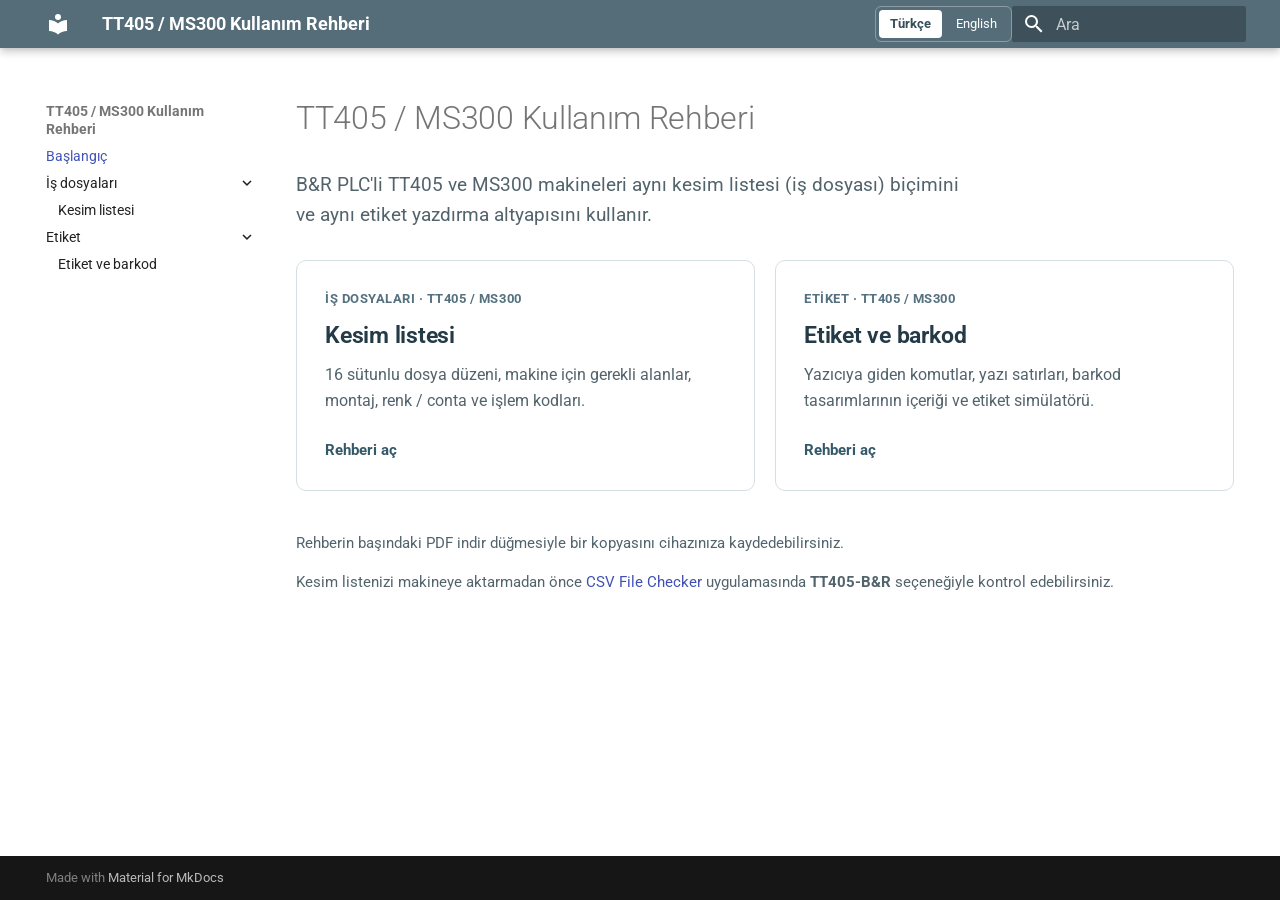
<file: index.html>
<!doctype html>
<html lang="tr" class="no-js">
  <head>
    
      <meta charset="utf-8">
      <meta name="viewport" content="width=device-width,initial-scale=1">
      
        <meta name="description" content="B&R PLC'li TT405 ve MS300 makineleri için kesim listesi (iş dosyası) ve etiket rehberi">
      
      
      
        <link rel="canonical" href="https://hm-info.github.io/br-cutlist/index.html">
      
      
      
        <link rel="next" href="cut_list_tr.html">
      
      
        
          <link rel="alternate" href="index.html" hreflang="tr">
        
          <link rel="alternate" href="home-en.html" hreflang="en">
        
      
      
      <link rel="icon" href="assets/images/favicon.png">
      <meta name="generator" content="mkdocs-1.6.1, mkdocs-material-9.7.6">
    
    
      
        <title>Başlangıç - TT405 / MS300 Kullanım Rehberi</title>
      
    
    
      <link rel="stylesheet" href="assets/stylesheets/main.484c7ddc.min.css">
      
        
        <link rel="stylesheet" href="assets/stylesheets/palette.ab4e12ef.min.css">
      
      


    
    
      
    
    
      
        
        
        <link rel="preconnect" href="https://fonts.gstatic.com" crossorigin>
        <link rel="stylesheet" href="https://fonts.googleapis.com/css?family=Roboto:300,300i,400,400i,700,700i%7CRoboto+Mono:400,400i,700,700i&display=fallback">
        <style>:root{--md-text-font:"Roboto";--md-code-font:"Roboto Mono"}</style>
      
    
    
      <link rel="stylesheet" href="stylesheets/guide.css">
    
      <link rel="stylesheet" href="stylesheets/downloads.css">
    
      <link rel="stylesheet" href="stylesheets/label.css">
    
    <script>__md_scope=new URL(".",location),__md_hash=e=>[...e].reduce(((e,_)=>(e<<5)-e+_.charCodeAt(0)),0),__md_get=(e,_=localStorage,t=__md_scope)=>JSON.parse(_.getItem(t.pathname+"."+e)),__md_set=(e,_,t=localStorage,a=__md_scope)=>{try{t.setItem(a.pathname+"."+e,JSON.stringify(_))}catch(e){}}</script>
    
      

    
    
  </head>
  
  
    
    
      
    
    
    
    
    <body dir="ltr" data-md-color-scheme="default" data-md-color-primary="blue-grey" data-md-color-accent="blue-grey">
  
    
    <input class="md-toggle" data-md-toggle="drawer" type="checkbox" id="__drawer" autocomplete="off">
    <input class="md-toggle" data-md-toggle="search" type="checkbox" id="__search" autocomplete="off">
    <label class="md-overlay" for="__drawer"></label>
    <div data-md-component="skip">
      
        
        <a href="#tt405-ms300-kullanm-rehberi" class="md-skip">
          Ana içeriğe geç
        </a>
      
    </div>
    <div data-md-component="announce">
      
    </div>
    
    
      

  

<header class="md-header md-header--shadow" data-md-component="header">
  <nav class="md-header__inner md-grid" aria-label="Başlık">
    <a href="index.html" title="TT405 / MS300 Kullanım Rehberi" class="md-header__button md-logo" aria-label="TT405 / MS300 Kullanım Rehberi" data-md-component="logo">
      
  
  <svg xmlns="http://www.w3.org/2000/svg" viewBox="0 0 24 24"><path d="M12 8a3 3 0 0 0 3-3 3 3 0 0 0-3-3 3 3 0 0 0-3 3 3 3 0 0 0 3 3m0 3.54C9.64 9.35 6.5 8 3 8v11c3.5 0 6.64 1.35 9 3.54 2.36-2.19 5.5-3.54 9-3.54V8c-3.5 0-6.64 1.35-9 3.54"/></svg>

    </a>
    <label class="md-header__button md-icon" for="__drawer">
      
      <svg xmlns="http://www.w3.org/2000/svg" viewBox="0 0 24 24"><path d="M3 6h18v2H3zm0 5h18v2H3zm0 5h18v2H3z"/></svg>
    </label>
    <div class="md-header__title" data-md-component="header-title">
      <div class="md-header__ellipsis">
        <div class="md-header__topic">
          <span class="md-ellipsis">
            TT405 / MS300 Kullanım Rehberi
          </span>
        </div>
        <div class="md-header__topic" data-md-component="header-topic">
          <span class="md-ellipsis">
            
              Başlangıç
            
          </span>
        </div>
      </div>
    </div>
    
      
        <form class="md-header__option" data-md-component="palette">
  
    
    
    
    <input class="md-option" data-md-color-media="" data-md-color-scheme="default" data-md-color-primary="blue-grey" data-md-color-accent="blue-grey"  aria-hidden="true"  type="radio" name="__palette" id="__palette_0">
    
  
</form>
      
    
    
      <script>var palette=__md_get("__palette");if(palette&&palette.color){if("(prefers-color-scheme)"===palette.color.media){var media=matchMedia("(prefers-color-scheme: light)"),input=document.querySelector(media.matches?"[data-md-color-media='(prefers-color-scheme: light)']":"[data-md-color-media='(prefers-color-scheme: dark)']");palette.color.media=input.getAttribute("data-md-color-media"),palette.color.scheme=input.getAttribute("data-md-color-scheme"),palette.color.primary=input.getAttribute("data-md-color-primary"),palette.color.accent=input.getAttribute("data-md-color-accent")}for(var[key,value]of Object.entries(palette.color))document.body.setAttribute("data-md-color-"+key,value)}</script>
    
    
      <nav class="guide-language" aria-label="Dil seçimi">
  
    <a href="index.html" lang="tr" hreflang="tr" aria-current="page">Türkçe</a>
  
    <a href="home-en.html" lang="en" hreflang="en">English</a>
  
</nav>
    
    
      
      
        <label class="md-header__button md-icon" for="__search">
          
          <svg xmlns="http://www.w3.org/2000/svg" viewBox="0 0 24 24"><path d="M9.5 3A6.5 6.5 0 0 1 16 9.5c0 1.61-.59 3.09-1.56 4.23l.27.27h.79l5 5-1.5 1.5-5-5v-.79l-.27-.27A6.52 6.52 0 0 1 9.5 16 6.5 6.5 0 0 1 3 9.5 6.5 6.5 0 0 1 9.5 3m0 2C7 5 5 7 5 9.5S7 14 9.5 14 14 12 14 9.5 12 5 9.5 5"/></svg>
        </label>
        <div class="md-search" data-md-component="search" role="dialog">
  <label class="md-search__overlay" for="__search"></label>
  <div class="md-search__inner" role="search">
    <form class="md-search__form" name="search">
      <input type="text" class="md-search__input" name="query" aria-label="Ara" placeholder="Ara" autocapitalize="off" autocorrect="off" autocomplete="off" spellcheck="false" data-md-component="search-query" required>
      <label class="md-search__icon md-icon" for="__search">
        
        <svg xmlns="http://www.w3.org/2000/svg" viewBox="0 0 24 24"><path d="M9.5 3A6.5 6.5 0 0 1 16 9.5c0 1.61-.59 3.09-1.56 4.23l.27.27h.79l5 5-1.5 1.5-5-5v-.79l-.27-.27A6.52 6.52 0 0 1 9.5 16 6.5 6.5 0 0 1 3 9.5 6.5 6.5 0 0 1 9.5 3m0 2C7 5 5 7 5 9.5S7 14 9.5 14 14 12 14 9.5 12 5 9.5 5"/></svg>
        
        <svg xmlns="http://www.w3.org/2000/svg" viewBox="0 0 24 24"><path d="M20 11v2H8l5.5 5.5-1.42 1.42L4.16 12l7.92-7.92L13.5 5.5 8 11z"/></svg>
      </label>
      <nav class="md-search__options" aria-label="Ara">
        
        <button type="reset" class="md-search__icon md-icon" title="Temizle" aria-label="Temizle" tabindex="-1">
          
          <svg xmlns="http://www.w3.org/2000/svg" viewBox="0 0 24 24"><path d="M19 6.41 17.59 5 12 10.59 6.41 5 5 6.41 10.59 12 5 17.59 6.41 19 12 13.41 17.59 19 19 17.59 13.41 12z"/></svg>
        </button>
      </nav>
      
    </form>
    <div class="md-search__output">
      <div class="md-search__scrollwrap" tabindex="0" data-md-scrollfix>
        <div class="md-search-result" data-md-component="search-result">
          <div class="md-search-result__meta">
            Arama başlatılıyor
          </div>
          <ol class="md-search-result__list" role="presentation"></ol>
        </div>
      </div>
    </div>
  </div>
</div>
      
    
    
  </nav>
  
</header>
    
    <div class="md-container" data-md-component="container">
      
      
        
          
        
      
      <main class="md-main" data-md-component="main">
        <div class="md-main__inner md-grid">
          
            
              
                
              
              <div class="md-sidebar md-sidebar--primary" data-md-component="sidebar" data-md-type="navigation" >
                <div class="md-sidebar__scrollwrap">
                  <div class="md-sidebar__inner">
                    



<nav class="md-nav md-nav--primary" aria-label="Navigasyon" data-md-level="0">
  <label class="md-nav__title" for="__drawer">
    <a href="index.html" title="TT405 / MS300 Kullanım Rehberi" class="md-nav__button md-logo" aria-label="TT405 / MS300 Kullanım Rehberi" data-md-component="logo">
      
  
  <svg xmlns="http://www.w3.org/2000/svg" viewBox="0 0 24 24"><path d="M12 8a3 3 0 0 0 3-3 3 3 0 0 0-3-3 3 3 0 0 0-3 3 3 3 0 0 0 3 3m0 3.54C9.64 9.35 6.5 8 3 8v11c3.5 0 6.64 1.35 9 3.54 2.36-2.19 5.5-3.54 9-3.54V8c-3.5 0-6.64 1.35-9 3.54"/></svg>

    </a>
    TT405 / MS300 Kullanım Rehberi
  </label>
  
  <ul class="md-nav__list" data-md-scrollfix>
    
      
      
  
  
    
  
  
  
    <li class="md-nav__item md-nav__item--active">
      
      <input class="md-nav__toggle md-toggle" type="checkbox" id="__toc">
      
      
        
      
      
      <a href="index.html" class="md-nav__link md-nav__link--active">
        
  
  
  <span class="md-ellipsis">
    
  
    Başlangıç
  

    
  </span>
  
  

      </a>
      
    </li>
  

    
      
      
  
  
  
  
    
    
    
    
    
    <li class="md-nav__item md-nav__item--nested">
      
        
        
          
        
        <input class="md-nav__toggle md-toggle md-toggle--indeterminate" type="checkbox" id="__nav_2" >
        
          
          <label class="md-nav__link" for="__nav_2" id="__nav_2_label" tabindex="0">
            
  
  
  <span class="md-ellipsis">
    
  
    İş dosyaları
  

    
  </span>
  
  

            <span class="md-nav__icon md-icon"></span>
          </label>
        
        <nav class="md-nav" data-md-level="1" aria-labelledby="__nav_2_label" aria-expanded="false">
          <label class="md-nav__title" for="__nav_2">
            <span class="md-nav__icon md-icon"></span>
            
  
    İş dosyaları
  

          </label>
          <ul class="md-nav__list" data-md-scrollfix>
            
              
                
  
  
  
  
    <li class="md-nav__item">
      <a href="cut_list_tr.html" class="md-nav__link">
        
  
  
  <span class="md-ellipsis">
    
  
    Kesim listesi
  

    
  </span>
  
  

      </a>
    </li>
  

              
            
          </ul>
        </nav>
      
    </li>
  

    
      
      
  
  
  
  
    
    
    
    
    
    <li class="md-nav__item md-nav__item--nested">
      
        
        
          
        
        <input class="md-nav__toggle md-toggle md-toggle--indeterminate" type="checkbox" id="__nav_3" >
        
          
          <label class="md-nav__link" for="__nav_3" id="__nav_3_label" tabindex="0">
            
  
  
  <span class="md-ellipsis">
    
  
    Etiket
  

    
  </span>
  
  

            <span class="md-nav__icon md-icon"></span>
          </label>
        
        <nav class="md-nav" data-md-level="1" aria-labelledby="__nav_3_label" aria-expanded="false">
          <label class="md-nav__title" for="__nav_3">
            <span class="md-nav__icon md-icon"></span>
            
  
    Etiket
  

          </label>
          <ul class="md-nav__list" data-md-scrollfix>
            
              
                
  
  
  
  
    <li class="md-nav__item">
      <a href="label_tr.html" class="md-nav__link">
        
  
  
  <span class="md-ellipsis">
    
  
    Etiket ve barkod
  

    
  </span>
  
  

      </a>
    </li>
  

              
            
          </ul>
        </nav>
      
    </li>
  

    
  </ul>
</nav>
                  </div>
                </div>
              </div>
            
            
              
                
              
              <div class="md-sidebar md-sidebar--secondary" data-md-component="sidebar" data-md-type="toc" hidden>
                <div class="md-sidebar__scrollwrap">
                  <div class="md-sidebar__inner">
                    

<nav class="md-nav md-nav--secondary" aria-label="İçindekiler">
  
  
  
    
  
  
</nav>
                  </div>
                </div>
              </div>
            
          
          
            <div class="md-content" data-md-component="content">
              
              <article class="md-content__inner md-typeset">
                
                  
  




<h1 id="tt405-ms300-kullanm-rehberi">TT405 / MS300 Kullanım Rehberi</h1>
<p class="guide-intro">B&amp;R PLC'li TT405 ve MS300 makineleri aynı kesim listesi (iş dosyası) biçimini ve aynı etiket yazdırma altyapısını kullanır.</p>

<div class="guide-grid">
  <a class="guide-card" href="cut_list_tr.html">
    <span class="guide-card__label">İş dosyaları · TT405 / MS300</span>
    <h2>Kesim listesi</h2>
    <p>16 sütunlu dosya düzeni, makine için gerekli alanlar, montaj, renk / conta ve işlem kodları.</p>
    <span class="guide-card__action">Rehberi aç</span>
  </a>
  <a class="guide-card" href="label_tr.html">
    <span class="guide-card__label">Etiket · TT405 / MS300</span>
    <h2>Etiket ve barkod</h2>
    <p>Yazıcıya giden komutlar, yazı satırları, barkod tasarımlarının içeriği ve etiket simülatörü.</p>
    <span class="guide-card__action">Rehberi aç</span>
  </a>
</div>

<p class="guide-note">Rehberin başındaki PDF indir düğmesiyle bir kopyasını cihazınıza kaydedebilirsiniz.</p>

<p class="guide-note">Kesim listenizi makineye aktarmadan önce <a href="https://hm-info.github.io/csv_file_checker_haffner/">CSV File Checker</a> uygulamasında <strong>TT405-B&amp;R</strong> seçeneğiyle kontrol edebilirsiniz.</p>







  
  




  



                
              </article>
            </div>
          
          
<script>var target=document.getElementById(location.hash.slice(1));target&&target.name&&(target.checked=target.name.startsWith("__tabbed_"))</script>
        </div>
        
          <button type="button" class="md-top md-icon" data-md-component="top" hidden>
  
  <svg xmlns="http://www.w3.org/2000/svg" viewBox="0 0 24 24"><path d="M13 20h-2V8l-5.5 5.5-1.42-1.42L12 4.16l7.92 7.92-1.42 1.42L13 8z"/></svg>
  Başa dön
</button>
        
      </main>
      
        <footer class="md-footer">
  
  <div class="md-footer-meta md-typeset">
    <div class="md-footer-meta__inner md-grid">
      <div class="md-copyright">
  
  
    Made with
    <a href="https://squidfunk.github.io/mkdocs-material/" target="_blank" rel="noopener">
      Material for MkDocs
    </a>
  
</div>
      
    </div>
  </div>
</footer>
      
    </div>
    <div class="md-dialog" data-md-component="dialog">
      <div class="md-dialog__inner md-typeset"></div>
    </div>
    
    
    
      
      
      <script id="__config" type="application/json">{"annotate": null, "base": ".", "features": ["navigation.expand", "navigation.top", "search.highlight"], "search": "assets/javascripts/workers/search.2c215733.min.js", "tags": null, "translations": {"clipboard.copied": "Kopyaland\u0131", "clipboard.copy": "Kopyala", "search.result.more.one": "Bu sayfada 1 tane daha", "search.result.more.other": "Bu sayfada # tane daha", "search.result.none": "E\u015fle\u015fen dok\u00fcman bulunamad\u0131", "search.result.one": "1 dok\u00fcman bulundu", "search.result.other": "# dok\u00fcman bulundu", "search.result.placeholder": "Aramaya ba\u015flamak i\u00e7in yaz\u0131n", "search.result.term.missing": "Eksik", "select.version": "Versiyon se\u00e7"}, "version": null}</script>
    
    
      <script src="assets/javascripts/bundle.79ae519e.min.js"></script>
      
        <script src="javascripts/label.js"></script>
      
    
  </body>
</html>
</file>
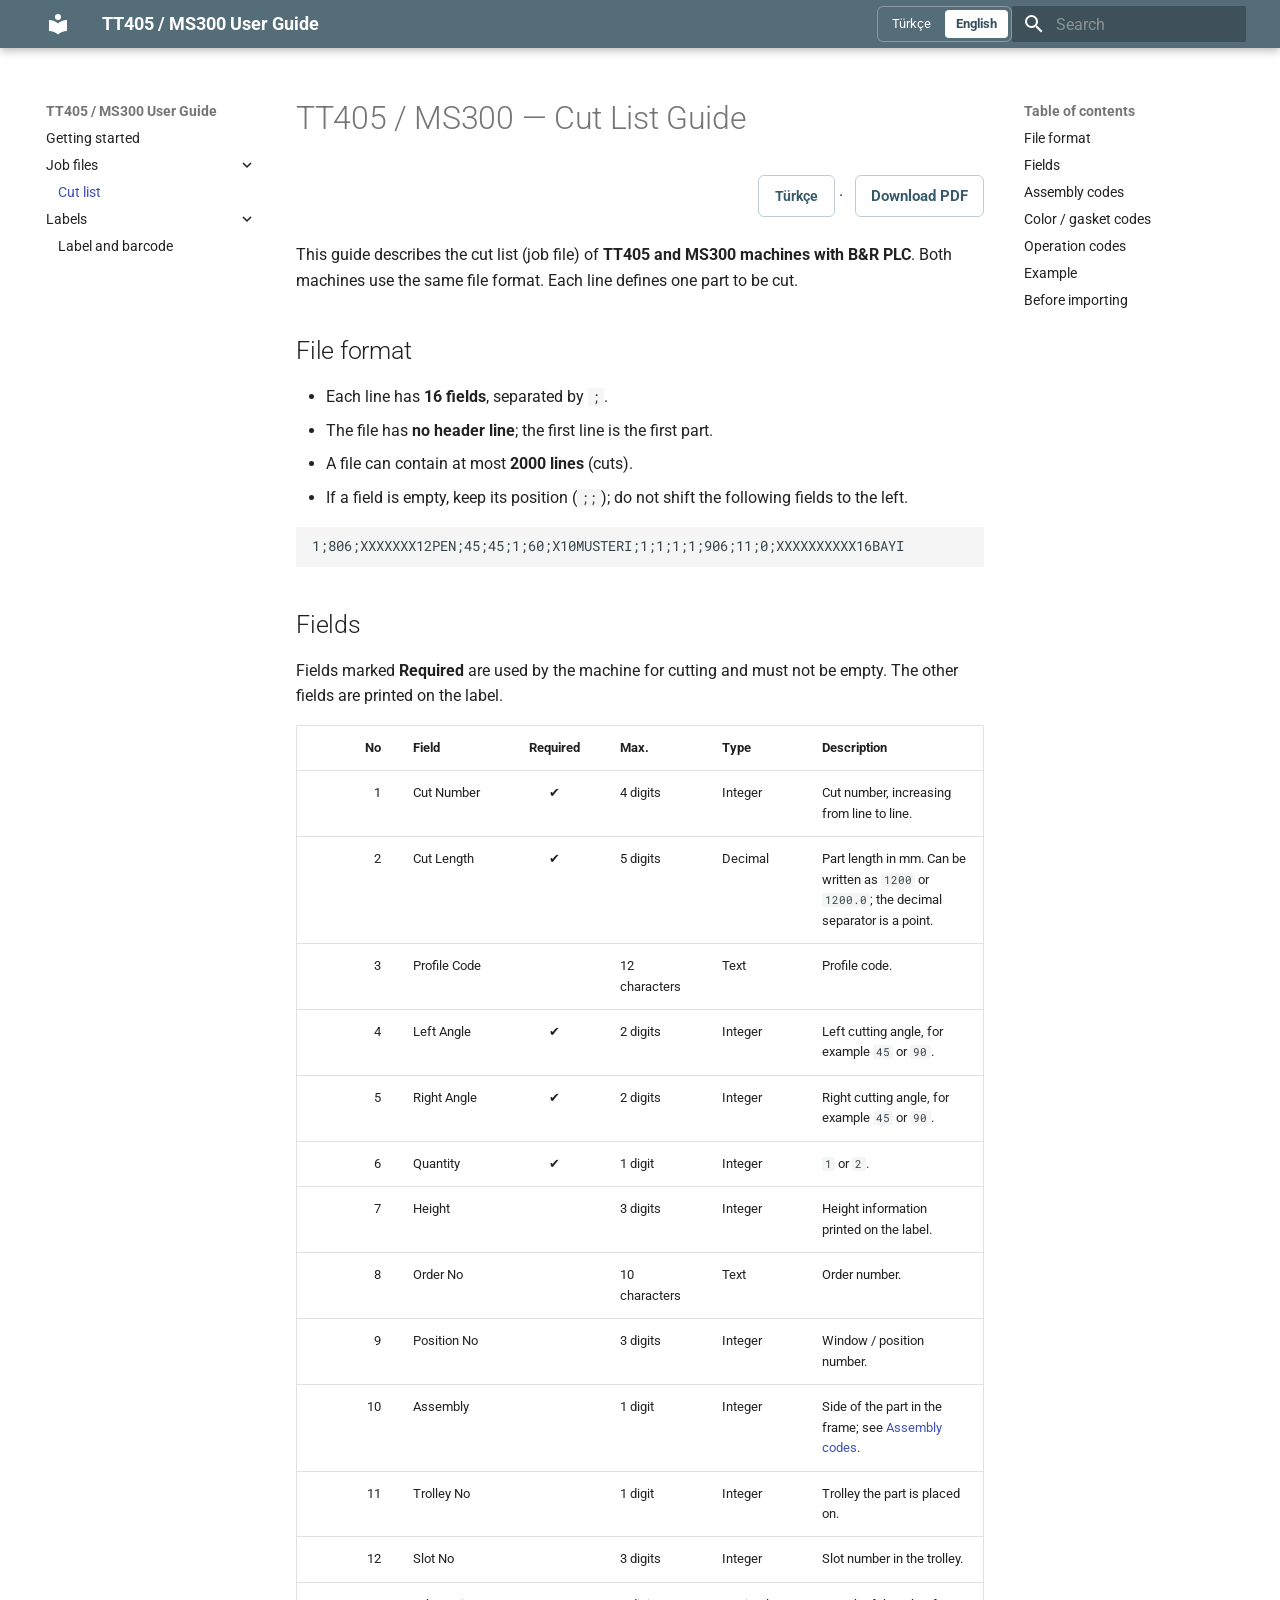
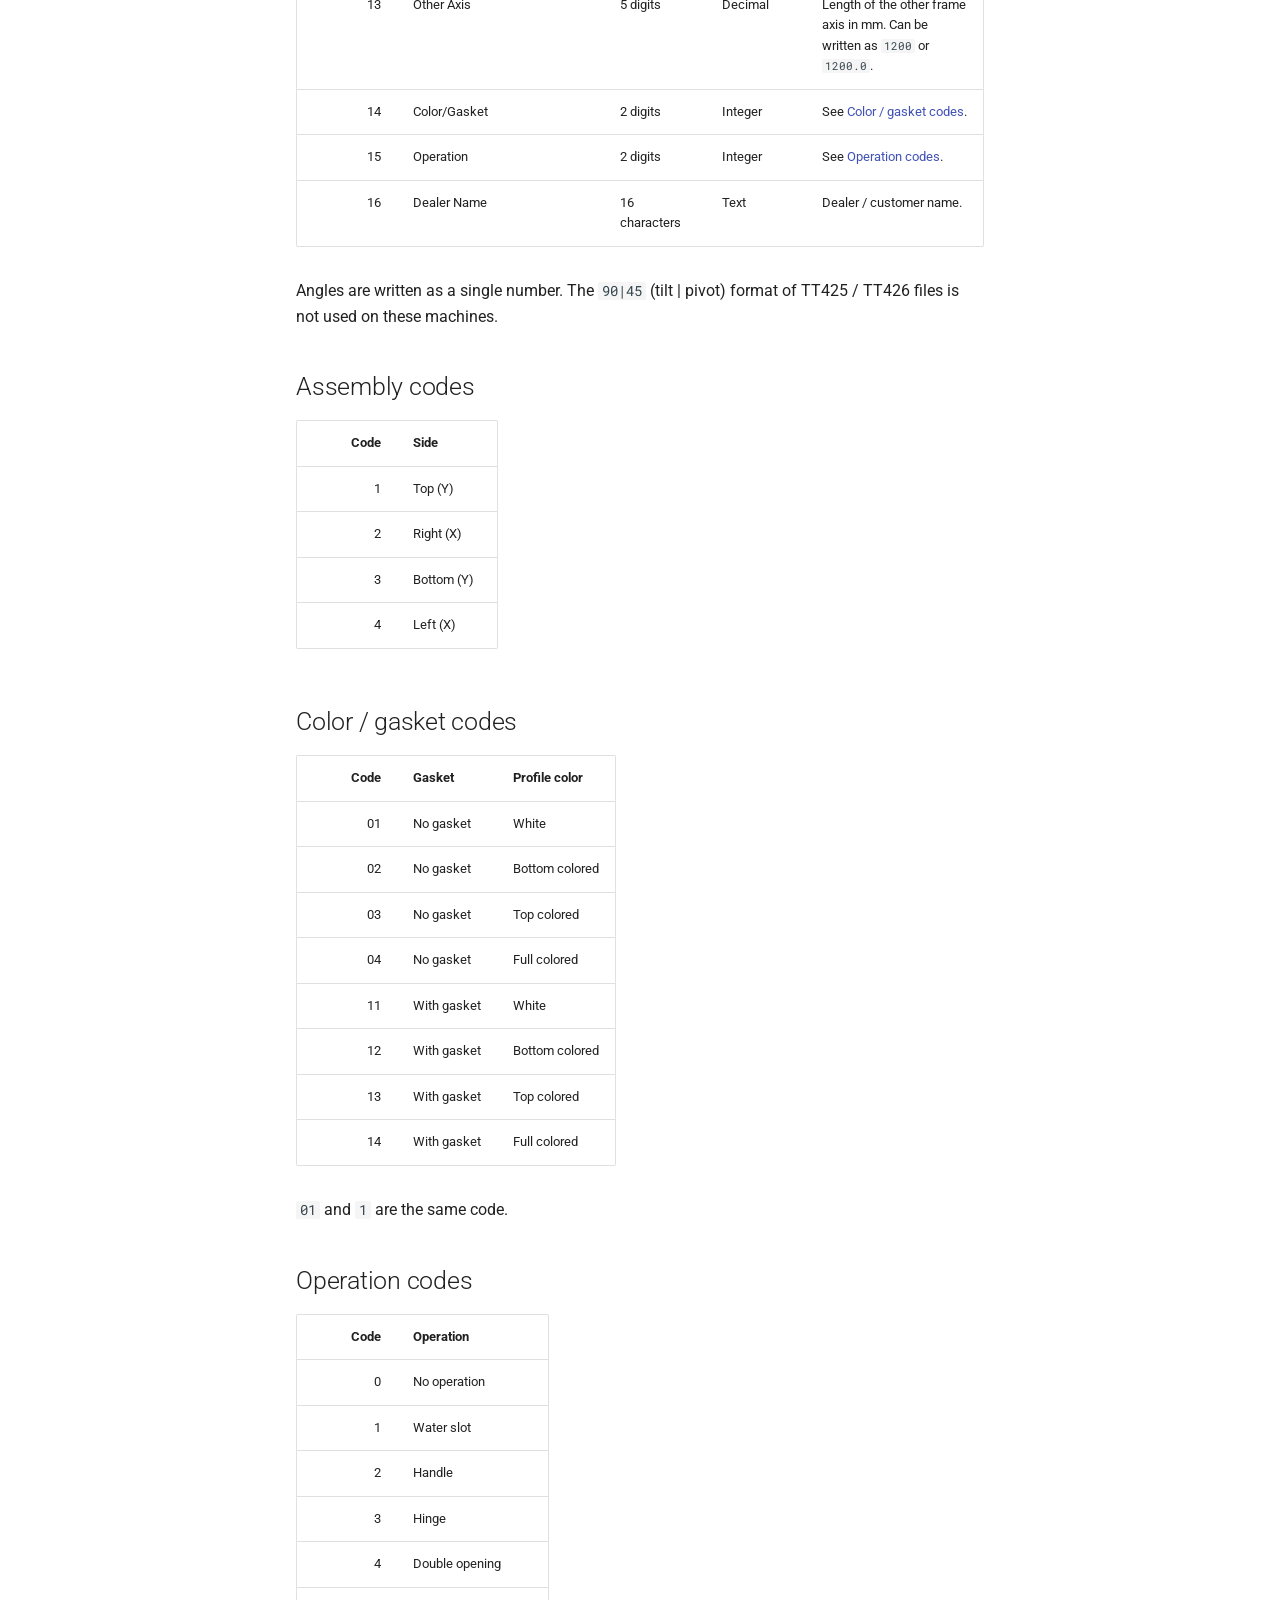
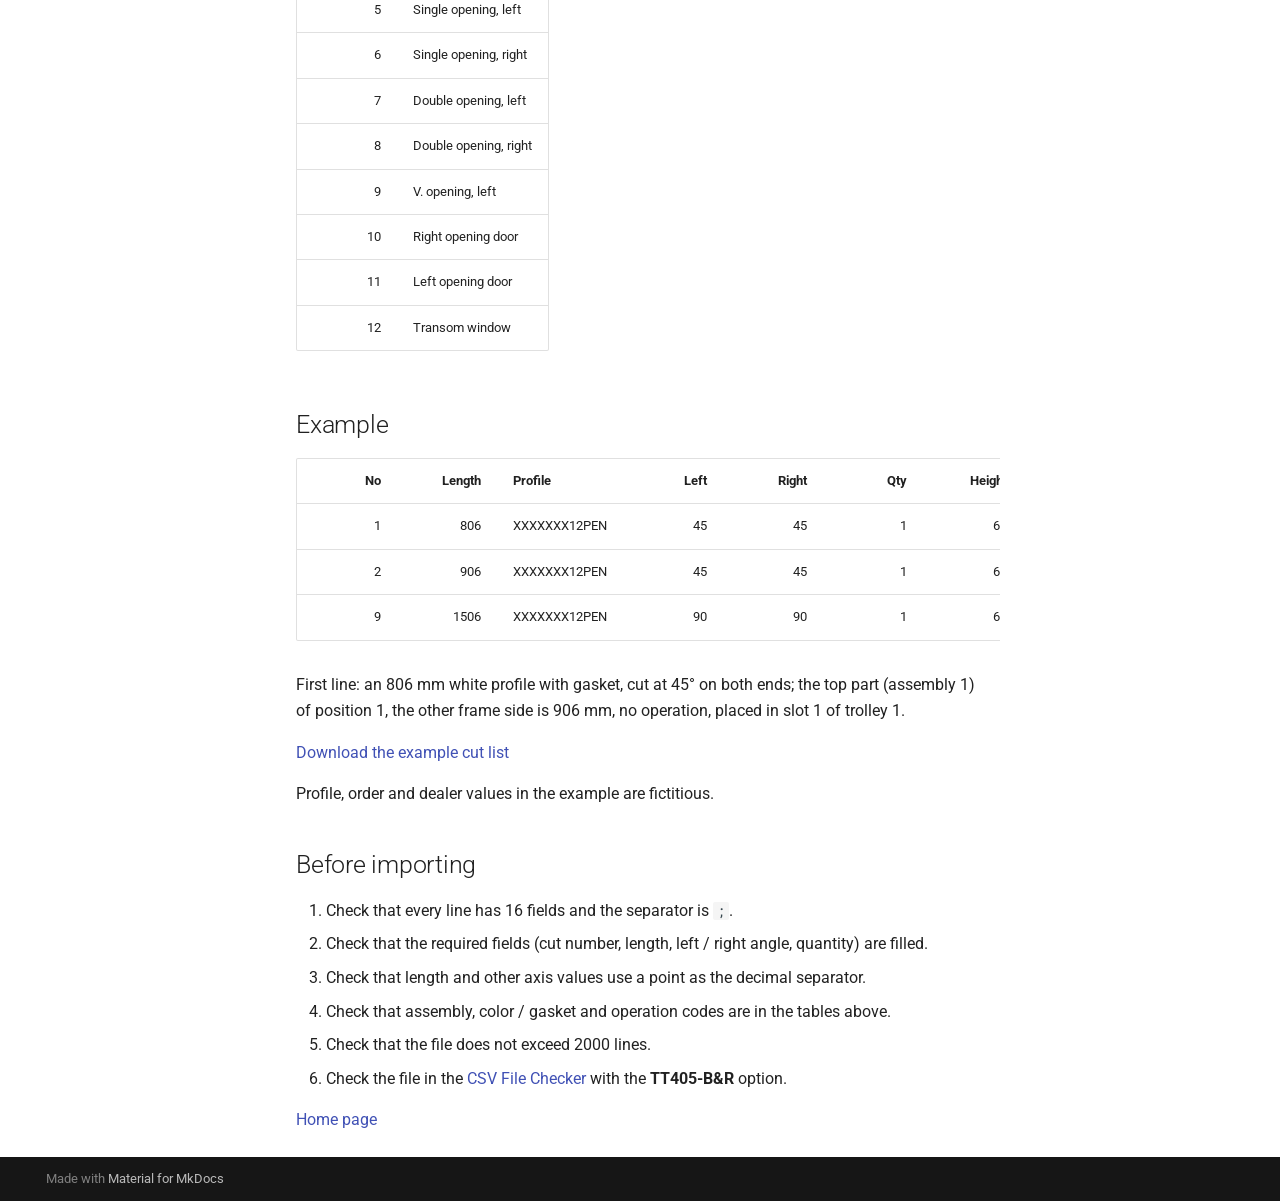
<file: cut_list_en.html>
<!doctype html>
<html lang="en" class="no-js">
  <head>
    
      <meta charset="utf-8">
      <meta name="viewport" content="width=device-width,initial-scale=1">
      
        <meta name="description" content="Cut list (job file) and label guide for TT405 and MS300 machines with B&R PLC.">
      
      
      
        <link rel="canonical" href="https://hm-info.github.io/br-cutlist/cut_list_en.html">
      
      
        <link rel="prev" href="home-en.html">
      
      
        <link rel="next" href="label_en.html">
      
      
        
          <link rel="alternate" href="cut_list_tr.html" hreflang="tr">
        
          <link rel="alternate" href="cut_list_en.html" hreflang="en">
        
      
      
      <link rel="icon" href="assets/images/favicon.png">
      <meta name="generator" content="mkdocs-1.6.1, mkdocs-material-9.7.6">
    
    
      
        <title>TT405 / MS300 — Cut List Guide - TT405 / MS300 User Guide</title>
      
    
    
      <link rel="stylesheet" href="assets/stylesheets/main.484c7ddc.min.css">
      
        
        <link rel="stylesheet" href="assets/stylesheets/palette.ab4e12ef.min.css">
      
      


    
    
      
    
    
      
        
        
        <link rel="preconnect" href="https://fonts.gstatic.com" crossorigin>
        <link rel="stylesheet" href="https://fonts.googleapis.com/css?family=Roboto:300,300i,400,400i,700,700i%7CRoboto+Mono:400,400i,700,700i&display=fallback">
        <style>:root{--md-text-font:"Roboto";--md-code-font:"Roboto Mono"}</style>
      
    
    
      <link rel="stylesheet" href="stylesheets/guide.css">
    
      <link rel="stylesheet" href="stylesheets/downloads.css">
    
      <link rel="stylesheet" href="stylesheets/label.css">
    
    <script>__md_scope=new URL(".",location),__md_hash=e=>[...e].reduce(((e,_)=>(e<<5)-e+_.charCodeAt(0)),0),__md_get=(e,_=localStorage,t=__md_scope)=>JSON.parse(_.getItem(t.pathname+"."+e)),__md_set=(e,_,t=localStorage,a=__md_scope)=>{try{t.setItem(a.pathname+"."+e,JSON.stringify(_))}catch(e){}}</script>
    
      

    
    
  </head>
  
  
    
    
      
    
    
    
    
    <body dir="ltr" data-md-color-scheme="default" data-md-color-primary="blue-grey" data-md-color-accent="blue-grey">
  
    
    <input class="md-toggle" data-md-toggle="drawer" type="checkbox" id="__drawer" autocomplete="off">
    <input class="md-toggle" data-md-toggle="search" type="checkbox" id="__search" autocomplete="off">
    <label class="md-overlay" for="__drawer"></label>
    <div data-md-component="skip">
      
        
        <a href="#tt405-ms300-cut-list-guide" class="md-skip">
          Skip to content
        </a>
      
    </div>
    <div data-md-component="announce">
      
    </div>
    
    
      

  

<header class="md-header md-header--shadow" data-md-component="header">
  <nav class="md-header__inner md-grid" aria-label="Header">
    <a href="home-en.html" title="TT405 / MS300 User Guide" class="md-header__button md-logo" aria-label="TT405 / MS300 User Guide" data-md-component="logo">
      
  
  <svg xmlns="http://www.w3.org/2000/svg" viewBox="0 0 24 24"><path d="M12 8a3 3 0 0 0 3-3 3 3 0 0 0-3-3 3 3 0 0 0-3 3 3 3 0 0 0 3 3m0 3.54C9.64 9.35 6.5 8 3 8v11c3.5 0 6.64 1.35 9 3.54 2.36-2.19 5.5-3.54 9-3.54V8c-3.5 0-6.64 1.35-9 3.54"/></svg>

    </a>
    <label class="md-header__button md-icon" for="__drawer">
      
      <svg xmlns="http://www.w3.org/2000/svg" viewBox="0 0 24 24"><path d="M3 6h18v2H3zm0 5h18v2H3zm0 5h18v2H3z"/></svg>
    </label>
    <div class="md-header__title" data-md-component="header-title">
      <div class="md-header__ellipsis">
        <div class="md-header__topic">
          <span class="md-ellipsis">
            TT405 / MS300 User Guide
          </span>
        </div>
        <div class="md-header__topic" data-md-component="header-topic">
          <span class="md-ellipsis">
            
              TT405 / MS300 — Cut List Guide
            
          </span>
        </div>
      </div>
    </div>
    
      
        <form class="md-header__option" data-md-component="palette">
  
    
    
    
    <input class="md-option" data-md-color-media="" data-md-color-scheme="default" data-md-color-primary="blue-grey" data-md-color-accent="blue-grey"  aria-hidden="true"  type="radio" name="__palette" id="__palette_0">
    
  
</form>
      
    
    
      <script>var palette=__md_get("__palette");if(palette&&palette.color){if("(prefers-color-scheme)"===palette.color.media){var media=matchMedia("(prefers-color-scheme: light)"),input=document.querySelector(media.matches?"[data-md-color-media='(prefers-color-scheme: light)']":"[data-md-color-media='(prefers-color-scheme: dark)']");palette.color.media=input.getAttribute("data-md-color-media"),palette.color.scheme=input.getAttribute("data-md-color-scheme"),palette.color.primary=input.getAttribute("data-md-color-primary"),palette.color.accent=input.getAttribute("data-md-color-accent")}for(var[key,value]of Object.entries(palette.color))document.body.setAttribute("data-md-color-"+key,value)}</script>
    
    
      <nav class="guide-language" aria-label="Language">
  
    <a href="cut_list_tr.html" lang="tr" hreflang="tr">Türkçe</a>
  
    <a href="cut_list_en.html" lang="en" hreflang="en" aria-current="page">English</a>
  
</nav>
    
    
      
      
        <label class="md-header__button md-icon" for="__search">
          
          <svg xmlns="http://www.w3.org/2000/svg" viewBox="0 0 24 24"><path d="M9.5 3A6.5 6.5 0 0 1 16 9.5c0 1.61-.59 3.09-1.56 4.23l.27.27h.79l5 5-1.5 1.5-5-5v-.79l-.27-.27A6.52 6.52 0 0 1 9.5 16 6.5 6.5 0 0 1 3 9.5 6.5 6.5 0 0 1 9.5 3m0 2C7 5 5 7 5 9.5S7 14 9.5 14 14 12 14 9.5 12 5 9.5 5"/></svg>
        </label>
        <div class="md-search" data-md-component="search" role="dialog">
  <label class="md-search__overlay" for="__search"></label>
  <div class="md-search__inner" role="search">
    <form class="md-search__form" name="search">
      <input type="text" class="md-search__input" name="query" aria-label="Search" placeholder="Search" autocapitalize="off" autocorrect="off" autocomplete="off" spellcheck="false" data-md-component="search-query" required>
      <label class="md-search__icon md-icon" for="__search">
        
        <svg xmlns="http://www.w3.org/2000/svg" viewBox="0 0 24 24"><path d="M9.5 3A6.5 6.5 0 0 1 16 9.5c0 1.61-.59 3.09-1.56 4.23l.27.27h.79l5 5-1.5 1.5-5-5v-.79l-.27-.27A6.52 6.52 0 0 1 9.5 16 6.5 6.5 0 0 1 3 9.5 6.5 6.5 0 0 1 9.5 3m0 2C7 5 5 7 5 9.5S7 14 9.5 14 14 12 14 9.5 12 5 9.5 5"/></svg>
        
        <svg xmlns="http://www.w3.org/2000/svg" viewBox="0 0 24 24"><path d="M20 11v2H8l5.5 5.5-1.42 1.42L4.16 12l7.92-7.92L13.5 5.5 8 11z"/></svg>
      </label>
      <nav class="md-search__options" aria-label="Search">
        
        <button type="reset" class="md-search__icon md-icon" title="Clear" aria-label="Clear" tabindex="-1">
          
          <svg xmlns="http://www.w3.org/2000/svg" viewBox="0 0 24 24"><path d="M19 6.41 17.59 5 12 10.59 6.41 5 5 6.41 10.59 12 5 17.59 6.41 19 12 13.41 17.59 19 19 17.59 13.41 12z"/></svg>
        </button>
      </nav>
      
    </form>
    <div class="md-search__output">
      <div class="md-search__scrollwrap" tabindex="0" data-md-scrollfix>
        <div class="md-search-result" data-md-component="search-result">
          <div class="md-search-result__meta">
            Initializing search
          </div>
          <ol class="md-search-result__list" role="presentation"></ol>
        </div>
      </div>
    </div>
  </div>
</div>
      
    
    
  </nav>
  
</header>
    
    <div class="md-container" data-md-component="container">
      
      
        
          
        
      
      <main class="md-main" data-md-component="main">
        <div class="md-main__inner md-grid">
          
            
              
              <div class="md-sidebar md-sidebar--primary" data-md-component="sidebar" data-md-type="navigation" >
                <div class="md-sidebar__scrollwrap">
                  <div class="md-sidebar__inner">
                    



<nav class="md-nav md-nav--primary" aria-label="Navigation" data-md-level="0">
  <label class="md-nav__title" for="__drawer">
    <a href="home-en.html" title="TT405 / MS300 User Guide" class="md-nav__button md-logo" aria-label="TT405 / MS300 User Guide" data-md-component="logo">
      
  
  <svg xmlns="http://www.w3.org/2000/svg" viewBox="0 0 24 24"><path d="M12 8a3 3 0 0 0 3-3 3 3 0 0 0-3-3 3 3 0 0 0-3 3 3 3 0 0 0 3 3m0 3.54C9.64 9.35 6.5 8 3 8v11c3.5 0 6.64 1.35 9 3.54 2.36-2.19 5.5-3.54 9-3.54V8c-3.5 0-6.64 1.35-9 3.54"/></svg>

    </a>
    TT405 / MS300 User Guide
  </label>
  
  <ul class="md-nav__list" data-md-scrollfix>
    
      
      
  
  
  
  
    <li class="md-nav__item">
      <a href="home-en.html" class="md-nav__link">
        
  
  
  <span class="md-ellipsis">
    
  
    Getting started
  

    
  </span>
  
  

      </a>
    </li>
  

    
      
      
  
  
    
  
  
  
    
    
    
    
    
    <li class="md-nav__item md-nav__item--active md-nav__item--nested">
      
        
        
        <input class="md-nav__toggle md-toggle " type="checkbox" id="__nav_2" checked>
        
          
          <label class="md-nav__link" for="__nav_2" id="__nav_2_label" tabindex="0">
            
  
  
  <span class="md-ellipsis">
    
  
    Job files
  

    
  </span>
  
  

            <span class="md-nav__icon md-icon"></span>
          </label>
        
        <nav class="md-nav" data-md-level="1" aria-labelledby="__nav_2_label" aria-expanded="true">
          <label class="md-nav__title" for="__nav_2">
            <span class="md-nav__icon md-icon"></span>
            
  
    Job files
  

          </label>
          <ul class="md-nav__list" data-md-scrollfix>
            
              
                
  
  
    
  
  
  
    <li class="md-nav__item md-nav__item--active">
      
      <input class="md-nav__toggle md-toggle" type="checkbox" id="__toc">
      
      
        
      
      
        <label class="md-nav__link md-nav__link--active" for="__toc">
          
  
  
  <span class="md-ellipsis">
    
  
    Cut list
  

    
  </span>
  
  

          <span class="md-nav__icon md-icon"></span>
        </label>
      
      <a href="cut_list_en.html" class="md-nav__link md-nav__link--active">
        
  
  
  <span class="md-ellipsis">
    
  
    Cut list
  

    
  </span>
  
  

      </a>
      
        

<nav class="md-nav md-nav--secondary" aria-label="Table of contents">
  
  
  
    
  
  
    <label class="md-nav__title" for="__toc">
      <span class="md-nav__icon md-icon"></span>
      Table of contents
    </label>
    <ul class="md-nav__list" data-md-component="toc" data-md-scrollfix>
      
        <li class="md-nav__item">
  <a href="#file-format" class="md-nav__link">
    <span class="md-ellipsis">
      
        File format
      
    </span>
  </a>
  
</li>
      
        <li class="md-nav__item">
  <a href="#fields" class="md-nav__link">
    <span class="md-ellipsis">
      
        Fields
      
    </span>
  </a>
  
</li>
      
        <li class="md-nav__item">
  <a href="#assembly-codes" class="md-nav__link">
    <span class="md-ellipsis">
      
        Assembly codes
      
    </span>
  </a>
  
</li>
      
        <li class="md-nav__item">
  <a href="#color-gasket-codes" class="md-nav__link">
    <span class="md-ellipsis">
      
        Color / gasket codes
      
    </span>
  </a>
  
</li>
      
        <li class="md-nav__item">
  <a href="#operation-codes" class="md-nav__link">
    <span class="md-ellipsis">
      
        Operation codes
      
    </span>
  </a>
  
</li>
      
        <li class="md-nav__item">
  <a href="#example" class="md-nav__link">
    <span class="md-ellipsis">
      
        Example
      
    </span>
  </a>
  
</li>
      
        <li class="md-nav__item">
  <a href="#before-importing" class="md-nav__link">
    <span class="md-ellipsis">
      
        Before importing
      
    </span>
  </a>
  
</li>
      
    </ul>
  
</nav>
      
    </li>
  

              
            
          </ul>
        </nav>
      
    </li>
  

    
      
      
  
  
  
  
    
    
    
    
    
    <li class="md-nav__item md-nav__item--nested">
      
        
        
          
        
        <input class="md-nav__toggle md-toggle md-toggle--indeterminate" type="checkbox" id="__nav_3" >
        
          
          <label class="md-nav__link" for="__nav_3" id="__nav_3_label" tabindex="0">
            
  
  
  <span class="md-ellipsis">
    
  
    Labels
  

    
  </span>
  
  

            <span class="md-nav__icon md-icon"></span>
          </label>
        
        <nav class="md-nav" data-md-level="1" aria-labelledby="__nav_3_label" aria-expanded="false">
          <label class="md-nav__title" for="__nav_3">
            <span class="md-nav__icon md-icon"></span>
            
  
    Labels
  

          </label>
          <ul class="md-nav__list" data-md-scrollfix>
            
              
                
  
  
  
  
    <li class="md-nav__item">
      <a href="label_en.html" class="md-nav__link">
        
  
  
  <span class="md-ellipsis">
    
  
    Label and barcode
  

    
  </span>
  
  

      </a>
    </li>
  

              
            
          </ul>
        </nav>
      
    </li>
  

    
  </ul>
</nav>
                  </div>
                </div>
              </div>
            
            
              
              <div class="md-sidebar md-sidebar--secondary" data-md-component="sidebar" data-md-type="toc" >
                <div class="md-sidebar__scrollwrap">
                  <div class="md-sidebar__inner">
                    

<nav class="md-nav md-nav--secondary" aria-label="Table of contents">
  
  
  
    
  
  
    <label class="md-nav__title" for="__toc">
      <span class="md-nav__icon md-icon"></span>
      Table of contents
    </label>
    <ul class="md-nav__list" data-md-component="toc" data-md-scrollfix>
      
        <li class="md-nav__item">
  <a href="#file-format" class="md-nav__link">
    <span class="md-ellipsis">
      
        File format
      
    </span>
  </a>
  
</li>
      
        <li class="md-nav__item">
  <a href="#fields" class="md-nav__link">
    <span class="md-ellipsis">
      
        Fields
      
    </span>
  </a>
  
</li>
      
        <li class="md-nav__item">
  <a href="#assembly-codes" class="md-nav__link">
    <span class="md-ellipsis">
      
        Assembly codes
      
    </span>
  </a>
  
</li>
      
        <li class="md-nav__item">
  <a href="#color-gasket-codes" class="md-nav__link">
    <span class="md-ellipsis">
      
        Color / gasket codes
      
    </span>
  </a>
  
</li>
      
        <li class="md-nav__item">
  <a href="#operation-codes" class="md-nav__link">
    <span class="md-ellipsis">
      
        Operation codes
      
    </span>
  </a>
  
</li>
      
        <li class="md-nav__item">
  <a href="#example" class="md-nav__link">
    <span class="md-ellipsis">
      
        Example
      
    </span>
  </a>
  
</li>
      
        <li class="md-nav__item">
  <a href="#before-importing" class="md-nav__link">
    <span class="md-ellipsis">
      
        Before importing
      
    </span>
  </a>
  
</li>
      
    </ul>
  
</nav>
                  </div>
                </div>
              </div>
            
          
          
            <div class="md-content" data-md-component="content">
              
              <article class="md-content__inner md-typeset">
                
                  



<h1 id="tt405-ms300-cut-list-guide">TT405 / MS300 — Cut List Guide</h1>
<div class="document-tools">
<p><a href="cut_list_tr.html">Türkçe</a> · <strong><a href="downloads/tt405-ms300-cut-list-en.pdf">Download PDF</a></strong></p>
</div>
<p>This guide describes the cut list (job file) of <strong>TT405 and MS300 machines with B&amp;R PLC</strong>. Both machines use the same file format. Each line defines one part to be cut.</p>
<h2 id="file-format">File format</h2>
<ul>
<li>Each line has <strong>16 fields</strong>, separated by <code>;</code>.</li>
<li>The file has <strong>no header line</strong>; the first line is the first part.</li>
<li>A file can contain at most <strong>2000 lines</strong> (cuts).</li>
<li>If a field is empty, keep its position (<code>;;</code>); do not shift the following fields to the left.</li>
</ul>
<pre><code class="language-text">1;806;XXXXXXX12PEN;45;45;1;60;X10MUSTERI;1;1;1;1;906;11;0;XXXXXXXXXX16BAYI
</code></pre>
<h2 id="fields">Fields</h2>
<p>Fields marked <strong>Required</strong> are used by the machine for cutting and must not be empty. The other fields are printed on the label.</p>
<table>
<thead>
<tr>
<th style="text-align: right;">No</th>
<th>Field</th>
<th style="text-align: center;">Required</th>
<th>Max.</th>
<th>Type</th>
<th>Description</th>
</tr>
</thead>
<tbody>
<tr>
<td style="text-align: right;">1</td>
<td>Cut Number</td>
<td style="text-align: center;">✔</td>
<td>4 digits</td>
<td>Integer</td>
<td>Cut number, increasing from line to line.</td>
</tr>
<tr>
<td style="text-align: right;">2</td>
<td>Cut Length</td>
<td style="text-align: center;">✔</td>
<td>5 digits</td>
<td>Decimal</td>
<td>Part length in mm. Can be written as <code>1200</code> or <code>1200.0</code>; the decimal separator is a point.</td>
</tr>
<tr>
<td style="text-align: right;">3</td>
<td>Profile Code</td>
<td style="text-align: center;"></td>
<td>12 characters</td>
<td>Text</td>
<td>Profile code.</td>
</tr>
<tr>
<td style="text-align: right;">4</td>
<td>Left Angle</td>
<td style="text-align: center;">✔</td>
<td>2 digits</td>
<td>Integer</td>
<td>Left cutting angle, for example <code>45</code> or <code>90</code>.</td>
</tr>
<tr>
<td style="text-align: right;">5</td>
<td>Right Angle</td>
<td style="text-align: center;">✔</td>
<td>2 digits</td>
<td>Integer</td>
<td>Right cutting angle, for example <code>45</code> or <code>90</code>.</td>
</tr>
<tr>
<td style="text-align: right;">6</td>
<td>Quantity</td>
<td style="text-align: center;">✔</td>
<td>1 digit</td>
<td>Integer</td>
<td><code>1</code> or <code>2</code>.</td>
</tr>
<tr>
<td style="text-align: right;">7</td>
<td>Height</td>
<td style="text-align: center;"></td>
<td>3 digits</td>
<td>Integer</td>
<td>Height information printed on the label.</td>
</tr>
<tr>
<td style="text-align: right;">8</td>
<td>Order No</td>
<td style="text-align: center;"></td>
<td>10 characters</td>
<td>Text</td>
<td>Order number.</td>
</tr>
<tr>
<td style="text-align: right;">9</td>
<td>Position No</td>
<td style="text-align: center;"></td>
<td>3 digits</td>
<td>Integer</td>
<td>Window / position number.</td>
</tr>
<tr>
<td style="text-align: right;">10</td>
<td>Assembly</td>
<td style="text-align: center;"></td>
<td>1 digit</td>
<td>Integer</td>
<td>Side of the part in the frame; see <a href="#assembly-codes">Assembly codes</a>.</td>
</tr>
<tr>
<td style="text-align: right;">11</td>
<td>Trolley No</td>
<td style="text-align: center;"></td>
<td>1 digit</td>
<td>Integer</td>
<td>Trolley the part is placed on.</td>
</tr>
<tr>
<td style="text-align: right;">12</td>
<td>Slot No</td>
<td style="text-align: center;"></td>
<td>3 digits</td>
<td>Integer</td>
<td>Slot number in the trolley.</td>
</tr>
<tr>
<td style="text-align: right;">13</td>
<td>Other Axis</td>
<td style="text-align: center;"></td>
<td>5 digits</td>
<td>Decimal</td>
<td>Length of the other frame axis in mm. Can be written as <code>1200</code> or <code>1200.0</code>.</td>
</tr>
<tr>
<td style="text-align: right;">14</td>
<td>Color/Gasket</td>
<td style="text-align: center;"></td>
<td>2 digits</td>
<td>Integer</td>
<td>See <a href="#color-gasket-codes">Color / gasket codes</a>.</td>
</tr>
<tr>
<td style="text-align: right;">15</td>
<td>Operation</td>
<td style="text-align: center;"></td>
<td>2 digits</td>
<td>Integer</td>
<td>See <a href="#operation-codes">Operation codes</a>.</td>
</tr>
<tr>
<td style="text-align: right;">16</td>
<td>Dealer Name</td>
<td style="text-align: center;"></td>
<td>16 characters</td>
<td>Text</td>
<td>Dealer / customer name.</td>
</tr>
</tbody>
</table>
<p>Angles are written as a single number. The <code>90|45</code> (tilt | pivot) format of TT425 / TT426 files is not used on these machines.</p>
<h2 id="assembly-codes">Assembly codes</h2>
<table>
<thead>
<tr>
<th style="text-align: right;">Code</th>
<th>Side</th>
</tr>
</thead>
<tbody>
<tr>
<td style="text-align: right;">1</td>
<td>Top (Y)</td>
</tr>
<tr>
<td style="text-align: right;">2</td>
<td>Right (X)</td>
</tr>
<tr>
<td style="text-align: right;">3</td>
<td>Bottom (Y)</td>
</tr>
<tr>
<td style="text-align: right;">4</td>
<td>Left (X)</td>
</tr>
</tbody>
</table>
<h2 id="color-gasket-codes">Color / gasket codes</h2>
<table>
<thead>
<tr>
<th style="text-align: right;">Code</th>
<th>Gasket</th>
<th>Profile color</th>
</tr>
</thead>
<tbody>
<tr>
<td style="text-align: right;">01</td>
<td>No gasket</td>
<td>White</td>
</tr>
<tr>
<td style="text-align: right;">02</td>
<td>No gasket</td>
<td>Bottom colored</td>
</tr>
<tr>
<td style="text-align: right;">03</td>
<td>No gasket</td>
<td>Top colored</td>
</tr>
<tr>
<td style="text-align: right;">04</td>
<td>No gasket</td>
<td>Full colored</td>
</tr>
<tr>
<td style="text-align: right;">11</td>
<td>With gasket</td>
<td>White</td>
</tr>
<tr>
<td style="text-align: right;">12</td>
<td>With gasket</td>
<td>Bottom colored</td>
</tr>
<tr>
<td style="text-align: right;">13</td>
<td>With gasket</td>
<td>Top colored</td>
</tr>
<tr>
<td style="text-align: right;">14</td>
<td>With gasket</td>
<td>Full colored</td>
</tr>
</tbody>
</table>
<p><code>01</code> and <code>1</code> are the same code.</p>
<h2 id="operation-codes">Operation codes</h2>
<table>
<thead>
<tr>
<th style="text-align: right;">Code</th>
<th>Operation</th>
</tr>
</thead>
<tbody>
<tr>
<td style="text-align: right;">0</td>
<td>No operation</td>
</tr>
<tr>
<td style="text-align: right;">1</td>
<td>Water slot</td>
</tr>
<tr>
<td style="text-align: right;">2</td>
<td>Handle</td>
</tr>
<tr>
<td style="text-align: right;">3</td>
<td>Hinge</td>
</tr>
<tr>
<td style="text-align: right;">4</td>
<td>Double opening</td>
</tr>
<tr>
<td style="text-align: right;">5</td>
<td>Single opening, left</td>
</tr>
<tr>
<td style="text-align: right;">6</td>
<td>Single opening, right</td>
</tr>
<tr>
<td style="text-align: right;">7</td>
<td>Double opening, left</td>
</tr>
<tr>
<td style="text-align: right;">8</td>
<td>Double opening, right</td>
</tr>
<tr>
<td style="text-align: right;">9</td>
<td>V. opening, left</td>
</tr>
<tr>
<td style="text-align: right;">10</td>
<td>Right opening door</td>
</tr>
<tr>
<td style="text-align: right;">11</td>
<td>Left opening door</td>
</tr>
<tr>
<td style="text-align: right;">12</td>
<td>Transom window</td>
</tr>
</tbody>
</table>
<h2 id="example">Example</h2>
<table>
<thead>
<tr>
<th style="text-align: right;">No</th>
<th style="text-align: right;">Length</th>
<th>Profile</th>
<th style="text-align: right;">Left</th>
<th style="text-align: right;">Right</th>
<th style="text-align: right;">Qty</th>
<th style="text-align: right;">Height</th>
<th>Order</th>
<th style="text-align: right;">Pos.</th>
<th style="text-align: right;">Assembly</th>
<th style="text-align: right;">Trolley</th>
<th style="text-align: right;">Slot</th>
<th style="text-align: right;">Other axis</th>
<th style="text-align: right;">Color/Gasket</th>
<th style="text-align: right;">Operation</th>
<th>Dealer</th>
</tr>
</thead>
<tbody>
<tr>
<td style="text-align: right;">1</td>
<td style="text-align: right;">806</td>
<td>XXXXXXX12PEN</td>
<td style="text-align: right;">45</td>
<td style="text-align: right;">45</td>
<td style="text-align: right;">1</td>
<td style="text-align: right;">60</td>
<td>X10MUSTERI</td>
<td style="text-align: right;">1</td>
<td style="text-align: right;">1</td>
<td style="text-align: right;">1</td>
<td style="text-align: right;">1</td>
<td style="text-align: right;">906</td>
<td style="text-align: right;">11</td>
<td style="text-align: right;">0</td>
<td>XXXXXXXXXX16BAYI</td>
</tr>
<tr>
<td style="text-align: right;">2</td>
<td style="text-align: right;">906</td>
<td>XXXXXXX12PEN</td>
<td style="text-align: right;">45</td>
<td style="text-align: right;">45</td>
<td style="text-align: right;">1</td>
<td style="text-align: right;">60</td>
<td>X10MUSTERI</td>
<td style="text-align: right;">1</td>
<td style="text-align: right;">2</td>
<td style="text-align: right;">1</td>
<td style="text-align: right;">2</td>
<td style="text-align: right;">806</td>
<td style="text-align: right;">11</td>
<td style="text-align: right;">1</td>
<td>XXXXXXXXXX16BAYI</td>
</tr>
<tr>
<td style="text-align: right;">9</td>
<td style="text-align: right;">1506</td>
<td>XXXXXXX12PEN</td>
<td style="text-align: right;">90</td>
<td style="text-align: right;">90</td>
<td style="text-align: right;">1</td>
<td style="text-align: right;">60</td>
<td>X10MUSTERI</td>
<td style="text-align: right;">200</td>
<td style="text-align: right;">1</td>
<td style="text-align: right;">2</td>
<td style="text-align: right;">10</td>
<td style="text-align: right;">1806</td>
<td style="text-align: right;">1</td>
<td style="text-align: right;">8</td>
<td>XXXXXXXXXX16BAYI</td>
</tr>
</tbody>
</table>
<p>First line: an 806 mm white profile with gasket, cut at 45° on both ends; the top part (assembly 1) of position 1, the other frame side is 906 mm, no operation, placed in slot 1 of trolley 1.</p>
<p><a href="downloads/TT405_MS300_Cut_List_Example.csv">Download the example cut list</a></p>
<p>Profile, order and dealer values in the example are fictitious.</p>
<h2 id="before-importing">Before importing</h2>
<ol>
<li>Check that every line has 16 fields and the separator is <code>;</code>.</li>
<li>Check that the required fields (cut number, length, left / right angle, quantity) are filled.</li>
<li>Check that length and other axis values use a point as the decimal separator.</li>
<li>Check that assembly, color / gasket and operation codes are in the tables above.</li>
<li>Check that the file does not exceed 2000 lines.</li>
<li>Check the file in the <a href="https://hm-info.github.io/csv_file_checker_haffner/">CSV File Checker</a> with the <strong>TT405-B&amp;R</strong> option.</li>
</ol>
<p><a href="home-en.html">Home page</a></p>







  
  






                
              </article>
            </div>
          
          
<script>var target=document.getElementById(location.hash.slice(1));target&&target.name&&(target.checked=target.name.startsWith("__tabbed_"))</script>
        </div>
        
          <button type="button" class="md-top md-icon" data-md-component="top" hidden>
  
  <svg xmlns="http://www.w3.org/2000/svg" viewBox="0 0 24 24"><path d="M13 20h-2V8l-5.5 5.5-1.42-1.42L12 4.16l7.92 7.92-1.42 1.42L13 8z"/></svg>
  Back to top
</button>
        
      </main>
      
        <footer class="md-footer">
  
  <div class="md-footer-meta md-typeset">
    <div class="md-footer-meta__inner md-grid">
      <div class="md-copyright">
  
  
    Made with
    <a href="https://squidfunk.github.io/mkdocs-material/" target="_blank" rel="noopener">
      Material for MkDocs
    </a>
  
</div>
      
    </div>
  </div>
</footer>
      
    </div>
    <div class="md-dialog" data-md-component="dialog">
      <div class="md-dialog__inner md-typeset"></div>
    </div>
    
    
    
      
      
      <script id="__config" type="application/json">{"annotate": null, "base": ".", "features": ["navigation.expand", "navigation.top", "search.highlight"], "search": "assets/javascripts/workers/search.2c215733.min.js", "tags": null, "translations": {"clipboard.copied": "Copied to clipboard", "clipboard.copy": "Copy to clipboard", "search.result.more.one": "1 more on this page", "search.result.more.other": "# more on this page", "search.result.none": "No matching documents", "search.result.one": "1 matching document", "search.result.other": "# matching documents", "search.result.placeholder": "Type to start searching", "search.result.term.missing": "Missing", "select.version": "Select version"}, "version": null}</script>
    
    
      <script src="assets/javascripts/bundle.79ae519e.min.js"></script>
      
        <script src="javascripts/label.js"></script>
      
    
  </body>
</html>
</file>
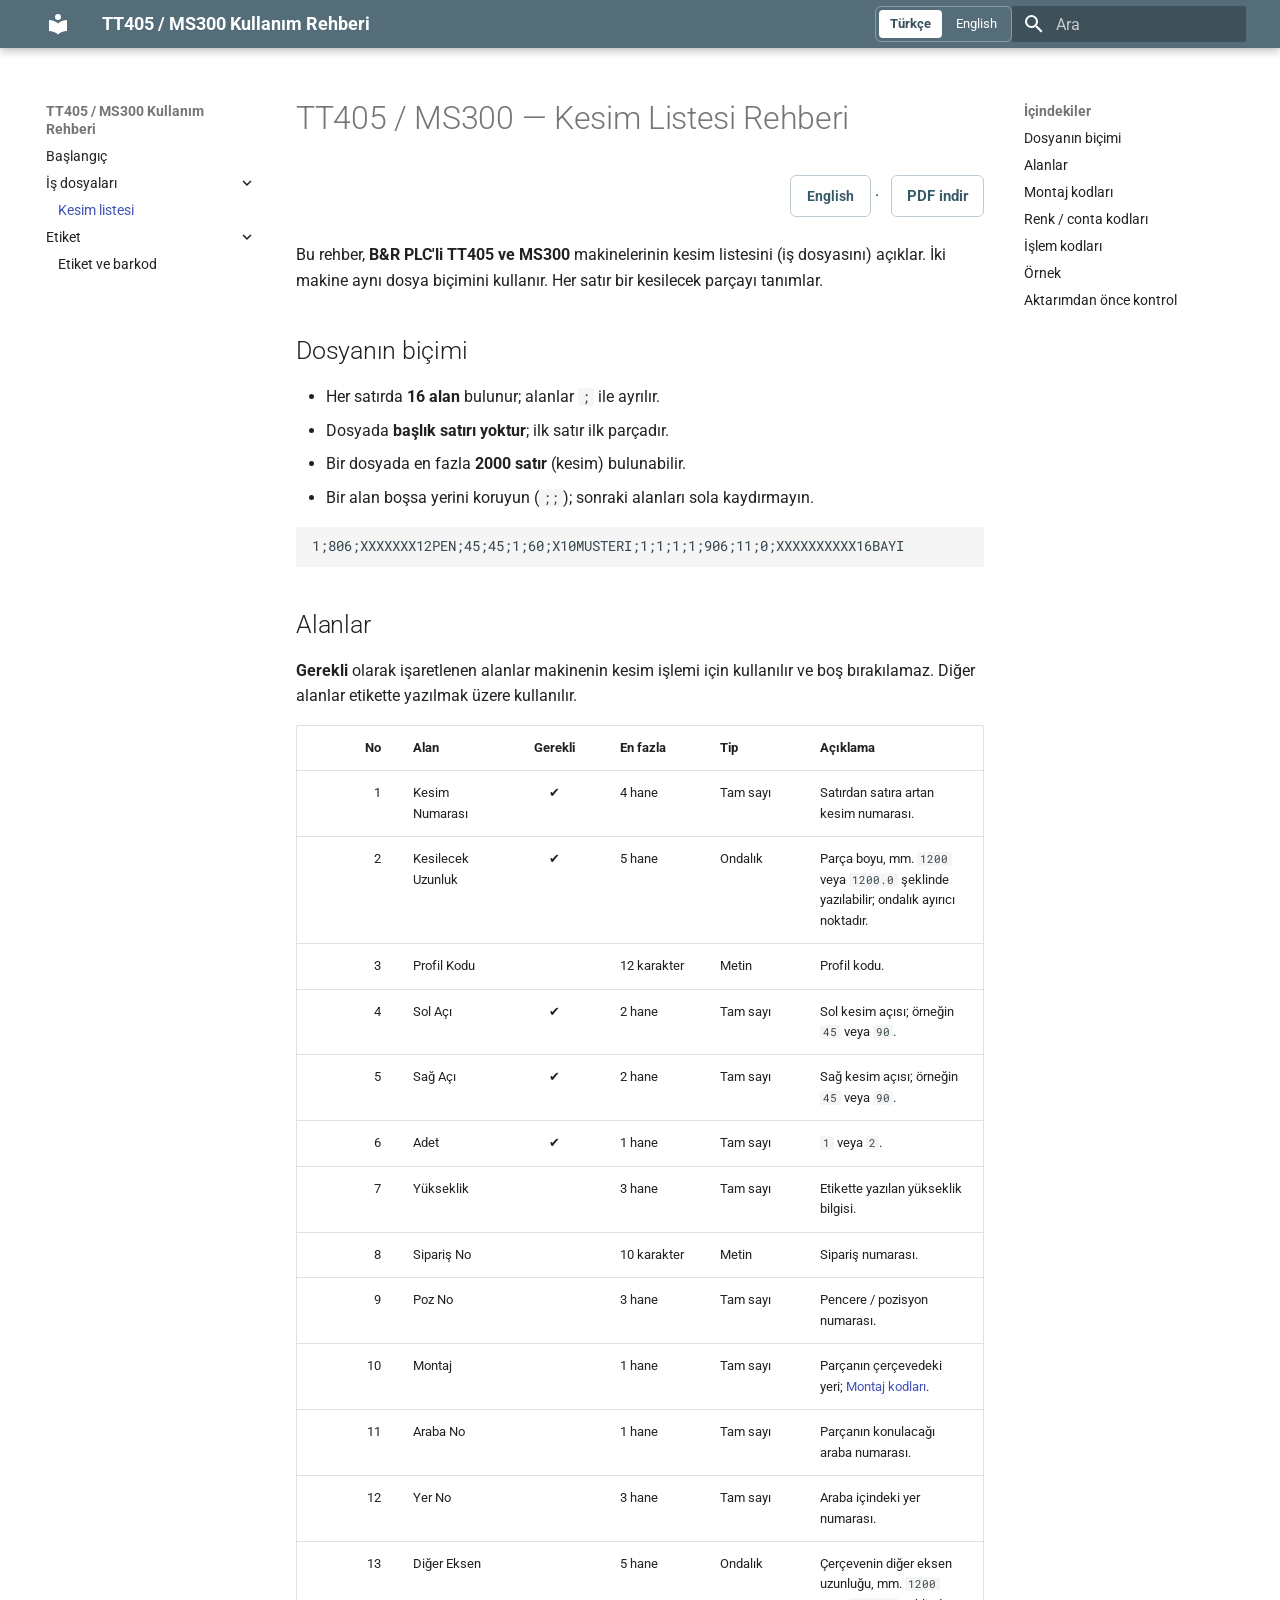
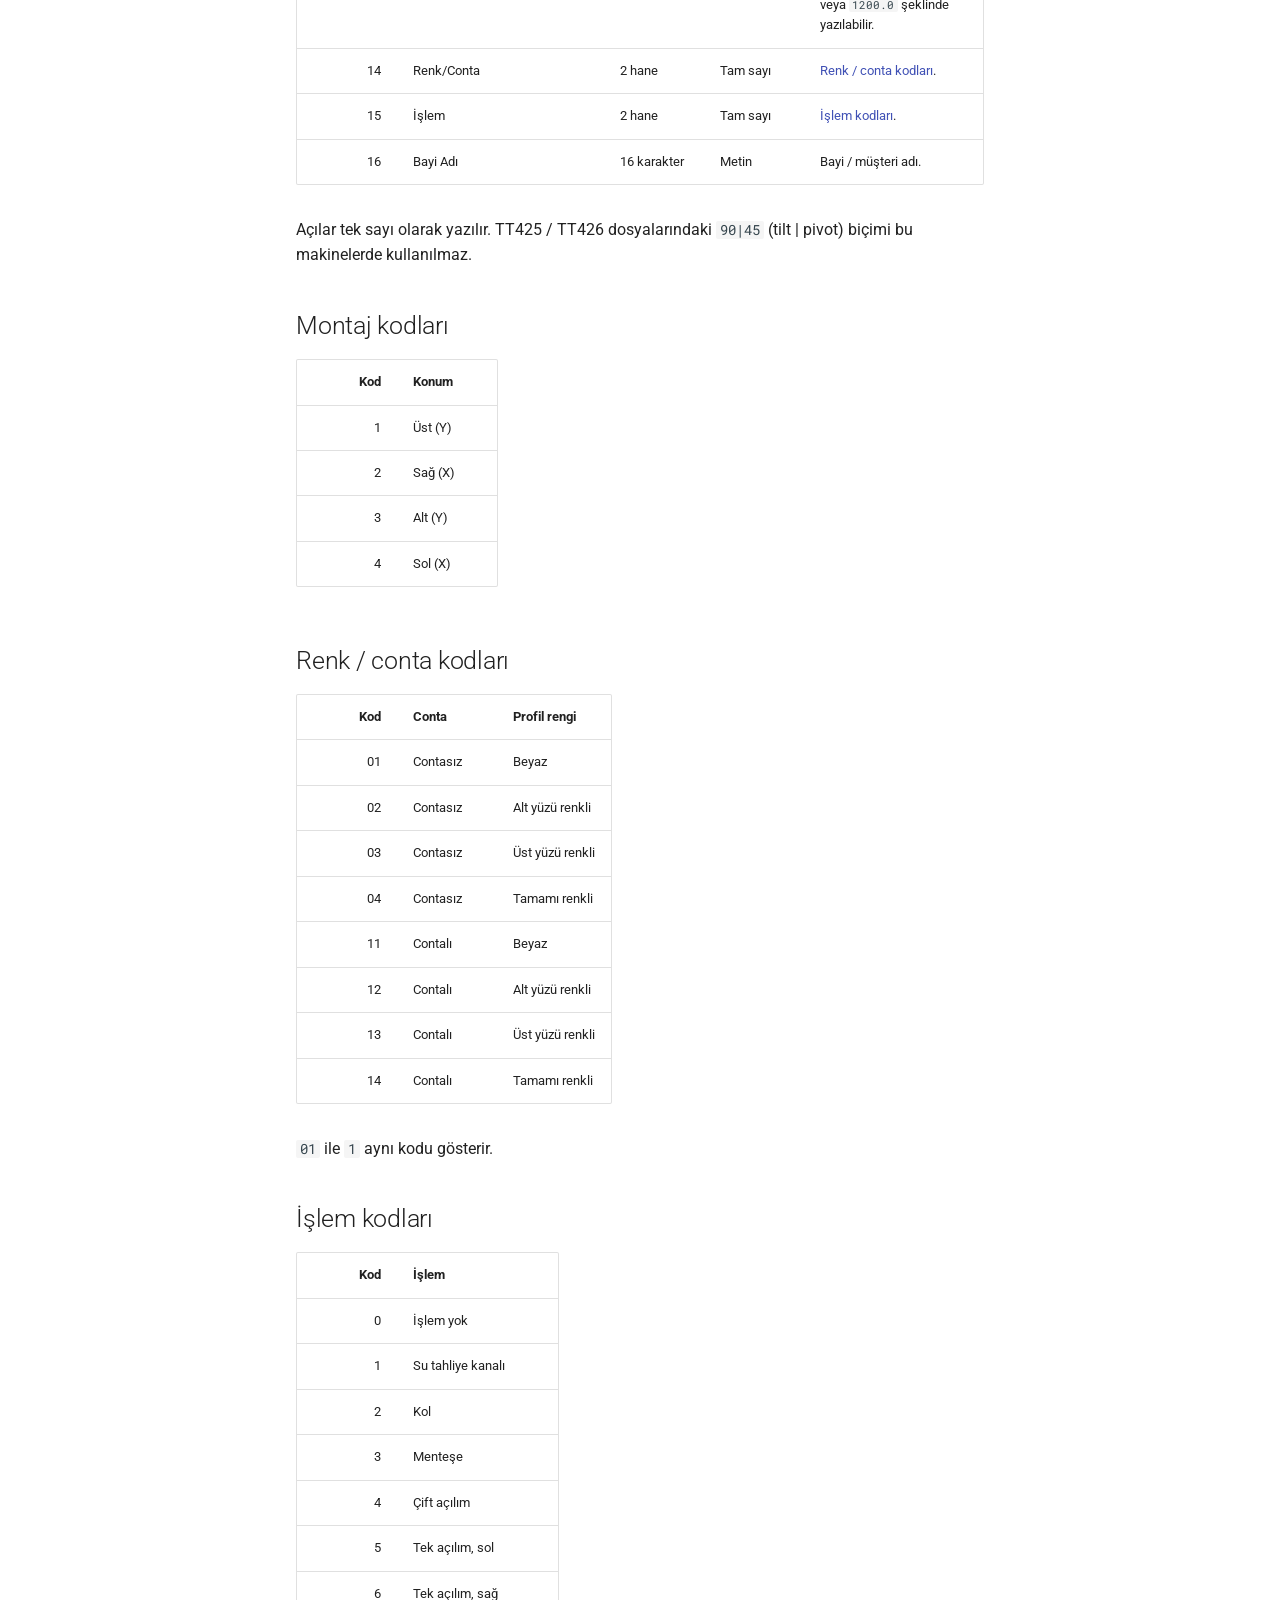
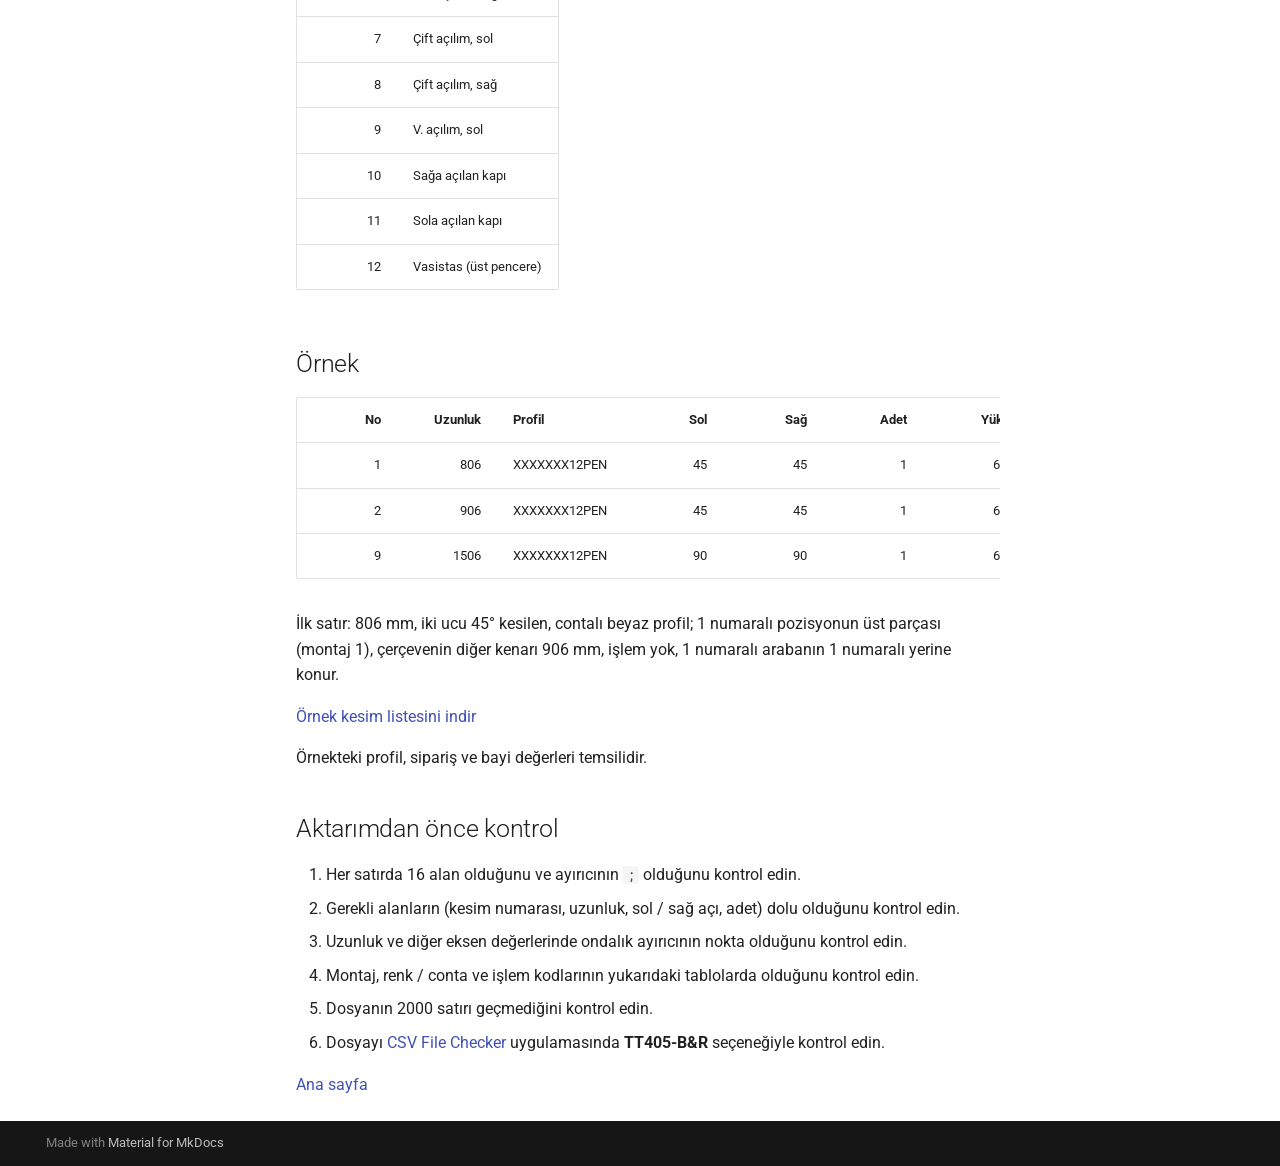
<file: cut_list_tr.html>
<!doctype html>
<html lang="tr" class="no-js">
  <head>
    
      <meta charset="utf-8">
      <meta name="viewport" content="width=device-width,initial-scale=1">
      
        <meta name="description" content="B&R PLC'li TT405 ve MS300 makineleri için kesim listesi (iş dosyası) ve etiket rehberi">
      
      
      
        <link rel="canonical" href="https://hm-info.github.io/br-cutlist/cut_list_tr.html">
      
      
        <link rel="prev" href="index.html">
      
      
        <link rel="next" href="label_tr.html">
      
      
        
          <link rel="alternate" href="cut_list_tr.html" hreflang="tr">
        
          <link rel="alternate" href="cut_list_en.html" hreflang="en">
        
      
      
      <link rel="icon" href="assets/images/favicon.png">
      <meta name="generator" content="mkdocs-1.6.1, mkdocs-material-9.7.6">
    
    
      
        <title>TT405 / MS300 — Kesim Listesi Rehberi - TT405 / MS300 Kullanım Rehberi</title>
      
    
    
      <link rel="stylesheet" href="assets/stylesheets/main.484c7ddc.min.css">
      
        
        <link rel="stylesheet" href="assets/stylesheets/palette.ab4e12ef.min.css">
      
      


    
    
      
    
    
      
        
        
        <link rel="preconnect" href="https://fonts.gstatic.com" crossorigin>
        <link rel="stylesheet" href="https://fonts.googleapis.com/css?family=Roboto:300,300i,400,400i,700,700i%7CRoboto+Mono:400,400i,700,700i&display=fallback">
        <style>:root{--md-text-font:"Roboto";--md-code-font:"Roboto Mono"}</style>
      
    
    
      <link rel="stylesheet" href="stylesheets/guide.css">
    
      <link rel="stylesheet" href="stylesheets/downloads.css">
    
      <link rel="stylesheet" href="stylesheets/label.css">
    
    <script>__md_scope=new URL(".",location),__md_hash=e=>[...e].reduce(((e,_)=>(e<<5)-e+_.charCodeAt(0)),0),__md_get=(e,_=localStorage,t=__md_scope)=>JSON.parse(_.getItem(t.pathname+"."+e)),__md_set=(e,_,t=localStorage,a=__md_scope)=>{try{t.setItem(a.pathname+"."+e,JSON.stringify(_))}catch(e){}}</script>
    
      

    
    
  </head>
  
  
    
    
      
    
    
    
    
    <body dir="ltr" data-md-color-scheme="default" data-md-color-primary="blue-grey" data-md-color-accent="blue-grey">
  
    
    <input class="md-toggle" data-md-toggle="drawer" type="checkbox" id="__drawer" autocomplete="off">
    <input class="md-toggle" data-md-toggle="search" type="checkbox" id="__search" autocomplete="off">
    <label class="md-overlay" for="__drawer"></label>
    <div data-md-component="skip">
      
        
        <a href="#tt405-ms300-kesim-listesi-rehberi" class="md-skip">
          Ana içeriğe geç
        </a>
      
    </div>
    <div data-md-component="announce">
      
    </div>
    
    
      

  

<header class="md-header md-header--shadow" data-md-component="header">
  <nav class="md-header__inner md-grid" aria-label="Başlık">
    <a href="index.html" title="TT405 / MS300 Kullanım Rehberi" class="md-header__button md-logo" aria-label="TT405 / MS300 Kullanım Rehberi" data-md-component="logo">
      
  
  <svg xmlns="http://www.w3.org/2000/svg" viewBox="0 0 24 24"><path d="M12 8a3 3 0 0 0 3-3 3 3 0 0 0-3-3 3 3 0 0 0-3 3 3 3 0 0 0 3 3m0 3.54C9.64 9.35 6.5 8 3 8v11c3.5 0 6.64 1.35 9 3.54 2.36-2.19 5.5-3.54 9-3.54V8c-3.5 0-6.64 1.35-9 3.54"/></svg>

    </a>
    <label class="md-header__button md-icon" for="__drawer">
      
      <svg xmlns="http://www.w3.org/2000/svg" viewBox="0 0 24 24"><path d="M3 6h18v2H3zm0 5h18v2H3zm0 5h18v2H3z"/></svg>
    </label>
    <div class="md-header__title" data-md-component="header-title">
      <div class="md-header__ellipsis">
        <div class="md-header__topic">
          <span class="md-ellipsis">
            TT405 / MS300 Kullanım Rehberi
          </span>
        </div>
        <div class="md-header__topic" data-md-component="header-topic">
          <span class="md-ellipsis">
            
              TT405 / MS300 — Kesim Listesi Rehberi
            
          </span>
        </div>
      </div>
    </div>
    
      
        <form class="md-header__option" data-md-component="palette">
  
    
    
    
    <input class="md-option" data-md-color-media="" data-md-color-scheme="default" data-md-color-primary="blue-grey" data-md-color-accent="blue-grey"  aria-hidden="true"  type="radio" name="__palette" id="__palette_0">
    
  
</form>
      
    
    
      <script>var palette=__md_get("__palette");if(palette&&palette.color){if("(prefers-color-scheme)"===palette.color.media){var media=matchMedia("(prefers-color-scheme: light)"),input=document.querySelector(media.matches?"[data-md-color-media='(prefers-color-scheme: light)']":"[data-md-color-media='(prefers-color-scheme: dark)']");palette.color.media=input.getAttribute("data-md-color-media"),palette.color.scheme=input.getAttribute("data-md-color-scheme"),palette.color.primary=input.getAttribute("data-md-color-primary"),palette.color.accent=input.getAttribute("data-md-color-accent")}for(var[key,value]of Object.entries(palette.color))document.body.setAttribute("data-md-color-"+key,value)}</script>
    
    
      <nav class="guide-language" aria-label="Dil seçimi">
  
    <a href="cut_list_tr.html" lang="tr" hreflang="tr" aria-current="page">Türkçe</a>
  
    <a href="cut_list_en.html" lang="en" hreflang="en">English</a>
  
</nav>
    
    
      
      
        <label class="md-header__button md-icon" for="__search">
          
          <svg xmlns="http://www.w3.org/2000/svg" viewBox="0 0 24 24"><path d="M9.5 3A6.5 6.5 0 0 1 16 9.5c0 1.61-.59 3.09-1.56 4.23l.27.27h.79l5 5-1.5 1.5-5-5v-.79l-.27-.27A6.52 6.52 0 0 1 9.5 16 6.5 6.5 0 0 1 3 9.5 6.5 6.5 0 0 1 9.5 3m0 2C7 5 5 7 5 9.5S7 14 9.5 14 14 12 14 9.5 12 5 9.5 5"/></svg>
        </label>
        <div class="md-search" data-md-component="search" role="dialog">
  <label class="md-search__overlay" for="__search"></label>
  <div class="md-search__inner" role="search">
    <form class="md-search__form" name="search">
      <input type="text" class="md-search__input" name="query" aria-label="Ara" placeholder="Ara" autocapitalize="off" autocorrect="off" autocomplete="off" spellcheck="false" data-md-component="search-query" required>
      <label class="md-search__icon md-icon" for="__search">
        
        <svg xmlns="http://www.w3.org/2000/svg" viewBox="0 0 24 24"><path d="M9.5 3A6.5 6.5 0 0 1 16 9.5c0 1.61-.59 3.09-1.56 4.23l.27.27h.79l5 5-1.5 1.5-5-5v-.79l-.27-.27A6.52 6.52 0 0 1 9.5 16 6.5 6.5 0 0 1 3 9.5 6.5 6.5 0 0 1 9.5 3m0 2C7 5 5 7 5 9.5S7 14 9.5 14 14 12 14 9.5 12 5 9.5 5"/></svg>
        
        <svg xmlns="http://www.w3.org/2000/svg" viewBox="0 0 24 24"><path d="M20 11v2H8l5.5 5.5-1.42 1.42L4.16 12l7.92-7.92L13.5 5.5 8 11z"/></svg>
      </label>
      <nav class="md-search__options" aria-label="Ara">
        
        <button type="reset" class="md-search__icon md-icon" title="Temizle" aria-label="Temizle" tabindex="-1">
          
          <svg xmlns="http://www.w3.org/2000/svg" viewBox="0 0 24 24"><path d="M19 6.41 17.59 5 12 10.59 6.41 5 5 6.41 10.59 12 5 17.59 6.41 19 12 13.41 17.59 19 19 17.59 13.41 12z"/></svg>
        </button>
      </nav>
      
    </form>
    <div class="md-search__output">
      <div class="md-search__scrollwrap" tabindex="0" data-md-scrollfix>
        <div class="md-search-result" data-md-component="search-result">
          <div class="md-search-result__meta">
            Arama başlatılıyor
          </div>
          <ol class="md-search-result__list" role="presentation"></ol>
        </div>
      </div>
    </div>
  </div>
</div>
      
    
    
  </nav>
  
</header>
    
    <div class="md-container" data-md-component="container">
      
      
        
          
        
      
      <main class="md-main" data-md-component="main">
        <div class="md-main__inner md-grid">
          
            
              
              <div class="md-sidebar md-sidebar--primary" data-md-component="sidebar" data-md-type="navigation" >
                <div class="md-sidebar__scrollwrap">
                  <div class="md-sidebar__inner">
                    



<nav class="md-nav md-nav--primary" aria-label="Navigasyon" data-md-level="0">
  <label class="md-nav__title" for="__drawer">
    <a href="index.html" title="TT405 / MS300 Kullanım Rehberi" class="md-nav__button md-logo" aria-label="TT405 / MS300 Kullanım Rehberi" data-md-component="logo">
      
  
  <svg xmlns="http://www.w3.org/2000/svg" viewBox="0 0 24 24"><path d="M12 8a3 3 0 0 0 3-3 3 3 0 0 0-3-3 3 3 0 0 0-3 3 3 3 0 0 0 3 3m0 3.54C9.64 9.35 6.5 8 3 8v11c3.5 0 6.64 1.35 9 3.54 2.36-2.19 5.5-3.54 9-3.54V8c-3.5 0-6.64 1.35-9 3.54"/></svg>

    </a>
    TT405 / MS300 Kullanım Rehberi
  </label>
  
  <ul class="md-nav__list" data-md-scrollfix>
    
      
      
  
  
  
  
    <li class="md-nav__item">
      <a href="index.html" class="md-nav__link">
        
  
  
  <span class="md-ellipsis">
    
  
    Başlangıç
  

    
  </span>
  
  

      </a>
    </li>
  

    
      
      
  
  
    
  
  
  
    
    
    
    
    
    <li class="md-nav__item md-nav__item--active md-nav__item--nested">
      
        
        
        <input class="md-nav__toggle md-toggle " type="checkbox" id="__nav_2" checked>
        
          
          <label class="md-nav__link" for="__nav_2" id="__nav_2_label" tabindex="0">
            
  
  
  <span class="md-ellipsis">
    
  
    İş dosyaları
  

    
  </span>
  
  

            <span class="md-nav__icon md-icon"></span>
          </label>
        
        <nav class="md-nav" data-md-level="1" aria-labelledby="__nav_2_label" aria-expanded="true">
          <label class="md-nav__title" for="__nav_2">
            <span class="md-nav__icon md-icon"></span>
            
  
    İş dosyaları
  

          </label>
          <ul class="md-nav__list" data-md-scrollfix>
            
              
                
  
  
    
  
  
  
    <li class="md-nav__item md-nav__item--active">
      
      <input class="md-nav__toggle md-toggle" type="checkbox" id="__toc">
      
      
        
      
      
        <label class="md-nav__link md-nav__link--active" for="__toc">
          
  
  
  <span class="md-ellipsis">
    
  
    Kesim listesi
  

    
  </span>
  
  

          <span class="md-nav__icon md-icon"></span>
        </label>
      
      <a href="cut_list_tr.html" class="md-nav__link md-nav__link--active">
        
  
  
  <span class="md-ellipsis">
    
  
    Kesim listesi
  

    
  </span>
  
  

      </a>
      
        

<nav class="md-nav md-nav--secondary" aria-label="İçindekiler">
  
  
  
    
  
  
    <label class="md-nav__title" for="__toc">
      <span class="md-nav__icon md-icon"></span>
      İçindekiler
    </label>
    <ul class="md-nav__list" data-md-component="toc" data-md-scrollfix>
      
        <li class="md-nav__item">
  <a href="#dosyann-bicimi" class="md-nav__link">
    <span class="md-ellipsis">
      
        Dosyanın biçimi
      
    </span>
  </a>
  
</li>
      
        <li class="md-nav__item">
  <a href="#alanlar" class="md-nav__link">
    <span class="md-ellipsis">
      
        Alanlar
      
    </span>
  </a>
  
</li>
      
        <li class="md-nav__item">
  <a href="#montaj-kodlari" class="md-nav__link">
    <span class="md-ellipsis">
      
        Montaj kodları
      
    </span>
  </a>
  
</li>
      
        <li class="md-nav__item">
  <a href="#renk-conta-kodlari" class="md-nav__link">
    <span class="md-ellipsis">
      
        Renk / conta kodları
      
    </span>
  </a>
  
</li>
      
        <li class="md-nav__item">
  <a href="#islem-kodlari" class="md-nav__link">
    <span class="md-ellipsis">
      
        İşlem kodları
      
    </span>
  </a>
  
</li>
      
        <li class="md-nav__item">
  <a href="#ornek" class="md-nav__link">
    <span class="md-ellipsis">
      
        Örnek
      
    </span>
  </a>
  
</li>
      
        <li class="md-nav__item">
  <a href="#aktarmdan-once-kontrol" class="md-nav__link">
    <span class="md-ellipsis">
      
        Aktarımdan önce kontrol
      
    </span>
  </a>
  
</li>
      
    </ul>
  
</nav>
      
    </li>
  

              
            
          </ul>
        </nav>
      
    </li>
  

    
      
      
  
  
  
  
    
    
    
    
    
    <li class="md-nav__item md-nav__item--nested">
      
        
        
          
        
        <input class="md-nav__toggle md-toggle md-toggle--indeterminate" type="checkbox" id="__nav_3" >
        
          
          <label class="md-nav__link" for="__nav_3" id="__nav_3_label" tabindex="0">
            
  
  
  <span class="md-ellipsis">
    
  
    Etiket
  

    
  </span>
  
  

            <span class="md-nav__icon md-icon"></span>
          </label>
        
        <nav class="md-nav" data-md-level="1" aria-labelledby="__nav_3_label" aria-expanded="false">
          <label class="md-nav__title" for="__nav_3">
            <span class="md-nav__icon md-icon"></span>
            
  
    Etiket
  

          </label>
          <ul class="md-nav__list" data-md-scrollfix>
            
              
                
  
  
  
  
    <li class="md-nav__item">
      <a href="label_tr.html" class="md-nav__link">
        
  
  
  <span class="md-ellipsis">
    
  
    Etiket ve barkod
  

    
  </span>
  
  

      </a>
    </li>
  

              
            
          </ul>
        </nav>
      
    </li>
  

    
  </ul>
</nav>
                  </div>
                </div>
              </div>
            
            
              
              <div class="md-sidebar md-sidebar--secondary" data-md-component="sidebar" data-md-type="toc" >
                <div class="md-sidebar__scrollwrap">
                  <div class="md-sidebar__inner">
                    

<nav class="md-nav md-nav--secondary" aria-label="İçindekiler">
  
  
  
    
  
  
    <label class="md-nav__title" for="__toc">
      <span class="md-nav__icon md-icon"></span>
      İçindekiler
    </label>
    <ul class="md-nav__list" data-md-component="toc" data-md-scrollfix>
      
        <li class="md-nav__item">
  <a href="#dosyann-bicimi" class="md-nav__link">
    <span class="md-ellipsis">
      
        Dosyanın biçimi
      
    </span>
  </a>
  
</li>
      
        <li class="md-nav__item">
  <a href="#alanlar" class="md-nav__link">
    <span class="md-ellipsis">
      
        Alanlar
      
    </span>
  </a>
  
</li>
      
        <li class="md-nav__item">
  <a href="#montaj-kodlari" class="md-nav__link">
    <span class="md-ellipsis">
      
        Montaj kodları
      
    </span>
  </a>
  
</li>
      
        <li class="md-nav__item">
  <a href="#renk-conta-kodlari" class="md-nav__link">
    <span class="md-ellipsis">
      
        Renk / conta kodları
      
    </span>
  </a>
  
</li>
      
        <li class="md-nav__item">
  <a href="#islem-kodlari" class="md-nav__link">
    <span class="md-ellipsis">
      
        İşlem kodları
      
    </span>
  </a>
  
</li>
      
        <li class="md-nav__item">
  <a href="#ornek" class="md-nav__link">
    <span class="md-ellipsis">
      
        Örnek
      
    </span>
  </a>
  
</li>
      
        <li class="md-nav__item">
  <a href="#aktarmdan-once-kontrol" class="md-nav__link">
    <span class="md-ellipsis">
      
        Aktarımdan önce kontrol
      
    </span>
  </a>
  
</li>
      
    </ul>
  
</nav>
                  </div>
                </div>
              </div>
            
          
          
            <div class="md-content" data-md-component="content">
              
              <article class="md-content__inner md-typeset">
                
                  



<h1 id="tt405-ms300-kesim-listesi-rehberi">TT405 / MS300 — Kesim Listesi Rehberi</h1>
<div class="document-tools">
<p><a href="cut_list_en.html">English</a> · <strong><a href="downloads/tt405-ms300-cut-list-tr.pdf">PDF indir</a></strong></p>
</div>
<p>Bu rehber, <strong>B&amp;R PLC'li TT405 ve MS300</strong> makinelerinin kesim listesini (iş dosyasını) açıklar. İki makine aynı dosya biçimini kullanır. Her satır bir kesilecek parçayı tanımlar.</p>
<h2 id="dosyann-bicimi">Dosyanın biçimi</h2>
<ul>
<li>Her satırda <strong>16 alan</strong> bulunur; alanlar <code>;</code> ile ayrılır.</li>
<li>Dosyada <strong>başlık satırı yoktur</strong>; ilk satır ilk parçadır.</li>
<li>Bir dosyada en fazla <strong>2000 satır</strong> (kesim) bulunabilir.</li>
<li>Bir alan boşsa yerini koruyun (<code>;;</code>); sonraki alanları sola kaydırmayın.</li>
</ul>
<pre><code class="language-text">1;806;XXXXXXX12PEN;45;45;1;60;X10MUSTERI;1;1;1;1;906;11;0;XXXXXXXXXX16BAYI
</code></pre>
<h2 id="alanlar">Alanlar</h2>
<p><strong>Gerekli</strong> olarak işaretlenen alanlar makinenin kesim işlemi için kullanılır ve boş bırakılamaz. Diğer alanlar etikette yazılmak üzere kullanılır.</p>
<table>
<thead>
<tr>
<th style="text-align: right;">No</th>
<th>Alan</th>
<th style="text-align: center;">Gerekli</th>
<th>En fazla</th>
<th>Tip</th>
<th>Açıklama</th>
</tr>
</thead>
<tbody>
<tr>
<td style="text-align: right;">1</td>
<td>Kesim Numarası</td>
<td style="text-align: center;">✔</td>
<td>4 hane</td>
<td>Tam sayı</td>
<td>Satırdan satıra artan kesim numarası.</td>
</tr>
<tr>
<td style="text-align: right;">2</td>
<td>Kesilecek Uzunluk</td>
<td style="text-align: center;">✔</td>
<td>5 hane</td>
<td>Ondalık</td>
<td>Parça boyu, mm. <code>1200</code> veya <code>1200.0</code> şeklinde yazılabilir; ondalık ayırıcı noktadır.</td>
</tr>
<tr>
<td style="text-align: right;">3</td>
<td>Profil Kodu</td>
<td style="text-align: center;"></td>
<td>12 karakter</td>
<td>Metin</td>
<td>Profil kodu.</td>
</tr>
<tr>
<td style="text-align: right;">4</td>
<td>Sol Açı</td>
<td style="text-align: center;">✔</td>
<td>2 hane</td>
<td>Tam sayı</td>
<td>Sol kesim açısı; örneğin <code>45</code> veya <code>90</code>.</td>
</tr>
<tr>
<td style="text-align: right;">5</td>
<td>Sağ Açı</td>
<td style="text-align: center;">✔</td>
<td>2 hane</td>
<td>Tam sayı</td>
<td>Sağ kesim açısı; örneğin <code>45</code> veya <code>90</code>.</td>
</tr>
<tr>
<td style="text-align: right;">6</td>
<td>Adet</td>
<td style="text-align: center;">✔</td>
<td>1 hane</td>
<td>Tam sayı</td>
<td><code>1</code> veya <code>2</code>.</td>
</tr>
<tr>
<td style="text-align: right;">7</td>
<td>Yükseklik</td>
<td style="text-align: center;"></td>
<td>3 hane</td>
<td>Tam sayı</td>
<td>Etikette yazılan yükseklik bilgisi.</td>
</tr>
<tr>
<td style="text-align: right;">8</td>
<td>Sipariş No</td>
<td style="text-align: center;"></td>
<td>10 karakter</td>
<td>Metin</td>
<td>Sipariş numarası.</td>
</tr>
<tr>
<td style="text-align: right;">9</td>
<td>Poz No</td>
<td style="text-align: center;"></td>
<td>3 hane</td>
<td>Tam sayı</td>
<td>Pencere / pozisyon numarası.</td>
</tr>
<tr>
<td style="text-align: right;">10</td>
<td>Montaj</td>
<td style="text-align: center;"></td>
<td>1 hane</td>
<td>Tam sayı</td>
<td>Parçanın çerçevedeki yeri; <a href="#montaj-kodlari">Montaj kodları</a>.</td>
</tr>
<tr>
<td style="text-align: right;">11</td>
<td>Araba No</td>
<td style="text-align: center;"></td>
<td>1 hane</td>
<td>Tam sayı</td>
<td>Parçanın konulacağı araba numarası.</td>
</tr>
<tr>
<td style="text-align: right;">12</td>
<td>Yer No</td>
<td style="text-align: center;"></td>
<td>3 hane</td>
<td>Tam sayı</td>
<td>Araba içindeki yer numarası.</td>
</tr>
<tr>
<td style="text-align: right;">13</td>
<td>Diğer Eksen</td>
<td style="text-align: center;"></td>
<td>5 hane</td>
<td>Ondalık</td>
<td>Çerçevenin diğer eksen uzunluğu, mm. <code>1200</code> veya <code>1200.0</code> şeklinde yazılabilir.</td>
</tr>
<tr>
<td style="text-align: right;">14</td>
<td>Renk/Conta</td>
<td style="text-align: center;"></td>
<td>2 hane</td>
<td>Tam sayı</td>
<td><a href="#renk-conta-kodlari">Renk / conta kodları</a>.</td>
</tr>
<tr>
<td style="text-align: right;">15</td>
<td>İşlem</td>
<td style="text-align: center;"></td>
<td>2 hane</td>
<td>Tam sayı</td>
<td><a href="#islem-kodlari">İşlem kodları</a>.</td>
</tr>
<tr>
<td style="text-align: right;">16</td>
<td>Bayi Adı</td>
<td style="text-align: center;"></td>
<td>16 karakter</td>
<td>Metin</td>
<td>Bayi / müşteri adı.</td>
</tr>
</tbody>
</table>
<p>Açılar tek sayı olarak yazılır. TT425 / TT426 dosyalarındaki <code>90|45</code> (tilt | pivot) biçimi bu makinelerde kullanılmaz.</p>
<h2 id="montaj-kodlari">Montaj kodları</h2>
<table>
<thead>
<tr>
<th style="text-align: right;">Kod</th>
<th>Konum</th>
</tr>
</thead>
<tbody>
<tr>
<td style="text-align: right;">1</td>
<td>Üst (Y)</td>
</tr>
<tr>
<td style="text-align: right;">2</td>
<td>Sağ (X)</td>
</tr>
<tr>
<td style="text-align: right;">3</td>
<td>Alt (Y)</td>
</tr>
<tr>
<td style="text-align: right;">4</td>
<td>Sol (X)</td>
</tr>
</tbody>
</table>
<h2 id="renk-conta-kodlari">Renk / conta kodları</h2>
<table>
<thead>
<tr>
<th style="text-align: right;">Kod</th>
<th>Conta</th>
<th>Profil rengi</th>
</tr>
</thead>
<tbody>
<tr>
<td style="text-align: right;">01</td>
<td>Contasız</td>
<td>Beyaz</td>
</tr>
<tr>
<td style="text-align: right;">02</td>
<td>Contasız</td>
<td>Alt yüzü renkli</td>
</tr>
<tr>
<td style="text-align: right;">03</td>
<td>Contasız</td>
<td>Üst yüzü renkli</td>
</tr>
<tr>
<td style="text-align: right;">04</td>
<td>Contasız</td>
<td>Tamamı renkli</td>
</tr>
<tr>
<td style="text-align: right;">11</td>
<td>Contalı</td>
<td>Beyaz</td>
</tr>
<tr>
<td style="text-align: right;">12</td>
<td>Contalı</td>
<td>Alt yüzü renkli</td>
</tr>
<tr>
<td style="text-align: right;">13</td>
<td>Contalı</td>
<td>Üst yüzü renkli</td>
</tr>
<tr>
<td style="text-align: right;">14</td>
<td>Contalı</td>
<td>Tamamı renkli</td>
</tr>
</tbody>
</table>
<p><code>01</code> ile <code>1</code> aynı kodu gösterir.</p>
<h2 id="islem-kodlari">İşlem kodları</h2>
<table>
<thead>
<tr>
<th style="text-align: right;">Kod</th>
<th>İşlem</th>
</tr>
</thead>
<tbody>
<tr>
<td style="text-align: right;">0</td>
<td>İşlem yok</td>
</tr>
<tr>
<td style="text-align: right;">1</td>
<td>Su tahliye kanalı</td>
</tr>
<tr>
<td style="text-align: right;">2</td>
<td>Kol</td>
</tr>
<tr>
<td style="text-align: right;">3</td>
<td>Menteşe</td>
</tr>
<tr>
<td style="text-align: right;">4</td>
<td>Çift açılım</td>
</tr>
<tr>
<td style="text-align: right;">5</td>
<td>Tek açılım, sol</td>
</tr>
<tr>
<td style="text-align: right;">6</td>
<td>Tek açılım, sağ</td>
</tr>
<tr>
<td style="text-align: right;">7</td>
<td>Çift açılım, sol</td>
</tr>
<tr>
<td style="text-align: right;">8</td>
<td>Çift açılım, sağ</td>
</tr>
<tr>
<td style="text-align: right;">9</td>
<td>V. açılım, sol</td>
</tr>
<tr>
<td style="text-align: right;">10</td>
<td>Sağa açılan kapı</td>
</tr>
<tr>
<td style="text-align: right;">11</td>
<td>Sola açılan kapı</td>
</tr>
<tr>
<td style="text-align: right;">12</td>
<td>Vasistas (üst pencere)</td>
</tr>
</tbody>
</table>
<h2 id="ornek">Örnek</h2>
<table>
<thead>
<tr>
<th style="text-align: right;">No</th>
<th style="text-align: right;">Uzunluk</th>
<th>Profil</th>
<th style="text-align: right;">Sol</th>
<th style="text-align: right;">Sağ</th>
<th style="text-align: right;">Adet</th>
<th style="text-align: right;">Yük.</th>
<th>Sipariş</th>
<th style="text-align: right;">Poz</th>
<th style="text-align: right;">Montaj</th>
<th style="text-align: right;">Araba</th>
<th style="text-align: right;">Yer</th>
<th style="text-align: right;">Diğer eksen</th>
<th style="text-align: right;">Renk/Conta</th>
<th style="text-align: right;">İşlem</th>
<th>Bayi</th>
</tr>
</thead>
<tbody>
<tr>
<td style="text-align: right;">1</td>
<td style="text-align: right;">806</td>
<td>XXXXXXX12PEN</td>
<td style="text-align: right;">45</td>
<td style="text-align: right;">45</td>
<td style="text-align: right;">1</td>
<td style="text-align: right;">60</td>
<td>X10MUSTERI</td>
<td style="text-align: right;">1</td>
<td style="text-align: right;">1</td>
<td style="text-align: right;">1</td>
<td style="text-align: right;">1</td>
<td style="text-align: right;">906</td>
<td style="text-align: right;">11</td>
<td style="text-align: right;">0</td>
<td>XXXXXXXXXX16BAYI</td>
</tr>
<tr>
<td style="text-align: right;">2</td>
<td style="text-align: right;">906</td>
<td>XXXXXXX12PEN</td>
<td style="text-align: right;">45</td>
<td style="text-align: right;">45</td>
<td style="text-align: right;">1</td>
<td style="text-align: right;">60</td>
<td>X10MUSTERI</td>
<td style="text-align: right;">1</td>
<td style="text-align: right;">2</td>
<td style="text-align: right;">1</td>
<td style="text-align: right;">2</td>
<td style="text-align: right;">806</td>
<td style="text-align: right;">11</td>
<td style="text-align: right;">1</td>
<td>XXXXXXXXXX16BAYI</td>
</tr>
<tr>
<td style="text-align: right;">9</td>
<td style="text-align: right;">1506</td>
<td>XXXXXXX12PEN</td>
<td style="text-align: right;">90</td>
<td style="text-align: right;">90</td>
<td style="text-align: right;">1</td>
<td style="text-align: right;">60</td>
<td>X10MUSTERI</td>
<td style="text-align: right;">200</td>
<td style="text-align: right;">1</td>
<td style="text-align: right;">2</td>
<td style="text-align: right;">10</td>
<td style="text-align: right;">1806</td>
<td style="text-align: right;">1</td>
<td style="text-align: right;">8</td>
<td>XXXXXXXXXX16BAYI</td>
</tr>
</tbody>
</table>
<p>İlk satır: 806 mm, iki ucu 45° kesilen, contalı beyaz profil; 1 numaralı pozisyonun üst parçası (montaj 1), çerçevenin diğer kenarı 906 mm, işlem yok, 1 numaralı arabanın 1 numaralı yerine konur.</p>
<p><a href="downloads/TT405_MS300_Cut_List_Example.csv">Örnek kesim listesini indir</a></p>
<p>Örnekteki profil, sipariş ve bayi değerleri temsilidir.</p>
<h2 id="aktarmdan-once-kontrol">Aktarımdan önce kontrol</h2>
<ol>
<li>Her satırda 16 alan olduğunu ve ayırıcının <code>;</code> olduğunu kontrol edin.</li>
<li>Gerekli alanların (kesim numarası, uzunluk, sol / sağ açı, adet) dolu olduğunu kontrol edin.</li>
<li>Uzunluk ve diğer eksen değerlerinde ondalık ayırıcının nokta olduğunu kontrol edin.</li>
<li>Montaj, renk / conta ve işlem kodlarının yukarıdaki tablolarda olduğunu kontrol edin.</li>
<li>Dosyanın 2000 satırı geçmediğini kontrol edin.</li>
<li>Dosyayı <a href="https://hm-info.github.io/csv_file_checker_haffner/">CSV File Checker</a> uygulamasında <strong>TT405-B&amp;R</strong> seçeneğiyle kontrol edin.</li>
</ol>
<p><a href="index.html">Ana sayfa</a></p>







  
  






                
              </article>
            </div>
          
          
<script>var target=document.getElementById(location.hash.slice(1));target&&target.name&&(target.checked=target.name.startsWith("__tabbed_"))</script>
        </div>
        
          <button type="button" class="md-top md-icon" data-md-component="top" hidden>
  
  <svg xmlns="http://www.w3.org/2000/svg" viewBox="0 0 24 24"><path d="M13 20h-2V8l-5.5 5.5-1.42-1.42L12 4.16l7.92 7.92-1.42 1.42L13 8z"/></svg>
  Başa dön
</button>
        
      </main>
      
        <footer class="md-footer">
  
  <div class="md-footer-meta md-typeset">
    <div class="md-footer-meta__inner md-grid">
      <div class="md-copyright">
  
  
    Made with
    <a href="https://squidfunk.github.io/mkdocs-material/" target="_blank" rel="noopener">
      Material for MkDocs
    </a>
  
</div>
      
    </div>
  </div>
</footer>
      
    </div>
    <div class="md-dialog" data-md-component="dialog">
      <div class="md-dialog__inner md-typeset"></div>
    </div>
    
    
    
      
      
      <script id="__config" type="application/json">{"annotate": null, "base": ".", "features": ["navigation.expand", "navigation.top", "search.highlight"], "search": "assets/javascripts/workers/search.2c215733.min.js", "tags": null, "translations": {"clipboard.copied": "Kopyaland\u0131", "clipboard.copy": "Kopyala", "search.result.more.one": "Bu sayfada 1 tane daha", "search.result.more.other": "Bu sayfada # tane daha", "search.result.none": "E\u015fle\u015fen dok\u00fcman bulunamad\u0131", "search.result.one": "1 dok\u00fcman bulundu", "search.result.other": "# dok\u00fcman bulundu", "search.result.placeholder": "Aramaya ba\u015flamak i\u00e7in yaz\u0131n", "search.result.term.missing": "Eksik", "select.version": "Versiyon se\u00e7"}, "version": null}</script>
    
    
      <script src="assets/javascripts/bundle.79ae519e.min.js"></script>
      
        <script src="javascripts/label.js"></script>
      
    
  </body>
</html>
</file>
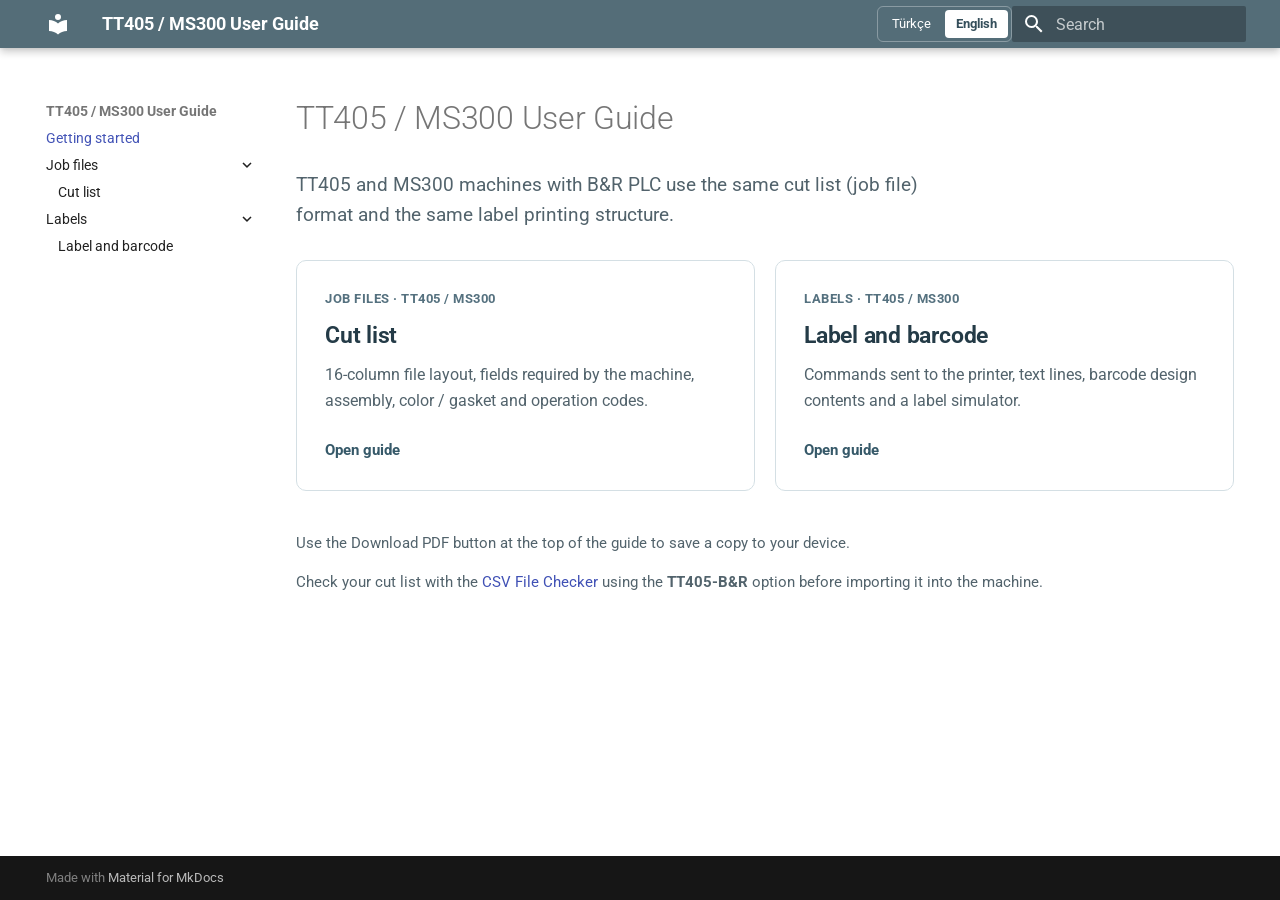
<file: home-en.html>
<!doctype html>
<html lang="en" class="no-js">
  <head>
    
      <meta charset="utf-8">
      <meta name="viewport" content="width=device-width,initial-scale=1">
      
        <meta name="description" content="Cut list (job file) and label guide for TT405 and MS300 machines with B&R PLC.">
      
      
      
        <link rel="canonical" href="https://hm-info.github.io/br-cutlist/home-en.html">
      
      
      
        <link rel="next" href="cut_list_en.html">
      
      
        
          <link rel="alternate" href="index.html" hreflang="tr">
        
          <link rel="alternate" href="home-en.html" hreflang="en">
        
      
      
      <link rel="icon" href="assets/images/favicon.png">
      <meta name="generator" content="mkdocs-1.6.1, mkdocs-material-9.7.6">
    
    
      
        <title>Getting started - TT405 / MS300 User Guide</title>
      
    
    
      <link rel="stylesheet" href="assets/stylesheets/main.484c7ddc.min.css">
      
        
        <link rel="stylesheet" href="assets/stylesheets/palette.ab4e12ef.min.css">
      
      


    
    
      
    
    
      
        
        
        <link rel="preconnect" href="https://fonts.gstatic.com" crossorigin>
        <link rel="stylesheet" href="https://fonts.googleapis.com/css?family=Roboto:300,300i,400,400i,700,700i%7CRoboto+Mono:400,400i,700,700i&display=fallback">
        <style>:root{--md-text-font:"Roboto";--md-code-font:"Roboto Mono"}</style>
      
    
    
      <link rel="stylesheet" href="stylesheets/guide.css">
    
      <link rel="stylesheet" href="stylesheets/downloads.css">
    
      <link rel="stylesheet" href="stylesheets/label.css">
    
    <script>__md_scope=new URL(".",location),__md_hash=e=>[...e].reduce(((e,_)=>(e<<5)-e+_.charCodeAt(0)),0),__md_get=(e,_=localStorage,t=__md_scope)=>JSON.parse(_.getItem(t.pathname+"."+e)),__md_set=(e,_,t=localStorage,a=__md_scope)=>{try{t.setItem(a.pathname+"."+e,JSON.stringify(_))}catch(e){}}</script>
    
      

    
    
  </head>
  
  
    
    
      
    
    
    
    
    <body dir="ltr" data-md-color-scheme="default" data-md-color-primary="blue-grey" data-md-color-accent="blue-grey">
  
    
    <input class="md-toggle" data-md-toggle="drawer" type="checkbox" id="__drawer" autocomplete="off">
    <input class="md-toggle" data-md-toggle="search" type="checkbox" id="__search" autocomplete="off">
    <label class="md-overlay" for="__drawer"></label>
    <div data-md-component="skip">
      
        
        <a href="#tt405-ms300-user-guide" class="md-skip">
          Skip to content
        </a>
      
    </div>
    <div data-md-component="announce">
      
    </div>
    
    
      

  

<header class="md-header md-header--shadow" data-md-component="header">
  <nav class="md-header__inner md-grid" aria-label="Header">
    <a href="home-en.html" title="TT405 / MS300 User Guide" class="md-header__button md-logo" aria-label="TT405 / MS300 User Guide" data-md-component="logo">
      
  
  <svg xmlns="http://www.w3.org/2000/svg" viewBox="0 0 24 24"><path d="M12 8a3 3 0 0 0 3-3 3 3 0 0 0-3-3 3 3 0 0 0-3 3 3 3 0 0 0 3 3m0 3.54C9.64 9.35 6.5 8 3 8v11c3.5 0 6.64 1.35 9 3.54 2.36-2.19 5.5-3.54 9-3.54V8c-3.5 0-6.64 1.35-9 3.54"/></svg>

    </a>
    <label class="md-header__button md-icon" for="__drawer">
      
      <svg xmlns="http://www.w3.org/2000/svg" viewBox="0 0 24 24"><path d="M3 6h18v2H3zm0 5h18v2H3zm0 5h18v2H3z"/></svg>
    </label>
    <div class="md-header__title" data-md-component="header-title">
      <div class="md-header__ellipsis">
        <div class="md-header__topic">
          <span class="md-ellipsis">
            TT405 / MS300 User Guide
          </span>
        </div>
        <div class="md-header__topic" data-md-component="header-topic">
          <span class="md-ellipsis">
            
              Getting started
            
          </span>
        </div>
      </div>
    </div>
    
      
        <form class="md-header__option" data-md-component="palette">
  
    
    
    
    <input class="md-option" data-md-color-media="" data-md-color-scheme="default" data-md-color-primary="blue-grey" data-md-color-accent="blue-grey"  aria-hidden="true"  type="radio" name="__palette" id="__palette_0">
    
  
</form>
      
    
    
      <script>var palette=__md_get("__palette");if(palette&&palette.color){if("(prefers-color-scheme)"===palette.color.media){var media=matchMedia("(prefers-color-scheme: light)"),input=document.querySelector(media.matches?"[data-md-color-media='(prefers-color-scheme: light)']":"[data-md-color-media='(prefers-color-scheme: dark)']");palette.color.media=input.getAttribute("data-md-color-media"),palette.color.scheme=input.getAttribute("data-md-color-scheme"),palette.color.primary=input.getAttribute("data-md-color-primary"),palette.color.accent=input.getAttribute("data-md-color-accent")}for(var[key,value]of Object.entries(palette.color))document.body.setAttribute("data-md-color-"+key,value)}</script>
    
    
      <nav class="guide-language" aria-label="Language">
  
    <a href="index.html" lang="tr" hreflang="tr">Türkçe</a>
  
    <a href="home-en.html" lang="en" hreflang="en" aria-current="page">English</a>
  
</nav>
    
    
      
      
        <label class="md-header__button md-icon" for="__search">
          
          <svg xmlns="http://www.w3.org/2000/svg" viewBox="0 0 24 24"><path d="M9.5 3A6.5 6.5 0 0 1 16 9.5c0 1.61-.59 3.09-1.56 4.23l.27.27h.79l5 5-1.5 1.5-5-5v-.79l-.27-.27A6.52 6.52 0 0 1 9.5 16 6.5 6.5 0 0 1 3 9.5 6.5 6.5 0 0 1 9.5 3m0 2C7 5 5 7 5 9.5S7 14 9.5 14 14 12 14 9.5 12 5 9.5 5"/></svg>
        </label>
        <div class="md-search" data-md-component="search" role="dialog">
  <label class="md-search__overlay" for="__search"></label>
  <div class="md-search__inner" role="search">
    <form class="md-search__form" name="search">
      <input type="text" class="md-search__input" name="query" aria-label="Search" placeholder="Search" autocapitalize="off" autocorrect="off" autocomplete="off" spellcheck="false" data-md-component="search-query" required>
      <label class="md-search__icon md-icon" for="__search">
        
        <svg xmlns="http://www.w3.org/2000/svg" viewBox="0 0 24 24"><path d="M9.5 3A6.5 6.5 0 0 1 16 9.5c0 1.61-.59 3.09-1.56 4.23l.27.27h.79l5 5-1.5 1.5-5-5v-.79l-.27-.27A6.52 6.52 0 0 1 9.5 16 6.5 6.5 0 0 1 3 9.5 6.5 6.5 0 0 1 9.5 3m0 2C7 5 5 7 5 9.5S7 14 9.5 14 14 12 14 9.5 12 5 9.5 5"/></svg>
        
        <svg xmlns="http://www.w3.org/2000/svg" viewBox="0 0 24 24"><path d="M20 11v2H8l5.5 5.5-1.42 1.42L4.16 12l7.92-7.92L13.5 5.5 8 11z"/></svg>
      </label>
      <nav class="md-search__options" aria-label="Search">
        
        <button type="reset" class="md-search__icon md-icon" title="Clear" aria-label="Clear" tabindex="-1">
          
          <svg xmlns="http://www.w3.org/2000/svg" viewBox="0 0 24 24"><path d="M19 6.41 17.59 5 12 10.59 6.41 5 5 6.41 10.59 12 5 17.59 6.41 19 12 13.41 17.59 19 19 17.59 13.41 12z"/></svg>
        </button>
      </nav>
      
    </form>
    <div class="md-search__output">
      <div class="md-search__scrollwrap" tabindex="0" data-md-scrollfix>
        <div class="md-search-result" data-md-component="search-result">
          <div class="md-search-result__meta">
            Initializing search
          </div>
          <ol class="md-search-result__list" role="presentation"></ol>
        </div>
      </div>
    </div>
  </div>
</div>
      
    
    
  </nav>
  
</header>
    
    <div class="md-container" data-md-component="container">
      
      
        
          
        
      
      <main class="md-main" data-md-component="main">
        <div class="md-main__inner md-grid">
          
            
              
                
              
              <div class="md-sidebar md-sidebar--primary" data-md-component="sidebar" data-md-type="navigation" >
                <div class="md-sidebar__scrollwrap">
                  <div class="md-sidebar__inner">
                    



<nav class="md-nav md-nav--primary" aria-label="Navigation" data-md-level="0">
  <label class="md-nav__title" for="__drawer">
    <a href="home-en.html" title="TT405 / MS300 User Guide" class="md-nav__button md-logo" aria-label="TT405 / MS300 User Guide" data-md-component="logo">
      
  
  <svg xmlns="http://www.w3.org/2000/svg" viewBox="0 0 24 24"><path d="M12 8a3 3 0 0 0 3-3 3 3 0 0 0-3-3 3 3 0 0 0-3 3 3 3 0 0 0 3 3m0 3.54C9.64 9.35 6.5 8 3 8v11c3.5 0 6.64 1.35 9 3.54 2.36-2.19 5.5-3.54 9-3.54V8c-3.5 0-6.64 1.35-9 3.54"/></svg>

    </a>
    TT405 / MS300 User Guide
  </label>
  
  <ul class="md-nav__list" data-md-scrollfix>
    
      
      
  
  
    
  
  
  
    <li class="md-nav__item md-nav__item--active">
      
      <input class="md-nav__toggle md-toggle" type="checkbox" id="__toc">
      
      
        
      
      
      <a href="home-en.html" class="md-nav__link md-nav__link--active">
        
  
  
  <span class="md-ellipsis">
    
  
    Getting started
  

    
  </span>
  
  

      </a>
      
    </li>
  

    
      
      
  
  
  
  
    
    
    
    
    
    <li class="md-nav__item md-nav__item--nested">
      
        
        
          
        
        <input class="md-nav__toggle md-toggle md-toggle--indeterminate" type="checkbox" id="__nav_2" >
        
          
          <label class="md-nav__link" for="__nav_2" id="__nav_2_label" tabindex="0">
            
  
  
  <span class="md-ellipsis">
    
  
    Job files
  

    
  </span>
  
  

            <span class="md-nav__icon md-icon"></span>
          </label>
        
        <nav class="md-nav" data-md-level="1" aria-labelledby="__nav_2_label" aria-expanded="false">
          <label class="md-nav__title" for="__nav_2">
            <span class="md-nav__icon md-icon"></span>
            
  
    Job files
  

          </label>
          <ul class="md-nav__list" data-md-scrollfix>
            
              
                
  
  
  
  
    <li class="md-nav__item">
      <a href="cut_list_en.html" class="md-nav__link">
        
  
  
  <span class="md-ellipsis">
    
  
    Cut list
  

    
  </span>
  
  

      </a>
    </li>
  

              
            
          </ul>
        </nav>
      
    </li>
  

    
      
      
  
  
  
  
    
    
    
    
    
    <li class="md-nav__item md-nav__item--nested">
      
        
        
          
        
        <input class="md-nav__toggle md-toggle md-toggle--indeterminate" type="checkbox" id="__nav_3" >
        
          
          <label class="md-nav__link" for="__nav_3" id="__nav_3_label" tabindex="0">
            
  
  
  <span class="md-ellipsis">
    
  
    Labels
  

    
  </span>
  
  

            <span class="md-nav__icon md-icon"></span>
          </label>
        
        <nav class="md-nav" data-md-level="1" aria-labelledby="__nav_3_label" aria-expanded="false">
          <label class="md-nav__title" for="__nav_3">
            <span class="md-nav__icon md-icon"></span>
            
  
    Labels
  

          </label>
          <ul class="md-nav__list" data-md-scrollfix>
            
              
                
  
  
  
  
    <li class="md-nav__item">
      <a href="label_en.html" class="md-nav__link">
        
  
  
  <span class="md-ellipsis">
    
  
    Label and barcode
  

    
  </span>
  
  

      </a>
    </li>
  

              
            
          </ul>
        </nav>
      
    </li>
  

    
  </ul>
</nav>
                  </div>
                </div>
              </div>
            
            
              
                
              
              <div class="md-sidebar md-sidebar--secondary" data-md-component="sidebar" data-md-type="toc" hidden>
                <div class="md-sidebar__scrollwrap">
                  <div class="md-sidebar__inner">
                    

<nav class="md-nav md-nav--secondary" aria-label="Table of contents">
  
  
  
    
  
  
</nav>
                  </div>
                </div>
              </div>
            
          
          
            <div class="md-content" data-md-component="content">
              
              <article class="md-content__inner md-typeset">
                
                  
  




<h1 id="tt405-ms300-user-guide">TT405 / MS300 User Guide</h1>
<p class="guide-intro">TT405 and MS300 machines with B&amp;R PLC use the same cut list (job file) format and the same label printing structure.</p>

<div class="guide-grid">
  <a class="guide-card" href="cut_list_en.html">
    <span class="guide-card__label">Job files · TT405 / MS300</span>
    <h2>Cut list</h2>
    <p>16-column file layout, fields required by the machine, assembly, color / gasket and operation codes.</p>
    <span class="guide-card__action">Open guide</span>
  </a>
  <a class="guide-card" href="label_en.html">
    <span class="guide-card__label">Labels · TT405 / MS300</span>
    <h2>Label and barcode</h2>
    <p>Commands sent to the printer, text lines, barcode design contents and a label simulator.</p>
    <span class="guide-card__action">Open guide</span>
  </a>
</div>

<p class="guide-note">Use the Download PDF button at the top of the guide to save a copy to your device.</p>

<p class="guide-note">Check your cut list with the <a href="https://hm-info.github.io/csv_file_checker_haffner/">CSV File Checker</a> using the <strong>TT405-B&amp;R</strong> option before importing it into the machine.</p>







  
  




  



                
              </article>
            </div>
          
          
<script>var target=document.getElementById(location.hash.slice(1));target&&target.name&&(target.checked=target.name.startsWith("__tabbed_"))</script>
        </div>
        
          <button type="button" class="md-top md-icon" data-md-component="top" hidden>
  
  <svg xmlns="http://www.w3.org/2000/svg" viewBox="0 0 24 24"><path d="M13 20h-2V8l-5.5 5.5-1.42-1.42L12 4.16l7.92 7.92-1.42 1.42L13 8z"/></svg>
  Back to top
</button>
        
      </main>
      
        <footer class="md-footer">
  
  <div class="md-footer-meta md-typeset">
    <div class="md-footer-meta__inner md-grid">
      <div class="md-copyright">
  
  
    Made with
    <a href="https://squidfunk.github.io/mkdocs-material/" target="_blank" rel="noopener">
      Material for MkDocs
    </a>
  
</div>
      
    </div>
  </div>
</footer>
      
    </div>
    <div class="md-dialog" data-md-component="dialog">
      <div class="md-dialog__inner md-typeset"></div>
    </div>
    
    
    
      
      
      <script id="__config" type="application/json">{"annotate": null, "base": ".", "features": ["navigation.expand", "navigation.top", "search.highlight"], "search": "assets/javascripts/workers/search.2c215733.min.js", "tags": null, "translations": {"clipboard.copied": "Copied to clipboard", "clipboard.copy": "Copy to clipboard", "search.result.more.one": "1 more on this page", "search.result.more.other": "# more on this page", "search.result.none": "No matching documents", "search.result.one": "1 matching document", "search.result.other": "# matching documents", "search.result.placeholder": "Type to start searching", "search.result.term.missing": "Missing", "select.version": "Select version"}, "version": null}</script>
    
    
      <script src="assets/javascripts/bundle.79ae519e.min.js"></script>
      
        <script src="javascripts/label.js"></script>
      
    
  </body>
</html>
</file>
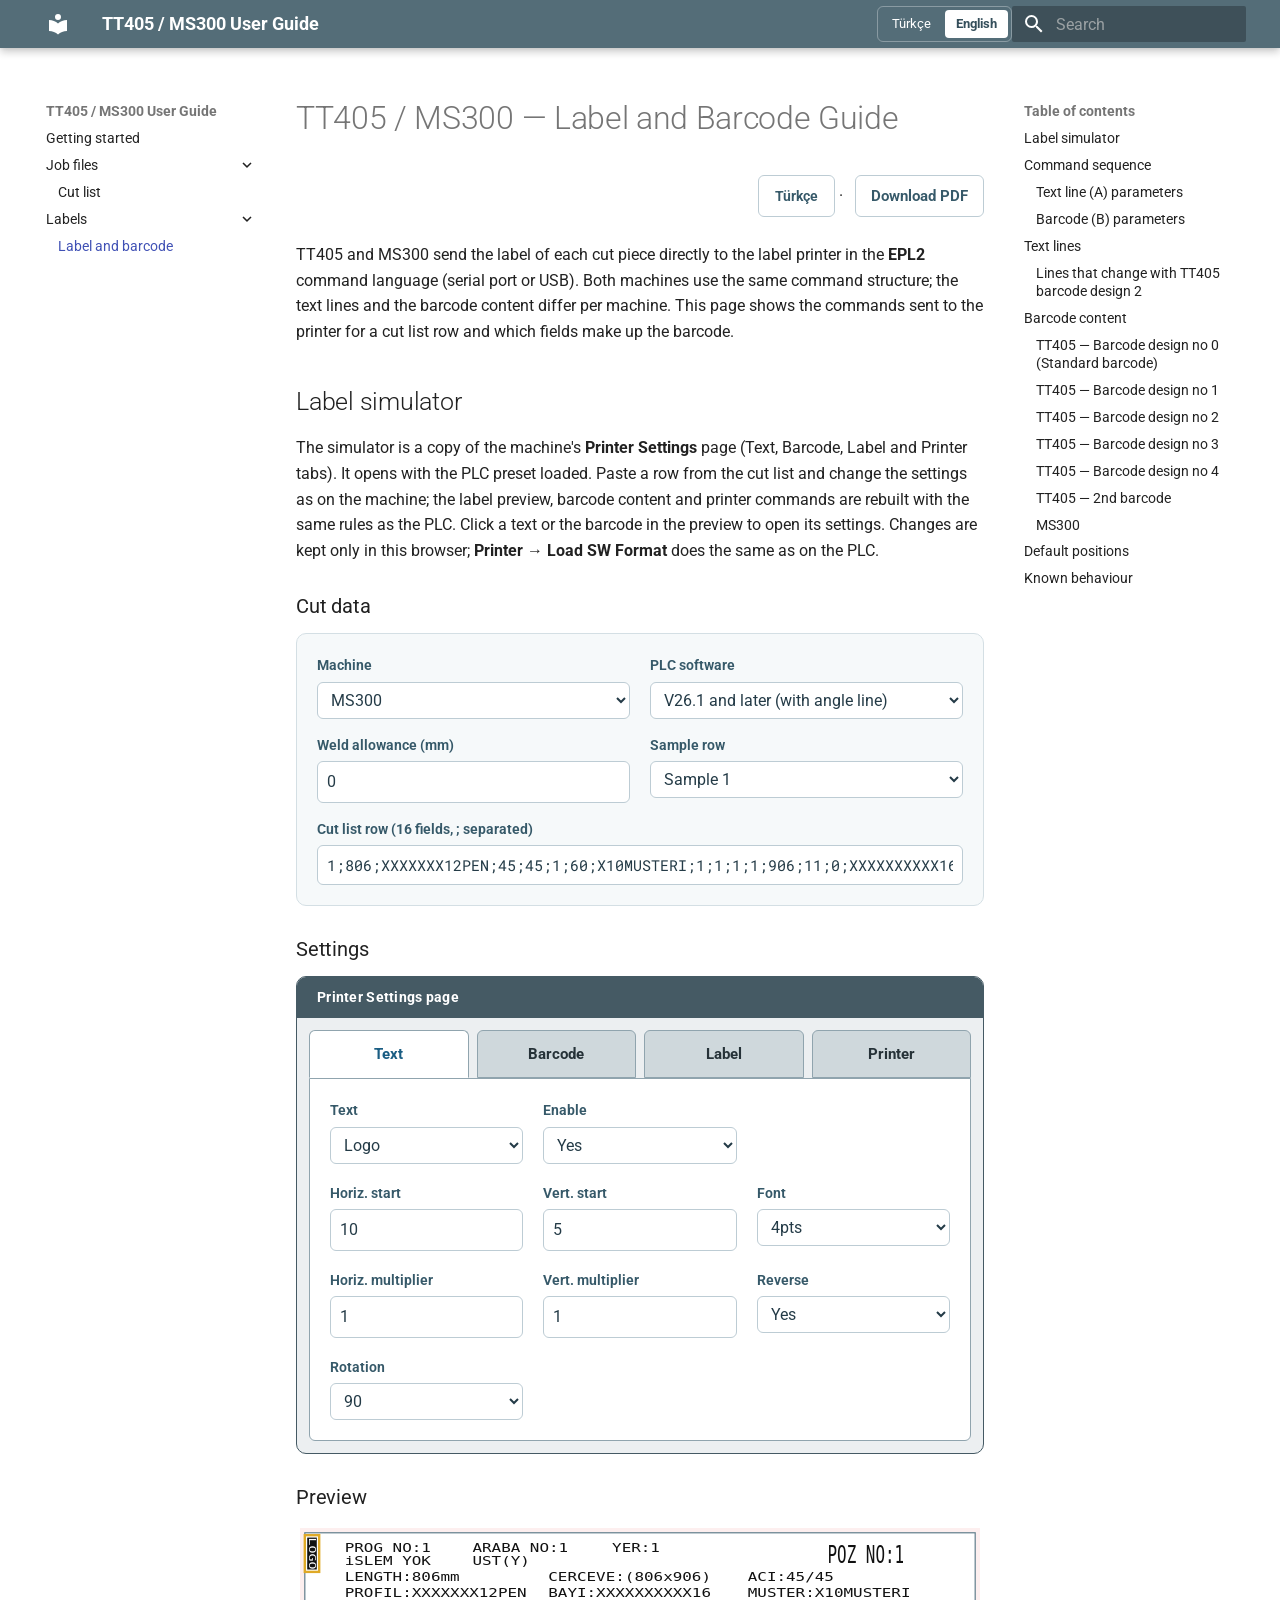
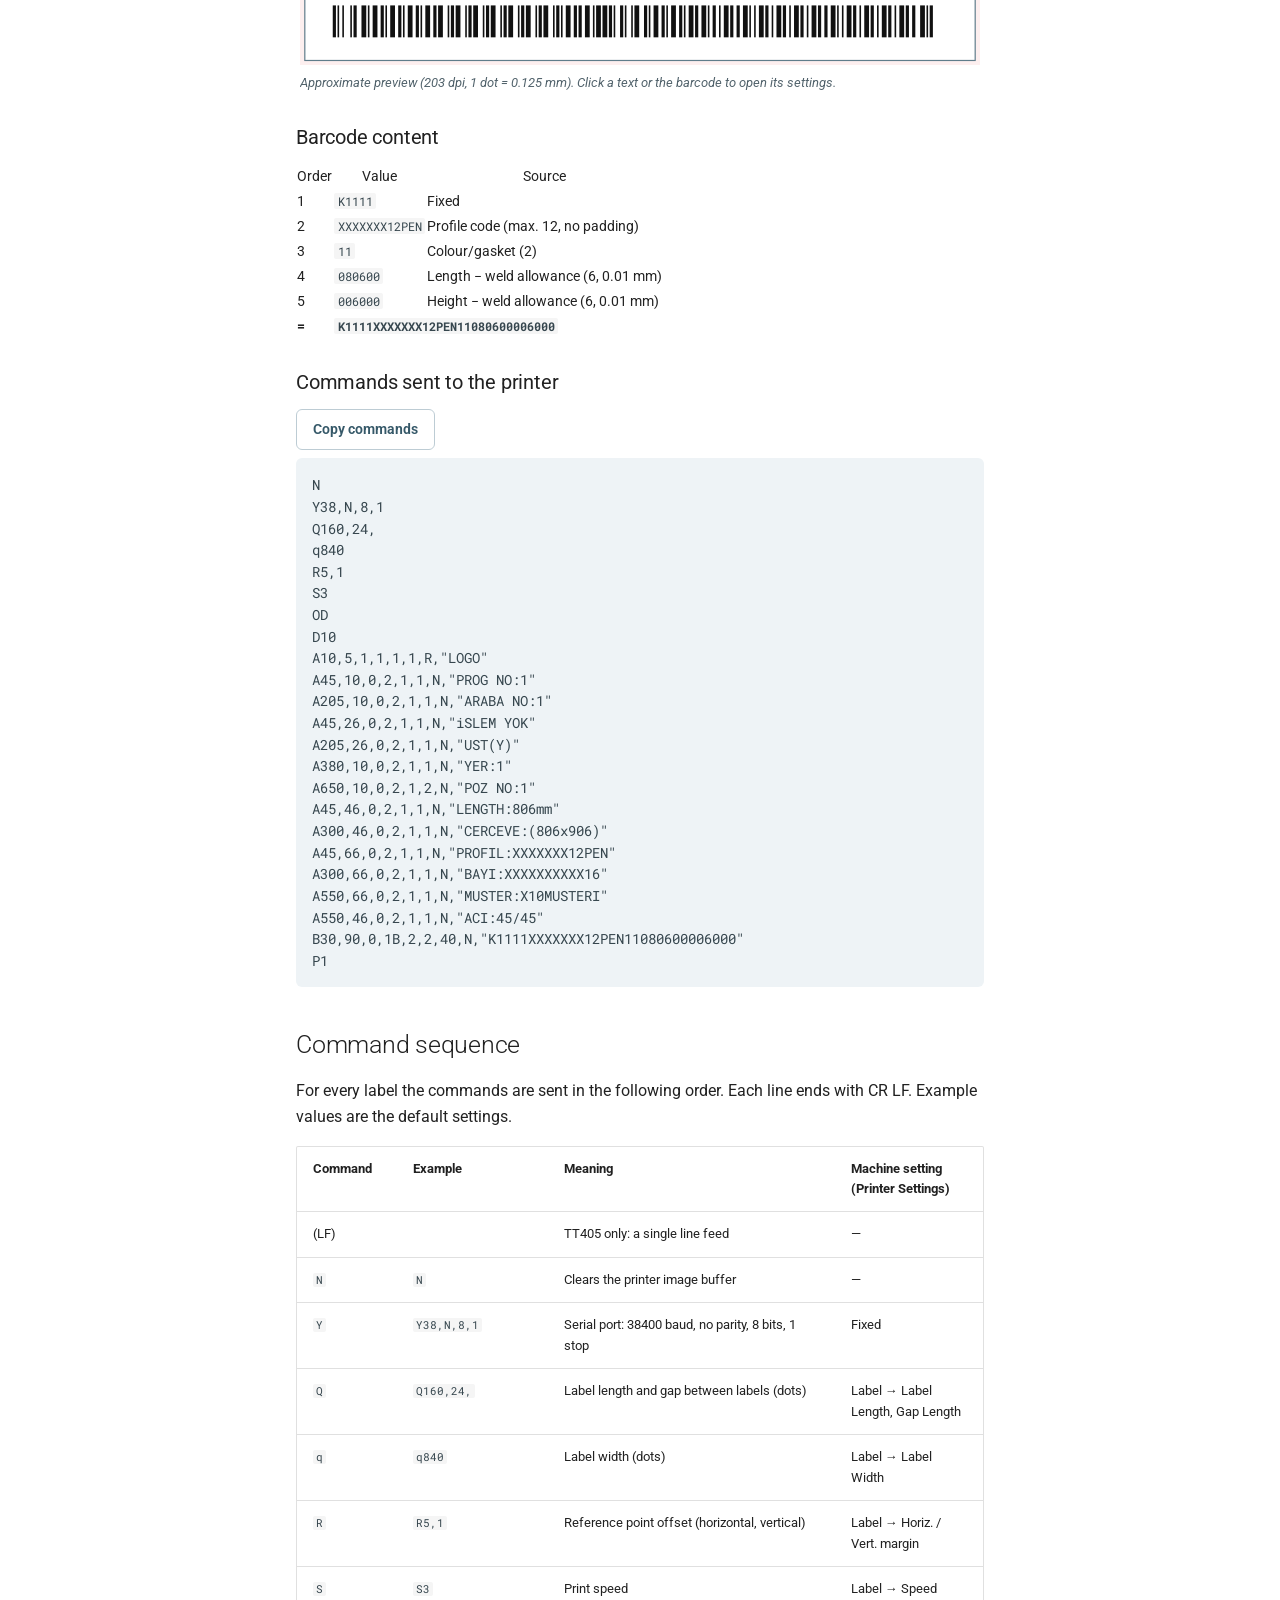
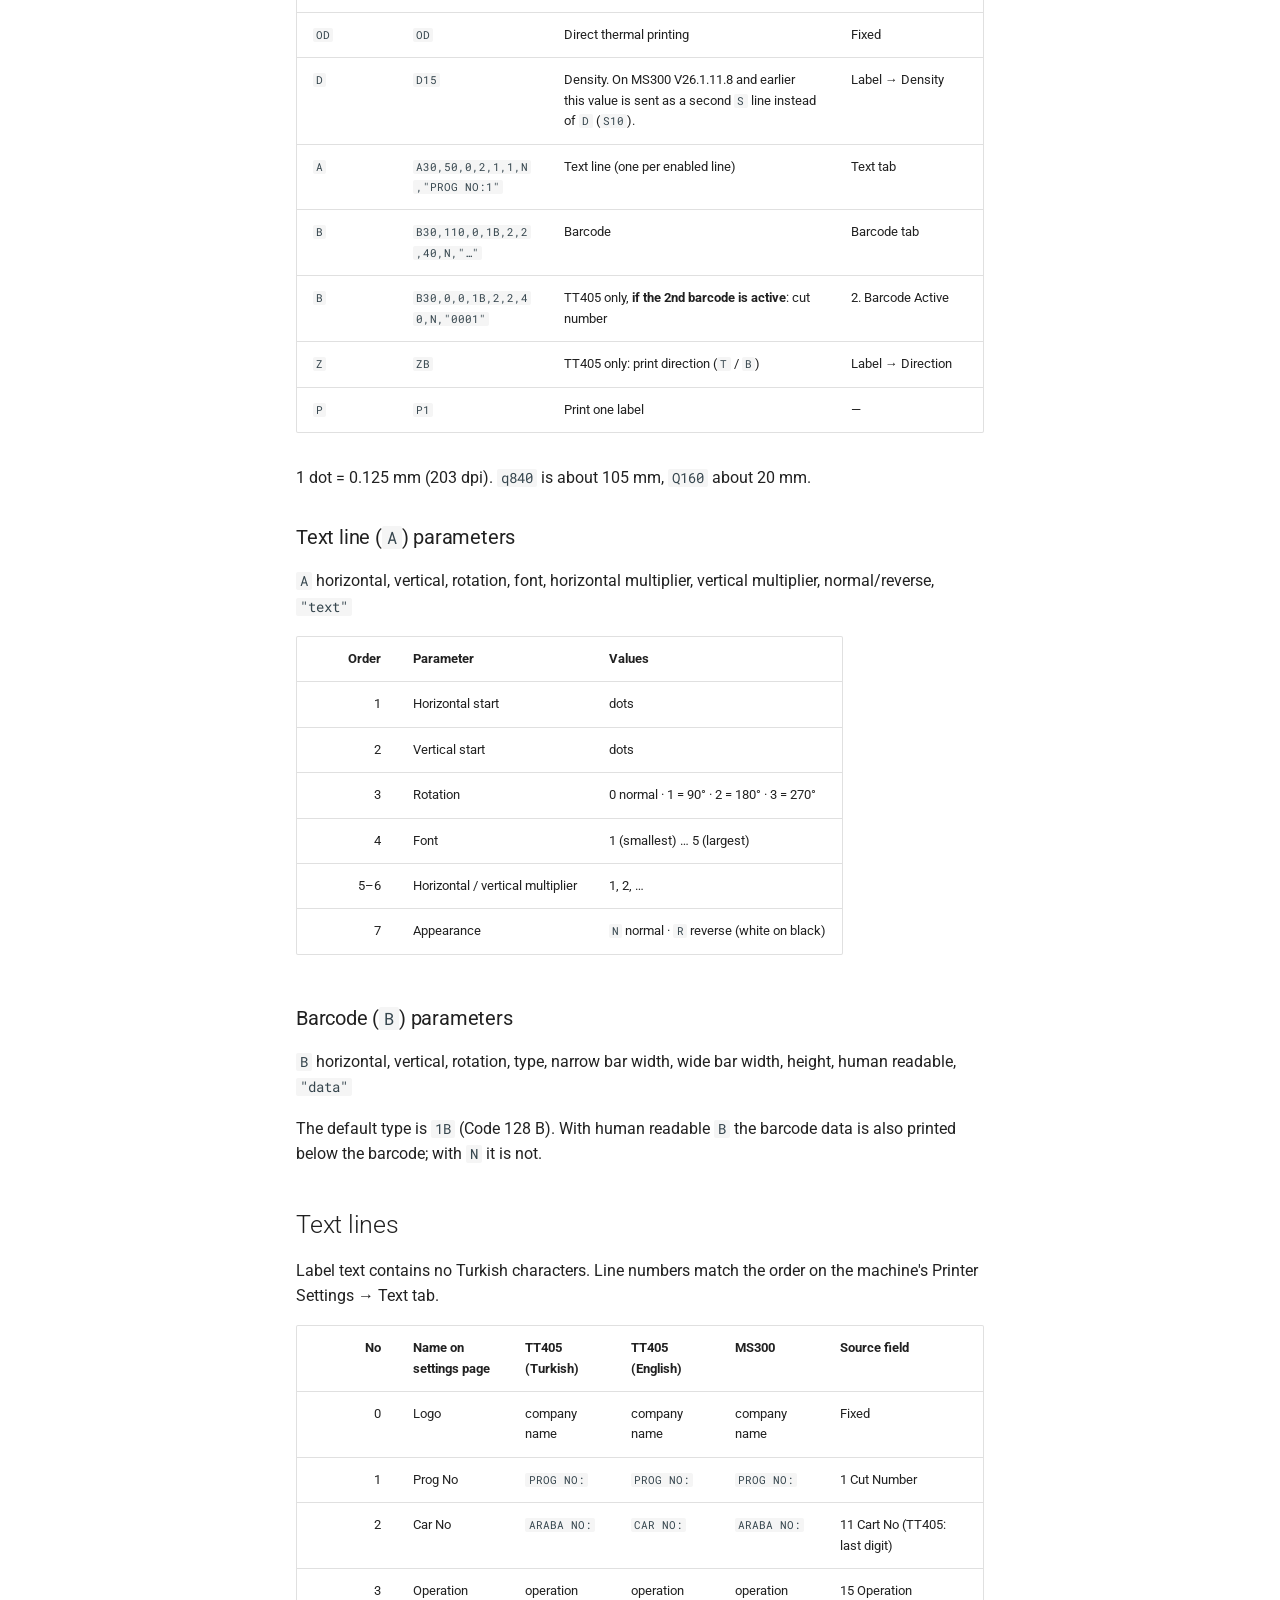
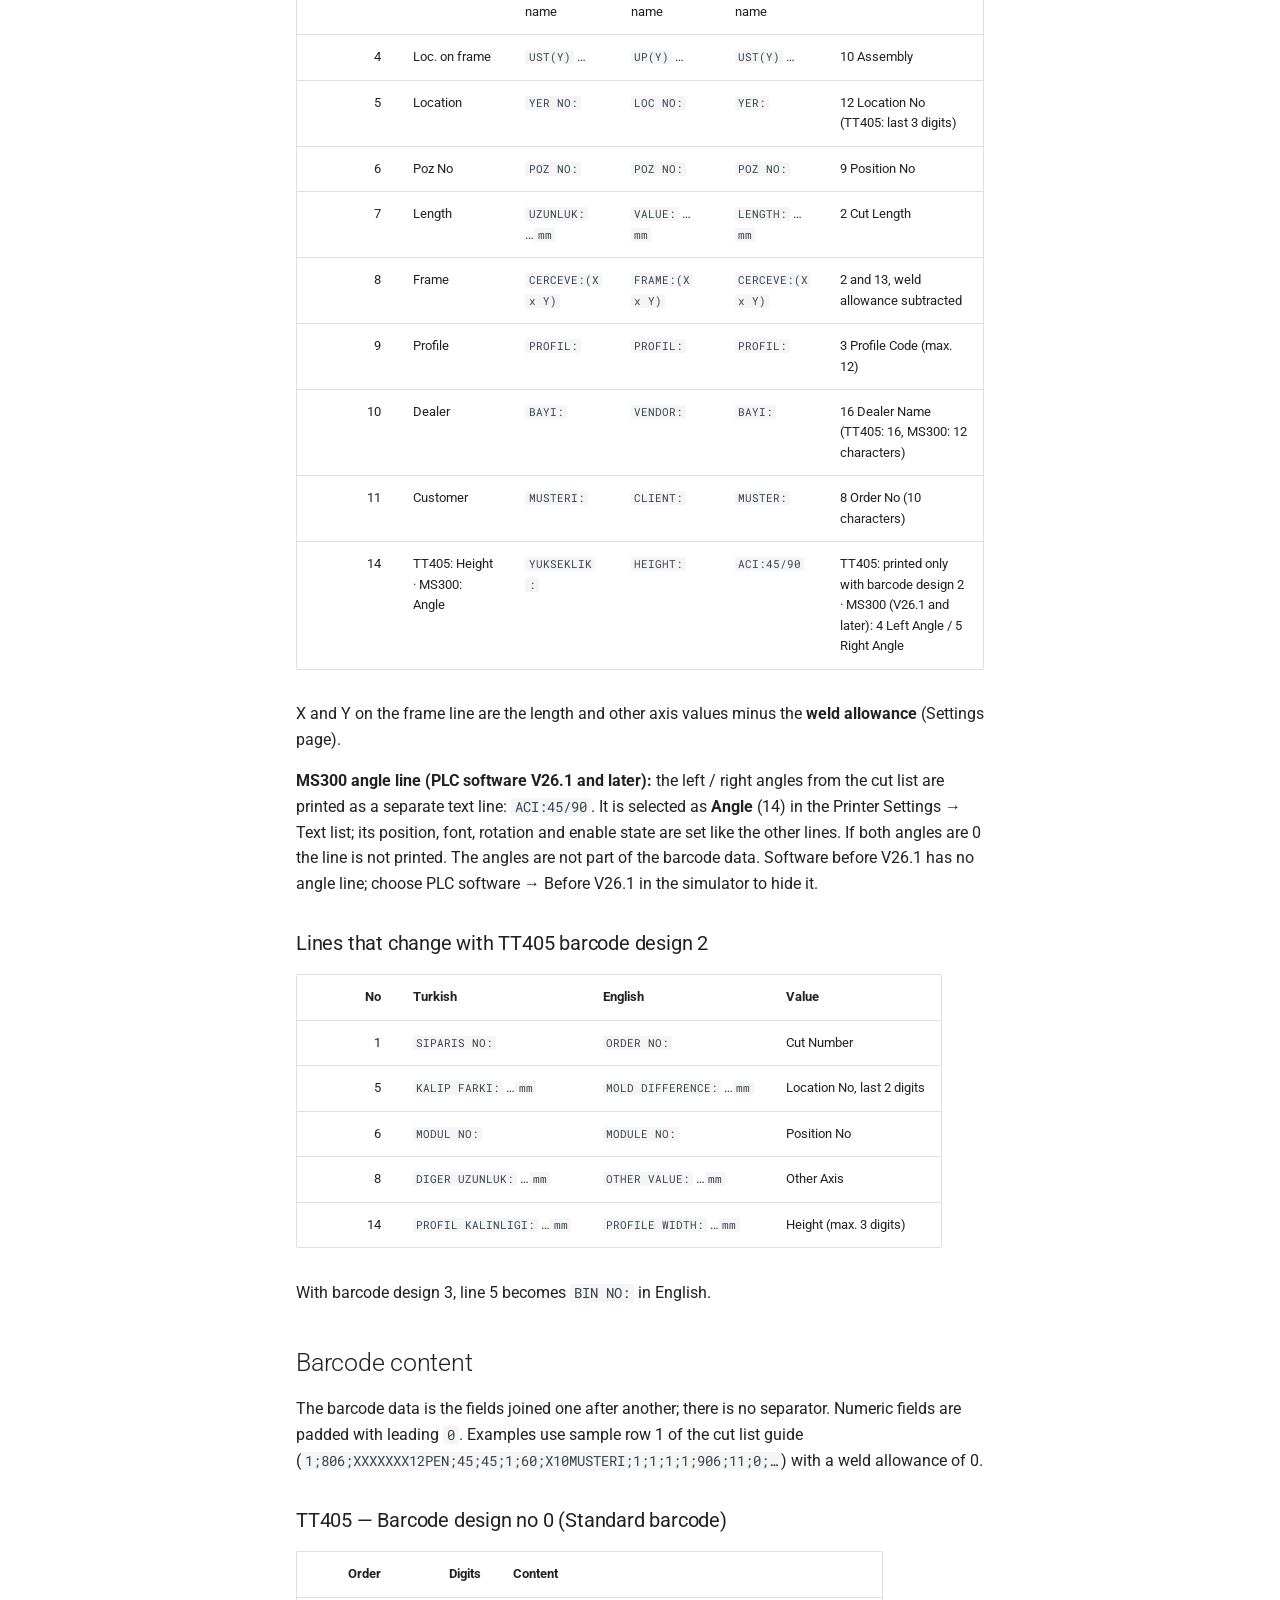
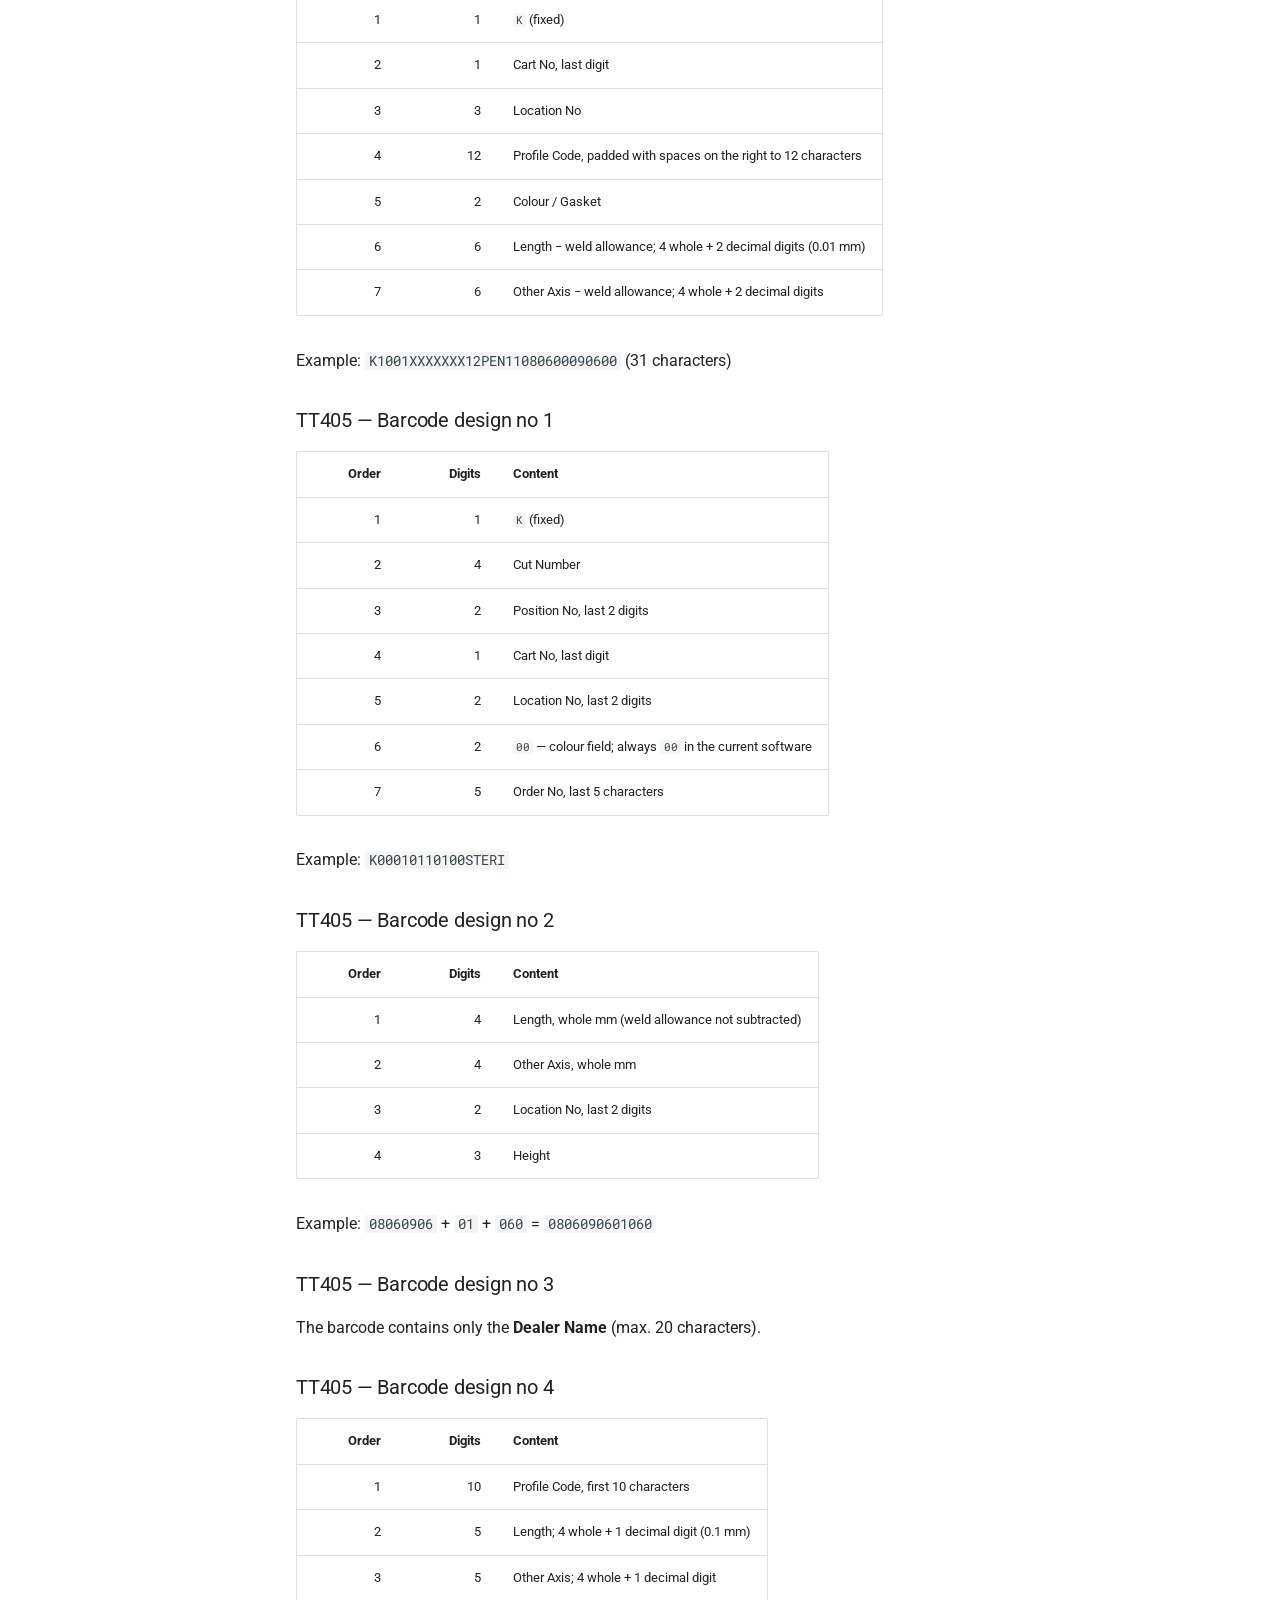
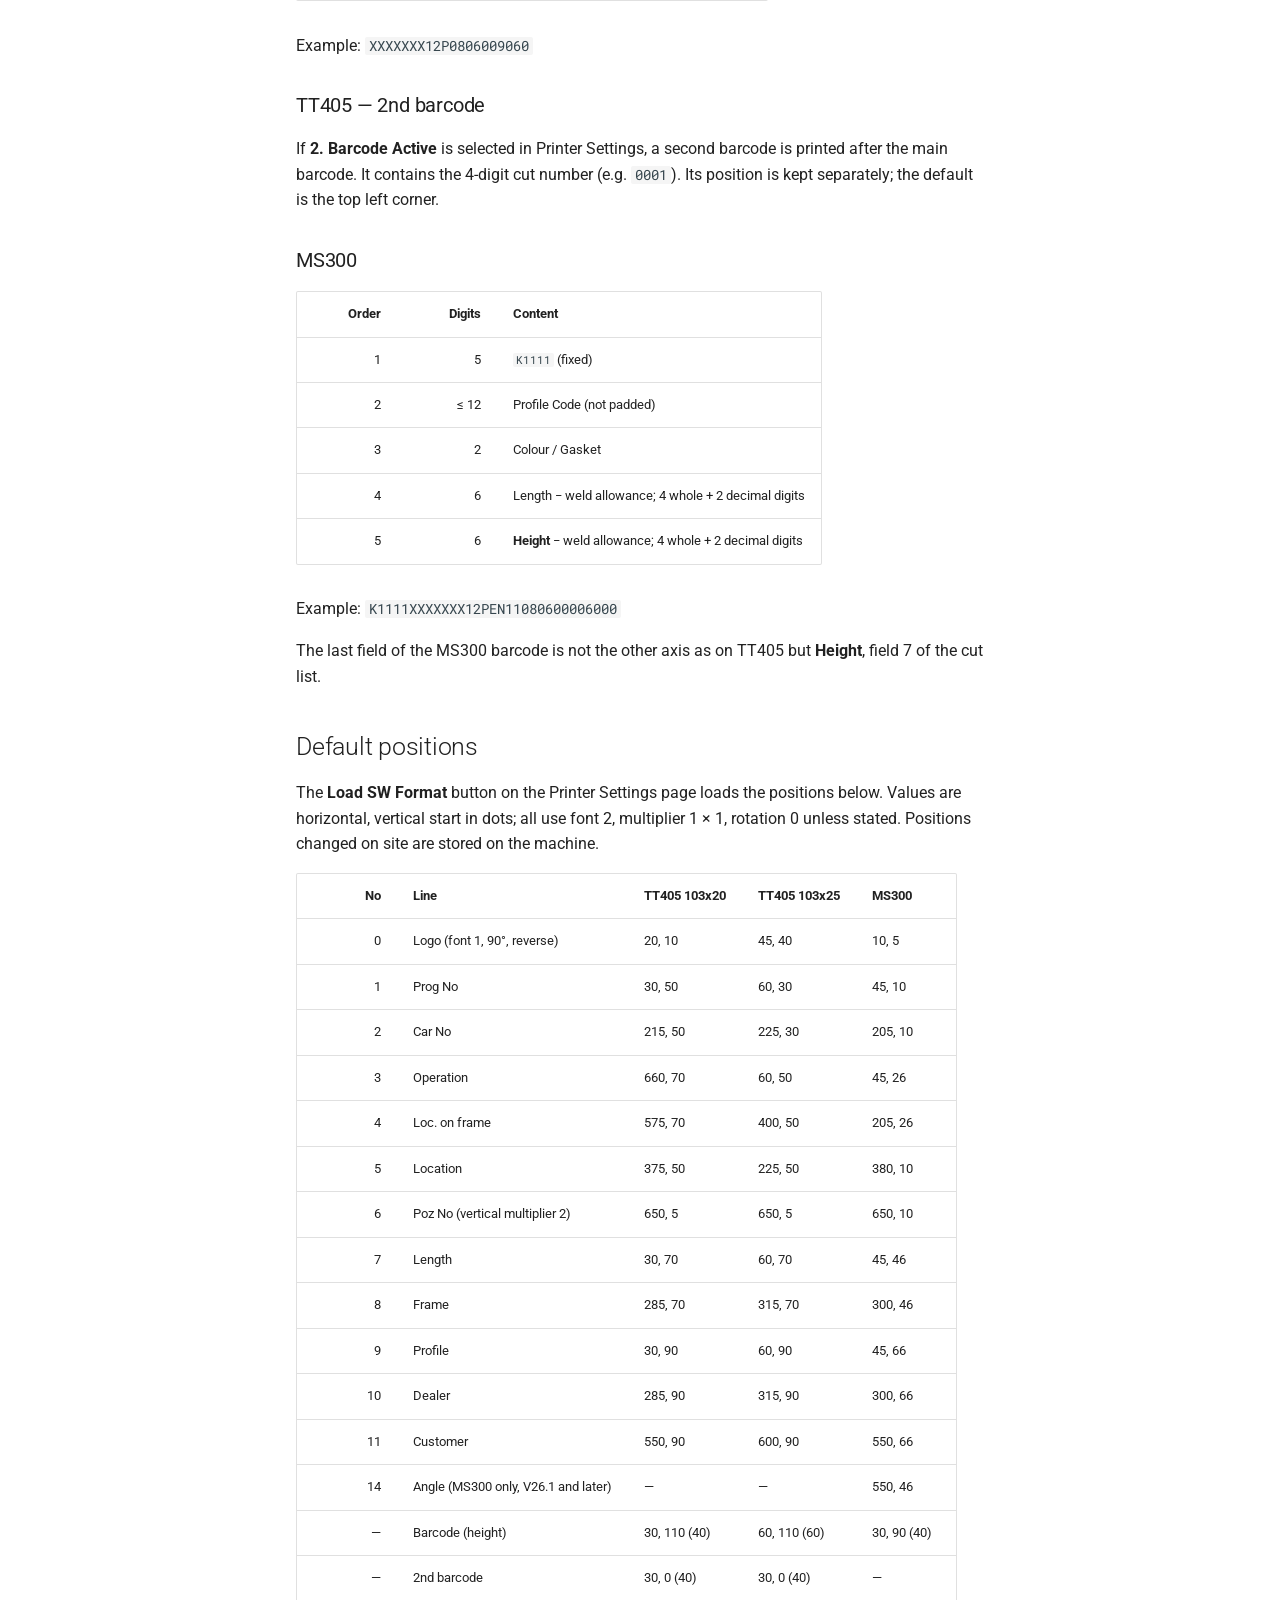
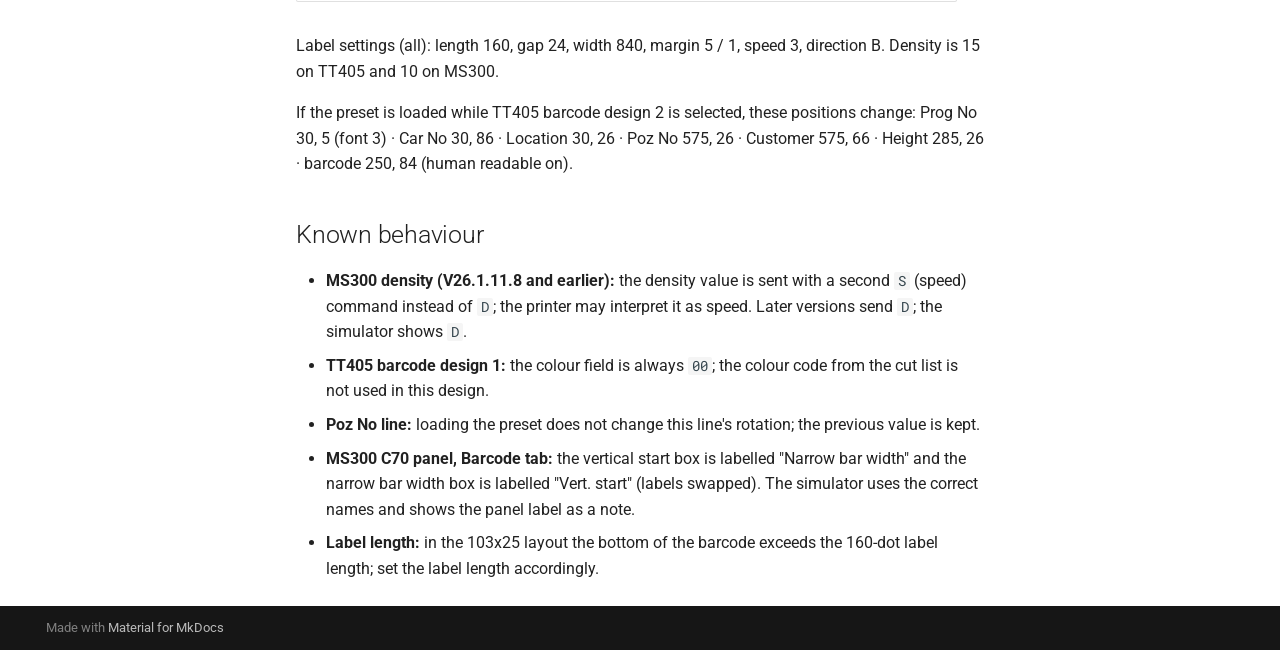
<file: label_en.html>
<!doctype html>
<html lang="en" class="no-js">
  <head>
    
      <meta charset="utf-8">
      <meta name="viewport" content="width=device-width,initial-scale=1">
      
        <meta name="description" content="Cut list (job file) and label guide for TT405 and MS300 machines with B&R PLC.">
      
      
      
        <link rel="canonical" href="https://hm-info.github.io/br-cutlist/label_en.html">
      
      
        <link rel="prev" href="cut_list_en.html">
      
      
      
        
          <link rel="alternate" href="label_tr.html" hreflang="tr">
        
          <link rel="alternate" href="label_en.html" hreflang="en">
        
      
      
      <link rel="icon" href="assets/images/favicon.png">
      <meta name="generator" content="mkdocs-1.6.1, mkdocs-material-9.7.6">
    
    
      
        <title>TT405 / MS300 — Label and Barcode Guide - TT405 / MS300 User Guide</title>
      
    
    
      <link rel="stylesheet" href="assets/stylesheets/main.484c7ddc.min.css">
      
        
        <link rel="stylesheet" href="assets/stylesheets/palette.ab4e12ef.min.css">
      
      


    
    
      
    
    
      
        
        
        <link rel="preconnect" href="https://fonts.gstatic.com" crossorigin>
        <link rel="stylesheet" href="https://fonts.googleapis.com/css?family=Roboto:300,300i,400,400i,700,700i%7CRoboto+Mono:400,400i,700,700i&display=fallback">
        <style>:root{--md-text-font:"Roboto";--md-code-font:"Roboto Mono"}</style>
      
    
    
      <link rel="stylesheet" href="stylesheets/guide.css">
    
      <link rel="stylesheet" href="stylesheets/downloads.css">
    
      <link rel="stylesheet" href="stylesheets/label.css">
    
    <script>__md_scope=new URL(".",location),__md_hash=e=>[...e].reduce(((e,_)=>(e<<5)-e+_.charCodeAt(0)),0),__md_get=(e,_=localStorage,t=__md_scope)=>JSON.parse(_.getItem(t.pathname+"."+e)),__md_set=(e,_,t=localStorage,a=__md_scope)=>{try{t.setItem(a.pathname+"."+e,JSON.stringify(_))}catch(e){}}</script>
    
      

    
    
  </head>
  
  
    
    
      
    
    
    
    
    <body dir="ltr" data-md-color-scheme="default" data-md-color-primary="blue-grey" data-md-color-accent="blue-grey">
  
    
    <input class="md-toggle" data-md-toggle="drawer" type="checkbox" id="__drawer" autocomplete="off">
    <input class="md-toggle" data-md-toggle="search" type="checkbox" id="__search" autocomplete="off">
    <label class="md-overlay" for="__drawer"></label>
    <div data-md-component="skip">
      
        
        <a href="#tt405-ms300-label-and-barcode-guide" class="md-skip">
          Skip to content
        </a>
      
    </div>
    <div data-md-component="announce">
      
    </div>
    
    
      

  

<header class="md-header md-header--shadow" data-md-component="header">
  <nav class="md-header__inner md-grid" aria-label="Header">
    <a href="home-en.html" title="TT405 / MS300 User Guide" class="md-header__button md-logo" aria-label="TT405 / MS300 User Guide" data-md-component="logo">
      
  
  <svg xmlns="http://www.w3.org/2000/svg" viewBox="0 0 24 24"><path d="M12 8a3 3 0 0 0 3-3 3 3 0 0 0-3-3 3 3 0 0 0-3 3 3 3 0 0 0 3 3m0 3.54C9.64 9.35 6.5 8 3 8v11c3.5 0 6.64 1.35 9 3.54 2.36-2.19 5.5-3.54 9-3.54V8c-3.5 0-6.64 1.35-9 3.54"/></svg>

    </a>
    <label class="md-header__button md-icon" for="__drawer">
      
      <svg xmlns="http://www.w3.org/2000/svg" viewBox="0 0 24 24"><path d="M3 6h18v2H3zm0 5h18v2H3zm0 5h18v2H3z"/></svg>
    </label>
    <div class="md-header__title" data-md-component="header-title">
      <div class="md-header__ellipsis">
        <div class="md-header__topic">
          <span class="md-ellipsis">
            TT405 / MS300 User Guide
          </span>
        </div>
        <div class="md-header__topic" data-md-component="header-topic">
          <span class="md-ellipsis">
            
              TT405 / MS300 — Label and Barcode Guide
            
          </span>
        </div>
      </div>
    </div>
    
      
        <form class="md-header__option" data-md-component="palette">
  
    
    
    
    <input class="md-option" data-md-color-media="" data-md-color-scheme="default" data-md-color-primary="blue-grey" data-md-color-accent="blue-grey"  aria-hidden="true"  type="radio" name="__palette" id="__palette_0">
    
  
</form>
      
    
    
      <script>var palette=__md_get("__palette");if(palette&&palette.color){if("(prefers-color-scheme)"===palette.color.media){var media=matchMedia("(prefers-color-scheme: light)"),input=document.querySelector(media.matches?"[data-md-color-media='(prefers-color-scheme: light)']":"[data-md-color-media='(prefers-color-scheme: dark)']");palette.color.media=input.getAttribute("data-md-color-media"),palette.color.scheme=input.getAttribute("data-md-color-scheme"),palette.color.primary=input.getAttribute("data-md-color-primary"),palette.color.accent=input.getAttribute("data-md-color-accent")}for(var[key,value]of Object.entries(palette.color))document.body.setAttribute("data-md-color-"+key,value)}</script>
    
    
      <nav class="guide-language" aria-label="Language">
  
    <a href="label_tr.html" lang="tr" hreflang="tr">Türkçe</a>
  
    <a href="label_en.html" lang="en" hreflang="en" aria-current="page">English</a>
  
</nav>
    
    
      
      
        <label class="md-header__button md-icon" for="__search">
          
          <svg xmlns="http://www.w3.org/2000/svg" viewBox="0 0 24 24"><path d="M9.5 3A6.5 6.5 0 0 1 16 9.5c0 1.61-.59 3.09-1.56 4.23l.27.27h.79l5 5-1.5 1.5-5-5v-.79l-.27-.27A6.52 6.52 0 0 1 9.5 16 6.5 6.5 0 0 1 3 9.5 6.5 6.5 0 0 1 9.5 3m0 2C7 5 5 7 5 9.5S7 14 9.5 14 14 12 14 9.5 12 5 9.5 5"/></svg>
        </label>
        <div class="md-search" data-md-component="search" role="dialog">
  <label class="md-search__overlay" for="__search"></label>
  <div class="md-search__inner" role="search">
    <form class="md-search__form" name="search">
      <input type="text" class="md-search__input" name="query" aria-label="Search" placeholder="Search" autocapitalize="off" autocorrect="off" autocomplete="off" spellcheck="false" data-md-component="search-query" required>
      <label class="md-search__icon md-icon" for="__search">
        
        <svg xmlns="http://www.w3.org/2000/svg" viewBox="0 0 24 24"><path d="M9.5 3A6.5 6.5 0 0 1 16 9.5c0 1.61-.59 3.09-1.56 4.23l.27.27h.79l5 5-1.5 1.5-5-5v-.79l-.27-.27A6.52 6.52 0 0 1 9.5 16 6.5 6.5 0 0 1 3 9.5 6.5 6.5 0 0 1 9.5 3m0 2C7 5 5 7 5 9.5S7 14 9.5 14 14 12 14 9.5 12 5 9.5 5"/></svg>
        
        <svg xmlns="http://www.w3.org/2000/svg" viewBox="0 0 24 24"><path d="M20 11v2H8l5.5 5.5-1.42 1.42L4.16 12l7.92-7.92L13.5 5.5 8 11z"/></svg>
      </label>
      <nav class="md-search__options" aria-label="Search">
        
        <button type="reset" class="md-search__icon md-icon" title="Clear" aria-label="Clear" tabindex="-1">
          
          <svg xmlns="http://www.w3.org/2000/svg" viewBox="0 0 24 24"><path d="M19 6.41 17.59 5 12 10.59 6.41 5 5 6.41 10.59 12 5 17.59 6.41 19 12 13.41 17.59 19 19 17.59 13.41 12z"/></svg>
        </button>
      </nav>
      
    </form>
    <div class="md-search__output">
      <div class="md-search__scrollwrap" tabindex="0" data-md-scrollfix>
        <div class="md-search-result" data-md-component="search-result">
          <div class="md-search-result__meta">
            Initializing search
          </div>
          <ol class="md-search-result__list" role="presentation"></ol>
        </div>
      </div>
    </div>
  </div>
</div>
      
    
    
  </nav>
  
</header>
    
    <div class="md-container" data-md-component="container">
      
      
        
          
        
      
      <main class="md-main" data-md-component="main">
        <div class="md-main__inner md-grid">
          
            
              
              <div class="md-sidebar md-sidebar--primary" data-md-component="sidebar" data-md-type="navigation" >
                <div class="md-sidebar__scrollwrap">
                  <div class="md-sidebar__inner">
                    



<nav class="md-nav md-nav--primary" aria-label="Navigation" data-md-level="0">
  <label class="md-nav__title" for="__drawer">
    <a href="home-en.html" title="TT405 / MS300 User Guide" class="md-nav__button md-logo" aria-label="TT405 / MS300 User Guide" data-md-component="logo">
      
  
  <svg xmlns="http://www.w3.org/2000/svg" viewBox="0 0 24 24"><path d="M12 8a3 3 0 0 0 3-3 3 3 0 0 0-3-3 3 3 0 0 0-3 3 3 3 0 0 0 3 3m0 3.54C9.64 9.35 6.5 8 3 8v11c3.5 0 6.64 1.35 9 3.54 2.36-2.19 5.5-3.54 9-3.54V8c-3.5 0-6.64 1.35-9 3.54"/></svg>

    </a>
    TT405 / MS300 User Guide
  </label>
  
  <ul class="md-nav__list" data-md-scrollfix>
    
      
      
  
  
  
  
    <li class="md-nav__item">
      <a href="home-en.html" class="md-nav__link">
        
  
  
  <span class="md-ellipsis">
    
  
    Getting started
  

    
  </span>
  
  

      </a>
    </li>
  

    
      
      
  
  
  
  
    
    
    
    
    
    <li class="md-nav__item md-nav__item--nested">
      
        
        
          
        
        <input class="md-nav__toggle md-toggle md-toggle--indeterminate" type="checkbox" id="__nav_2" >
        
          
          <label class="md-nav__link" for="__nav_2" id="__nav_2_label" tabindex="0">
            
  
  
  <span class="md-ellipsis">
    
  
    Job files
  

    
  </span>
  
  

            <span class="md-nav__icon md-icon"></span>
          </label>
        
        <nav class="md-nav" data-md-level="1" aria-labelledby="__nav_2_label" aria-expanded="false">
          <label class="md-nav__title" for="__nav_2">
            <span class="md-nav__icon md-icon"></span>
            
  
    Job files
  

          </label>
          <ul class="md-nav__list" data-md-scrollfix>
            
              
                
  
  
  
  
    <li class="md-nav__item">
      <a href="cut_list_en.html" class="md-nav__link">
        
  
  
  <span class="md-ellipsis">
    
  
    Cut list
  

    
  </span>
  
  

      </a>
    </li>
  

              
            
          </ul>
        </nav>
      
    </li>
  

    
      
      
  
  
    
  
  
  
    
    
    
    
    
    <li class="md-nav__item md-nav__item--active md-nav__item--nested">
      
        
        
        <input class="md-nav__toggle md-toggle " type="checkbox" id="__nav_3" checked>
        
          
          <label class="md-nav__link" for="__nav_3" id="__nav_3_label" tabindex="0">
            
  
  
  <span class="md-ellipsis">
    
  
    Labels
  

    
  </span>
  
  

            <span class="md-nav__icon md-icon"></span>
          </label>
        
        <nav class="md-nav" data-md-level="1" aria-labelledby="__nav_3_label" aria-expanded="true">
          <label class="md-nav__title" for="__nav_3">
            <span class="md-nav__icon md-icon"></span>
            
  
    Labels
  

          </label>
          <ul class="md-nav__list" data-md-scrollfix>
            
              
                
  
  
    
  
  
  
    <li class="md-nav__item md-nav__item--active">
      
      <input class="md-nav__toggle md-toggle" type="checkbox" id="__toc">
      
      
        
      
      
        <label class="md-nav__link md-nav__link--active" for="__toc">
          
  
  
  <span class="md-ellipsis">
    
  
    Label and barcode
  

    
  </span>
  
  

          <span class="md-nav__icon md-icon"></span>
        </label>
      
      <a href="label_en.html" class="md-nav__link md-nav__link--active">
        
  
  
  <span class="md-ellipsis">
    
  
    Label and barcode
  

    
  </span>
  
  

      </a>
      
        

<nav class="md-nav md-nav--secondary" aria-label="Table of contents">
  
  
  
    
  
  
    <label class="md-nav__title" for="__toc">
      <span class="md-nav__icon md-icon"></span>
      Table of contents
    </label>
    <ul class="md-nav__list" data-md-component="toc" data-md-scrollfix>
      
        <li class="md-nav__item">
  <a href="#label-simulator" class="md-nav__link">
    <span class="md-ellipsis">
      
        Label simulator
      
    </span>
  </a>
  
</li>
      
        <li class="md-nav__item">
  <a href="#command-sequence" class="md-nav__link">
    <span class="md-ellipsis">
      
        Command sequence
      
    </span>
  </a>
  
    <nav class="md-nav" aria-label="Command sequence">
      <ul class="md-nav__list">
        
          <li class="md-nav__item">
  <a href="#text-line-a-parameters" class="md-nav__link">
    <span class="md-ellipsis">
      
        Text line (A) parameters
      
    </span>
  </a>
  
</li>
        
          <li class="md-nav__item">
  <a href="#barcode-b-parameters" class="md-nav__link">
    <span class="md-ellipsis">
      
        Barcode (B) parameters
      
    </span>
  </a>
  
</li>
        
      </ul>
    </nav>
  
</li>
      
        <li class="md-nav__item">
  <a href="#text-lines" class="md-nav__link">
    <span class="md-ellipsis">
      
        Text lines
      
    </span>
  </a>
  
    <nav class="md-nav" aria-label="Text lines">
      <ul class="md-nav__list">
        
          <li class="md-nav__item">
  <a href="#lines-that-change-with-tt405-barcode-design-2" class="md-nav__link">
    <span class="md-ellipsis">
      
        Lines that change with TT405 barcode design 2
      
    </span>
  </a>
  
</li>
        
      </ul>
    </nav>
  
</li>
      
        <li class="md-nav__item">
  <a href="#barcode-content" class="md-nav__link">
    <span class="md-ellipsis">
      
        Barcode content
      
    </span>
  </a>
  
    <nav class="md-nav" aria-label="Barcode content">
      <ul class="md-nav__list">
        
          <li class="md-nav__item">
  <a href="#tt405-barcode-design-no-0-standard-barcode" class="md-nav__link">
    <span class="md-ellipsis">
      
        TT405 — Barcode design no 0 (Standard barcode)
      
    </span>
  </a>
  
</li>
        
          <li class="md-nav__item">
  <a href="#tt405-barcode-design-no-1" class="md-nav__link">
    <span class="md-ellipsis">
      
        TT405 — Barcode design no 1
      
    </span>
  </a>
  
</li>
        
          <li class="md-nav__item">
  <a href="#tt405-barcode-design-no-2" class="md-nav__link">
    <span class="md-ellipsis">
      
        TT405 — Barcode design no 2
      
    </span>
  </a>
  
</li>
        
          <li class="md-nav__item">
  <a href="#tt405-barcode-design-no-3" class="md-nav__link">
    <span class="md-ellipsis">
      
        TT405 — Barcode design no 3
      
    </span>
  </a>
  
</li>
        
          <li class="md-nav__item">
  <a href="#tt405-barcode-design-no-4" class="md-nav__link">
    <span class="md-ellipsis">
      
        TT405 — Barcode design no 4
      
    </span>
  </a>
  
</li>
        
          <li class="md-nav__item">
  <a href="#tt405-2nd-barcode" class="md-nav__link">
    <span class="md-ellipsis">
      
        TT405 — 2nd barcode
      
    </span>
  </a>
  
</li>
        
          <li class="md-nav__item">
  <a href="#ms300" class="md-nav__link">
    <span class="md-ellipsis">
      
        MS300
      
    </span>
  </a>
  
</li>
        
      </ul>
    </nav>
  
</li>
      
        <li class="md-nav__item">
  <a href="#default-positions" class="md-nav__link">
    <span class="md-ellipsis">
      
        Default positions
      
    </span>
  </a>
  
</li>
      
        <li class="md-nav__item">
  <a href="#known-behaviour" class="md-nav__link">
    <span class="md-ellipsis">
      
        Known behaviour
      
    </span>
  </a>
  
</li>
      
    </ul>
  
</nav>
      
    </li>
  

              
            
          </ul>
        </nav>
      
    </li>
  

    
  </ul>
</nav>
                  </div>
                </div>
              </div>
            
            
              
              <div class="md-sidebar md-sidebar--secondary" data-md-component="sidebar" data-md-type="toc" >
                <div class="md-sidebar__scrollwrap">
                  <div class="md-sidebar__inner">
                    

<nav class="md-nav md-nav--secondary" aria-label="Table of contents">
  
  
  
    
  
  
    <label class="md-nav__title" for="__toc">
      <span class="md-nav__icon md-icon"></span>
      Table of contents
    </label>
    <ul class="md-nav__list" data-md-component="toc" data-md-scrollfix>
      
        <li class="md-nav__item">
  <a href="#label-simulator" class="md-nav__link">
    <span class="md-ellipsis">
      
        Label simulator
      
    </span>
  </a>
  
</li>
      
        <li class="md-nav__item">
  <a href="#command-sequence" class="md-nav__link">
    <span class="md-ellipsis">
      
        Command sequence
      
    </span>
  </a>
  
    <nav class="md-nav" aria-label="Command sequence">
      <ul class="md-nav__list">
        
          <li class="md-nav__item">
  <a href="#text-line-a-parameters" class="md-nav__link">
    <span class="md-ellipsis">
      
        Text line (A) parameters
      
    </span>
  </a>
  
</li>
        
          <li class="md-nav__item">
  <a href="#barcode-b-parameters" class="md-nav__link">
    <span class="md-ellipsis">
      
        Barcode (B) parameters
      
    </span>
  </a>
  
</li>
        
      </ul>
    </nav>
  
</li>
      
        <li class="md-nav__item">
  <a href="#text-lines" class="md-nav__link">
    <span class="md-ellipsis">
      
        Text lines
      
    </span>
  </a>
  
    <nav class="md-nav" aria-label="Text lines">
      <ul class="md-nav__list">
        
          <li class="md-nav__item">
  <a href="#lines-that-change-with-tt405-barcode-design-2" class="md-nav__link">
    <span class="md-ellipsis">
      
        Lines that change with TT405 barcode design 2
      
    </span>
  </a>
  
</li>
        
      </ul>
    </nav>
  
</li>
      
        <li class="md-nav__item">
  <a href="#barcode-content" class="md-nav__link">
    <span class="md-ellipsis">
      
        Barcode content
      
    </span>
  </a>
  
    <nav class="md-nav" aria-label="Barcode content">
      <ul class="md-nav__list">
        
          <li class="md-nav__item">
  <a href="#tt405-barcode-design-no-0-standard-barcode" class="md-nav__link">
    <span class="md-ellipsis">
      
        TT405 — Barcode design no 0 (Standard barcode)
      
    </span>
  </a>
  
</li>
        
          <li class="md-nav__item">
  <a href="#tt405-barcode-design-no-1" class="md-nav__link">
    <span class="md-ellipsis">
      
        TT405 — Barcode design no 1
      
    </span>
  </a>
  
</li>
        
          <li class="md-nav__item">
  <a href="#tt405-barcode-design-no-2" class="md-nav__link">
    <span class="md-ellipsis">
      
        TT405 — Barcode design no 2
      
    </span>
  </a>
  
</li>
        
          <li class="md-nav__item">
  <a href="#tt405-barcode-design-no-3" class="md-nav__link">
    <span class="md-ellipsis">
      
        TT405 — Barcode design no 3
      
    </span>
  </a>
  
</li>
        
          <li class="md-nav__item">
  <a href="#tt405-barcode-design-no-4" class="md-nav__link">
    <span class="md-ellipsis">
      
        TT405 — Barcode design no 4
      
    </span>
  </a>
  
</li>
        
          <li class="md-nav__item">
  <a href="#tt405-2nd-barcode" class="md-nav__link">
    <span class="md-ellipsis">
      
        TT405 — 2nd barcode
      
    </span>
  </a>
  
</li>
        
          <li class="md-nav__item">
  <a href="#ms300" class="md-nav__link">
    <span class="md-ellipsis">
      
        MS300
      
    </span>
  </a>
  
</li>
        
      </ul>
    </nav>
  
</li>
      
        <li class="md-nav__item">
  <a href="#default-positions" class="md-nav__link">
    <span class="md-ellipsis">
      
        Default positions
      
    </span>
  </a>
  
</li>
      
        <li class="md-nav__item">
  <a href="#known-behaviour" class="md-nav__link">
    <span class="md-ellipsis">
      
        Known behaviour
      
    </span>
  </a>
  
</li>
      
    </ul>
  
</nav>
                  </div>
                </div>
              </div>
            
          
          
            <div class="md-content" data-md-component="content">
              
              <article class="md-content__inner md-typeset">
                
                  



<h1 id="tt405-ms300-label-and-barcode-guide">TT405 / MS300 — Label and Barcode Guide</h1>
<div class="document-tools">
<p><a href="label_tr.html">Türkçe</a> · <strong><a href="downloads/tt405-ms300-label-en.pdf">Download PDF</a></strong></p>
</div>
<p>TT405 and MS300 send the label of each cut piece directly to the label printer in the <strong>EPL2</strong> command language (serial port or USB). Both machines use the same command structure; the text lines and the barcode content differ per machine. This page shows the commands sent to the printer for a cut list row and which fields make up the barcode.</p>
<!-- web-only -->
<h2 id="label-simulator">Label simulator</h2>
<p>The simulator is a copy of the machine's <strong>Printer Settings</strong> page (Text, Barcode, Label and Printer tabs). It opens with the PLC preset loaded. Paste a row from the cut list and change the settings as on the machine; the label preview, barcode content and printer commands are rebuilt with the same rules as the PLC. Click a text or the barcode in the preview to open its settings. Changes are kept only in this browser; <strong>Printer → Load SW Format</strong> does the same as on the PLC.</p>
<div id="label-tool" class="label-tool" data-lang="en"></div>
<!-- /web-only -->

<h2 id="command-sequence">Command sequence</h2>
<p>For every label the commands are sent in the following order. Each line ends with CR LF. Example values are the default settings.</p>
<table>
<thead>
<tr>
<th>Command</th>
<th>Example</th>
<th>Meaning</th>
<th>Machine setting (Printer Settings)</th>
</tr>
</thead>
<tbody>
<tr>
<td>(LF)</td>
<td></td>
<td>TT405 only: a single line feed</td>
<td>—</td>
</tr>
<tr>
<td><code>N</code></td>
<td><code>N</code></td>
<td>Clears the printer image buffer</td>
<td>—</td>
</tr>
<tr>
<td><code>Y</code></td>
<td><code>Y38,N,8,1</code></td>
<td>Serial port: 38400 baud, no parity, 8 bits, 1 stop</td>
<td>Fixed</td>
</tr>
<tr>
<td><code>Q</code></td>
<td><code>Q160,24,</code></td>
<td>Label length and gap between labels (dots)</td>
<td>Label → Label Length, Gap Length</td>
</tr>
<tr>
<td><code>q</code></td>
<td><code>q840</code></td>
<td>Label width (dots)</td>
<td>Label → Label Width</td>
</tr>
<tr>
<td><code>R</code></td>
<td><code>R5,1</code></td>
<td>Reference point offset (horizontal, vertical)</td>
<td>Label → Horiz. / Vert. margin</td>
</tr>
<tr>
<td><code>S</code></td>
<td><code>S3</code></td>
<td>Print speed</td>
<td>Label → Speed</td>
</tr>
<tr>
<td><code>OD</code></td>
<td><code>OD</code></td>
<td>Direct thermal printing</td>
<td>Fixed</td>
</tr>
<tr>
<td><code>D</code></td>
<td><code>D15</code></td>
<td>Density. On MS300 V26.1.11.8 and earlier this value is sent as a second <code>S</code> line instead of <code>D</code> (<code>S10</code>).</td>
<td>Label → Density</td>
</tr>
<tr>
<td><code>A</code></td>
<td><code>A30,50,0,2,1,1,N,"PROG NO:1"</code></td>
<td>Text line (one per enabled line)</td>
<td>Text tab</td>
</tr>
<tr>
<td><code>B</code></td>
<td><code>B30,110,0,1B,2,2,40,N,"…"</code></td>
<td>Barcode</td>
<td>Barcode tab</td>
</tr>
<tr>
<td><code>B</code></td>
<td><code>B30,0,0,1B,2,2,40,N,"0001"</code></td>
<td>TT405 only, <strong>if the 2nd barcode is active</strong>: cut number</td>
<td>2. Barcode Active</td>
</tr>
<tr>
<td><code>Z</code></td>
<td><code>ZB</code></td>
<td>TT405 only: print direction (<code>T</code> / <code>B</code>)</td>
<td>Label → Direction</td>
</tr>
<tr>
<td><code>P</code></td>
<td><code>P1</code></td>
<td>Print one label</td>
<td>—</td>
</tr>
</tbody>
</table>
<p>1 dot = 0.125 mm (203 dpi). <code>q840</code> is about 105 mm, <code>Q160</code> about 20 mm.</p>
<h3 id="text-line-a-parameters">Text line (<code>A</code>) parameters</h3>
<p><code>A</code> horizontal, vertical, rotation, font, horizontal multiplier, vertical multiplier, normal/reverse, <code>"text"</code></p>
<table>
<thead>
<tr>
<th style="text-align: right;">Order</th>
<th>Parameter</th>
<th>Values</th>
</tr>
</thead>
<tbody>
<tr>
<td style="text-align: right;">1</td>
<td>Horizontal start</td>
<td>dots</td>
</tr>
<tr>
<td style="text-align: right;">2</td>
<td>Vertical start</td>
<td>dots</td>
</tr>
<tr>
<td style="text-align: right;">3</td>
<td>Rotation</td>
<td>0 normal · 1 = 90° · 2 = 180° · 3 = 270°</td>
</tr>
<tr>
<td style="text-align: right;">4</td>
<td>Font</td>
<td>1 (smallest) … 5 (largest)</td>
</tr>
<tr>
<td style="text-align: right;">5–6</td>
<td>Horizontal / vertical multiplier</td>
<td>1, 2, …</td>
</tr>
<tr>
<td style="text-align: right;">7</td>
<td>Appearance</td>
<td><code>N</code> normal · <code>R</code> reverse (white on black)</td>
</tr>
</tbody>
</table>
<h3 id="barcode-b-parameters">Barcode (<code>B</code>) parameters</h3>
<p><code>B</code> horizontal, vertical, rotation, type, narrow bar width, wide bar width, height, human readable, <code>"data"</code></p>
<p>The default type is <code>1B</code> (Code 128 B). With human readable <code>B</code> the barcode data is also printed below the barcode; with <code>N</code> it is not.</p>
<h2 id="text-lines">Text lines</h2>
<p>Label text contains no Turkish characters. Line numbers match the order on the machine's Printer Settings → Text tab.</p>
<table>
<thead>
<tr>
<th style="text-align: right;">No</th>
<th>Name on settings page</th>
<th>TT405 (Turkish)</th>
<th>TT405 (English)</th>
<th>MS300</th>
<th>Source field</th>
</tr>
</thead>
<tbody>
<tr>
<td style="text-align: right;">0</td>
<td>Logo</td>
<td>company name</td>
<td>company name</td>
<td>company name</td>
<td>Fixed</td>
</tr>
<tr>
<td style="text-align: right;">1</td>
<td>Prog No</td>
<td><code>PROG NO:</code></td>
<td><code>PROG NO:</code></td>
<td><code>PROG NO:</code></td>
<td>1 Cut Number</td>
</tr>
<tr>
<td style="text-align: right;">2</td>
<td>Car No</td>
<td><code>ARABA NO:</code></td>
<td><code>CAR NO:</code></td>
<td><code>ARABA NO:</code></td>
<td>11 Cart No (TT405: last digit)</td>
</tr>
<tr>
<td style="text-align: right;">3</td>
<td>Operation</td>
<td>operation name</td>
<td>operation name</td>
<td>operation name</td>
<td>15 Operation</td>
</tr>
<tr>
<td style="text-align: right;">4</td>
<td>Loc. on frame</td>
<td><code>UST(Y)</code> …</td>
<td><code>UP(Y)</code> …</td>
<td><code>UST(Y)</code> …</td>
<td>10 Assembly</td>
</tr>
<tr>
<td style="text-align: right;">5</td>
<td>Location</td>
<td><code>YER NO:</code></td>
<td><code>LOC NO:</code></td>
<td><code>YER:</code></td>
<td>12 Location No (TT405: last 3 digits)</td>
</tr>
<tr>
<td style="text-align: right;">6</td>
<td>Poz No</td>
<td><code>POZ NO:</code></td>
<td><code>POZ NO:</code></td>
<td><code>POZ NO:</code></td>
<td>9 Position No</td>
</tr>
<tr>
<td style="text-align: right;">7</td>
<td>Length</td>
<td><code>UZUNLUK:</code> …<code>mm</code></td>
<td><code>VALUE:</code> …<code>mm</code></td>
<td><code>LENGTH:</code> …<code>mm</code></td>
<td>2 Cut Length</td>
</tr>
<tr>
<td style="text-align: right;">8</td>
<td>Frame</td>
<td><code>CERCEVE:(X x Y)</code></td>
<td><code>FRAME:(X x Y)</code></td>
<td><code>CERCEVE:(X x Y)</code></td>
<td>2 and 13, weld allowance subtracted</td>
</tr>
<tr>
<td style="text-align: right;">9</td>
<td>Profile</td>
<td><code>PROFIL:</code></td>
<td><code>PROFIL:</code></td>
<td><code>PROFIL:</code></td>
<td>3 Profile Code (max. 12)</td>
</tr>
<tr>
<td style="text-align: right;">10</td>
<td>Dealer</td>
<td><code>BAYI:</code></td>
<td><code>VENDOR:</code></td>
<td><code>BAYI:</code></td>
<td>16 Dealer Name (TT405: 16, MS300: 12 characters)</td>
</tr>
<tr>
<td style="text-align: right;">11</td>
<td>Customer</td>
<td><code>MUSTERI:</code></td>
<td><code>CLIENT:</code></td>
<td><code>MUSTER:</code></td>
<td>8 Order No (10 characters)</td>
</tr>
<tr>
<td style="text-align: right;">14</td>
<td>TT405: Height · MS300: Angle</td>
<td><code>YUKSEKLIK:</code></td>
<td><code>HEIGHT:</code></td>
<td><code>ACI:45/90</code></td>
<td>TT405: printed only with barcode design 2 · MS300 (V26.1 and later): 4 Left Angle / 5 Right Angle</td>
</tr>
</tbody>
</table>
<p>X and Y on the frame line are the length and other axis values minus the <strong>weld allowance</strong> (Settings page).</p>
<p><strong>MS300 angle line (PLC software V26.1 and later):</strong> the left / right angles from the cut list are printed as a separate text line: <code>ACI:45/90</code>. It is selected as <strong>Angle</strong> (14) in the Printer Settings → Text list; its position, font, rotation and enable state are set like the other lines. If both angles are 0 the line is not printed. The angles are not part of the barcode data. Software before V26.1 has no angle line; choose PLC software → Before V26.1 in the simulator to hide it.</p>
<h3 id="lines-that-change-with-tt405-barcode-design-2">Lines that change with TT405 barcode design 2</h3>
<table>
<thead>
<tr>
<th style="text-align: right;">No</th>
<th>Turkish</th>
<th>English</th>
<th>Value</th>
</tr>
</thead>
<tbody>
<tr>
<td style="text-align: right;">1</td>
<td><code>SIPARIS NO:</code></td>
<td><code>ORDER NO:</code></td>
<td>Cut Number</td>
</tr>
<tr>
<td style="text-align: right;">5</td>
<td><code>KALIP FARKI:</code> …<code>mm</code></td>
<td><code>MOLD DIFFERENCE:</code> …<code>mm</code></td>
<td>Location No, last 2 digits</td>
</tr>
<tr>
<td style="text-align: right;">6</td>
<td><code>MODUL NO:</code></td>
<td><code>MODULE NO:</code></td>
<td>Position No</td>
</tr>
<tr>
<td style="text-align: right;">8</td>
<td><code>DIGER UZUNLUK:</code> …<code>mm</code></td>
<td><code>OTHER VALUE:</code> …<code>mm</code></td>
<td>Other Axis</td>
</tr>
<tr>
<td style="text-align: right;">14</td>
<td><code>PROFIL KALINLIGI:</code> …<code>mm</code></td>
<td><code>PROFILE WIDTH:</code> …<code>mm</code></td>
<td>Height (max. 3 digits)</td>
</tr>
</tbody>
</table>
<p>With barcode design 3, line 5 becomes <code>BIN NO:</code> in English.</p>
<h2 id="barcode-content">Barcode content</h2>
<p>The barcode data is the fields joined one after another; there is no separator. Numeric fields are padded with leading <code>0</code>. Examples use sample row 1 of the cut list guide (<code>1;806;XXXXXXX12PEN;45;45;1;60;X10MUSTERI;1;1;1;1;906;11;0;…</code>) with a weld allowance of 0.</p>
<h3 id="tt405-barcode-design-no-0-standard-barcode">TT405 — Barcode design no 0 (Standard barcode)</h3>
<table>
<thead>
<tr>
<th style="text-align: right;">Order</th>
<th style="text-align: right;">Digits</th>
<th>Content</th>
</tr>
</thead>
<tbody>
<tr>
<td style="text-align: right;">1</td>
<td style="text-align: right;">1</td>
<td><code>K</code> (fixed)</td>
</tr>
<tr>
<td style="text-align: right;">2</td>
<td style="text-align: right;">1</td>
<td>Cart No, last digit</td>
</tr>
<tr>
<td style="text-align: right;">3</td>
<td style="text-align: right;">3</td>
<td>Location No</td>
</tr>
<tr>
<td style="text-align: right;">4</td>
<td style="text-align: right;">12</td>
<td>Profile Code, padded with spaces on the right to 12 characters</td>
</tr>
<tr>
<td style="text-align: right;">5</td>
<td style="text-align: right;">2</td>
<td>Colour / Gasket</td>
</tr>
<tr>
<td style="text-align: right;">6</td>
<td style="text-align: right;">6</td>
<td>Length − weld allowance; 4 whole + 2 decimal digits (0.01 mm)</td>
</tr>
<tr>
<td style="text-align: right;">7</td>
<td style="text-align: right;">6</td>
<td>Other Axis − weld allowance; 4 whole + 2 decimal digits</td>
</tr>
</tbody>
</table>
<p>Example: <code>K1001XXXXXXX12PEN11080600090600</code> (31 characters)</p>
<h3 id="tt405-barcode-design-no-1">TT405 — Barcode design no 1</h3>
<table>
<thead>
<tr>
<th style="text-align: right;">Order</th>
<th style="text-align: right;">Digits</th>
<th>Content</th>
</tr>
</thead>
<tbody>
<tr>
<td style="text-align: right;">1</td>
<td style="text-align: right;">1</td>
<td><code>K</code> (fixed)</td>
</tr>
<tr>
<td style="text-align: right;">2</td>
<td style="text-align: right;">4</td>
<td>Cut Number</td>
</tr>
<tr>
<td style="text-align: right;">3</td>
<td style="text-align: right;">2</td>
<td>Position No, last 2 digits</td>
</tr>
<tr>
<td style="text-align: right;">4</td>
<td style="text-align: right;">1</td>
<td>Cart No, last digit</td>
</tr>
<tr>
<td style="text-align: right;">5</td>
<td style="text-align: right;">2</td>
<td>Location No, last 2 digits</td>
</tr>
<tr>
<td style="text-align: right;">6</td>
<td style="text-align: right;">2</td>
<td><code>00</code> — colour field; always <code>00</code> in the current software</td>
</tr>
<tr>
<td style="text-align: right;">7</td>
<td style="text-align: right;">5</td>
<td>Order No, last 5 characters</td>
</tr>
</tbody>
</table>
<p>Example: <code>K00010110100STERI</code></p>
<h3 id="tt405-barcode-design-no-2">TT405 — Barcode design no 2</h3>
<table>
<thead>
<tr>
<th style="text-align: right;">Order</th>
<th style="text-align: right;">Digits</th>
<th>Content</th>
</tr>
</thead>
<tbody>
<tr>
<td style="text-align: right;">1</td>
<td style="text-align: right;">4</td>
<td>Length, whole mm (weld allowance not subtracted)</td>
</tr>
<tr>
<td style="text-align: right;">2</td>
<td style="text-align: right;">4</td>
<td>Other Axis, whole mm</td>
</tr>
<tr>
<td style="text-align: right;">3</td>
<td style="text-align: right;">2</td>
<td>Location No, last 2 digits</td>
</tr>
<tr>
<td style="text-align: right;">4</td>
<td style="text-align: right;">3</td>
<td>Height</td>
</tr>
</tbody>
</table>
<p>Example: <code>08060906</code> + <code>01</code> + <code>060</code> = <code>0806090601060</code></p>
<h3 id="tt405-barcode-design-no-3">TT405 — Barcode design no 3</h3>
<p>The barcode contains only the <strong>Dealer Name</strong> (max. 20 characters).</p>
<h3 id="tt405-barcode-design-no-4">TT405 — Barcode design no 4</h3>
<table>
<thead>
<tr>
<th style="text-align: right;">Order</th>
<th style="text-align: right;">Digits</th>
<th>Content</th>
</tr>
</thead>
<tbody>
<tr>
<td style="text-align: right;">1</td>
<td style="text-align: right;">10</td>
<td>Profile Code, first 10 characters</td>
</tr>
<tr>
<td style="text-align: right;">2</td>
<td style="text-align: right;">5</td>
<td>Length; 4 whole + 1 decimal digit (0.1 mm)</td>
</tr>
<tr>
<td style="text-align: right;">3</td>
<td style="text-align: right;">5</td>
<td>Other Axis; 4 whole + 1 decimal digit</td>
</tr>
</tbody>
</table>
<p>Example: <code>XXXXXXX12P0806009060</code></p>
<h3 id="tt405-2nd-barcode">TT405 — 2nd barcode</h3>
<p>If <strong>2. Barcode Active</strong> is selected in Printer Settings, a second barcode is printed after the main barcode. It contains the 4-digit cut number (e.g. <code>0001</code>). Its position is kept separately; the default is the top left corner.</p>
<h3 id="ms300">MS300</h3>
<table>
<thead>
<tr>
<th style="text-align: right;">Order</th>
<th style="text-align: right;">Digits</th>
<th>Content</th>
</tr>
</thead>
<tbody>
<tr>
<td style="text-align: right;">1</td>
<td style="text-align: right;">5</td>
<td><code>K1111</code> (fixed)</td>
</tr>
<tr>
<td style="text-align: right;">2</td>
<td style="text-align: right;">≤ 12</td>
<td>Profile Code (not padded)</td>
</tr>
<tr>
<td style="text-align: right;">3</td>
<td style="text-align: right;">2</td>
<td>Colour / Gasket</td>
</tr>
<tr>
<td style="text-align: right;">4</td>
<td style="text-align: right;">6</td>
<td>Length − weld allowance; 4 whole + 2 decimal digits</td>
</tr>
<tr>
<td style="text-align: right;">5</td>
<td style="text-align: right;">6</td>
<td><strong>Height</strong> − weld allowance; 4 whole + 2 decimal digits</td>
</tr>
</tbody>
</table>
<p>Example: <code>K1111XXXXXXX12PEN11080600006000</code></p>
<p>The last field of the MS300 barcode is not the other axis as on TT405 but <strong>Height</strong>, field 7 of the cut list.</p>
<h2 id="default-positions">Default positions</h2>
<p>The <strong>Load SW Format</strong> button on the Printer Settings page loads the positions below. Values are horizontal, vertical start in dots; all use font 2, multiplier 1 × 1, rotation 0 unless stated. Positions changed on site are stored on the machine.</p>
<table>
<thead>
<tr>
<th style="text-align: right;">No</th>
<th>Line</th>
<th>TT405 103x20</th>
<th>TT405 103x25</th>
<th>MS300</th>
</tr>
</thead>
<tbody>
<tr>
<td style="text-align: right;">0</td>
<td>Logo (font 1, 90°, reverse)</td>
<td>20, 10</td>
<td>45, 40</td>
<td>10, 5</td>
</tr>
<tr>
<td style="text-align: right;">1</td>
<td>Prog No</td>
<td>30, 50</td>
<td>60, 30</td>
<td>45, 10</td>
</tr>
<tr>
<td style="text-align: right;">2</td>
<td>Car No</td>
<td>215, 50</td>
<td>225, 30</td>
<td>205, 10</td>
</tr>
<tr>
<td style="text-align: right;">3</td>
<td>Operation</td>
<td>660, 70</td>
<td>60, 50</td>
<td>45, 26</td>
</tr>
<tr>
<td style="text-align: right;">4</td>
<td>Loc. on frame</td>
<td>575, 70</td>
<td>400, 50</td>
<td>205, 26</td>
</tr>
<tr>
<td style="text-align: right;">5</td>
<td>Location</td>
<td>375, 50</td>
<td>225, 50</td>
<td>380, 10</td>
</tr>
<tr>
<td style="text-align: right;">6</td>
<td>Poz No (vertical multiplier 2)</td>
<td>650, 5</td>
<td>650, 5</td>
<td>650, 10</td>
</tr>
<tr>
<td style="text-align: right;">7</td>
<td>Length</td>
<td>30, 70</td>
<td>60, 70</td>
<td>45, 46</td>
</tr>
<tr>
<td style="text-align: right;">8</td>
<td>Frame</td>
<td>285, 70</td>
<td>315, 70</td>
<td>300, 46</td>
</tr>
<tr>
<td style="text-align: right;">9</td>
<td>Profile</td>
<td>30, 90</td>
<td>60, 90</td>
<td>45, 66</td>
</tr>
<tr>
<td style="text-align: right;">10</td>
<td>Dealer</td>
<td>285, 90</td>
<td>315, 90</td>
<td>300, 66</td>
</tr>
<tr>
<td style="text-align: right;">11</td>
<td>Customer</td>
<td>550, 90</td>
<td>600, 90</td>
<td>550, 66</td>
</tr>
<tr>
<td style="text-align: right;">14</td>
<td>Angle (MS300 only, V26.1 and later)</td>
<td>—</td>
<td>—</td>
<td>550, 46</td>
</tr>
<tr>
<td style="text-align: right;">—</td>
<td>Barcode (height)</td>
<td>30, 110 (40)</td>
<td>60, 110 (60)</td>
<td>30, 90 (40)</td>
</tr>
<tr>
<td style="text-align: right;">—</td>
<td>2nd barcode</td>
<td>30, 0 (40)</td>
<td>30, 0 (40)</td>
<td>—</td>
</tr>
</tbody>
</table>
<p>Label settings (all): length 160, gap 24, width 840, margin 5 / 1, speed 3, direction B. Density is 15 on TT405 and 10 on MS300.</p>
<p>If the preset is loaded while TT405 barcode design 2 is selected, these positions change: Prog No 30, 5 (font 3) · Car No 30, 86 · Location 30, 26 · Poz No 575, 26 · Customer 575, 66 · Height 285, 26 · barcode 250, 84 (human readable on).</p>
<h2 id="known-behaviour">Known behaviour</h2>
<ul>
<li><strong>MS300 density (V26.1.11.8 and earlier):</strong> the density value is sent with a second <code>S</code> (speed) command instead of <code>D</code>; the printer may interpret it as speed. Later versions send <code>D</code>; the simulator shows <code>D</code>.</li>
<li><strong>TT405 barcode design 1:</strong> the colour field is always <code>00</code>; the colour code from the cut list is not used in this design.</li>
<li><strong>Poz No line:</strong> loading the preset does not change this line's rotation; the previous value is kept.</li>
<li><strong>MS300 C70 panel, Barcode tab:</strong> the vertical start box is labelled "Narrow bar width" and the narrow bar width box is labelled "Vert. start" (labels swapped). The simulator uses the correct names and shows the panel label as a note.</li>
<li><strong>Label length:</strong> in the 103x25 layout the bottom of the barcode exceeds the 160-dot label length; set the label length accordingly.</li>
</ul>







  
  






                
              </article>
            </div>
          
          
<script>var target=document.getElementById(location.hash.slice(1));target&&target.name&&(target.checked=target.name.startsWith("__tabbed_"))</script>
        </div>
        
          <button type="button" class="md-top md-icon" data-md-component="top" hidden>
  
  <svg xmlns="http://www.w3.org/2000/svg" viewBox="0 0 24 24"><path d="M13 20h-2V8l-5.5 5.5-1.42-1.42L12 4.16l7.92 7.92-1.42 1.42L13 8z"/></svg>
  Back to top
</button>
        
      </main>
      
        <footer class="md-footer">
  
  <div class="md-footer-meta md-typeset">
    <div class="md-footer-meta__inner md-grid">
      <div class="md-copyright">
  
  
    Made with
    <a href="https://squidfunk.github.io/mkdocs-material/" target="_blank" rel="noopener">
      Material for MkDocs
    </a>
  
</div>
      
    </div>
  </div>
</footer>
      
    </div>
    <div class="md-dialog" data-md-component="dialog">
      <div class="md-dialog__inner md-typeset"></div>
    </div>
    
    
    
      
      
      <script id="__config" type="application/json">{"annotate": null, "base": ".", "features": ["navigation.expand", "navigation.top", "search.highlight"], "search": "assets/javascripts/workers/search.2c215733.min.js", "tags": null, "translations": {"clipboard.copied": "Copied to clipboard", "clipboard.copy": "Copy to clipboard", "search.result.more.one": "1 more on this page", "search.result.more.other": "# more on this page", "search.result.none": "No matching documents", "search.result.one": "1 matching document", "search.result.other": "# matching documents", "search.result.placeholder": "Type to start searching", "search.result.term.missing": "Missing", "select.version": "Select version"}, "version": null}</script>
    
    
      <script src="assets/javascripts/bundle.79ae519e.min.js"></script>
      
        <script src="javascripts/label.js"></script>
      
    
  </body>
</html>
</file>
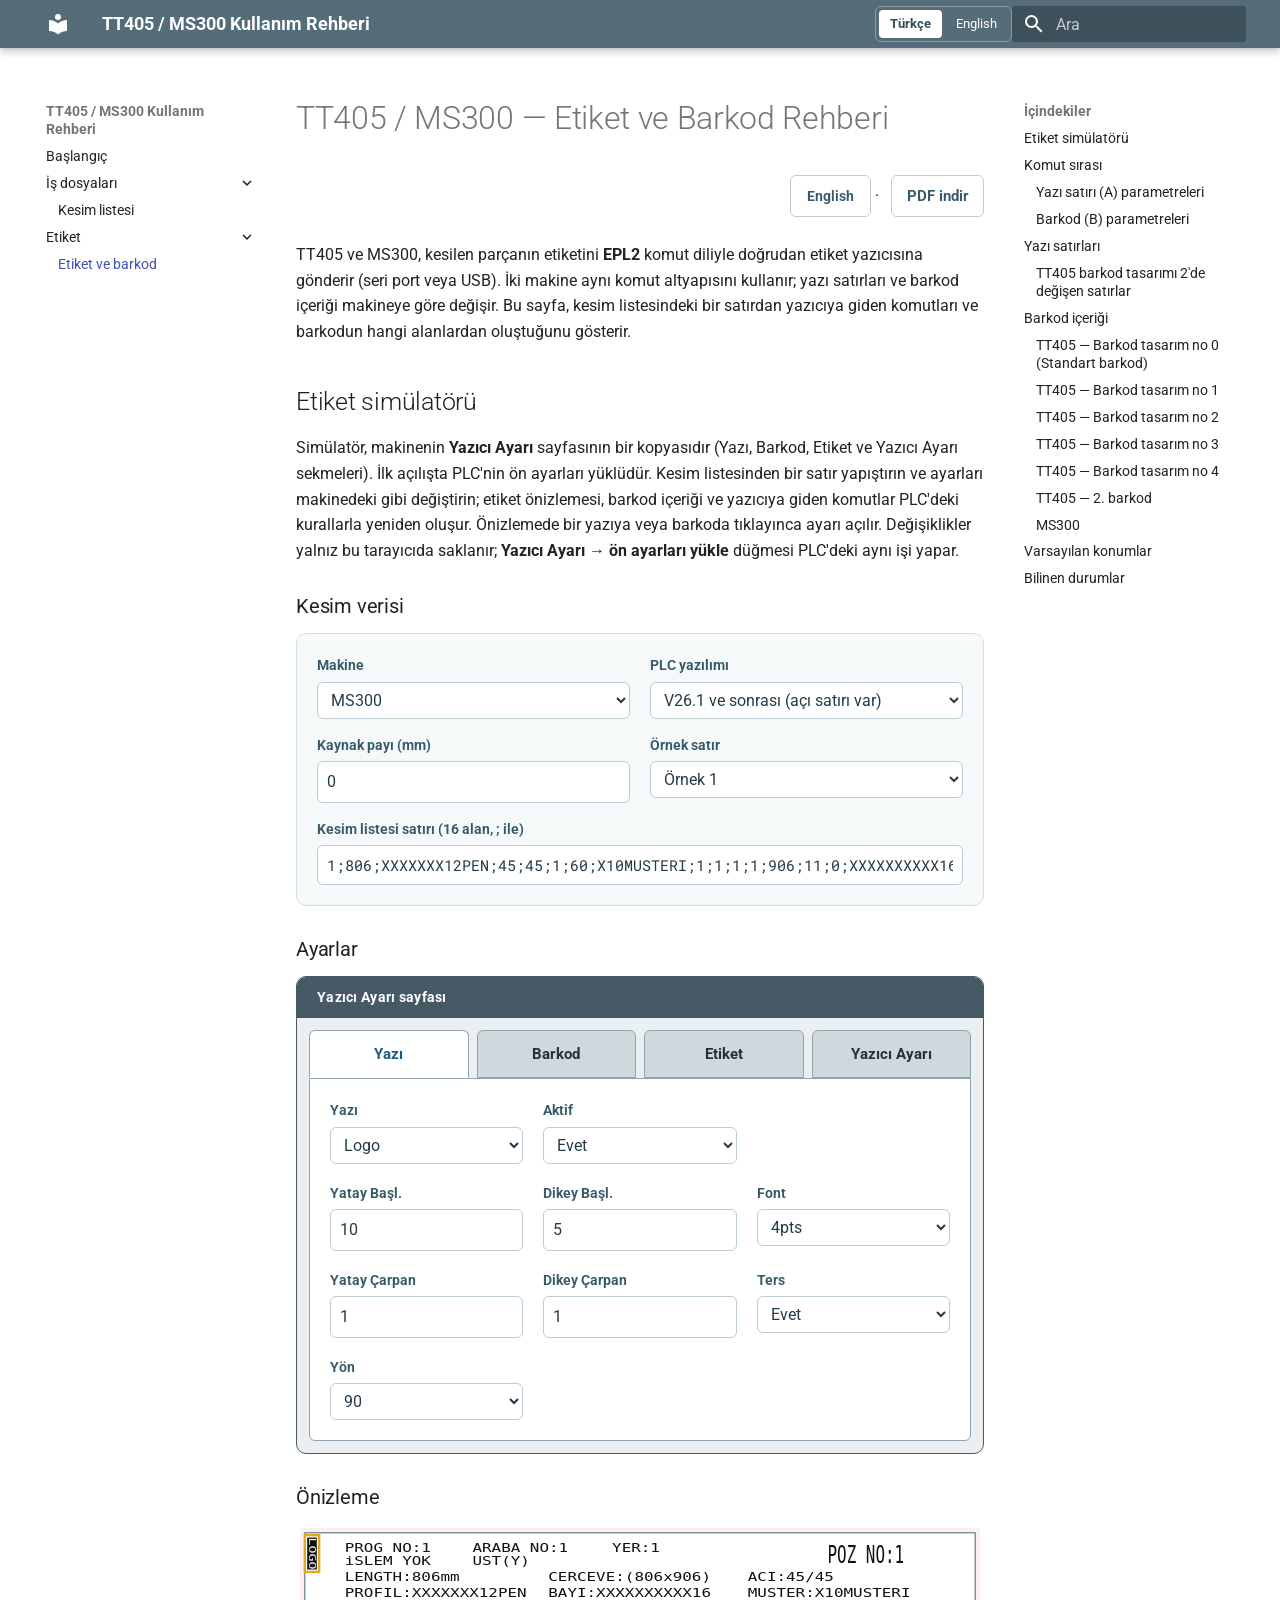
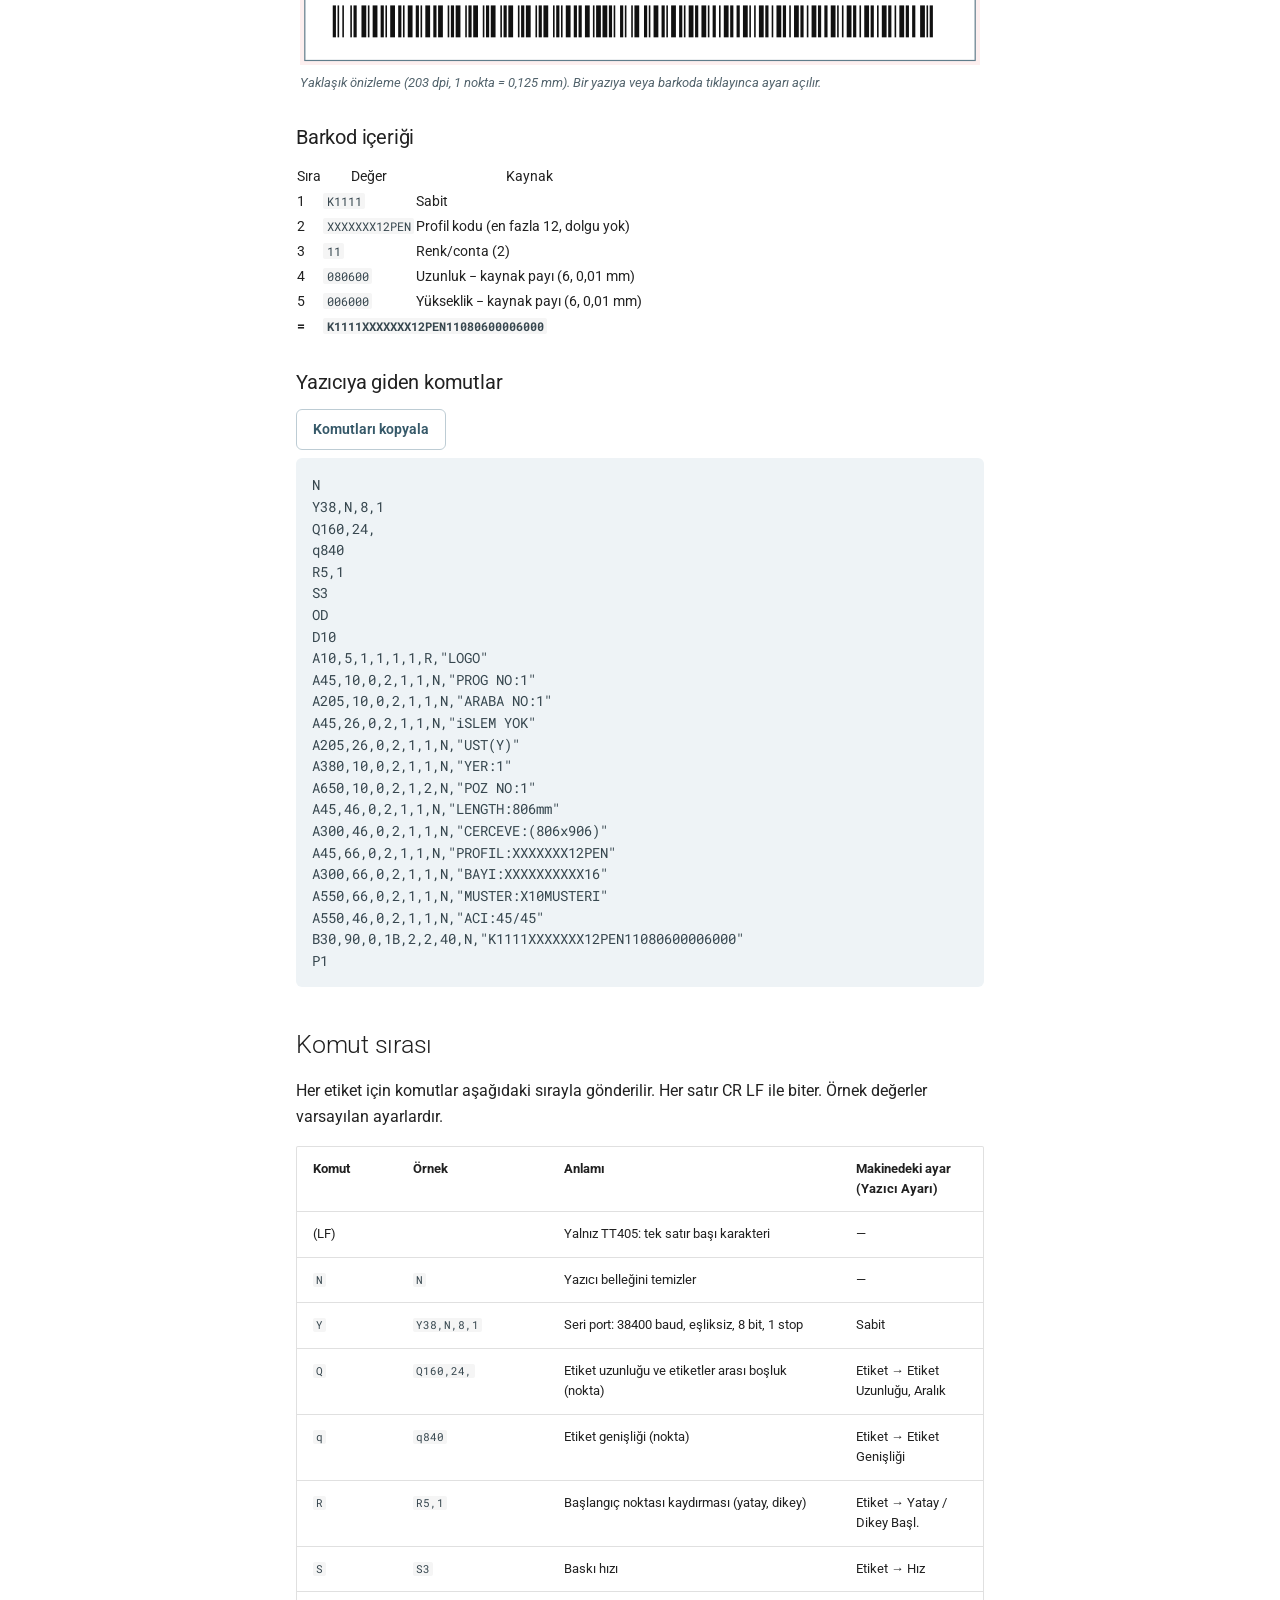
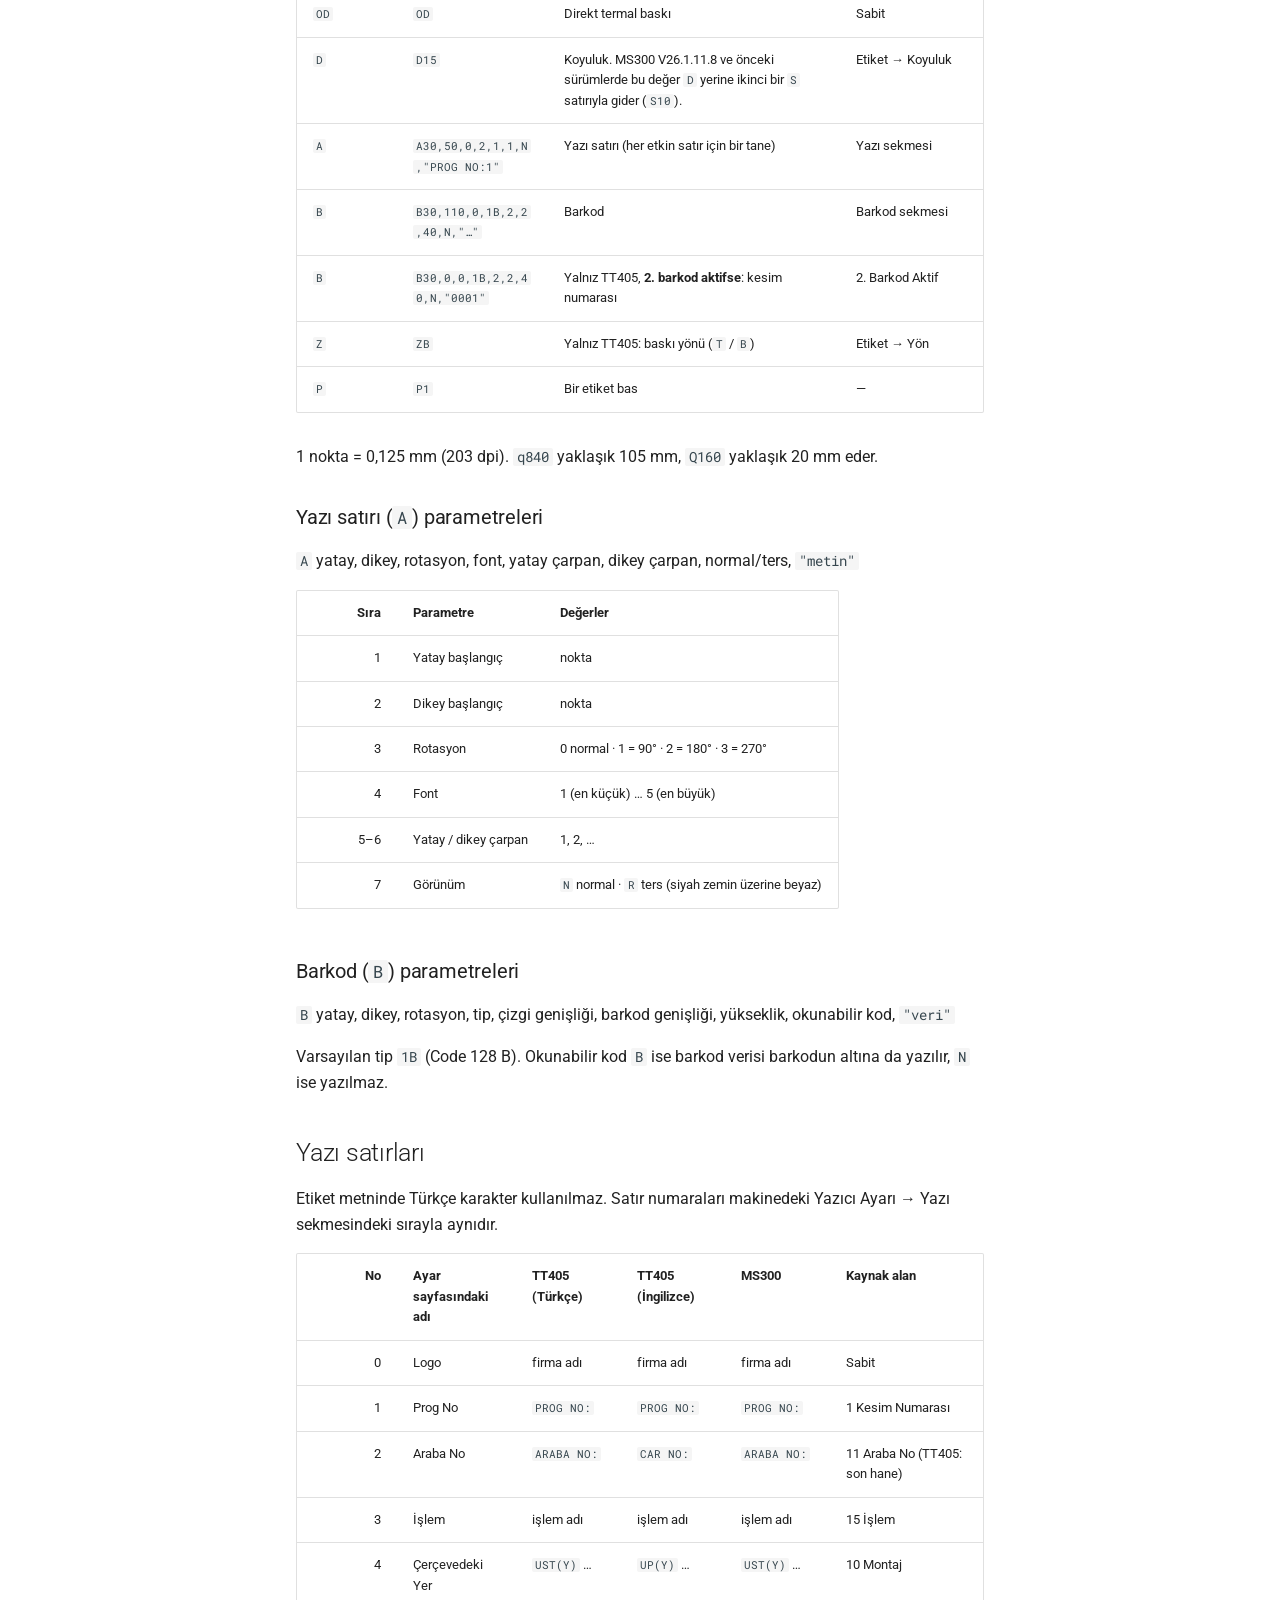
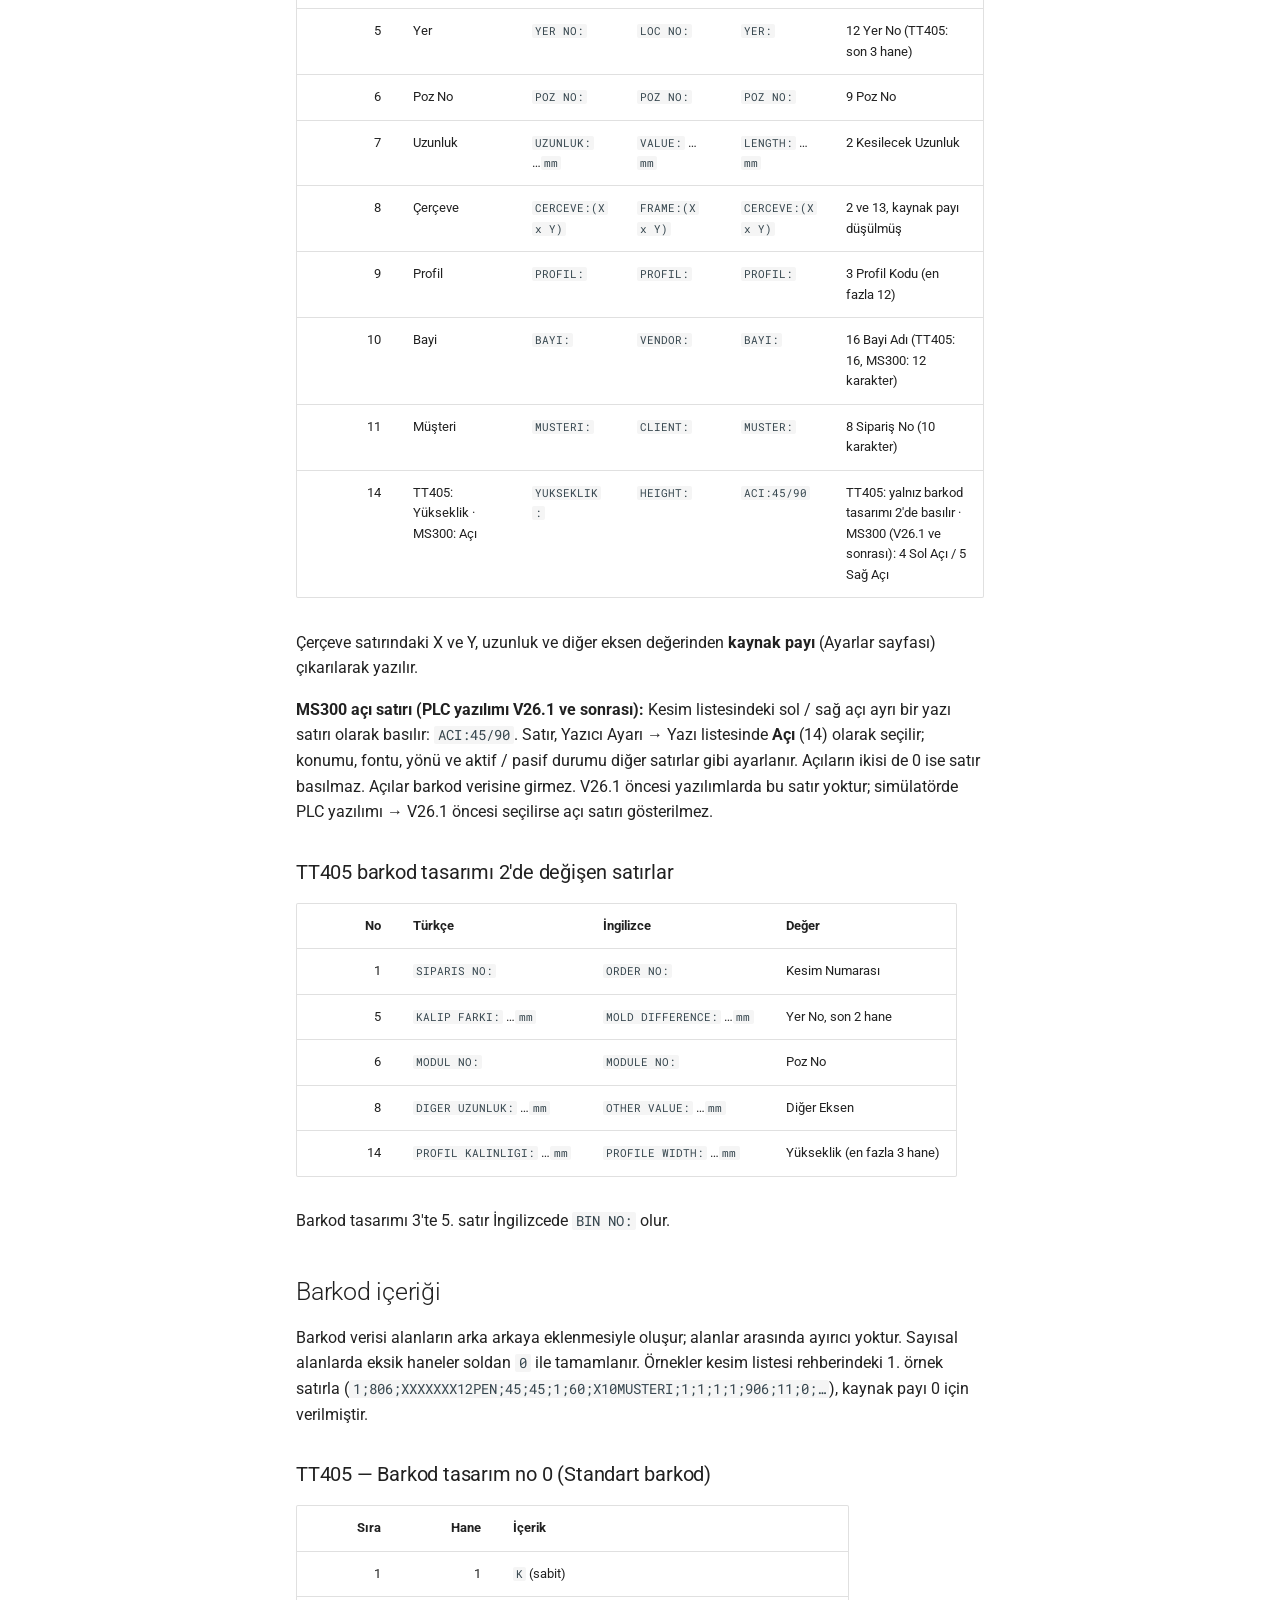
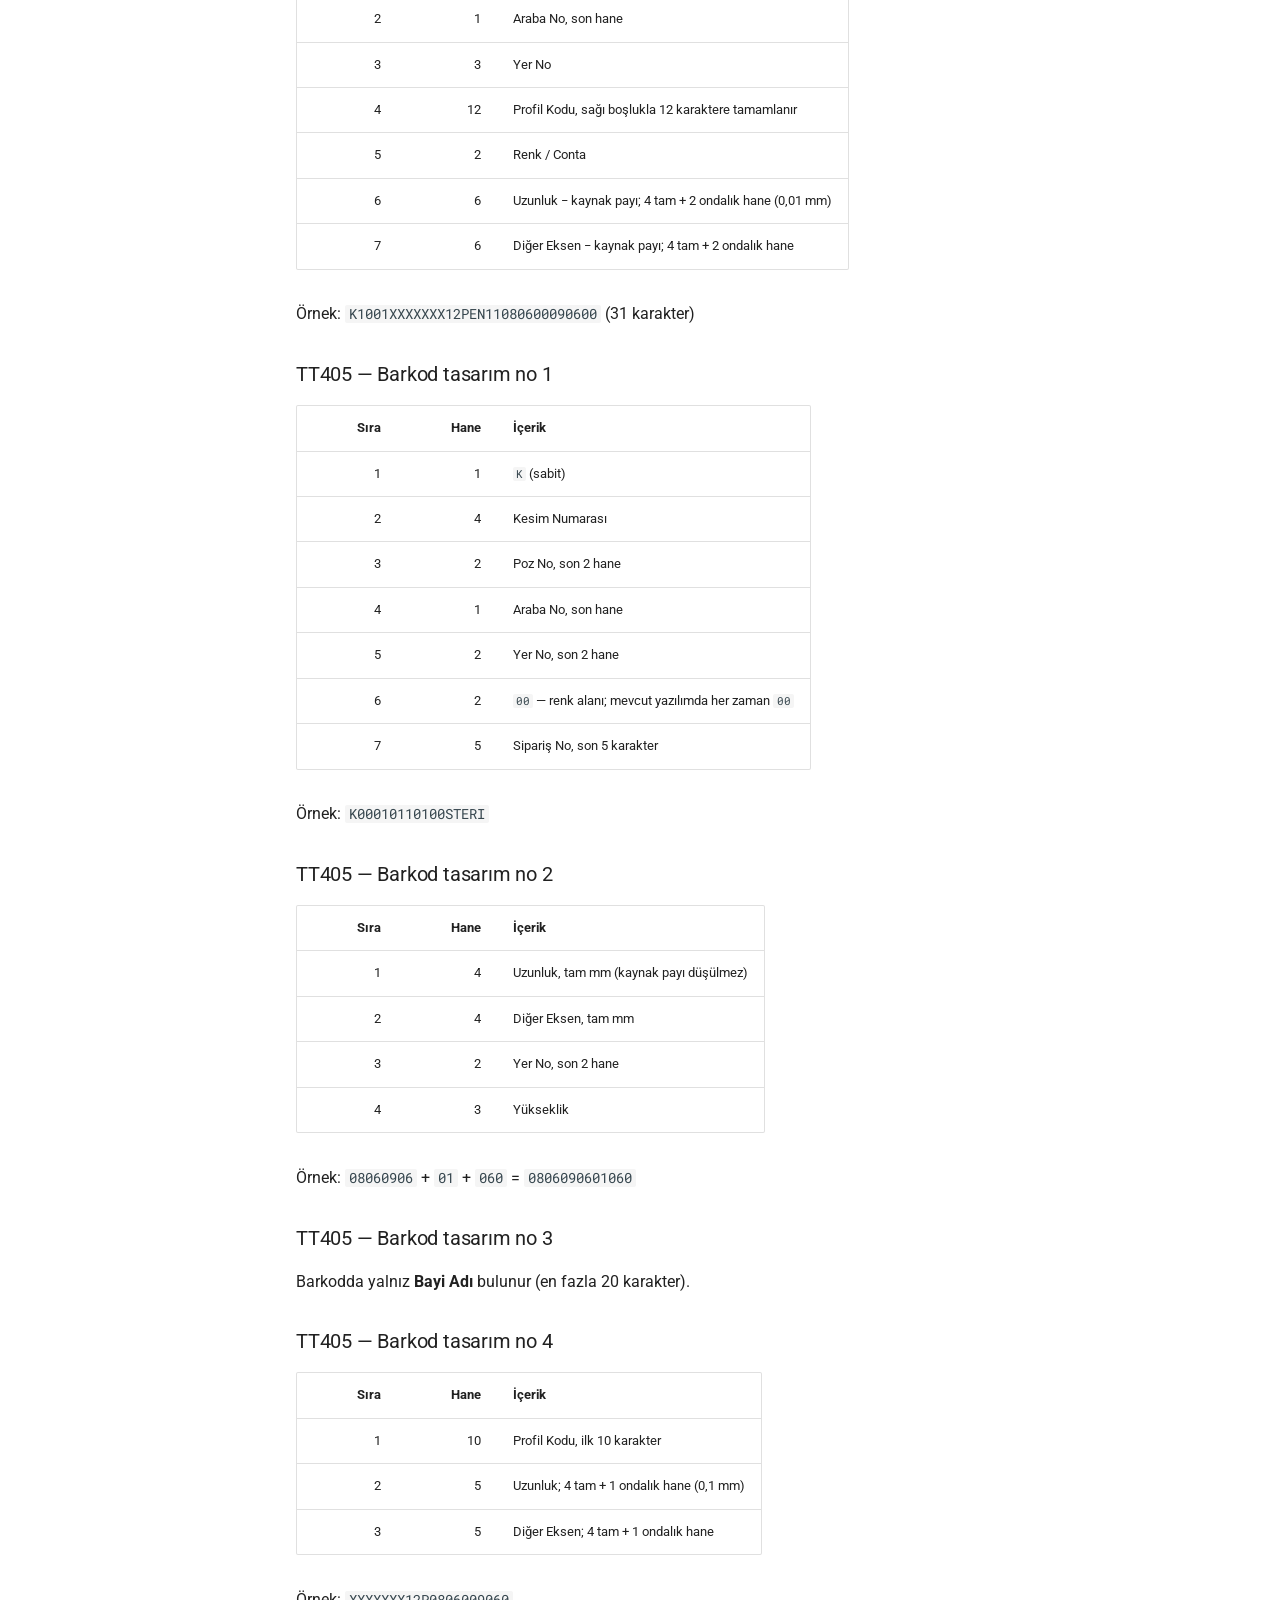
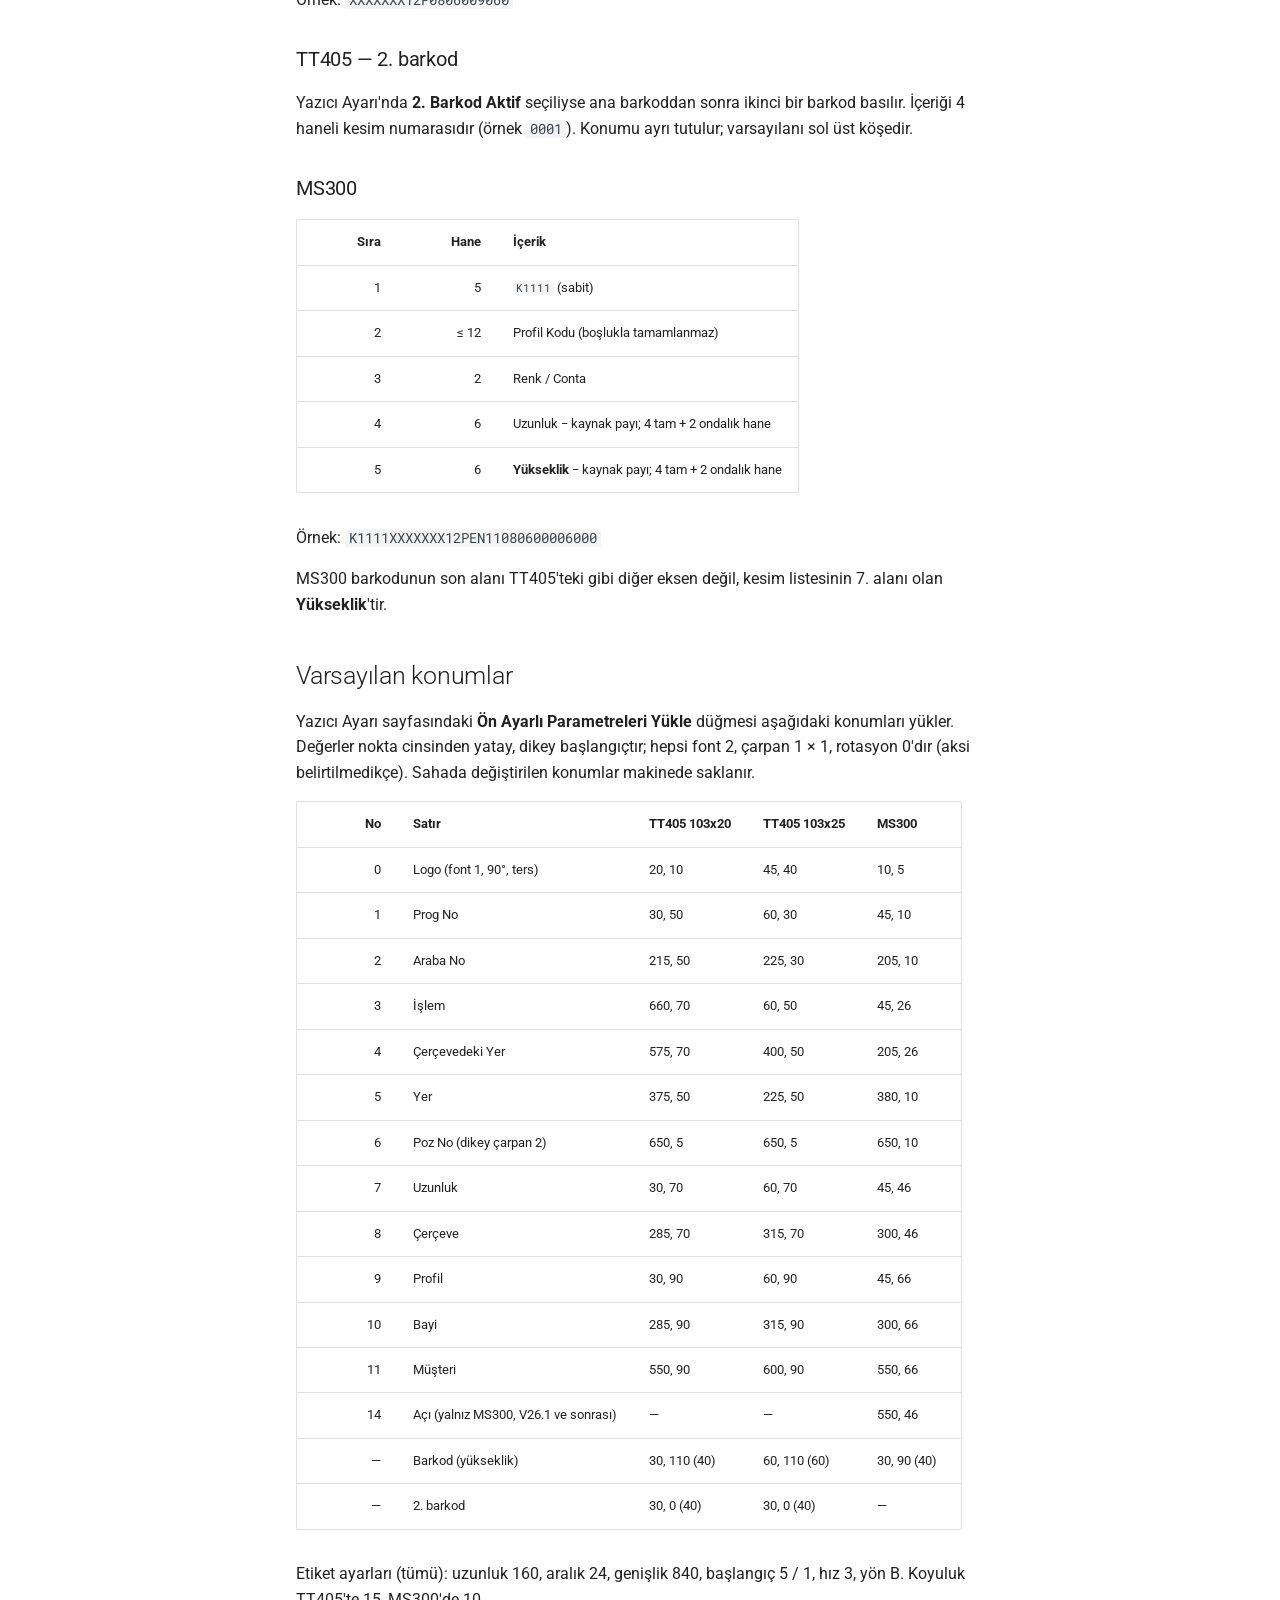
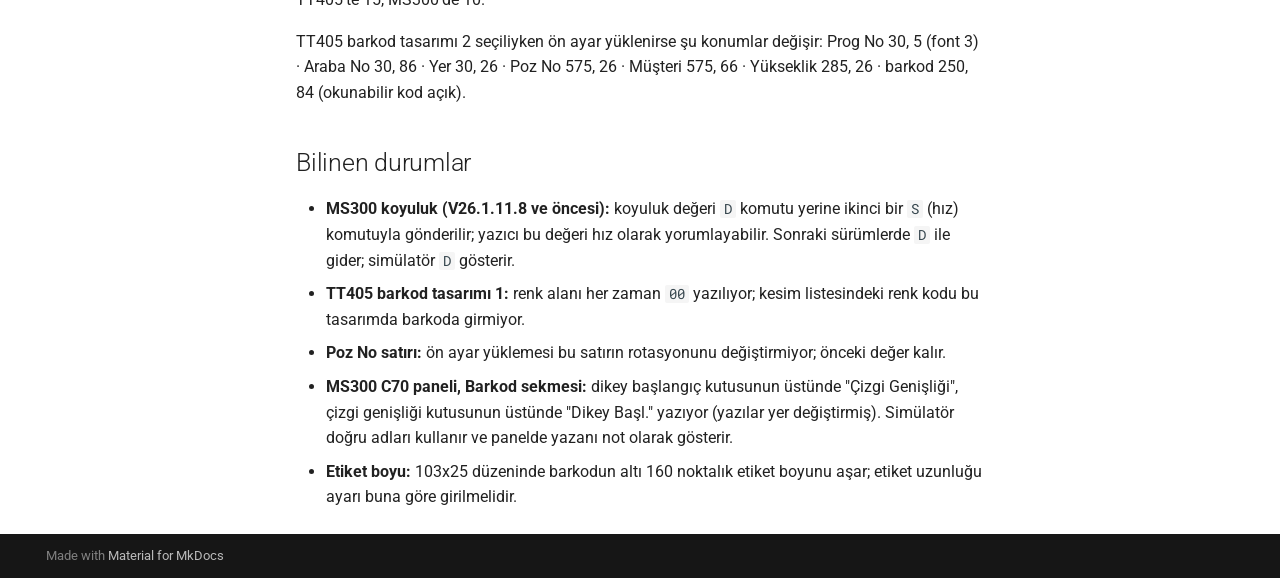
<file: label_tr.html>
<!doctype html>
<html lang="tr" class="no-js">
  <head>
    
      <meta charset="utf-8">
      <meta name="viewport" content="width=device-width,initial-scale=1">
      
        <meta name="description" content="B&R PLC'li TT405 ve MS300 makineleri için kesim listesi (iş dosyası) ve etiket rehberi">
      
      
      
        <link rel="canonical" href="https://hm-info.github.io/br-cutlist/label_tr.html">
      
      
        <link rel="prev" href="cut_list_tr.html">
      
      
      
        
          <link rel="alternate" href="label_tr.html" hreflang="tr">
        
          <link rel="alternate" href="label_en.html" hreflang="en">
        
      
      
      <link rel="icon" href="assets/images/favicon.png">
      <meta name="generator" content="mkdocs-1.6.1, mkdocs-material-9.7.6">
    
    
      
        <title>TT405 / MS300 — Etiket ve Barkod Rehberi - TT405 / MS300 Kullanım Rehberi</title>
      
    
    
      <link rel="stylesheet" href="assets/stylesheets/main.484c7ddc.min.css">
      
        
        <link rel="stylesheet" href="assets/stylesheets/palette.ab4e12ef.min.css">
      
      


    
    
      
    
    
      
        
        
        <link rel="preconnect" href="https://fonts.gstatic.com" crossorigin>
        <link rel="stylesheet" href="https://fonts.googleapis.com/css?family=Roboto:300,300i,400,400i,700,700i%7CRoboto+Mono:400,400i,700,700i&display=fallback">
        <style>:root{--md-text-font:"Roboto";--md-code-font:"Roboto Mono"}</style>
      
    
    
      <link rel="stylesheet" href="stylesheets/guide.css">
    
      <link rel="stylesheet" href="stylesheets/downloads.css">
    
      <link rel="stylesheet" href="stylesheets/label.css">
    
    <script>__md_scope=new URL(".",location),__md_hash=e=>[...e].reduce(((e,_)=>(e<<5)-e+_.charCodeAt(0)),0),__md_get=(e,_=localStorage,t=__md_scope)=>JSON.parse(_.getItem(t.pathname+"."+e)),__md_set=(e,_,t=localStorage,a=__md_scope)=>{try{t.setItem(a.pathname+"."+e,JSON.stringify(_))}catch(e){}}</script>
    
      

    
    
  </head>
  
  
    
    
      
    
    
    
    
    <body dir="ltr" data-md-color-scheme="default" data-md-color-primary="blue-grey" data-md-color-accent="blue-grey">
  
    
    <input class="md-toggle" data-md-toggle="drawer" type="checkbox" id="__drawer" autocomplete="off">
    <input class="md-toggle" data-md-toggle="search" type="checkbox" id="__search" autocomplete="off">
    <label class="md-overlay" for="__drawer"></label>
    <div data-md-component="skip">
      
        
        <a href="#tt405-ms300-etiket-ve-barkod-rehberi" class="md-skip">
          Ana içeriğe geç
        </a>
      
    </div>
    <div data-md-component="announce">
      
    </div>
    
    
      

  

<header class="md-header md-header--shadow" data-md-component="header">
  <nav class="md-header__inner md-grid" aria-label="Başlık">
    <a href="index.html" title="TT405 / MS300 Kullanım Rehberi" class="md-header__button md-logo" aria-label="TT405 / MS300 Kullanım Rehberi" data-md-component="logo">
      
  
  <svg xmlns="http://www.w3.org/2000/svg" viewBox="0 0 24 24"><path d="M12 8a3 3 0 0 0 3-3 3 3 0 0 0-3-3 3 3 0 0 0-3 3 3 3 0 0 0 3 3m0 3.54C9.64 9.35 6.5 8 3 8v11c3.5 0 6.64 1.35 9 3.54 2.36-2.19 5.5-3.54 9-3.54V8c-3.5 0-6.64 1.35-9 3.54"/></svg>

    </a>
    <label class="md-header__button md-icon" for="__drawer">
      
      <svg xmlns="http://www.w3.org/2000/svg" viewBox="0 0 24 24"><path d="M3 6h18v2H3zm0 5h18v2H3zm0 5h18v2H3z"/></svg>
    </label>
    <div class="md-header__title" data-md-component="header-title">
      <div class="md-header__ellipsis">
        <div class="md-header__topic">
          <span class="md-ellipsis">
            TT405 / MS300 Kullanım Rehberi
          </span>
        </div>
        <div class="md-header__topic" data-md-component="header-topic">
          <span class="md-ellipsis">
            
              TT405 / MS300 — Etiket ve Barkod Rehberi
            
          </span>
        </div>
      </div>
    </div>
    
      
        <form class="md-header__option" data-md-component="palette">
  
    
    
    
    <input class="md-option" data-md-color-media="" data-md-color-scheme="default" data-md-color-primary="blue-grey" data-md-color-accent="blue-grey"  aria-hidden="true"  type="radio" name="__palette" id="__palette_0">
    
  
</form>
      
    
    
      <script>var palette=__md_get("__palette");if(palette&&palette.color){if("(prefers-color-scheme)"===palette.color.media){var media=matchMedia("(prefers-color-scheme: light)"),input=document.querySelector(media.matches?"[data-md-color-media='(prefers-color-scheme: light)']":"[data-md-color-media='(prefers-color-scheme: dark)']");palette.color.media=input.getAttribute("data-md-color-media"),palette.color.scheme=input.getAttribute("data-md-color-scheme"),palette.color.primary=input.getAttribute("data-md-color-primary"),palette.color.accent=input.getAttribute("data-md-color-accent")}for(var[key,value]of Object.entries(palette.color))document.body.setAttribute("data-md-color-"+key,value)}</script>
    
    
      <nav class="guide-language" aria-label="Dil seçimi">
  
    <a href="label_tr.html" lang="tr" hreflang="tr" aria-current="page">Türkçe</a>
  
    <a href="label_en.html" lang="en" hreflang="en">English</a>
  
</nav>
    
    
      
      
        <label class="md-header__button md-icon" for="__search">
          
          <svg xmlns="http://www.w3.org/2000/svg" viewBox="0 0 24 24"><path d="M9.5 3A6.5 6.5 0 0 1 16 9.5c0 1.61-.59 3.09-1.56 4.23l.27.27h.79l5 5-1.5 1.5-5-5v-.79l-.27-.27A6.52 6.52 0 0 1 9.5 16 6.5 6.5 0 0 1 3 9.5 6.5 6.5 0 0 1 9.5 3m0 2C7 5 5 7 5 9.5S7 14 9.5 14 14 12 14 9.5 12 5 9.5 5"/></svg>
        </label>
        <div class="md-search" data-md-component="search" role="dialog">
  <label class="md-search__overlay" for="__search"></label>
  <div class="md-search__inner" role="search">
    <form class="md-search__form" name="search">
      <input type="text" class="md-search__input" name="query" aria-label="Ara" placeholder="Ara" autocapitalize="off" autocorrect="off" autocomplete="off" spellcheck="false" data-md-component="search-query" required>
      <label class="md-search__icon md-icon" for="__search">
        
        <svg xmlns="http://www.w3.org/2000/svg" viewBox="0 0 24 24"><path d="M9.5 3A6.5 6.5 0 0 1 16 9.5c0 1.61-.59 3.09-1.56 4.23l.27.27h.79l5 5-1.5 1.5-5-5v-.79l-.27-.27A6.52 6.52 0 0 1 9.5 16 6.5 6.5 0 0 1 3 9.5 6.5 6.5 0 0 1 9.5 3m0 2C7 5 5 7 5 9.5S7 14 9.5 14 14 12 14 9.5 12 5 9.5 5"/></svg>
        
        <svg xmlns="http://www.w3.org/2000/svg" viewBox="0 0 24 24"><path d="M20 11v2H8l5.5 5.5-1.42 1.42L4.16 12l7.92-7.92L13.5 5.5 8 11z"/></svg>
      </label>
      <nav class="md-search__options" aria-label="Ara">
        
        <button type="reset" class="md-search__icon md-icon" title="Temizle" aria-label="Temizle" tabindex="-1">
          
          <svg xmlns="http://www.w3.org/2000/svg" viewBox="0 0 24 24"><path d="M19 6.41 17.59 5 12 10.59 6.41 5 5 6.41 10.59 12 5 17.59 6.41 19 12 13.41 17.59 19 19 17.59 13.41 12z"/></svg>
        </button>
      </nav>
      
    </form>
    <div class="md-search__output">
      <div class="md-search__scrollwrap" tabindex="0" data-md-scrollfix>
        <div class="md-search-result" data-md-component="search-result">
          <div class="md-search-result__meta">
            Arama başlatılıyor
          </div>
          <ol class="md-search-result__list" role="presentation"></ol>
        </div>
      </div>
    </div>
  </div>
</div>
      
    
    
  </nav>
  
</header>
    
    <div class="md-container" data-md-component="container">
      
      
        
          
        
      
      <main class="md-main" data-md-component="main">
        <div class="md-main__inner md-grid">
          
            
              
              <div class="md-sidebar md-sidebar--primary" data-md-component="sidebar" data-md-type="navigation" >
                <div class="md-sidebar__scrollwrap">
                  <div class="md-sidebar__inner">
                    



<nav class="md-nav md-nav--primary" aria-label="Navigasyon" data-md-level="0">
  <label class="md-nav__title" for="__drawer">
    <a href="index.html" title="TT405 / MS300 Kullanım Rehberi" class="md-nav__button md-logo" aria-label="TT405 / MS300 Kullanım Rehberi" data-md-component="logo">
      
  
  <svg xmlns="http://www.w3.org/2000/svg" viewBox="0 0 24 24"><path d="M12 8a3 3 0 0 0 3-3 3 3 0 0 0-3-3 3 3 0 0 0-3 3 3 3 0 0 0 3 3m0 3.54C9.64 9.35 6.5 8 3 8v11c3.5 0 6.64 1.35 9 3.54 2.36-2.19 5.5-3.54 9-3.54V8c-3.5 0-6.64 1.35-9 3.54"/></svg>

    </a>
    TT405 / MS300 Kullanım Rehberi
  </label>
  
  <ul class="md-nav__list" data-md-scrollfix>
    
      
      
  
  
  
  
    <li class="md-nav__item">
      <a href="index.html" class="md-nav__link">
        
  
  
  <span class="md-ellipsis">
    
  
    Başlangıç
  

    
  </span>
  
  

      </a>
    </li>
  

    
      
      
  
  
  
  
    
    
    
    
    
    <li class="md-nav__item md-nav__item--nested">
      
        
        
          
        
        <input class="md-nav__toggle md-toggle md-toggle--indeterminate" type="checkbox" id="__nav_2" >
        
          
          <label class="md-nav__link" for="__nav_2" id="__nav_2_label" tabindex="0">
            
  
  
  <span class="md-ellipsis">
    
  
    İş dosyaları
  

    
  </span>
  
  

            <span class="md-nav__icon md-icon"></span>
          </label>
        
        <nav class="md-nav" data-md-level="1" aria-labelledby="__nav_2_label" aria-expanded="false">
          <label class="md-nav__title" for="__nav_2">
            <span class="md-nav__icon md-icon"></span>
            
  
    İş dosyaları
  

          </label>
          <ul class="md-nav__list" data-md-scrollfix>
            
              
                
  
  
  
  
    <li class="md-nav__item">
      <a href="cut_list_tr.html" class="md-nav__link">
        
  
  
  <span class="md-ellipsis">
    
  
    Kesim listesi
  

    
  </span>
  
  

      </a>
    </li>
  

              
            
          </ul>
        </nav>
      
    </li>
  

    
      
      
  
  
    
  
  
  
    
    
    
    
    
    <li class="md-nav__item md-nav__item--active md-nav__item--nested">
      
        
        
        <input class="md-nav__toggle md-toggle " type="checkbox" id="__nav_3" checked>
        
          
          <label class="md-nav__link" for="__nav_3" id="__nav_3_label" tabindex="0">
            
  
  
  <span class="md-ellipsis">
    
  
    Etiket
  

    
  </span>
  
  

            <span class="md-nav__icon md-icon"></span>
          </label>
        
        <nav class="md-nav" data-md-level="1" aria-labelledby="__nav_3_label" aria-expanded="true">
          <label class="md-nav__title" for="__nav_3">
            <span class="md-nav__icon md-icon"></span>
            
  
    Etiket
  

          </label>
          <ul class="md-nav__list" data-md-scrollfix>
            
              
                
  
  
    
  
  
  
    <li class="md-nav__item md-nav__item--active">
      
      <input class="md-nav__toggle md-toggle" type="checkbox" id="__toc">
      
      
        
      
      
        <label class="md-nav__link md-nav__link--active" for="__toc">
          
  
  
  <span class="md-ellipsis">
    
  
    Etiket ve barkod
  

    
  </span>
  
  

          <span class="md-nav__icon md-icon"></span>
        </label>
      
      <a href="label_tr.html" class="md-nav__link md-nav__link--active">
        
  
  
  <span class="md-ellipsis">
    
  
    Etiket ve barkod
  

    
  </span>
  
  

      </a>
      
        

<nav class="md-nav md-nav--secondary" aria-label="İçindekiler">
  
  
  
    
  
  
    <label class="md-nav__title" for="__toc">
      <span class="md-nav__icon md-icon"></span>
      İçindekiler
    </label>
    <ul class="md-nav__list" data-md-component="toc" data-md-scrollfix>
      
        <li class="md-nav__item">
  <a href="#etiket-simulatoru" class="md-nav__link">
    <span class="md-ellipsis">
      
        Etiket simülatörü
      
    </span>
  </a>
  
</li>
      
        <li class="md-nav__item">
  <a href="#komut-sras" class="md-nav__link">
    <span class="md-ellipsis">
      
        Komut sırası
      
    </span>
  </a>
  
    <nav class="md-nav" aria-label="Komut sırası">
      <ul class="md-nav__list">
        
          <li class="md-nav__item">
  <a href="#yaz-satr-a-parametreleri" class="md-nav__link">
    <span class="md-ellipsis">
      
        Yazı satırı (A) parametreleri
      
    </span>
  </a>
  
</li>
        
          <li class="md-nav__item">
  <a href="#barkod-b-parametreleri" class="md-nav__link">
    <span class="md-ellipsis">
      
        Barkod (B) parametreleri
      
    </span>
  </a>
  
</li>
        
      </ul>
    </nav>
  
</li>
      
        <li class="md-nav__item">
  <a href="#yaz-satrlar" class="md-nav__link">
    <span class="md-ellipsis">
      
        Yazı satırları
      
    </span>
  </a>
  
    <nav class="md-nav" aria-label="Yazı satırları">
      <ul class="md-nav__list">
        
          <li class="md-nav__item">
  <a href="#tt405-barkod-tasarm-2de-degisen-satrlar" class="md-nav__link">
    <span class="md-ellipsis">
      
        TT405 barkod tasarımı 2'de değişen satırlar
      
    </span>
  </a>
  
</li>
        
      </ul>
    </nav>
  
</li>
      
        <li class="md-nav__item">
  <a href="#barkod-icerigi" class="md-nav__link">
    <span class="md-ellipsis">
      
        Barkod içeriği
      
    </span>
  </a>
  
    <nav class="md-nav" aria-label="Barkod içeriği">
      <ul class="md-nav__list">
        
          <li class="md-nav__item">
  <a href="#tt405-barkod-tasarm-no-0-standart-barkod" class="md-nav__link">
    <span class="md-ellipsis">
      
        TT405 — Barkod tasarım no 0 (Standart barkod)
      
    </span>
  </a>
  
</li>
        
          <li class="md-nav__item">
  <a href="#tt405-barkod-tasarm-no-1" class="md-nav__link">
    <span class="md-ellipsis">
      
        TT405 — Barkod tasarım no 1
      
    </span>
  </a>
  
</li>
        
          <li class="md-nav__item">
  <a href="#tt405-barkod-tasarm-no-2" class="md-nav__link">
    <span class="md-ellipsis">
      
        TT405 — Barkod tasarım no 2
      
    </span>
  </a>
  
</li>
        
          <li class="md-nav__item">
  <a href="#tt405-barkod-tasarm-no-3" class="md-nav__link">
    <span class="md-ellipsis">
      
        TT405 — Barkod tasarım no 3
      
    </span>
  </a>
  
</li>
        
          <li class="md-nav__item">
  <a href="#tt405-barkod-tasarm-no-4" class="md-nav__link">
    <span class="md-ellipsis">
      
        TT405 — Barkod tasarım no 4
      
    </span>
  </a>
  
</li>
        
          <li class="md-nav__item">
  <a href="#tt405-2-barkod" class="md-nav__link">
    <span class="md-ellipsis">
      
        TT405 — 2. barkod
      
    </span>
  </a>
  
</li>
        
          <li class="md-nav__item">
  <a href="#ms300" class="md-nav__link">
    <span class="md-ellipsis">
      
        MS300
      
    </span>
  </a>
  
</li>
        
      </ul>
    </nav>
  
</li>
      
        <li class="md-nav__item">
  <a href="#varsaylan-konumlar" class="md-nav__link">
    <span class="md-ellipsis">
      
        Varsayılan konumlar
      
    </span>
  </a>
  
</li>
      
        <li class="md-nav__item">
  <a href="#bilinen-durumlar" class="md-nav__link">
    <span class="md-ellipsis">
      
        Bilinen durumlar
      
    </span>
  </a>
  
</li>
      
    </ul>
  
</nav>
      
    </li>
  

              
            
          </ul>
        </nav>
      
    </li>
  

    
  </ul>
</nav>
                  </div>
                </div>
              </div>
            
            
              
              <div class="md-sidebar md-sidebar--secondary" data-md-component="sidebar" data-md-type="toc" >
                <div class="md-sidebar__scrollwrap">
                  <div class="md-sidebar__inner">
                    

<nav class="md-nav md-nav--secondary" aria-label="İçindekiler">
  
  
  
    
  
  
    <label class="md-nav__title" for="__toc">
      <span class="md-nav__icon md-icon"></span>
      İçindekiler
    </label>
    <ul class="md-nav__list" data-md-component="toc" data-md-scrollfix>
      
        <li class="md-nav__item">
  <a href="#etiket-simulatoru" class="md-nav__link">
    <span class="md-ellipsis">
      
        Etiket simülatörü
      
    </span>
  </a>
  
</li>
      
        <li class="md-nav__item">
  <a href="#komut-sras" class="md-nav__link">
    <span class="md-ellipsis">
      
        Komut sırası
      
    </span>
  </a>
  
    <nav class="md-nav" aria-label="Komut sırası">
      <ul class="md-nav__list">
        
          <li class="md-nav__item">
  <a href="#yaz-satr-a-parametreleri" class="md-nav__link">
    <span class="md-ellipsis">
      
        Yazı satırı (A) parametreleri
      
    </span>
  </a>
  
</li>
        
          <li class="md-nav__item">
  <a href="#barkod-b-parametreleri" class="md-nav__link">
    <span class="md-ellipsis">
      
        Barkod (B) parametreleri
      
    </span>
  </a>
  
</li>
        
      </ul>
    </nav>
  
</li>
      
        <li class="md-nav__item">
  <a href="#yaz-satrlar" class="md-nav__link">
    <span class="md-ellipsis">
      
        Yazı satırları
      
    </span>
  </a>
  
    <nav class="md-nav" aria-label="Yazı satırları">
      <ul class="md-nav__list">
        
          <li class="md-nav__item">
  <a href="#tt405-barkod-tasarm-2de-degisen-satrlar" class="md-nav__link">
    <span class="md-ellipsis">
      
        TT405 barkod tasarımı 2'de değişen satırlar
      
    </span>
  </a>
  
</li>
        
      </ul>
    </nav>
  
</li>
      
        <li class="md-nav__item">
  <a href="#barkod-icerigi" class="md-nav__link">
    <span class="md-ellipsis">
      
        Barkod içeriği
      
    </span>
  </a>
  
    <nav class="md-nav" aria-label="Barkod içeriği">
      <ul class="md-nav__list">
        
          <li class="md-nav__item">
  <a href="#tt405-barkod-tasarm-no-0-standart-barkod" class="md-nav__link">
    <span class="md-ellipsis">
      
        TT405 — Barkod tasarım no 0 (Standart barkod)
      
    </span>
  </a>
  
</li>
        
          <li class="md-nav__item">
  <a href="#tt405-barkod-tasarm-no-1" class="md-nav__link">
    <span class="md-ellipsis">
      
        TT405 — Barkod tasarım no 1
      
    </span>
  </a>
  
</li>
        
          <li class="md-nav__item">
  <a href="#tt405-barkod-tasarm-no-2" class="md-nav__link">
    <span class="md-ellipsis">
      
        TT405 — Barkod tasarım no 2
      
    </span>
  </a>
  
</li>
        
          <li class="md-nav__item">
  <a href="#tt405-barkod-tasarm-no-3" class="md-nav__link">
    <span class="md-ellipsis">
      
        TT405 — Barkod tasarım no 3
      
    </span>
  </a>
  
</li>
        
          <li class="md-nav__item">
  <a href="#tt405-barkod-tasarm-no-4" class="md-nav__link">
    <span class="md-ellipsis">
      
        TT405 — Barkod tasarım no 4
      
    </span>
  </a>
  
</li>
        
          <li class="md-nav__item">
  <a href="#tt405-2-barkod" class="md-nav__link">
    <span class="md-ellipsis">
      
        TT405 — 2. barkod
      
    </span>
  </a>
  
</li>
        
          <li class="md-nav__item">
  <a href="#ms300" class="md-nav__link">
    <span class="md-ellipsis">
      
        MS300
      
    </span>
  </a>
  
</li>
        
      </ul>
    </nav>
  
</li>
      
        <li class="md-nav__item">
  <a href="#varsaylan-konumlar" class="md-nav__link">
    <span class="md-ellipsis">
      
        Varsayılan konumlar
      
    </span>
  </a>
  
</li>
      
        <li class="md-nav__item">
  <a href="#bilinen-durumlar" class="md-nav__link">
    <span class="md-ellipsis">
      
        Bilinen durumlar
      
    </span>
  </a>
  
</li>
      
    </ul>
  
</nav>
                  </div>
                </div>
              </div>
            
          
          
            <div class="md-content" data-md-component="content">
              
              <article class="md-content__inner md-typeset">
                
                  



<h1 id="tt405-ms300-etiket-ve-barkod-rehberi">TT405 / MS300 — Etiket ve Barkod Rehberi</h1>
<div class="document-tools">
<p><a href="label_en.html">English</a> · <strong><a href="downloads/tt405-ms300-label-tr.pdf">PDF indir</a></strong></p>
</div>
<p>TT405 ve MS300, kesilen parçanın etiketini <strong>EPL2</strong> komut diliyle doğrudan etiket yazıcısına gönderir (seri port veya USB). İki makine aynı komut altyapısını kullanır; yazı satırları ve barkod içeriği makineye göre değişir. Bu sayfa, kesim listesindeki bir satırdan yazıcıya giden komutları ve barkodun hangi alanlardan oluştuğunu gösterir.</p>
<!-- web-only -->
<h2 id="etiket-simulatoru">Etiket simülatörü</h2>
<p>Simülatör, makinenin <strong>Yazıcı Ayarı</strong> sayfasının bir kopyasıdır (Yazı, Barkod, Etiket ve Yazıcı Ayarı sekmeleri). İlk açılışta PLC'nin ön ayarları yüklüdür. Kesim listesinden bir satır yapıştırın ve ayarları makinedeki gibi değiştirin; etiket önizlemesi, barkod içeriği ve yazıcıya giden komutlar PLC'deki kurallarla yeniden oluşur. Önizlemede bir yazıya veya barkoda tıklayınca ayarı açılır. Değişiklikler yalnız bu tarayıcıda saklanır; <strong>Yazıcı Ayarı → ön ayarları yükle</strong> düğmesi PLC'deki aynı işi yapar.</p>
<div id="label-tool" class="label-tool" data-lang="tr"></div>
<!-- /web-only -->

<h2 id="komut-sras">Komut sırası</h2>
<p>Her etiket için komutlar aşağıdaki sırayla gönderilir. Her satır CR LF ile biter. Örnek değerler varsayılan ayarlardır.</p>
<table>
<thead>
<tr>
<th>Komut</th>
<th>Örnek</th>
<th>Anlamı</th>
<th>Makinedeki ayar (Yazıcı Ayarı)</th>
</tr>
</thead>
<tbody>
<tr>
<td>(LF)</td>
<td></td>
<td>Yalnız TT405: tek satır başı karakteri</td>
<td>—</td>
</tr>
<tr>
<td><code>N</code></td>
<td><code>N</code></td>
<td>Yazıcı belleğini temizler</td>
<td>—</td>
</tr>
<tr>
<td><code>Y</code></td>
<td><code>Y38,N,8,1</code></td>
<td>Seri port: 38400 baud, eşliksiz, 8 bit, 1 stop</td>
<td>Sabit</td>
</tr>
<tr>
<td><code>Q</code></td>
<td><code>Q160,24,</code></td>
<td>Etiket uzunluğu ve etiketler arası boşluk (nokta)</td>
<td>Etiket → Etiket Uzunluğu, Aralık</td>
</tr>
<tr>
<td><code>q</code></td>
<td><code>q840</code></td>
<td>Etiket genişliği (nokta)</td>
<td>Etiket → Etiket Genişliği</td>
</tr>
<tr>
<td><code>R</code></td>
<td><code>R5,1</code></td>
<td>Başlangıç noktası kaydırması (yatay, dikey)</td>
<td>Etiket → Yatay / Dikey Başl.</td>
</tr>
<tr>
<td><code>S</code></td>
<td><code>S3</code></td>
<td>Baskı hızı</td>
<td>Etiket → Hız</td>
</tr>
<tr>
<td><code>OD</code></td>
<td><code>OD</code></td>
<td>Direkt termal baskı</td>
<td>Sabit</td>
</tr>
<tr>
<td><code>D</code></td>
<td><code>D15</code></td>
<td>Koyuluk. MS300 V26.1.11.8 ve önceki sürümlerde bu değer <code>D</code> yerine ikinci bir <code>S</code> satırıyla gider (<code>S10</code>).</td>
<td>Etiket → Koyuluk</td>
</tr>
<tr>
<td><code>A</code></td>
<td><code>A30,50,0,2,1,1,N,"PROG NO:1"</code></td>
<td>Yazı satırı (her etkin satır için bir tane)</td>
<td>Yazı sekmesi</td>
</tr>
<tr>
<td><code>B</code></td>
<td><code>B30,110,0,1B,2,2,40,N,"…"</code></td>
<td>Barkod</td>
<td>Barkod sekmesi</td>
</tr>
<tr>
<td><code>B</code></td>
<td><code>B30,0,0,1B,2,2,40,N,"0001"</code></td>
<td>Yalnız TT405, <strong>2. barkod aktifse</strong>: kesim numarası</td>
<td>2. Barkod Aktif</td>
</tr>
<tr>
<td><code>Z</code></td>
<td><code>ZB</code></td>
<td>Yalnız TT405: baskı yönü (<code>T</code> / <code>B</code>)</td>
<td>Etiket → Yön</td>
</tr>
<tr>
<td><code>P</code></td>
<td><code>P1</code></td>
<td>Bir etiket bas</td>
<td>—</td>
</tr>
</tbody>
</table>
<p>1 nokta = 0,125 mm (203 dpi). <code>q840</code> yaklaşık 105 mm, <code>Q160</code> yaklaşık 20 mm eder.</p>
<h3 id="yaz-satr-a-parametreleri">Yazı satırı (<code>A</code>) parametreleri</h3>
<p><code>A</code> yatay, dikey, rotasyon, font, yatay çarpan, dikey çarpan, normal/ters, <code>"metin"</code></p>
<table>
<thead>
<tr>
<th style="text-align: right;">Sıra</th>
<th>Parametre</th>
<th>Değerler</th>
</tr>
</thead>
<tbody>
<tr>
<td style="text-align: right;">1</td>
<td>Yatay başlangıç</td>
<td>nokta</td>
</tr>
<tr>
<td style="text-align: right;">2</td>
<td>Dikey başlangıç</td>
<td>nokta</td>
</tr>
<tr>
<td style="text-align: right;">3</td>
<td>Rotasyon</td>
<td>0 normal · 1 = 90° · 2 = 180° · 3 = 270°</td>
</tr>
<tr>
<td style="text-align: right;">4</td>
<td>Font</td>
<td>1 (en küçük) … 5 (en büyük)</td>
</tr>
<tr>
<td style="text-align: right;">5–6</td>
<td>Yatay / dikey çarpan</td>
<td>1, 2, …</td>
</tr>
<tr>
<td style="text-align: right;">7</td>
<td>Görünüm</td>
<td><code>N</code> normal · <code>R</code> ters (siyah zemin üzerine beyaz)</td>
</tr>
</tbody>
</table>
<h3 id="barkod-b-parametreleri">Barkod (<code>B</code>) parametreleri</h3>
<p><code>B</code> yatay, dikey, rotasyon, tip, çizgi genişliği, barkod genişliği, yükseklik, okunabilir kod, <code>"veri"</code></p>
<p>Varsayılan tip <code>1B</code> (Code 128 B). Okunabilir kod <code>B</code> ise barkod verisi barkodun altına da yazılır, <code>N</code> ise yazılmaz.</p>
<h2 id="yaz-satrlar">Yazı satırları</h2>
<p>Etiket metninde Türkçe karakter kullanılmaz. Satır numaraları makinedeki Yazıcı Ayarı → Yazı sekmesindeki sırayla aynıdır.</p>
<table>
<thead>
<tr>
<th style="text-align: right;">No</th>
<th>Ayar sayfasındaki adı</th>
<th>TT405 (Türkçe)</th>
<th>TT405 (İngilizce)</th>
<th>MS300</th>
<th>Kaynak alan</th>
</tr>
</thead>
<tbody>
<tr>
<td style="text-align: right;">0</td>
<td>Logo</td>
<td>firma adı</td>
<td>firma adı</td>
<td>firma adı</td>
<td>Sabit</td>
</tr>
<tr>
<td style="text-align: right;">1</td>
<td>Prog No</td>
<td><code>PROG NO:</code></td>
<td><code>PROG NO:</code></td>
<td><code>PROG NO:</code></td>
<td>1 Kesim Numarası</td>
</tr>
<tr>
<td style="text-align: right;">2</td>
<td>Araba No</td>
<td><code>ARABA NO:</code></td>
<td><code>CAR NO:</code></td>
<td><code>ARABA NO:</code></td>
<td>11 Araba No (TT405: son hane)</td>
</tr>
<tr>
<td style="text-align: right;">3</td>
<td>İşlem</td>
<td>işlem adı</td>
<td>işlem adı</td>
<td>işlem adı</td>
<td>15 İşlem</td>
</tr>
<tr>
<td style="text-align: right;">4</td>
<td>Çerçevedeki Yer</td>
<td><code>UST(Y)</code> …</td>
<td><code>UP(Y)</code> …</td>
<td><code>UST(Y)</code> …</td>
<td>10 Montaj</td>
</tr>
<tr>
<td style="text-align: right;">5</td>
<td>Yer</td>
<td><code>YER NO:</code></td>
<td><code>LOC NO:</code></td>
<td><code>YER:</code></td>
<td>12 Yer No (TT405: son 3 hane)</td>
</tr>
<tr>
<td style="text-align: right;">6</td>
<td>Poz No</td>
<td><code>POZ NO:</code></td>
<td><code>POZ NO:</code></td>
<td><code>POZ NO:</code></td>
<td>9 Poz No</td>
</tr>
<tr>
<td style="text-align: right;">7</td>
<td>Uzunluk</td>
<td><code>UZUNLUK:</code> …<code>mm</code></td>
<td><code>VALUE:</code> …<code>mm</code></td>
<td><code>LENGTH:</code> …<code>mm</code></td>
<td>2 Kesilecek Uzunluk</td>
</tr>
<tr>
<td style="text-align: right;">8</td>
<td>Çerçeve</td>
<td><code>CERCEVE:(X x Y)</code></td>
<td><code>FRAME:(X x Y)</code></td>
<td><code>CERCEVE:(X x Y)</code></td>
<td>2 ve 13, kaynak payı düşülmüş</td>
</tr>
<tr>
<td style="text-align: right;">9</td>
<td>Profil</td>
<td><code>PROFIL:</code></td>
<td><code>PROFIL:</code></td>
<td><code>PROFIL:</code></td>
<td>3 Profil Kodu (en fazla 12)</td>
</tr>
<tr>
<td style="text-align: right;">10</td>
<td>Bayi</td>
<td><code>BAYI:</code></td>
<td><code>VENDOR:</code></td>
<td><code>BAYI:</code></td>
<td>16 Bayi Adı (TT405: 16, MS300: 12 karakter)</td>
</tr>
<tr>
<td style="text-align: right;">11</td>
<td>Müşteri</td>
<td><code>MUSTERI:</code></td>
<td><code>CLIENT:</code></td>
<td><code>MUSTER:</code></td>
<td>8 Sipariş No (10 karakter)</td>
</tr>
<tr>
<td style="text-align: right;">14</td>
<td>TT405: Yükseklik · MS300: Açı</td>
<td><code>YUKSEKLIK:</code></td>
<td><code>HEIGHT:</code></td>
<td><code>ACI:45/90</code></td>
<td>TT405: yalnız barkod tasarımı 2'de basılır · MS300 (V26.1 ve sonrası): 4 Sol Açı / 5 Sağ Açı</td>
</tr>
</tbody>
</table>
<p>Çerçeve satırındaki X ve Y, uzunluk ve diğer eksen değerinden <strong>kaynak payı</strong> (Ayarlar sayfası) çıkarılarak yazılır.</p>
<p><strong>MS300 açı satırı (PLC yazılımı V26.1 ve sonrası):</strong> Kesim listesindeki sol / sağ açı ayrı bir yazı satırı olarak basılır: <code>ACI:45/90</code>. Satır, Yazıcı Ayarı → Yazı listesinde <strong>Açı</strong> (14) olarak seçilir; konumu, fontu, yönü ve aktif / pasif durumu diğer satırlar gibi ayarlanır. Açıların ikisi de 0 ise satır basılmaz. Açılar barkod verisine girmez. V26.1 öncesi yazılımlarda bu satır yoktur; simülatörde PLC yazılımı → V26.1 öncesi seçilirse açı satırı gösterilmez.</p>
<h3 id="tt405-barkod-tasarm-2de-degisen-satrlar">TT405 barkod tasarımı 2'de değişen satırlar</h3>
<table>
<thead>
<tr>
<th style="text-align: right;">No</th>
<th>Türkçe</th>
<th>İngilizce</th>
<th>Değer</th>
</tr>
</thead>
<tbody>
<tr>
<td style="text-align: right;">1</td>
<td><code>SIPARIS NO:</code></td>
<td><code>ORDER NO:</code></td>
<td>Kesim Numarası</td>
</tr>
<tr>
<td style="text-align: right;">5</td>
<td><code>KALIP FARKI:</code> …<code>mm</code></td>
<td><code>MOLD DIFFERENCE:</code> …<code>mm</code></td>
<td>Yer No, son 2 hane</td>
</tr>
<tr>
<td style="text-align: right;">6</td>
<td><code>MODUL NO:</code></td>
<td><code>MODULE NO:</code></td>
<td>Poz No</td>
</tr>
<tr>
<td style="text-align: right;">8</td>
<td><code>DIGER UZUNLUK:</code> …<code>mm</code></td>
<td><code>OTHER VALUE:</code> …<code>mm</code></td>
<td>Diğer Eksen</td>
</tr>
<tr>
<td style="text-align: right;">14</td>
<td><code>PROFIL KALINLIGI:</code> …<code>mm</code></td>
<td><code>PROFILE WIDTH:</code> …<code>mm</code></td>
<td>Yükseklik (en fazla 3 hane)</td>
</tr>
</tbody>
</table>
<p>Barkod tasarımı 3'te 5. satır İngilizcede <code>BIN NO:</code> olur.</p>
<h2 id="barkod-icerigi">Barkod içeriği</h2>
<p>Barkod verisi alanların arka arkaya eklenmesiyle oluşur; alanlar arasında ayırıcı yoktur. Sayısal alanlarda eksik haneler soldan <code>0</code> ile tamamlanır. Örnekler kesim listesi rehberindeki 1. örnek satırla (<code>1;806;XXXXXXX12PEN;45;45;1;60;X10MUSTERI;1;1;1;1;906;11;0;…</code>), kaynak payı 0 için verilmiştir.</p>
<h3 id="tt405-barkod-tasarm-no-0-standart-barkod">TT405 — Barkod tasarım no 0 (Standart barkod)</h3>
<table>
<thead>
<tr>
<th style="text-align: right;">Sıra</th>
<th style="text-align: right;">Hane</th>
<th>İçerik</th>
</tr>
</thead>
<tbody>
<tr>
<td style="text-align: right;">1</td>
<td style="text-align: right;">1</td>
<td><code>K</code> (sabit)</td>
</tr>
<tr>
<td style="text-align: right;">2</td>
<td style="text-align: right;">1</td>
<td>Araba No, son hane</td>
</tr>
<tr>
<td style="text-align: right;">3</td>
<td style="text-align: right;">3</td>
<td>Yer No</td>
</tr>
<tr>
<td style="text-align: right;">4</td>
<td style="text-align: right;">12</td>
<td>Profil Kodu, sağı boşlukla 12 karaktere tamamlanır</td>
</tr>
<tr>
<td style="text-align: right;">5</td>
<td style="text-align: right;">2</td>
<td>Renk / Conta</td>
</tr>
<tr>
<td style="text-align: right;">6</td>
<td style="text-align: right;">6</td>
<td>Uzunluk − kaynak payı; 4 tam + 2 ondalık hane (0,01 mm)</td>
</tr>
<tr>
<td style="text-align: right;">7</td>
<td style="text-align: right;">6</td>
<td>Diğer Eksen − kaynak payı; 4 tam + 2 ondalık hane</td>
</tr>
</tbody>
</table>
<p>Örnek: <code>K1001XXXXXXX12PEN11080600090600</code> (31 karakter)</p>
<h3 id="tt405-barkod-tasarm-no-1">TT405 — Barkod tasarım no 1</h3>
<table>
<thead>
<tr>
<th style="text-align: right;">Sıra</th>
<th style="text-align: right;">Hane</th>
<th>İçerik</th>
</tr>
</thead>
<tbody>
<tr>
<td style="text-align: right;">1</td>
<td style="text-align: right;">1</td>
<td><code>K</code> (sabit)</td>
</tr>
<tr>
<td style="text-align: right;">2</td>
<td style="text-align: right;">4</td>
<td>Kesim Numarası</td>
</tr>
<tr>
<td style="text-align: right;">3</td>
<td style="text-align: right;">2</td>
<td>Poz No, son 2 hane</td>
</tr>
<tr>
<td style="text-align: right;">4</td>
<td style="text-align: right;">1</td>
<td>Araba No, son hane</td>
</tr>
<tr>
<td style="text-align: right;">5</td>
<td style="text-align: right;">2</td>
<td>Yer No, son 2 hane</td>
</tr>
<tr>
<td style="text-align: right;">6</td>
<td style="text-align: right;">2</td>
<td><code>00</code> — renk alanı; mevcut yazılımda her zaman <code>00</code></td>
</tr>
<tr>
<td style="text-align: right;">7</td>
<td style="text-align: right;">5</td>
<td>Sipariş No, son 5 karakter</td>
</tr>
</tbody>
</table>
<p>Örnek: <code>K00010110100STERI</code></p>
<h3 id="tt405-barkod-tasarm-no-2">TT405 — Barkod tasarım no 2</h3>
<table>
<thead>
<tr>
<th style="text-align: right;">Sıra</th>
<th style="text-align: right;">Hane</th>
<th>İçerik</th>
</tr>
</thead>
<tbody>
<tr>
<td style="text-align: right;">1</td>
<td style="text-align: right;">4</td>
<td>Uzunluk, tam mm (kaynak payı düşülmez)</td>
</tr>
<tr>
<td style="text-align: right;">2</td>
<td style="text-align: right;">4</td>
<td>Diğer Eksen, tam mm</td>
</tr>
<tr>
<td style="text-align: right;">3</td>
<td style="text-align: right;">2</td>
<td>Yer No, son 2 hane</td>
</tr>
<tr>
<td style="text-align: right;">4</td>
<td style="text-align: right;">3</td>
<td>Yükseklik</td>
</tr>
</tbody>
</table>
<p>Örnek: <code>08060906</code> + <code>01</code> + <code>060</code> = <code>0806090601060</code></p>
<h3 id="tt405-barkod-tasarm-no-3">TT405 — Barkod tasarım no 3</h3>
<p>Barkodda yalnız <strong>Bayi Adı</strong> bulunur (en fazla 20 karakter).</p>
<h3 id="tt405-barkod-tasarm-no-4">TT405 — Barkod tasarım no 4</h3>
<table>
<thead>
<tr>
<th style="text-align: right;">Sıra</th>
<th style="text-align: right;">Hane</th>
<th>İçerik</th>
</tr>
</thead>
<tbody>
<tr>
<td style="text-align: right;">1</td>
<td style="text-align: right;">10</td>
<td>Profil Kodu, ilk 10 karakter</td>
</tr>
<tr>
<td style="text-align: right;">2</td>
<td style="text-align: right;">5</td>
<td>Uzunluk; 4 tam + 1 ondalık hane (0,1 mm)</td>
</tr>
<tr>
<td style="text-align: right;">3</td>
<td style="text-align: right;">5</td>
<td>Diğer Eksen; 4 tam + 1 ondalık hane</td>
</tr>
</tbody>
</table>
<p>Örnek: <code>XXXXXXX12P0806009060</code></p>
<h3 id="tt405-2-barkod">TT405 — 2. barkod</h3>
<p>Yazıcı Ayarı'nda <strong>2. Barkod Aktif</strong> seçiliyse ana barkoddan sonra ikinci bir barkod basılır. İçeriği 4 haneli kesim numarasıdır (örnek <code>0001</code>). Konumu ayrı tutulur; varsayılanı sol üst köşedir.</p>
<h3 id="ms300">MS300</h3>
<table>
<thead>
<tr>
<th style="text-align: right;">Sıra</th>
<th style="text-align: right;">Hane</th>
<th>İçerik</th>
</tr>
</thead>
<tbody>
<tr>
<td style="text-align: right;">1</td>
<td style="text-align: right;">5</td>
<td><code>K1111</code> (sabit)</td>
</tr>
<tr>
<td style="text-align: right;">2</td>
<td style="text-align: right;">≤ 12</td>
<td>Profil Kodu (boşlukla tamamlanmaz)</td>
</tr>
<tr>
<td style="text-align: right;">3</td>
<td style="text-align: right;">2</td>
<td>Renk / Conta</td>
</tr>
<tr>
<td style="text-align: right;">4</td>
<td style="text-align: right;">6</td>
<td>Uzunluk − kaynak payı; 4 tam + 2 ondalık hane</td>
</tr>
<tr>
<td style="text-align: right;">5</td>
<td style="text-align: right;">6</td>
<td><strong>Yükseklik</strong> − kaynak payı; 4 tam + 2 ondalık hane</td>
</tr>
</tbody>
</table>
<p>Örnek: <code>K1111XXXXXXX12PEN11080600006000</code></p>
<p>MS300 barkodunun son alanı TT405'teki gibi diğer eksen değil, kesim listesinin 7. alanı olan <strong>Yükseklik</strong>'tir.</p>
<h2 id="varsaylan-konumlar">Varsayılan konumlar</h2>
<p>Yazıcı Ayarı sayfasındaki <strong>Ön Ayarlı Parametreleri Yükle</strong> düğmesi aşağıdaki konumları yükler. Değerler nokta cinsinden yatay, dikey başlangıçtır; hepsi font 2, çarpan 1 × 1, rotasyon 0'dır (aksi belirtilmedikçe). Sahada değiştirilen konumlar makinede saklanır.</p>
<table>
<thead>
<tr>
<th style="text-align: right;">No</th>
<th>Satır</th>
<th>TT405 103x20</th>
<th>TT405 103x25</th>
<th>MS300</th>
</tr>
</thead>
<tbody>
<tr>
<td style="text-align: right;">0</td>
<td>Logo (font 1, 90°, ters)</td>
<td>20, 10</td>
<td>45, 40</td>
<td>10, 5</td>
</tr>
<tr>
<td style="text-align: right;">1</td>
<td>Prog No</td>
<td>30, 50</td>
<td>60, 30</td>
<td>45, 10</td>
</tr>
<tr>
<td style="text-align: right;">2</td>
<td>Araba No</td>
<td>215, 50</td>
<td>225, 30</td>
<td>205, 10</td>
</tr>
<tr>
<td style="text-align: right;">3</td>
<td>İşlem</td>
<td>660, 70</td>
<td>60, 50</td>
<td>45, 26</td>
</tr>
<tr>
<td style="text-align: right;">4</td>
<td>Çerçevedeki Yer</td>
<td>575, 70</td>
<td>400, 50</td>
<td>205, 26</td>
</tr>
<tr>
<td style="text-align: right;">5</td>
<td>Yer</td>
<td>375, 50</td>
<td>225, 50</td>
<td>380, 10</td>
</tr>
<tr>
<td style="text-align: right;">6</td>
<td>Poz No (dikey çarpan 2)</td>
<td>650, 5</td>
<td>650, 5</td>
<td>650, 10</td>
</tr>
<tr>
<td style="text-align: right;">7</td>
<td>Uzunluk</td>
<td>30, 70</td>
<td>60, 70</td>
<td>45, 46</td>
</tr>
<tr>
<td style="text-align: right;">8</td>
<td>Çerçeve</td>
<td>285, 70</td>
<td>315, 70</td>
<td>300, 46</td>
</tr>
<tr>
<td style="text-align: right;">9</td>
<td>Profil</td>
<td>30, 90</td>
<td>60, 90</td>
<td>45, 66</td>
</tr>
<tr>
<td style="text-align: right;">10</td>
<td>Bayi</td>
<td>285, 90</td>
<td>315, 90</td>
<td>300, 66</td>
</tr>
<tr>
<td style="text-align: right;">11</td>
<td>Müşteri</td>
<td>550, 90</td>
<td>600, 90</td>
<td>550, 66</td>
</tr>
<tr>
<td style="text-align: right;">14</td>
<td>Açı (yalnız MS300, V26.1 ve sonrası)</td>
<td>—</td>
<td>—</td>
<td>550, 46</td>
</tr>
<tr>
<td style="text-align: right;">—</td>
<td>Barkod (yükseklik)</td>
<td>30, 110 (40)</td>
<td>60, 110 (60)</td>
<td>30, 90 (40)</td>
</tr>
<tr>
<td style="text-align: right;">—</td>
<td>2. barkod</td>
<td>30, 0 (40)</td>
<td>30, 0 (40)</td>
<td>—</td>
</tr>
</tbody>
</table>
<p>Etiket ayarları (tümü): uzunluk 160, aralık 24, genişlik 840, başlangıç 5 / 1, hız 3, yön B. Koyuluk TT405'te 15, MS300'de 10.</p>
<p>TT405 barkod tasarımı 2 seçiliyken ön ayar yüklenirse şu konumlar değişir: Prog No 30, 5 (font 3) · Araba No 30, 86 · Yer 30, 26 · Poz No 575, 26 · Müşteri 575, 66 · Yükseklik 285, 26 · barkod 250, 84 (okunabilir kod açık).</p>
<h2 id="bilinen-durumlar">Bilinen durumlar</h2>
<ul>
<li><strong>MS300 koyuluk (V26.1.11.8 ve öncesi):</strong> koyuluk değeri <code>D</code> komutu yerine ikinci bir <code>S</code> (hız) komutuyla gönderilir; yazıcı bu değeri hız olarak yorumlayabilir. Sonraki sürümlerde <code>D</code> ile gider; simülatör <code>D</code> gösterir.</li>
<li><strong>TT405 barkod tasarımı 1:</strong> renk alanı her zaman <code>00</code> yazılıyor; kesim listesindeki renk kodu bu tasarımda barkoda girmiyor.</li>
<li><strong>Poz No satırı:</strong> ön ayar yüklemesi bu satırın rotasyonunu değiştirmiyor; önceki değer kalır.</li>
<li><strong>MS300 C70 paneli, Barkod sekmesi:</strong> dikey başlangıç kutusunun üstünde "Çizgi Genişliği", çizgi genişliği kutusunun üstünde "Dikey Başl." yazıyor (yazılar yer değiştirmiş). Simülatör doğru adları kullanır ve panelde yazanı not olarak gösterir.</li>
<li><strong>Etiket boyu:</strong> 103x25 düzeninde barkodun altı 160 noktalık etiket boyunu aşar; etiket uzunluğu ayarı buna göre girilmelidir.</li>
</ul>







  
  






                
              </article>
            </div>
          
          
<script>var target=document.getElementById(location.hash.slice(1));target&&target.name&&(target.checked=target.name.startsWith("__tabbed_"))</script>
        </div>
        
          <button type="button" class="md-top md-icon" data-md-component="top" hidden>
  
  <svg xmlns="http://www.w3.org/2000/svg" viewBox="0 0 24 24"><path d="M13 20h-2V8l-5.5 5.5-1.42-1.42L12 4.16l7.92 7.92-1.42 1.42L13 8z"/></svg>
  Başa dön
</button>
        
      </main>
      
        <footer class="md-footer">
  
  <div class="md-footer-meta md-typeset">
    <div class="md-footer-meta__inner md-grid">
      <div class="md-copyright">
  
  
    Made with
    <a href="https://squidfunk.github.io/mkdocs-material/" target="_blank" rel="noopener">
      Material for MkDocs
    </a>
  
</div>
      
    </div>
  </div>
</footer>
      
    </div>
    <div class="md-dialog" data-md-component="dialog">
      <div class="md-dialog__inner md-typeset"></div>
    </div>
    
    
    
      
      
      <script id="__config" type="application/json">{"annotate": null, "base": ".", "features": ["navigation.expand", "navigation.top", "search.highlight"], "search": "assets/javascripts/workers/search.2c215733.min.js", "tags": null, "translations": {"clipboard.copied": "Kopyaland\u0131", "clipboard.copy": "Kopyala", "search.result.more.one": "Bu sayfada 1 tane daha", "search.result.more.other": "Bu sayfada # tane daha", "search.result.none": "E\u015fle\u015fen dok\u00fcman bulunamad\u0131", "search.result.one": "1 dok\u00fcman bulundu", "search.result.other": "# dok\u00fcman bulundu", "search.result.placeholder": "Aramaya ba\u015flamak i\u00e7in yaz\u0131n", "search.result.term.missing": "Eksik", "select.version": "Versiyon se\u00e7"}, "version": null}</script>
    
    
      <script src="assets/javascripts/bundle.79ae519e.min.js"></script>
      
        <script src="javascripts/label.js"></script>
      
    
  </body>
</html>
</file>
<file: stylesheets/guide.css>
.guide-language { display: flex; flex-shrink: 0; gap: .15rem; margin-left: auto; padding: .15rem; border: 1px solid #ffffff50; border-radius: .3rem; }
.guide-language a { padding: .3rem .55rem; border-radius: .2rem; font-size: .65rem; line-height: 1.3; color: #fff; }
.guide-language a[aria-current="page"] { background: #fff; color: #354f5b; font-weight: 700; }
.guide-language a:hover { background: #ffffff25; }
.guide-language a[aria-current="page"]:hover { background: #fff; }
.guide-language a:focus-visible, .guide-card:focus-visible, .document-tools a:focus-visible { outline: 3px solid #dfa927; outline-offset: 3px; }
.md-typeset .guide-intro { max-width: 34rem; margin: -.5rem 0 1.5rem; font-size: .95rem; color: #52636c; }
.guide-grid { display: grid; grid-template-columns: repeat(2, minmax(0, 1fr)); gap: 1rem; margin: 1.25rem 0 2rem; }
.md-typeset a.guide-card { display: flex; flex-direction: column; padding: 1.4rem; border: 1px solid #d4dfe4; border-radius: .5rem; color: #243b47; background: #fff; transition: border-color .15s, box-shadow .15s; }
.md-typeset a.guide-card:hover { border-color: #607d8b; box-shadow: 0 4px 16px #263c4912; }
.guide-card__label { color: #55717f; font-size: .65rem; font-weight: 700; letter-spacing: .04em; text-transform: uppercase; }
.md-typeset .guide-card h2 { margin: .55rem 0; font-size: 1.15rem; font-weight: 650; line-height: 1.3; }
.md-typeset .guide-card p { margin: 0 0 1.25rem; color: #52636c; font-size: .8rem; }
.guide-card__action { margin-top: auto; color: #365969; font-size: .75rem; font-weight: 700; }
.md-typeset .guide-note { font-size: .75rem; color: #52636c; }
.document-tools { display: flex; justify-content: flex-end; margin: -.5rem 0 1.25rem; }
.md-typeset .document-tools a { display: inline-block; padding: .45rem .8rem; border: 1px solid #bdccd4; border-radius: .3rem; color: #365969; font-size: .7rem; font-weight: 650; }
.md-typeset .document-tools p { margin: 0; }
@media (max-width: 640px) {
  .guide-grid { grid-template-columns: 1fr; gap: .75rem; }
  .md-typeset a.guide-card { padding: 1rem; }
  .guide-language a { padding: .3rem .4rem; font-size: .6rem; }
  .md-header__title { margin-left: .25rem; font-size: .8rem; }
}
</file>
<file: stylesheets/downloads.css>
.document-tools { margin: -.25rem 0 1.25rem; text-align: right; }
.document-tools p { margin: 0; }
.md-typeset .document-tools strong a { display: inline-block; margin-left: .4rem; padding: .4rem .75rem; border: 1px solid #bdccd4; border-radius: .3rem; color: #365969; font-size: .75rem; }
.document-tools a:focus-visible { outline: 3px solid #dfa927; outline-offset: 3px; }
</file>
<file: stylesheets/label.css>
.label-tool { margin: 1rem 0 2rem; }
.md-typeset .label-tool h3 { margin: 1.4rem 0 .6rem; }
.lt-form { display: grid; grid-template-columns: repeat(auto-fill, minmax(11rem, 1fr)); gap: .75rem 1rem; padding: 1rem; border: 1px solid #d4dfe4; border-radius: .5rem; background: #f6f9fa; }
.lt-field { display: flex; flex-direction: column; gap: .25rem; min-width: 0; font-size: .7rem; font-weight: 650; color: #365969; }
.lt-field--wide { grid-column: 1 / -1; }
.lt-field--span2 { grid-column: span 2; }
.lt-field select, .lt-field input { font: inherit; font-weight: 400; font-size: .8rem; color: #243b47; padding: .35rem .45rem; border: 1px solid #bdccd4; border-radius: .3rem; background: #fff; min-width: 0; width: 100%; box-sizing: border-box; }
.lt-field input.lt-row { font-family: var(--md-code-font-family, monospace); font-size: .75rem; }
.lt-note { font-weight: 400; font-size: .62rem; color: #8a5a00; }
.lt-field select:focus-visible, .lt-field input:focus-visible, .lt-btn:focus-visible, .lt-tab:focus-visible { outline: 3px solid #dfa927; outline-offset: 1px; }

/* Printer Settings page copy */
.lt-hmi { border: 1px solid #455a64; border-radius: .5rem; overflow: hidden; background: #eceff1; }
.lt-hmi__title { padding: .45rem 1rem; background: #455a64; color: #fff; font-size: .72rem; font-weight: 700; letter-spacing: .02em; }
.lt-tabs { display: grid; grid-template-columns: repeat(4, 1fr); gap: .4rem; padding: .6rem .6rem 0; }
.lt-tab { padding: .55rem .3rem; border: 1px solid #90a4ae; border-radius: .3rem .3rem 0 0; background: #cfd8dc; color: #263238; font: inherit; font-size: .75rem; font-weight: 700; cursor: pointer; }
.lt-tab.is-active { background: #fff; border-bottom-color: #fff; color: #1a5d83; }
.lt-panel { margin: 0 .6rem .6rem; padding: 1rem; border: 1px solid #90a4ae; border-radius: 0 0 .3rem .3rem; background: #fff; min-height: 9rem; }
.lt-grid { display: grid; grid-template-columns: repeat(3, minmax(0, 1fr)); gap: .9rem 1rem; }
.lt-gap { display: block; }
.md-typeset .lt-hint { margin: .8rem 0 0; font-size: .68rem; color: #52636c; }
.lt-btn { margin: 0 .4rem .4rem 0; padding: .4rem .8rem; border: 1px solid #bdccd4; border-radius: .3rem; background: #fff; color: #365969; font: inherit; font-size: .72rem; font-weight: 650; cursor: pointer; }
.lt-btn:hover { border-color: #607d8b; }
.lt-btn--big { display: block; width: 100%; max-width: 26rem; padding: .9rem; background: #e3edf2; font-size: .8rem; }

/* Preview */
.lt-preview { margin: 0; overflow-x: auto; }
.lt-svg { display: block; width: 100%; min-width: 34rem; height: auto; }
.lt-label { fill: #fff; stroke: #607d8b; stroke-width: 1.5; }
.lt-overflow { fill: #e5393514; }
.lt-txt { font-family: "DejaVu Sans Mono", Consolas, monospace; fill: #111; pointer-events: none; }
.lt-txt--rev { fill: #fff; }
.lt-rev, .lt-bar { fill: #111; }
.lt-hit { fill: transparent; }
.lt-item { cursor: pointer; }
.lt-item:hover .lt-hit { fill: #1a5d8318; }
.lt-sel { fill: none; stroke: #dfa927; stroke-width: 3; pointer-events: none; }
.md-typeset .lt-preview figcaption { margin: .4rem 0 0; max-width: none; font-size: .65rem; color: #52636c; text-align: left; }
.lt-scroll { overflow-x: auto; }
.md-typeset .lt-table { font-size: .72rem; }
.md-typeset .lt-table code { white-space: pre-wrap; word-break: break-all; }
.md-typeset .lt-table tr.lt-total td { font-weight: 700; }
.md-typeset pre.lt-epl { margin-top: 0; padding: .8rem; border-radius: .3rem; background: #eef3f6; font-size: .72rem; line-height: 1.5; white-space: pre; overflow-x: auto; }
@media (max-width: 640px) {
  .lt-form { grid-template-columns: 1fr 1fr; padding: .75rem; }
  .lt-grid { grid-template-columns: 1fr 1fr; }
  .lt-gap { display: none; }
  .lt-panel { padding: .75rem; }
  .lt-tab { font-size: .65rem; padding: .5rem .15rem; }
}
</file>
<file: assets/stylesheets/main.484c7ddc.min.css>
@charset "UTF-8";html{-webkit-text-size-adjust:none;-moz-text-size-adjust:none;text-size-adjust:none;box-sizing:border-box}*,:after,:before{box-sizing:inherit}@media (prefers-reduced-motion){*,:after,:before{transition:none!important}}body{margin:0}a,button,input,label{-webkit-tap-highlight-color:transparent}a{color:inherit;text-decoration:none}hr{border:0;box-sizing:initial;display:block;height:.05rem;overflow:visible;padding:0}small{font-size:80%}sub,sup{line-height:1em}img{border-style:none}table{border-collapse:initial;border-spacing:0}td,th{font-weight:400;vertical-align:top}button{background:#0000;border:0;font-family:inherit;font-size:inherit;margin:0;padding:0}input{border:0;outline:none}:root{--md-primary-fg-color:#4051b5;--md-primary-fg-color--light:#5d6cc0;--md-primary-fg-color--dark:#303fa1;--md-primary-bg-color:#fff;--md-primary-bg-color--light:#ffffffb3;--md-accent-fg-color:#526cfe;--md-accent-fg-color--transparent:#526cfe1a;--md-accent-bg-color:#fff;--md-accent-bg-color--light:#ffffffb3}[data-md-color-scheme=default]{color-scheme:light}[data-md-color-scheme=default] img[src$="#gh-dark-mode-only"],[data-md-color-scheme=default] img[src$="#only-dark"]{display:none}:root,[data-md-color-scheme=default]{--md-hue:225deg;--md-default-fg-color:#000000de;--md-default-fg-color--light:#0000008a;--md-default-fg-color--lighter:#00000052;--md-default-fg-color--lightest:#00000012;--md-default-bg-color:#fff;--md-default-bg-color--light:#ffffffb3;--md-default-bg-color--lighter:#ffffff4d;--md-default-bg-color--lightest:#ffffff1f;--md-code-fg-color:#36464e;--md-code-bg-color:#f5f5f5;--md-code-bg-color--light:#f5f5f5b3;--md-code-bg-color--lighter:#f5f5f54d;--md-code-hl-color:#4287ff;--md-code-hl-color--light:#4287ff1a;--md-code-hl-number-color:#d52a2a;--md-code-hl-special-color:#db1457;--md-code-hl-function-color:#a846b9;--md-code-hl-constant-color:#6e59d9;--md-code-hl-keyword-color:#3f6ec6;--md-code-hl-string-color:#1c7d4d;--md-code-hl-name-color:var(--md-code-fg-color);--md-code-hl-operator-color:var(--md-default-fg-color--light);--md-code-hl-punctuation-color:var(--md-default-fg-color--light);--md-code-hl-comment-color:var(--md-default-fg-color--light);--md-code-hl-generic-color:var(--md-default-fg-color--light);--md-code-hl-variable-color:var(--md-default-fg-color--light);--md-typeset-color:var(--md-default-fg-color);--md-typeset-a-color:var(--md-primary-fg-color);--md-typeset-del-color:#f5503d26;--md-typeset-ins-color:#0bd57026;--md-typeset-kbd-color:#fafafa;--md-typeset-kbd-accent-color:#fff;--md-typeset-kbd-border-color:#b8b8b8;--md-typeset-mark-color:#ffff0080;--md-typeset-table-color:#0000001f;--md-typeset-table-color--light:rgba(0,0,0,.035);--md-admonition-fg-color:var(--md-default-fg-color);--md-admonition-bg-color:var(--md-default-bg-color);--md-warning-fg-color:#000000de;--md-warning-bg-color:#ff9;--md-footer-fg-color:#fff;--md-footer-fg-color--light:#ffffffb3;--md-footer-fg-color--lighter:#ffffff73;--md-footer-bg-color:#000000de;--md-footer-bg-color--dark:#00000052;--md-shadow-z1:0 0.2rem 0.5rem #0000000d,0 0 0.05rem #0000001a;--md-shadow-z2:0 0.2rem 0.5rem #0000001a,0 0 0.05rem #00000040;--md-shadow-z3:0 0.2rem 0.5rem #0003,0 0 0.05rem #00000059}.md-icon svg{fill:currentcolor;display:block;height:1.2rem;width:1.2rem}body{-webkit-font-smoothing:antialiased;-moz-osx-font-smoothing:grayscale;--md-text-font-family:var(--md-text-font,_),-apple-system,BlinkMacSystemFont,Helvetica,Arial,sans-serif;--md-code-font-family:var(--md-code-font,_),SFMono-Regular,Consolas,Menlo,monospace}aside,body,input{font-feature-settings:"kern","liga";color:var(--md-typeset-color);font-family:var(--md-text-font-family)}code,kbd,pre{font-feature-settings:"kern";font-family:var(--md-code-font-family)}:root{--md-typeset-table-sort-icon:url('data:image/svg+xml;charset=utf-8,<svg xmlns="http://www.w3.org/2000/svg" viewBox="0 0 24 24"><path d="m18 21-4-4h3V7h-3l4-4 4 4h-3v10h3M2 19v-2h10v2M2 13v-2h7v2M2 7V5h4v2z"/></svg>');--md-typeset-table-sort-icon--asc:url('data:image/svg+xml;charset=utf-8,<svg xmlns="http://www.w3.org/2000/svg" viewBox="0 0 24 24"><path d="M19 17h3l-4 4-4-4h3V3h2M2 17h10v2H2M6 5v2H2V5m0 6h7v2H2z"/></svg>');--md-typeset-table-sort-icon--desc:url('data:image/svg+xml;charset=utf-8,<svg xmlns="http://www.w3.org/2000/svg" viewBox="0 0 24 24"><path d="M19 7h3l-4-4-4 4h3v14h2M2 17h10v2H2M6 5v2H2V5m0 6h7v2H2z"/></svg>')}.md-typeset{-webkit-print-color-adjust:exact;color-adjust:exact;font-size:.8rem;line-height:1.6;overflow-wrap:break-word}@media print{.md-typeset{font-size:.68rem}}.md-typeset blockquote,.md-typeset dl,.md-typeset figure,.md-typeset ol,.md-typeset pre,.md-typeset ul{margin-bottom:1em;margin-top:1em}.md-typeset h1{color:var(--md-default-fg-color--light);font-size:2em;line-height:1.3;margin:0 0 1.25em}.md-typeset h1,.md-typeset h2{font-weight:300;letter-spacing:-.01em}.md-typeset h2{font-size:1.5625em;line-height:1.4;margin:1.6em 0 .64em}.md-typeset h3{font-size:1.25em;font-weight:400;letter-spacing:-.01em;line-height:1.5;margin:1.6em 0 .8em}.md-typeset h2+h3{margin-top:.8em}.md-typeset h4{font-weight:700;letter-spacing:-.01em;margin:1em 0}.md-typeset h5,.md-typeset h6{color:var(--md-default-fg-color--light);font-size:.8em;font-weight:700;letter-spacing:-.01em;margin:1.25em 0}.md-typeset h5{text-transform:uppercase}.md-typeset h5 code{text-transform:none}.md-typeset hr{border-bottom:.05rem solid var(--md-default-fg-color--lightest);display:flow-root;margin:1.5em 0}.md-typeset a{color:var(--md-typeset-a-color);word-break:break-word}.md-typeset a,.md-typeset a:before{transition:color 125ms}.md-typeset a:focus,.md-typeset a:hover{color:var(--md-accent-fg-color)}.md-typeset a:focus code,.md-typeset a:hover code{background-color:var(--md-accent-fg-color--transparent);color:var(--md-accent-fg-color)}.md-typeset a code{color:var(--md-typeset-a-color)}.md-typeset a.focus-visible{outline-color:var(--md-accent-fg-color);outline-offset:.2rem}.md-typeset code,.md-typeset kbd,.md-typeset pre{color:var(--md-code-fg-color);direction:ltr;font-variant-ligatures:none;transition:background-color 125ms}@media print{.md-typeset code,.md-typeset kbd,.md-typeset pre{white-space:pre-wrap}}.md-typeset code{background-color:var(--md-code-bg-color);border-radius:.1rem;-webkit-box-decoration-break:clone;box-decoration-break:clone;font-size:.85em;padding:0 .2941176471em;transition:color 125ms,background-color 125ms;word-break:break-word}.md-typeset code:not(.focus-visible){-webkit-tap-highlight-color:transparent;outline:none}.md-typeset pre{display:flow-root;line-height:1.4;position:relative}.md-typeset pre>code{-webkit-box-decoration-break:slice;box-decoration-break:slice;box-shadow:none;display:block;margin:0;outline-color:var(--md-accent-fg-color);overflow:auto;padding:.7720588235em 1.1764705882em;scrollbar-color:var(--md-default-fg-color--lighter) #0000;scrollbar-width:thin;touch-action:auto;word-break:normal}.md-typeset pre>code:hover{scrollbar-color:var(--md-accent-fg-color) #0000}.md-typeset pre>code::-webkit-scrollbar{height:.2rem;width:.2rem}.md-typeset pre>code::-webkit-scrollbar-thumb{background-color:var(--md-default-fg-color--lighter)}.md-typeset pre>code::-webkit-scrollbar-thumb:hover{background-color:var(--md-accent-fg-color)}.md-typeset kbd{background-color:var(--md-typeset-kbd-color);border-radius:.1rem;box-shadow:0 .1rem 0 .05rem var(--md-typeset-kbd-border-color),0 .1rem 0 var(--md-typeset-kbd-border-color),0 -.1rem .2rem var(--md-typeset-kbd-accent-color) inset;color:var(--md-default-fg-color);display:inline-block;font-size:.75em;padding:0 .6666666667em;vertical-align:text-top;word-break:break-word}.md-typeset mark{background-color:var(--md-typeset-mark-color);-webkit-box-decoration-break:clone;box-decoration-break:clone;color:inherit;word-break:break-word}.md-typeset abbr{cursor:help;text-decoration:none}.md-typeset [data-preview],.md-typeset abbr{border-bottom:.05rem dotted var(--md-default-fg-color--light)}.md-typeset small{opacity:.75}[dir=ltr] .md-typeset sub,[dir=ltr] .md-typeset sup{margin-left:.078125em}[dir=rtl] .md-typeset sub,[dir=rtl] .md-typeset sup{margin-right:.078125em}[dir=ltr] .md-typeset blockquote{padding-left:.6rem}[dir=rtl] .md-typeset blockquote{padding-right:.6rem}[dir=ltr] .md-typeset blockquote{border-left:.2rem solid var(--md-default-fg-color--lighter)}[dir=rtl] .md-typeset blockquote{border-right:.2rem solid var(--md-default-fg-color--lighter)}.md-typeset blockquote{color:var(--md-default-fg-color--light);margin-left:0;margin-right:0}.md-typeset ul{list-style-type:disc}.md-typeset ul[type]{list-style-type:revert-layer}[dir=ltr] .md-typeset ol,[dir=ltr] .md-typeset ul{margin-left:.625em}[dir=rtl] .md-typeset ol,[dir=rtl] .md-typeset ul{margin-right:.625em}.md-typeset ol,.md-typeset ul{padding:0}.md-typeset ol:not([hidden]),.md-typeset ul:not([hidden]){display:flow-root}.md-typeset ol ol,.md-typeset ul ol{list-style-type:lower-alpha}.md-typeset ol ol ol,.md-typeset ul ol ol{list-style-type:lower-roman}.md-typeset ol ol ol ol,.md-typeset ul ol ol ol{list-style-type:upper-alpha}.md-typeset ol ol ol ol ol,.md-typeset ul ol ol ol ol{list-style-type:upper-roman}.md-typeset ol[type],.md-typeset ul[type]{list-style-type:revert-layer}[dir=ltr] .md-typeset ol li,[dir=ltr] .md-typeset ul li{margin-left:1.25em}[dir=rtl] .md-typeset ol li,[dir=rtl] .md-typeset ul li{margin-right:1.25em}.md-typeset ol li,.md-typeset ul li{margin-bottom:.5em}.md-typeset ol li blockquote,.md-typeset ol li p,.md-typeset ul li blockquote,.md-typeset ul li p{margin:.5em 0}.md-typeset ol li:last-child,.md-typeset ul li:last-child{margin-bottom:0}[dir=ltr] .md-typeset ol li ol,[dir=ltr] .md-typeset ol li ul,[dir=ltr] .md-typeset ul li ol,[dir=ltr] .md-typeset ul li ul{margin-left:.625em}[dir=rtl] .md-typeset ol li ol,[dir=rtl] .md-typeset ol li ul,[dir=rtl] .md-typeset ul li ol,[dir=rtl] .md-typeset ul li ul{margin-right:.625em}.md-typeset ol li ol,.md-typeset ol li ul,.md-typeset ul li ol,.md-typeset ul li ul{margin-bottom:.5em;margin-top:.5em}[dir=ltr] .md-typeset dd{margin-left:1.875em}[dir=rtl] .md-typeset dd{margin-right:1.875em}.md-typeset dd{margin-bottom:1.5em;margin-top:1em}.md-typeset img,.md-typeset svg,.md-typeset video{height:auto;max-width:100%}.md-typeset img[align=left]{margin:1em 1em 1em 0}.md-typeset img[align=right]{margin:1em 0 1em 1em}.md-typeset img[align]:only-child{margin-top:0}.md-typeset figure{display:flow-root;margin:1em auto;max-width:100%;text-align:center;width:fit-content}.md-typeset figure img{display:block;margin:0 auto}.md-typeset figcaption{font-style:italic;margin:1em auto;max-width:24rem}.md-typeset iframe{max-width:100%}.md-typeset table:not([class]){background-color:var(--md-default-bg-color);border:.05rem solid var(--md-typeset-table-color);border-radius:.1rem;display:inline-block;font-size:.64rem;max-width:100%;overflow:auto;touch-action:auto}@media print{.md-typeset table:not([class]){display:table}}.md-typeset table:not([class])+*{margin-top:1.5em}.md-typeset table:not([class]) td>:first-child,.md-typeset table:not([class]) th>:first-child{margin-top:0}.md-typeset table:not([class]) td>:last-child,.md-typeset table:not([class]) th>:last-child{margin-bottom:0}.md-typeset table:not([class]) td:not([align]),.md-typeset table:not([class]) th:not([align]){text-align:left}[dir=rtl] .md-typeset table:not([class]) td:not([align]),[dir=rtl] .md-typeset table:not([class]) th:not([align]){text-align:right}.md-typeset table:not([class]) th{font-weight:700;min-width:5rem;padding:.9375em 1.25em;vertical-align:top}.md-typeset table:not([class]) td{border-top:.05rem solid var(--md-typeset-table-color);padding:.9375em 1.25em;vertical-align:top}.md-typeset table:not([class]) tbody tr{transition:background-color 125ms}.md-typeset table:not([class]) tbody tr:hover{background-color:var(--md-typeset-table-color--light);box-shadow:0 .05rem 0 var(--md-default-bg-color) inset}.md-typeset table:not([class]) a{word-break:normal}.md-typeset table th[role=columnheader]{cursor:pointer}[dir=ltr] .md-typeset table th[role=columnheader]:after{margin-left:.5em}[dir=rtl] .md-typeset table th[role=columnheader]:after{margin-right:.5em}.md-typeset table th[role=columnheader]:after{content:"";display:inline-block;height:1.2em;-webkit-mask-image:var(--md-typeset-table-sort-icon);mask-image:var(--md-typeset-table-sort-icon);-webkit-mask-repeat:no-repeat;mask-repeat:no-repeat;-webkit-mask-size:contain;mask-size:contain;transition:background-color 125ms;vertical-align:text-bottom;width:1.2em}.md-typeset table th[role=columnheader]:hover:after{background-color:var(--md-default-fg-color--lighter)}.md-typeset table th[role=columnheader][aria-sort=ascending]:after{background-color:var(--md-default-fg-color--light);-webkit-mask-image:var(--md-typeset-table-sort-icon--asc);mask-image:var(--md-typeset-table-sort-icon--asc)}.md-typeset table th[role=columnheader][aria-sort=descending]:after{background-color:var(--md-default-fg-color--light);-webkit-mask-image:var(--md-typeset-table-sort-icon--desc);mask-image:var(--md-typeset-table-sort-icon--desc)}.md-typeset__scrollwrap{margin:1em -.8rem;overflow-x:auto;touch-action:auto}.md-typeset__table{display:inline-block;margin-bottom:.5em;padding:0 .8rem}@media print{.md-typeset__table{display:block}}html .md-typeset__table table{display:table;margin:0;overflow:hidden;width:100%}@media screen and (max-width:44.984375em){.md-content__inner>pre{margin:1em -.8rem}.md-content__inner>pre code{border-radius:0}}.md-typeset .md-author{border-radius:100%;display:block;flex-shrink:0;height:1.6rem;overflow:hidden;position:relative;transition:color 125ms,transform 125ms;width:1.6rem}.md-typeset .md-author img{display:block}.md-typeset .md-author--more{background:var(--md-default-fg-color--lightest);color:var(--md-default-fg-color--lighter);font-size:.6rem;font-weight:700;line-height:1.6rem;text-align:center}.md-typeset .md-author--long{height:2.4rem;width:2.4rem}.md-typeset a.md-author{transform:scale(1)}.md-typeset a.md-author img{border-radius:100%;filter:grayscale(100%) opacity(75%);transition:filter 125ms}.md-typeset a.md-author:focus,.md-typeset a.md-author:hover{transform:scale(1.1);z-index:1}.md-typeset a.md-author:focus img,.md-typeset a.md-author:hover img{filter:grayscale(0)}.md-banner{background-color:var(--md-footer-bg-color);color:var(--md-footer-fg-color);overflow:auto}@media print{.md-banner{display:none}}.md-banner--warning{background-color:var(--md-warning-bg-color);color:var(--md-warning-fg-color)}.md-banner__inner{font-size:.7rem;margin:.6rem auto;padding:0 .8rem}[dir=ltr] .md-banner__button{float:right}[dir=rtl] .md-banner__button{float:left}.md-banner__button{color:inherit;cursor:pointer;transition:opacity .25s}.no-js .md-banner__button{display:none}.md-banner__button:hover{opacity:.7}html{font-size:125%;height:100%;overflow-x:hidden}@media screen and (min-width:100em){html{font-size:137.5%}}@media screen and (min-width:125em){html{font-size:150%}}body{background-color:var(--md-default-bg-color);display:flex;flex-direction:column;font-size:.5rem;min-height:100%;position:relative;width:100%}@media print{body{display:block}}@media screen and (max-width:59.984375em){body[data-md-scrolllock]{position:fixed}}.md-grid{margin-left:auto;margin-right:auto;max-width:61rem}.md-container{display:flex;flex-direction:column;flex-grow:1}@media print{.md-container{display:block}}.md-main{flex-grow:1}.md-main__inner{display:flex;height:100%;margin-top:1.5rem}.md-ellipsis{overflow:hidden;text-overflow:ellipsis}.md-toggle{display:none}.md-option{height:0;opacity:0;position:absolute;width:0}.md-option:checked+label:not([hidden]){display:block}.md-option.focus-visible+label{outline-color:var(--md-accent-fg-color);outline-style:auto}.md-skip{background-color:var(--md-default-fg-color);border-radius:.1rem;color:var(--md-default-bg-color);font-size:.64rem;margin:.5rem;opacity:0;outline-color:var(--md-accent-fg-color);padding:.3rem .5rem;position:fixed;transform:translateY(.4rem);z-index:-1}.md-skip:focus{opacity:1;transform:translateY(0);transition:transform .25s cubic-bezier(.4,0,.2,1),opacity 175ms 75ms;z-index:10}@page{margin:25mm}:root{--md-clipboard-icon:url('data:image/svg+xml;charset=utf-8,<svg xmlns="http://www.w3.org/2000/svg" viewBox="0 0 24 24"><path d="M19 21H8V7h11m0-2H8a2 2 0 0 0-2 2v14a2 2 0 0 0 2 2h11a2 2 0 0 0 2-2V7a2 2 0 0 0-2-2m-3-4H4a2 2 0 0 0-2 2v14h2V3h12z"/></svg>')}.md-clipboard{border-radius:.1rem;color:var(--md-default-fg-color--lightest);cursor:pointer;height:1.5em;outline-color:var(--md-accent-fg-color);outline-offset:.1rem;transition:color .25s;width:1.5em;z-index:1}@media print{.md-clipboard{display:none}}.md-clipboard:not(.focus-visible){-webkit-tap-highlight-color:transparent;outline:none}:hover>.md-clipboard{color:var(--md-default-fg-color--light)}.md-clipboard:focus,.md-clipboard:hover{color:var(--md-accent-fg-color)}.md-clipboard:after{background-color:currentcolor;content:"";display:block;height:1.125em;margin:0 auto;-webkit-mask-image:var(--md-clipboard-icon);mask-image:var(--md-clipboard-icon);-webkit-mask-position:center;mask-position:center;-webkit-mask-repeat:no-repeat;mask-repeat:no-repeat;-webkit-mask-size:contain;mask-size:contain;width:1.125em}.md-clipboard--inline{cursor:pointer}.md-clipboard--inline code{transition:color .25s,background-color .25s}.md-clipboard--inline:focus code,.md-clipboard--inline:hover code{background-color:var(--md-accent-fg-color--transparent);color:var(--md-accent-fg-color)}:root{--md-code-select-icon:url('data:image/svg+xml;charset=utf-8,<svg xmlns="http://www.w3.org/2000/svg" viewBox="0 0 24 24"><path d="M19 19h-4v2h4c1.1 0 2-.9 2-2v-4h-2m0-12h-4v2h4v4h2V5c0-1.1-.9-2-2-2M5 5h4V3H5c-1.1 0-2 .9-2 2v4h2m0 6H3v4c0 1.1.9 2 2 2h4v-2H5zm2-4h2v2H7zm4 0h2v2h-2zm4 0h2v2h-2zM7 7h2v2H7zm4 0h2v2h-2zm4 0h2v2h-2zm-8 8h2v2H7zm4 0h2v2h-2zm4 0h2v2h-2z"/></svg>');--md-code-copy-icon:url('data:image/svg+xml;charset=utf-8,<svg xmlns="http://www.w3.org/2000/svg" viewBox="0 0 24 24"><path d="M19 21H8V7h11m0-2H8a2 2 0 0 0-2 2v14a2 2 0 0 0 2 2h11a2 2 0 0 0 2-2V7a2 2 0 0 0-2-2m-3-4H4a2 2 0 0 0-2 2v14h2V3h12z"/></svg>')}.md-typeset .md-code__content{display:grid}.md-code__nav{background-color:var(--md-code-bg-color--lighter);border-radius:.1rem;display:flex;gap:.2rem;padding:.2rem;position:absolute;right:.25em;top:.25em;transition:background-color .25s;z-index:1}:hover>.md-code__nav{background-color:var(--md-code-bg-color--light)}.md-code__button{color:var(--md-default-fg-color--lightest);cursor:pointer;display:block;height:1.5em;outline-color:var(--md-accent-fg-color);outline-offset:.1rem;transition:color .25s;width:1.5em}:hover>*>.md-code__button{color:var(--md-default-fg-color--light)}.md-code__button.focus-visible,.md-code__button:hover{color:var(--md-accent-fg-color)}.md-code__button--active{color:var(--md-default-fg-color)!important}.md-code__button:after{background-color:currentcolor;content:"";display:block;height:1.125em;margin:0 auto;-webkit-mask-position:center;mask-position:center;-webkit-mask-repeat:no-repeat;mask-repeat:no-repeat;-webkit-mask-size:contain;mask-size:contain;width:1.125em}.md-code__button[data-md-type=select]:after{-webkit-mask-image:var(--md-code-select-icon);mask-image:var(--md-code-select-icon)}.md-code__button[data-md-type=copy]:after{-webkit-mask-image:var(--md-code-copy-icon);mask-image:var(--md-code-copy-icon)}@keyframes consent{0%{opacity:0;transform:translateY(100%)}to{opacity:1;transform:translateY(0)}}@keyframes overlay{0%{opacity:0}to{opacity:1}}.md-consent__overlay{animation:overlay .25s both;-webkit-backdrop-filter:blur(.1rem);backdrop-filter:blur(.1rem);background-color:#0000008a;height:100%;opacity:1;position:fixed;top:0;width:100%;z-index:5}.md-consent__inner{animation:consent .5s cubic-bezier(.1,.7,.1,1) both;background-color:var(--md-default-bg-color);border:0;border-radius:.1rem;bottom:0;box-shadow:0 0 .2rem #0000001a,0 .2rem .4rem #0003;max-height:100%;overflow:auto;padding:0;position:fixed;width:100%;z-index:5}.md-consent__form{padding:.8rem}.md-consent__settings{display:none;margin:1em 0}input:checked+.md-consent__settings{display:block}.md-consent__controls{margin-bottom:.8rem}.md-typeset .md-consent__controls .md-button{display:inline}@media screen and (max-width:44.984375em){.md-typeset .md-consent__controls .md-button{display:block;margin-top:.4rem;text-align:center;width:100%}}.md-consent label{cursor:pointer}.md-content{flex-grow:1;min-width:0}.md-content__inner{margin:0 .8rem 1.2rem;padding-top:.6rem}@media screen and (min-width:76.25em){[dir=ltr] .md-sidebar--primary:not([hidden])~.md-content>.md-content__inner{margin-left:1.2rem}[dir=ltr] .md-sidebar--secondary:not([hidden])~.md-content>.md-content__inner,[dir=rtl] .md-sidebar--primary:not([hidden])~.md-content>.md-content__inner{margin-right:1.2rem}[dir=rtl] .md-sidebar--secondary:not([hidden])~.md-content>.md-content__inner{margin-left:1.2rem}}.md-content__inner:before{content:"";display:block;height:.4rem}.md-content__inner>:last-child{margin-bottom:0}[dir=ltr] .md-content__button{float:right}[dir=rtl] .md-content__button{float:left}[dir=ltr] .md-content__button{margin-left:.4rem}[dir=rtl] .md-content__button{margin-right:.4rem}.md-content__button{margin:.4rem 0;padding:0}@media print{.md-content__button{display:none}}.md-typeset .md-content__button{color:var(--md-default-fg-color--lighter)}.md-content__button svg{display:inline;vertical-align:top}[dir=rtl] .md-content__button svg{transform:scaleX(-1)}[dir=ltr] .md-dialog{right:.8rem}[dir=rtl] .md-dialog{left:.8rem}.md-dialog{background-color:var(--md-default-fg-color);border-radius:.1rem;bottom:.8rem;box-shadow:var(--md-shadow-z3);min-width:11.1rem;opacity:0;padding:.4rem .6rem;pointer-events:none;position:fixed;transform:translateY(100%);transition:transform 0ms .4s,opacity .4s;z-index:4}@media print{.md-dialog{display:none}}.md-dialog--active{opacity:1;pointer-events:auto;transform:translateY(0);transition:transform .4s cubic-bezier(.075,.85,.175,1),opacity .4s}.md-dialog__inner{color:var(--md-default-bg-color);font-size:.7rem}.md-feedback{margin:2em 0 1em;text-align:center}.md-feedback fieldset{border:none;margin:0;padding:0}.md-feedback__title{font-weight:700;margin:1em auto}.md-feedback__inner{position:relative}.md-feedback__list{display:flex;flex-wrap:wrap;place-content:baseline center;position:relative}.md-feedback__list:hover .md-icon:not(:disabled){color:var(--md-default-fg-color--lighter)}:disabled .md-feedback__list{min-height:1.8rem}.md-feedback__icon{color:var(--md-default-fg-color--light);cursor:pointer;flex-shrink:0;margin:0 .1rem;transition:color 125ms}.md-feedback__icon:not(:disabled).md-icon:hover{color:var(--md-accent-fg-color)}.md-feedback__icon:disabled{color:var(--md-default-fg-color--lightest);pointer-events:none}.md-feedback__note{opacity:0;position:relative;transform:translateY(.4rem);transition:transform .4s cubic-bezier(.1,.7,.1,1),opacity .15s}.md-feedback__note>*{margin:0 auto;max-width:16rem}:disabled .md-feedback__note{opacity:1;transform:translateY(0)}@media print{.md-feedback{display:none}}.md-footer{background-color:var(--md-footer-bg-color);color:var(--md-footer-fg-color)}@media print{.md-footer{display:none}}.md-footer__inner{justify-content:space-between;overflow:auto;padding:.2rem}.md-footer__inner:not([hidden]){display:flex}.md-footer__link{align-items:end;display:flex;flex-grow:0.01;margin-bottom:.4rem;margin-top:1rem;max-width:100%;outline-color:var(--md-accent-fg-color);overflow:hidden;transition:opacity .25s}.md-footer__link:focus,.md-footer__link:hover{opacity:.7}[dir=rtl] .md-footer__link svg{transform:scaleX(-1)}@media screen and (max-width:44.984375em){.md-footer__link--prev{flex-shrink:0}.md-footer__link--prev .md-footer__title{display:none}}[dir=ltr] .md-footer__link--next{margin-left:auto}[dir=rtl] .md-footer__link--next{margin-right:auto}.md-footer__link--next{text-align:right}[dir=rtl] .md-footer__link--next{text-align:left}.md-footer__title{flex-grow:1;font-size:.9rem;margin-bottom:.7rem;max-width:calc(100% - 2.4rem);padding:0 1rem;white-space:nowrap}.md-footer__button{margin:.2rem;padding:.4rem}.md-footer__direction{font-size:.64rem;opacity:.7}.md-footer-meta{background-color:var(--md-footer-bg-color--dark)}.md-footer-meta__inner{display:flex;flex-wrap:wrap;justify-content:space-between;padding:.2rem}html .md-footer-meta.md-typeset a{color:var(--md-footer-fg-color--light)}html .md-footer-meta.md-typeset a:focus,html .md-footer-meta.md-typeset a:hover{color:var(--md-footer-fg-color)}.md-copyright{color:var(--md-footer-fg-color--lighter);font-size:.64rem;margin:auto .6rem;padding:.4rem 0;width:100%}@media screen and (min-width:45em){.md-copyright{width:auto}}.md-copyright__highlight{color:var(--md-footer-fg-color--light)}.md-social{display:inline-flex;gap:.2rem;margin:0 .4rem;padding:.2rem 0 .6rem}@media screen and (min-width:45em){.md-social{padding:.6rem 0}}.md-social__link{display:inline-block;height:1.6rem;text-align:center;width:1.6rem}.md-social__link:before{line-height:1.9}.md-social__link svg{fill:currentcolor;max-height:.8rem;vertical-align:-25%}.md-typeset .md-button{border:.1rem solid;border-radius:.1rem;color:var(--md-primary-fg-color);cursor:pointer;display:inline-block;font-weight:700;padding:.625em 2em;transition:color 125ms,background-color 125ms,border-color 125ms}.md-typeset .md-button--primary{background-color:var(--md-primary-fg-color);border-color:var(--md-primary-fg-color);color:var(--md-primary-bg-color)}.md-typeset .md-button:focus,.md-typeset .md-button:hover{background-color:var(--md-accent-fg-color);border-color:var(--md-accent-fg-color);color:var(--md-accent-bg-color)}[dir=ltr] .md-typeset .md-input{border-top-left-radius:.1rem}[dir=ltr] .md-typeset .md-input,[dir=rtl] .md-typeset .md-input{border-top-right-radius:.1rem}[dir=rtl] .md-typeset .md-input{border-top-left-radius:.1rem}.md-typeset .md-input{border-bottom:.1rem solid var(--md-default-fg-color--lighter);box-shadow:var(--md-shadow-z1);font-size:.8rem;height:1.8rem;padding:0 .6rem;transition:border .25s,box-shadow .25s}.md-typeset .md-input:focus,.md-typeset .md-input:hover{border-bottom-color:var(--md-accent-fg-color);box-shadow:var(--md-shadow-z2)}.md-typeset .md-input--stretch{width:100%}.md-header{background-color:var(--md-primary-fg-color);box-shadow:0 0 .2rem #0000,0 .2rem .4rem #0000;color:var(--md-primary-bg-color);display:block;left:0;position:sticky;right:0;top:0;z-index:4}@media print{.md-header{display:none}}.md-header[hidden]{transform:translateY(-100%);transition:transform .25s cubic-bezier(.8,0,.6,1),box-shadow .25s}.md-header--shadow{box-shadow:0 0 .2rem #0000001a,0 .2rem .4rem #0003;transition:transform .25s cubic-bezier(.1,.7,.1,1),box-shadow .25s}.md-header__inner{align-items:center;display:flex;padding:0 .2rem}.md-header__button{color:currentcolor;cursor:pointer;margin:.2rem;outline-color:var(--md-accent-fg-color);padding:.4rem;position:relative;transition:opacity .25s;vertical-align:middle;z-index:1}.md-header__button:hover{opacity:.7}.md-header__button:not([hidden]){display:inline-block}.md-header__button:not(.focus-visible){-webkit-tap-highlight-color:transparent;outline:none}.md-header__button.md-logo{margin:.2rem;padding:.4rem}@media screen and (max-width:76.234375em){.md-header__button.md-logo{display:none}}.md-header__button.md-logo img,.md-header__button.md-logo svg{fill:currentcolor;display:block;height:1.2rem;width:auto}@media screen and (min-width:60em){.md-header__button[for=__search]{display:none}}.no-js .md-header__button[for=__search]{display:none}[dir=rtl] .md-header__button[for=__search] svg{transform:scaleX(-1)}@media screen and (min-width:76.25em){.md-header__button[for=__drawer]{display:none}}.md-header__topic{display:flex;max-width:100%;position:absolute;transition:transform .4s cubic-bezier(.1,.7,.1,1),opacity .15s;white-space:nowrap}.md-header__topic+.md-header__topic{opacity:0;pointer-events:none;transform:translateX(1.25rem);transition:transform .4s cubic-bezier(1,.7,.1,.1),opacity .15s;z-index:-1}[dir=rtl] .md-header__topic+.md-header__topic{transform:translateX(-1.25rem)}.md-header__topic:first-child{font-weight:700}[dir=ltr] .md-header__title{margin-left:1rem;margin-right:.4rem}[dir=rtl] .md-header__title{margin-left:.4rem;margin-right:1rem}.md-header__title{flex-grow:1;font-size:.9rem;height:2.4rem;line-height:2.4rem}.md-header__title--active .md-header__topic{opacity:0;pointer-events:none;transform:translateX(-1.25rem);transition:transform .4s cubic-bezier(1,.7,.1,.1),opacity .15s;z-index:-1}[dir=rtl] .md-header__title--active .md-header__topic{transform:translateX(1.25rem)}.md-header__title--active .md-header__topic+.md-header__topic{opacity:1;pointer-events:auto;transform:translateX(0);transition:transform .4s cubic-bezier(.1,.7,.1,1),opacity .15s;z-index:0}.md-header__title>.md-header__ellipsis{height:100%;position:relative;width:100%}.md-header__option{display:flex;flex-shrink:0;max-width:100%;transition:max-width 0ms .25s,opacity .25s .25s;white-space:nowrap}[data-md-toggle=search]:checked~.md-header .md-header__option{max-width:0;opacity:0;transition:max-width 0ms,opacity 0ms}.md-header__option>input{bottom:0}.md-header__source{display:none}@media screen and (min-width:60em){[dir=ltr] .md-header__source{margin-left:1rem}[dir=rtl] .md-header__source{margin-right:1rem}.md-header__source{display:block;max-width:11.7rem;width:11.7rem}}@media screen and (min-width:76.25em){[dir=ltr] .md-header__source{margin-left:1.4rem}[dir=rtl] .md-header__source{margin-right:1.4rem}}.md-meta{color:var(--md-default-fg-color--light);font-size:.7rem;line-height:1.3}.md-meta__list{display:inline-flex;flex-wrap:wrap;list-style:none;margin:0;padding:0}.md-meta__item:not(:last-child):after{content:"·";margin-left:.2rem;margin-right:.2rem}.md-meta__link{color:var(--md-typeset-a-color)}.md-meta__link:focus,.md-meta__link:hover{color:var(--md-accent-fg-color)}.md-draft{background-color:#ff1744;border-radius:.125em;color:#fff;display:inline-block;font-weight:700;padding-left:.5714285714em;padding-right:.5714285714em}:root{--md-nav-icon--prev:url('data:image/svg+xml;charset=utf-8,<svg xmlns="http://www.w3.org/2000/svg" viewBox="0 0 24 24"><path d="M20 11v2H8l5.5 5.5-1.42 1.42L4.16 12l7.92-7.92L13.5 5.5 8 11z"/></svg>');--md-nav-icon--next:url('data:image/svg+xml;charset=utf-8,<svg xmlns="http://www.w3.org/2000/svg" viewBox="0 0 24 24"><path d="M8.59 16.58 13.17 12 8.59 7.41 10 6l6 6-6 6z"/></svg>');--md-toc-icon:url('data:image/svg+xml;charset=utf-8,<svg xmlns="http://www.w3.org/2000/svg" viewBox="0 0 24 24"><path d="M3 9h14V7H3zm0 4h14v-2H3zm0 4h14v-2H3zm16 0h2v-2h-2zm0-10v2h2V7zm0 6h2v-2h-2z"/></svg>')}.md-nav{font-size:.7rem;line-height:1.3}.md-nav__title{color:var(--md-default-fg-color--light);display:block;font-weight:700;overflow:hidden;padding:0 .6rem;text-overflow:ellipsis}.md-nav__title .md-nav__button{display:none}.md-nav__title .md-nav__button img{height:100%;width:auto}.md-nav__title .md-nav__button.md-logo img,.md-nav__title .md-nav__button.md-logo svg{fill:currentcolor;display:block;height:2.4rem;max-width:100%;object-fit:contain;width:auto}.md-nav__list{list-style:none;margin:0;padding:0}.md-nav__link{align-items:flex-start;display:flex;gap:.4rem;margin-top:.625em;scroll-snap-align:start;transition:color 125ms}.md-nav__link--passed,.md-nav__link--passed code{color:var(--md-default-fg-color--light)}.md-nav__item .md-nav__link--active,.md-nav__item .md-nav__link--active code{color:var(--md-typeset-a-color)}.md-nav__link .md-ellipsis{position:relative}.md-nav__link .md-ellipsis code{word-break:normal}[dir=ltr] .md-nav__link .md-icon:last-child{margin-left:auto}[dir=rtl] .md-nav__link .md-icon:last-child{margin-right:auto}.md-nav__link .md-typeset{font-size:.7rem;line-height:1.3}.md-nav__link svg{fill:currentcolor;flex-shrink:0;height:1.3em;position:relative}.md-nav__link[for]:focus,.md-nav__link[for]:hover,.md-nav__link[href]:focus,.md-nav__link[href]:hover{color:var(--md-accent-fg-color);cursor:pointer}.md-nav__link[for]:focus code,.md-nav__link[for]:hover code,.md-nav__link[href]:focus code,.md-nav__link[href]:hover code{background-color:var(--md-accent-fg-color--transparent);color:var(--md-accent-fg-color)}.md-nav__link.focus-visible{outline-color:var(--md-accent-fg-color);outline-offset:.2rem}.md-nav--primary .md-nav__link[for=__toc]{display:none}.md-nav--primary .md-nav__link[for=__toc] .md-icon:after{background-color:currentcolor;display:block;height:100%;-webkit-mask-image:var(--md-toc-icon);mask-image:var(--md-toc-icon);width:100%}.md-nav--primary .md-nav__link[for=__toc]~.md-nav{display:none}.md-nav__container>.md-nav__link{margin-top:0}.md-nav__container>.md-nav__link:first-child{flex-grow:1;min-width:0}.md-nav__icon{flex-shrink:0}.md-nav__source{display:none}@media screen and (max-width:76.234375em){.md-nav--primary,.md-nav--primary .md-nav{background-color:var(--md-default-bg-color);display:flex;flex-direction:column;height:100%;left:0;position:absolute;right:0;top:0;z-index:1}.md-nav--primary .md-nav__item,.md-nav--primary .md-nav__title{font-size:.8rem;line-height:1.5}.md-nav--primary .md-nav__title{background-color:var(--md-default-fg-color--lightest);color:var(--md-default-fg-color--light);cursor:pointer;height:5.6rem;line-height:2.4rem;padding:3rem .8rem .2rem;position:relative;white-space:nowrap}[dir=ltr] .md-nav--primary .md-nav__title .md-nav__icon{left:.4rem}[dir=rtl] .md-nav--primary .md-nav__title .md-nav__icon{right:.4rem}.md-nav--primary .md-nav__title .md-nav__icon{display:block;height:1.2rem;margin:.2rem;position:absolute;top:.4rem;width:1.2rem}.md-nav--primary .md-nav__title .md-nav__icon:after{background-color:currentcolor;content:"";display:block;height:100%;-webkit-mask-image:var(--md-nav-icon--prev);mask-image:var(--md-nav-icon--prev);-webkit-mask-position:center;mask-position:center;-webkit-mask-repeat:no-repeat;mask-repeat:no-repeat;-webkit-mask-size:contain;mask-size:contain;width:100%}.md-nav--primary .md-nav__title~.md-nav__list{background-color:var(--md-default-bg-color);box-shadow:0 .05rem 0 var(--md-default-fg-color--lightest) inset;overflow-y:auto;scroll-snap-type:y mandatory;touch-action:pan-y}.md-nav--primary .md-nav__title~.md-nav__list>:first-child{border-top:0}.md-nav--primary .md-nav__title[for=__drawer]{background-color:var(--md-primary-fg-color);color:var(--md-primary-bg-color);font-weight:700}.md-nav--primary .md-nav__title .md-logo{display:block;left:.2rem;margin:.2rem;padding:.4rem;position:absolute;right:.2rem;top:.2rem}.md-nav--primary .md-nav__list{flex:1}.md-nav--primary .md-nav__item{border-top:.05rem solid var(--md-default-fg-color--lightest)}.md-nav--primary .md-nav__item--active>.md-nav__link{color:var(--md-typeset-a-color)}.md-nav--primary .md-nav__item--active>.md-nav__link:focus,.md-nav--primary .md-nav__item--active>.md-nav__link:hover{color:var(--md-accent-fg-color)}.md-nav--primary .md-nav__link{margin-top:0;padding:.6rem .8rem}.md-nav--primary .md-nav__link svg{margin-top:.1em}.md-nav--primary .md-nav__link>.md-nav__link{padding:0}[dir=ltr] .md-nav--primary .md-nav__link .md-nav__icon{margin-right:-.2rem}[dir=rtl] .md-nav--primary .md-nav__link .md-nav__icon{margin-left:-.2rem}.md-nav--primary .md-nav__link .md-nav__icon{font-size:1.2rem;height:1.2rem;width:1.2rem}.md-nav--primary .md-nav__link .md-nav__icon:after{background-color:currentcolor;content:"";display:block;height:100%;-webkit-mask-image:var(--md-nav-icon--next);mask-image:var(--md-nav-icon--next);-webkit-mask-position:center;mask-position:center;-webkit-mask-repeat:no-repeat;mask-repeat:no-repeat;-webkit-mask-size:contain;mask-size:contain;width:100%}[dir=rtl] .md-nav--primary .md-nav__icon:after{transform:scale(-1)}.md-nav--primary .md-nav--secondary .md-nav{background-color:initial;position:static}[dir=ltr] .md-nav--primary .md-nav--secondary .md-nav .md-nav__link{padding-left:1.4rem}[dir=rtl] .md-nav--primary .md-nav--secondary .md-nav .md-nav__link{padding-right:1.4rem}[dir=ltr] .md-nav--primary .md-nav--secondary .md-nav .md-nav .md-nav__link{padding-left:2rem}[dir=rtl] .md-nav--primary .md-nav--secondary .md-nav .md-nav .md-nav__link{padding-right:2rem}[dir=ltr] .md-nav--primary .md-nav--secondary .md-nav .md-nav .md-nav .md-nav__link{padding-left:2.6rem}[dir=rtl] .md-nav--primary .md-nav--secondary .md-nav .md-nav .md-nav .md-nav__link{padding-right:2.6rem}[dir=ltr] .md-nav--primary .md-nav--secondary .md-nav .md-nav .md-nav .md-nav .md-nav__link{padding-left:3.2rem}[dir=rtl] .md-nav--primary .md-nav--secondary .md-nav .md-nav .md-nav .md-nav .md-nav__link{padding-right:3.2rem}.md-nav--secondary{background-color:initial}.md-nav__toggle~.md-nav{display:flex;opacity:0;transform:translateX(100%);transition:transform .25s cubic-bezier(.8,0,.6,1),opacity 125ms 50ms}[dir=rtl] .md-nav__toggle~.md-nav{transform:translateX(-100%)}.md-nav__toggle:checked~.md-nav{opacity:1;transform:translateX(0);transition:transform .25s cubic-bezier(.4,0,.2,1),opacity 125ms 125ms}.md-nav__toggle:checked~.md-nav>.md-nav__list{backface-visibility:hidden}}@media screen and (max-width:59.984375em){.md-nav--primary .md-nav__link[for=__toc]{display:flex}.md-nav--primary .md-nav__link[for=__toc] .md-icon:after{content:""}.md-nav--primary .md-nav__link[for=__toc]+.md-nav__link{display:none}.md-nav--primary .md-nav__link[for=__toc]~.md-nav{display:flex}.md-nav__source{background-color:var(--md-primary-fg-color--dark);color:var(--md-primary-bg-color);display:block;padding:0 .2rem}}@media screen and (min-width:60em) and (max-width:76.234375em){.md-nav--integrated .md-nav__link[for=__toc]{display:flex}.md-nav--integrated .md-nav__link[for=__toc] .md-icon:after{content:""}.md-nav--integrated .md-nav__link[for=__toc]+.md-nav__link{display:none}.md-nav--integrated .md-nav__link[for=__toc]~.md-nav{display:flex}}@media screen and (min-width:60em){.md-nav{margin-bottom:-.4rem}.md-nav--secondary .md-nav__title{background:var(--md-default-bg-color);box-shadow:0 0 .4rem .4rem var(--md-default-bg-color);position:sticky;top:0;z-index:1}.md-nav--secondary .md-nav__title[for=__toc]{scroll-snap-align:start}.md-nav--secondary .md-nav__title .md-nav__icon{display:none}[dir=ltr] .md-nav--secondary .md-nav__list{padding-left:.6rem}[dir=rtl] .md-nav--secondary .md-nav__list{padding-right:.6rem}.md-nav--secondary .md-nav__list{padding-bottom:.4rem}[dir=ltr] .md-nav--secondary .md-nav__item>.md-nav__link{margin-right:.4rem}[dir=rtl] .md-nav--secondary .md-nav__item>.md-nav__link{margin-left:.4rem}}@media screen and (min-width:76.25em){.md-nav{margin-bottom:-.4rem;transition:max-height .25s cubic-bezier(.86,0,.07,1)}.md-nav--primary .md-nav__title{background:var(--md-default-bg-color);box-shadow:0 0 .4rem .4rem var(--md-default-bg-color);position:sticky;top:0;z-index:1}.md-nav--primary .md-nav__title[for=__drawer]{scroll-snap-align:start}.md-nav--primary .md-nav__title .md-nav__icon{display:none}[dir=ltr] .md-nav--primary .md-nav__list{padding-left:.6rem}[dir=rtl] .md-nav--primary .md-nav__list{padding-right:.6rem}.md-nav--primary .md-nav__list{padding-bottom:.4rem}[dir=ltr] .md-nav--primary .md-nav__item>.md-nav__link{margin-right:.4rem}[dir=rtl] .md-nav--primary .md-nav__item>.md-nav__link{margin-left:.4rem}.md-nav__toggle~.md-nav{display:grid;grid-template-rows:minmax(.4rem,0fr);opacity:0;transition:grid-template-rows .25s cubic-bezier(.86,0,.07,1),opacity .25s,visibility 0ms .25s;visibility:collapse}.md-nav__toggle~.md-nav>.md-nav__list{overflow:hidden}.md-nav__toggle.md-toggle--indeterminate~.md-nav,.md-nav__toggle:checked~.md-nav{grid-template-rows:minmax(.4rem,1fr);opacity:1;transition:grid-template-rows .25s cubic-bezier(.86,0,.07,1),opacity .15s .1s,visibility 0ms;visibility:visible}.md-nav__toggle.md-toggle--indeterminate~.md-nav{transition:none}.md-nav__item--nested>.md-nav>.md-nav__title{display:none}.md-nav__item--section{display:block;margin:1.25em 0}.md-nav__item--section:last-child{margin-bottom:0}.md-nav__item--section>.md-nav__link{font-weight:700}.md-nav__item--section>.md-nav__link[for]{color:var(--md-default-fg-color--light)}.md-nav__item--section>.md-nav__link:not(.md-nav__container){pointer-events:none}.md-nav__item--section>.md-nav__link .md-icon,.md-nav__item--section>.md-nav__link>[for]{display:none}[dir=ltr] .md-nav__item--section>.md-nav{margin-left:-.6rem}[dir=rtl] .md-nav__item--section>.md-nav{margin-right:-.6rem}.md-nav__item--section>.md-nav{display:block;opacity:1;visibility:visible}.md-nav__item--section>.md-nav>.md-nav__list>.md-nav__item{padding:0}.md-nav__icon{border-radius:100%;height:.9rem;transition:background-color .25s;width:.9rem}.md-nav__icon:hover{background-color:var(--md-accent-fg-color--transparent)}.md-nav__icon:after{background-color:currentcolor;border-radius:100%;content:"";display:inline-block;height:100%;-webkit-mask-image:var(--md-nav-icon--next);mask-image:var(--md-nav-icon--next);-webkit-mask-position:center;mask-position:center;-webkit-mask-repeat:no-repeat;mask-repeat:no-repeat;-webkit-mask-size:contain;mask-size:contain;transition:transform .25s;vertical-align:-.1rem;width:100%}[dir=rtl] .md-nav__icon:after{transform:rotate(180deg)}.md-nav__item--nested .md-nav__toggle:checked~.md-nav__link .md-nav__icon:after,.md-nav__item--nested .md-toggle--indeterminate~.md-nav__link .md-nav__icon:after{transform:rotate(90deg)}.md-nav--lifted>.md-nav__list>.md-nav__item,.md-nav--lifted>.md-nav__title{display:none}.md-nav--lifted>.md-nav__list>.md-nav__item--active{display:block}.md-nav--lifted>.md-nav__list>.md-nav__item--active>.md-nav__link{background:var(--md-default-bg-color);box-shadow:0 0 .4rem .4rem var(--md-default-bg-color);margin-top:0;position:sticky;top:0;z-index:1}.md-nav--lifted>.md-nav__list>.md-nav__item--active>.md-nav__link:not(.md-nav__container){pointer-events:none}.md-nav--lifted>.md-nav__list>.md-nav__item--active.md-nav__item--section{margin:0}[dir=ltr] .md-nav--lifted>.md-nav__list>.md-nav__item>.md-nav:not(.md-nav--secondary){margin-left:-.6rem}[dir=rtl] .md-nav--lifted>.md-nav__list>.md-nav__item>.md-nav:not(.md-nav--secondary){margin-right:-.6rem}.md-nav--lifted>.md-nav__list>.md-nav__item>[for]{color:var(--md-default-fg-color--light)}.md-nav--lifted .md-nav[data-md-level="1"]{grid-template-rows:minmax(.4rem,1fr);opacity:1;visibility:visible}[dir=ltr] .md-nav--integrated>.md-nav__list>.md-nav__item--active .md-nav--secondary{border-left:.05rem solid var(--md-primary-fg-color)}[dir=rtl] .md-nav--integrated>.md-nav__list>.md-nav__item--active .md-nav--secondary{border-right:.05rem solid var(--md-primary-fg-color)}.md-nav--integrated>.md-nav__list>.md-nav__item--active .md-nav--secondary{display:block;margin-bottom:1.25em;opacity:1;visibility:visible}.md-nav--integrated>.md-nav__list>.md-nav__item--active .md-nav--secondary>.md-nav__list{overflow:visible;padding-bottom:0}.md-nav--integrated>.md-nav__list>.md-nav__item--active .md-nav--secondary>.md-nav__title{display:none}}.md-pagination{font-size:.8rem;font-weight:700;gap:.4rem}.md-pagination,.md-pagination>*{align-items:center;display:flex;justify-content:center}.md-pagination>*{border-radius:.2rem;height:1.8rem;min-width:1.8rem;text-align:center}.md-pagination__current{background-color:var(--md-default-fg-color--lightest);color:var(--md-default-fg-color--light)}.md-pagination__link{transition:color 125ms,background-color 125ms}.md-pagination__link:focus,.md-pagination__link:hover{background-color:var(--md-accent-fg-color--transparent);color:var(--md-accent-fg-color)}.md-pagination__link:focus svg,.md-pagination__link:hover svg{color:var(--md-accent-fg-color)}.md-pagination__link.focus-visible{outline-color:var(--md-accent-fg-color);outline-offset:.2rem}.md-pagination__link svg{fill:currentcolor;color:var(--md-default-fg-color--lighter);display:block;max-height:100%;width:1.2rem}:root{--md-path-icon:url('data:image/svg+xml;charset=utf-8,<svg xmlns="http://www.w3.org/2000/svg" viewBox="0 0 24 24"><path d="M8.59 16.58 13.17 12 8.59 7.41 10 6l6 6-6 6z"/></svg>')}.md-path{font-size:.7rem;margin:0 .8rem;overflow:auto;padding-top:1.2rem}.md-path:not([hidden]){display:block}@media screen and (min-width:76.25em){.md-path{margin:0 1.2rem}}.md-path__list{align-items:center;display:flex;gap:.2rem;list-style:none;margin:0;padding:0}.md-path__item:not(:first-child){display:inline-flex;gap:.2rem;white-space:nowrap}.md-path__item:not(:first-child):before{background-color:var(--md-default-fg-color--lighter);content:"";display:inline;height:.8rem;-webkit-mask-image:var(--md-path-icon);mask-image:var(--md-path-icon);width:.8rem}.md-path__link{align-items:center;color:var(--md-default-fg-color--light);display:flex}.md-path__link:focus,.md-path__link:hover{color:var(--md-accent-fg-color)}:root{--md-post-pin-icon:url('data:image/svg+xml;charset=utf-8,<svg xmlns="http://www.w3.org/2000/svg" viewBox="0 0 24 24"><path d="M16 12V4h1V2H7v2h1v8l-2 2v2h5.2v6h1.6v-6H18v-2z"/></svg>')}.md-post__back{border-bottom:.05rem solid var(--md-default-fg-color--lightest);margin-bottom:1.2rem;padding-bottom:1.2rem}@media screen and (max-width:76.234375em){.md-post__back{display:none}}[dir=rtl] .md-post__back svg{transform:scaleX(-1)}.md-post__authors{display:flex;flex-direction:column;gap:.6rem;margin:0 .6rem 1.2rem}.md-post .md-post__meta a{transition:color 125ms}.md-post .md-post__meta a:focus,.md-post .md-post__meta a:hover{color:var(--md-accent-fg-color)}.md-post__title{color:var(--md-default-fg-color--light);font-weight:700}.md-post--excerpt{margin-bottom:3.2rem}.md-post--excerpt .md-post__header{align-items:center;display:flex;gap:.6rem;min-height:1.6rem}.md-post--excerpt .md-post__authors{align-items:center;display:inline-flex;flex-direction:row;gap:.2rem;margin:0;min-height:2.4rem}[dir=ltr] .md-post--excerpt .md-post__meta .md-meta__list{margin-right:.4rem}[dir=rtl] .md-post--excerpt .md-post__meta .md-meta__list{margin-left:.4rem}.md-post--excerpt .md-post__content>:first-child{--md-scroll-margin:6rem;margin-top:0}.md-post>.md-nav--secondary{margin:1em 0}.md-pin{background:var(--md-default-fg-color--lightest);border-radius:1rem;margin-top:-.05rem;padding:.2rem}.md-pin:after{background-color:currentcolor;content:"";display:block;height:.6rem;margin:0 auto;-webkit-mask-image:var(--md-post-pin-icon);mask-image:var(--md-post-pin-icon);-webkit-mask-position:center;mask-position:center;-webkit-mask-repeat:no-repeat;mask-repeat:no-repeat;-webkit-mask-size:contain;mask-size:contain;width:.6rem}.md-profile{align-items:center;display:flex;font-size:.7rem;gap:.6rem;line-height:1.4;width:100%}.md-profile__description{flex-grow:1}.md-content--post{display:flex}@media screen and (max-width:76.234375em){.md-content--post{flex-flow:column-reverse}}.md-content--post>.md-content__inner{flex-grow:1;min-width:0}@media screen and (min-width:76.25em){[dir=ltr] .md-content--post>.md-content__inner{margin-left:1.2rem}[dir=rtl] .md-content--post>.md-content__inner{margin-right:1.2rem}}@media screen and (max-width:76.234375em){.md-sidebar.md-sidebar--post{padding:0;position:static;width:100%}.md-sidebar.md-sidebar--post .md-sidebar__scrollwrap{overflow:visible}.md-sidebar.md-sidebar--post .md-sidebar__inner{padding:0}.md-sidebar.md-sidebar--post .md-post__meta{margin-left:.6rem;margin-right:.6rem}.md-sidebar.md-sidebar--post .md-nav__item{border:none;display:inline}.md-sidebar.md-sidebar--post .md-nav__list{display:inline-flex;flex-wrap:wrap;gap:.6rem;padding-bottom:.6rem;padding-top:.6rem}.md-sidebar.md-sidebar--post .md-nav__link{padding:0}.md-sidebar.md-sidebar--post .md-nav{height:auto;margin-bottom:0;position:static}}:root{--md-progress-value:0;--md-progress-delay:400ms}.md-progress{background:var(--md-primary-bg-color);height:.075rem;opacity:min(clamp(0,var(--md-progress-value),1),clamp(0,100 - var(--md-progress-value),1));position:fixed;top:0;transform:scaleX(calc(var(--md-progress-value)*1%));transform-origin:left;transition:transform .5s cubic-bezier(.19,1,.22,1),opacity .25s var(--md-progress-delay);width:100%;z-index:4}:root{--md-search-result-icon:url('data:image/svg+xml;charset=utf-8,<svg xmlns="http://www.w3.org/2000/svg" viewBox="0 0 24 24"><path d="M14 2H6a2 2 0 0 0-2 2v16a2 2 0 0 0 2 2h7c-.41-.25-.8-.56-1.14-.9-.33-.33-.61-.7-.86-1.1H6V4h7v5h5v1.18c.71.16 1.39.43 2 .82V8zm6.31 16.9c1.33-2.11.69-4.9-1.4-6.22-2.11-1.33-4.91-.68-6.22 1.4-1.34 2.11-.69 4.89 1.4 6.22 1.46.93 3.32.93 4.79.02L22 23.39 23.39 22zm-3.81.1a2.5 2.5 0 0 1-2.5-2.5 2.5 2.5 0 0 1 2.5-2.5 2.5 2.5 0 0 1 2.5 2.5 2.5 2.5 0 0 1-2.5 2.5"/></svg>')}.md-search{position:relative}@media screen and (min-width:60em){.md-search{padding:.2rem 0}}.no-js .md-search{display:none}.md-search__overlay{opacity:0;z-index:1}@media screen and (max-width:59.984375em){[dir=ltr] .md-search__overlay{left:-2.2rem}[dir=rtl] .md-search__overlay{right:-2.2rem}.md-search__overlay{background-color:var(--md-default-bg-color);border-radius:1rem;height:2rem;overflow:hidden;pointer-events:none;position:absolute;top:-1rem;transform-origin:center;transition:transform .3s .1s,opacity .2s .2s;width:2rem}[data-md-toggle=search]:checked~.md-header .md-search__overlay{opacity:1;transition:transform .4s,opacity .1s}}@media screen and (min-width:60em){[dir=ltr] .md-search__overlay{left:0}[dir=rtl] .md-search__overlay{right:0}.md-search__overlay{background-color:#0000008a;cursor:pointer;height:0;position:fixed;top:0;transition:width 0ms .25s,height 0ms .25s,opacity .25s;width:0}[data-md-toggle=search]:checked~.md-header .md-search__overlay{height:200vh;opacity:1;transition:width 0ms,height 0ms,opacity .25s;width:100%}}@media screen and (max-width:29.984375em){[data-md-toggle=search]:checked~.md-header .md-search__overlay{transform:scale(45)}}@media screen and (min-width:30em) and (max-width:44.984375em){[data-md-toggle=search]:checked~.md-header .md-search__overlay{transform:scale(60)}}@media screen and (min-width:45em) and (max-width:59.984375em){[data-md-toggle=search]:checked~.md-header .md-search__overlay{transform:scale(75)}}.md-search__inner{backface-visibility:hidden}@media screen and (max-width:59.984375em){[dir=ltr] .md-search__inner{left:0}[dir=rtl] .md-search__inner{right:0}.md-search__inner{height:0;opacity:0;overflow:hidden;position:fixed;top:0;transform:translateX(5%);transition:width 0ms .3s,height 0ms .3s,transform .15s cubic-bezier(.4,0,.2,1) .15s,opacity .15s .15s;width:0;z-index:2}[dir=rtl] .md-search__inner{transform:translateX(-5%)}[data-md-toggle=search]:checked~.md-header .md-search__inner{height:100%;opacity:1;transform:translateX(0);transition:width 0ms 0ms,height 0ms 0ms,transform .15s cubic-bezier(.1,.7,.1,1) .15s,opacity .15s .15s;width:100%}}@media screen and (min-width:60em){[dir=ltr] .md-search__inner{float:right}[dir=rtl] .md-search__inner{float:left}.md-search__inner{padding:.1rem 0;position:relative;transition:width .25s cubic-bezier(.1,.7,.1,1);width:11.7rem}}@media screen and (min-width:60em) and (max-width:76.234375em){[data-md-toggle=search]:checked~.md-header .md-search__inner{width:23.4rem}}@media screen and (min-width:76.25em){[data-md-toggle=search]:checked~.md-header .md-search__inner{width:34.4rem}}.md-search__form{background-color:var(--md-default-bg-color);box-shadow:0 0 .6rem #0000;height:2.4rem;position:relative;transition:color .25s,background-color .25s;z-index:2}@media screen and (min-width:60em){.md-search__form{background-color:#00000042;border-radius:.1rem;height:1.8rem}.md-search__form:hover{background-color:#ffffff1f}}[data-md-toggle=search]:checked~.md-header .md-search__form{background-color:var(--md-default-bg-color);border-radius:.1rem .1rem 0 0;box-shadow:0 0 .6rem #00000012;color:var(--md-default-fg-color)}[dir=ltr] .md-search__input{padding-left:3.6rem;padding-right:2.2rem}[dir=rtl] .md-search__input{padding-left:2.2rem;padding-right:3.6rem}.md-search__input{background:#0000;font-size:.9rem;height:100%;position:relative;text-overflow:ellipsis;width:100%;z-index:2}.md-search__input::placeholder{transition:color .25s}.md-search__input::placeholder,.md-search__input~.md-search__icon{color:var(--md-default-fg-color--light)}.md-search__input::-ms-clear{display:none}@media screen and (max-width:59.984375em){.md-search__input{font-size:.9rem;height:2.4rem;width:100%}}@media screen and (min-width:60em){[dir=ltr] .md-search__input{padding-left:2.2rem}[dir=rtl] .md-search__input{padding-right:2.2rem}.md-search__input{color:inherit;font-size:.8rem}.md-search__input::placeholder{color:var(--md-primary-bg-color--light)}.md-search__input+.md-search__icon{color:var(--md-primary-bg-color)}[data-md-toggle=search]:checked~.md-header .md-search__input{text-overflow:clip}[data-md-toggle=search]:checked~.md-header .md-search__input+.md-search__icon{color:var(--md-default-fg-color--light)}[data-md-toggle=search]:checked~.md-header .md-search__input::placeholder{color:#0000}}.md-search__icon{cursor:pointer;display:inline-block;height:1.2rem;transition:color .25s,opacity .25s;width:1.2rem}.md-search__icon:hover{opacity:.7}[dir=ltr] .md-search__icon[for=__search]{left:.5rem}[dir=rtl] .md-search__icon[for=__search]{right:.5rem}.md-search__icon[for=__search]{position:absolute;top:.3rem;z-index:2}[dir=rtl] .md-search__icon[for=__search] svg{transform:scaleX(-1)}@media screen and (max-width:59.984375em){[dir=ltr] .md-search__icon[for=__search]{left:.8rem}[dir=rtl] .md-search__icon[for=__search]{right:.8rem}.md-search__icon[for=__search]{top:.6rem}.md-search__icon[for=__search] svg:first-child{display:none}}@media screen and (min-width:60em){.md-search__icon[for=__search]{pointer-events:none}.md-search__icon[for=__search] svg:last-child{display:none}}[dir=ltr] .md-search__options{right:.5rem}[dir=rtl] .md-search__options{left:.5rem}.md-search__options{pointer-events:none;position:absolute;top:.3rem;z-index:2}@media screen and (max-width:59.984375em){[dir=ltr] .md-search__options{right:.8rem}[dir=rtl] .md-search__options{left:.8rem}.md-search__options{top:.6rem}}[dir=ltr] .md-search__options>.md-icon{margin-left:.2rem}[dir=rtl] .md-search__options>.md-icon{margin-right:.2rem}.md-search__options>.md-icon{color:var(--md-default-fg-color--light);opacity:0;transform:scale(.75);transition:transform .15s cubic-bezier(.1,.7,.1,1),opacity .15s}.md-search__options>.md-icon:not(.focus-visible){-webkit-tap-highlight-color:transparent;outline:none}[data-md-toggle=search]:checked~.md-header .md-search__input:valid~.md-search__options>.md-icon{opacity:1;pointer-events:auto;transform:scale(1)}[data-md-toggle=search]:checked~.md-header .md-search__input:valid~.md-search__options>.md-icon:hover{opacity:.7}[dir=ltr] .md-search__suggest{padding-left:3.6rem;padding-right:2.2rem}[dir=rtl] .md-search__suggest{padding-left:2.2rem;padding-right:3.6rem}.md-search__suggest{align-items:center;color:var(--md-default-fg-color--lighter);display:flex;font-size:.9rem;height:100%;opacity:0;position:absolute;top:0;transition:opacity 50ms;white-space:nowrap;width:100%}@media screen and (min-width:60em){[dir=ltr] .md-search__suggest{padding-left:2.2rem}[dir=rtl] .md-search__suggest{padding-right:2.2rem}.md-search__suggest{font-size:.8rem}}[data-md-toggle=search]:checked~.md-header .md-search__suggest{opacity:1;transition:opacity .3s .1s}[dir=ltr] .md-search__output{border-bottom-left-radius:.1rem}[dir=ltr] .md-search__output,[dir=rtl] .md-search__output{border-bottom-right-radius:.1rem}[dir=rtl] .md-search__output{border-bottom-left-radius:.1rem}.md-search__output{overflow:hidden;position:absolute;width:100%;z-index:1}@media screen and (max-width:59.984375em){.md-search__output{bottom:0;top:2.4rem}}@media screen and (min-width:60em){.md-search__output{opacity:0;top:1.9rem;transition:opacity .4s}[data-md-toggle=search]:checked~.md-header .md-search__output{box-shadow:var(--md-shadow-z3);opacity:1}}.md-search__scrollwrap{backface-visibility:hidden;background-color:var(--md-default-bg-color);height:100%;overflow-y:auto;touch-action:pan-y}@media (-webkit-max-device-pixel-ratio:1),(max-resolution:1dppx){.md-search__scrollwrap{transform:translateZ(0)}}@media screen and (min-width:60em) and (max-width:76.234375em){.md-search__scrollwrap{width:23.4rem}}@media screen and (min-width:76.25em){.md-search__scrollwrap{width:34.4rem}}@media screen and (min-width:60em){.md-search__scrollwrap{max-height:0;scrollbar-color:var(--md-default-fg-color--lighter) #0000;scrollbar-width:thin}[data-md-toggle=search]:checked~.md-header .md-search__scrollwrap{max-height:75vh}.md-search__scrollwrap:hover{scrollbar-color:var(--md-accent-fg-color) #0000}.md-search__scrollwrap::-webkit-scrollbar{height:.2rem;width:.2rem}.md-search__scrollwrap::-webkit-scrollbar-thumb{background-color:var(--md-default-fg-color--lighter)}.md-search__scrollwrap::-webkit-scrollbar-thumb:hover{background-color:var(--md-accent-fg-color)}}.md-search-result{color:var(--md-default-fg-color);word-break:break-word}.md-search-result__meta{background-color:var(--md-default-fg-color--lightest);color:var(--md-default-fg-color--light);font-size:.64rem;line-height:1.8rem;padding:0 .8rem;scroll-snap-align:start}@media screen and (min-width:60em){[dir=ltr] .md-search-result__meta{padding-left:2.2rem}[dir=rtl] .md-search-result__meta{padding-right:2.2rem}}.md-search-result__list{list-style:none;margin:0;padding:0;-webkit-user-select:none;user-select:none}.md-search-result__item{box-shadow:0 -.05rem var(--md-default-fg-color--lightest)}.md-search-result__item:first-child{box-shadow:none}.md-search-result__link{display:block;outline:none;scroll-snap-align:start;transition:background-color .25s}.md-search-result__link:focus,.md-search-result__link:hover{background-color:var(--md-accent-fg-color--transparent)}.md-search-result__link:last-child p:last-child{margin-bottom:.6rem}.md-search-result__more>summary{cursor:pointer;display:block;outline:none;position:sticky;scroll-snap-align:start;top:0;z-index:1}.md-search-result__more>summary::marker{display:none}.md-search-result__more>summary::-webkit-details-marker{display:none}.md-search-result__more>summary>div{color:var(--md-typeset-a-color);font-size:.64rem;padding:.75em .8rem;transition:color .25s,background-color .25s}@media screen and (min-width:60em){[dir=ltr] .md-search-result__more>summary>div{padding-left:2.2rem}[dir=rtl] .md-search-result__more>summary>div{padding-right:2.2rem}}.md-search-result__more>summary:focus>div,.md-search-result__more>summary:hover>div{background-color:var(--md-accent-fg-color--transparent);color:var(--md-accent-fg-color)}.md-search-result__more[open]>summary{background-color:var(--md-default-bg-color)}.md-search-result__article{overflow:hidden;padding:0 .8rem;position:relative}@media screen and (min-width:60em){[dir=ltr] .md-search-result__article{padding-left:2.2rem}[dir=rtl] .md-search-result__article{padding-right:2.2rem}}[dir=ltr] .md-search-result__icon{left:0}[dir=rtl] .md-search-result__icon{right:0}.md-search-result__icon{color:var(--md-default-fg-color--light);height:1.2rem;margin:.5rem;position:absolute;width:1.2rem}@media screen and (max-width:59.984375em){.md-search-result__icon{display:none}}.md-search-result__icon:after{background-color:currentcolor;content:"";display:inline-block;height:100%;-webkit-mask-image:var(--md-search-result-icon);mask-image:var(--md-search-result-icon);-webkit-mask-position:center;mask-position:center;-webkit-mask-repeat:no-repeat;mask-repeat:no-repeat;-webkit-mask-size:contain;mask-size:contain;width:100%}[dir=rtl] .md-search-result__icon:after{transform:scaleX(-1)}.md-search-result .md-typeset{color:var(--md-default-fg-color--light);font-size:.64rem;line-height:1.6}.md-search-result .md-typeset h1{color:var(--md-default-fg-color);font-size:.8rem;font-weight:400;line-height:1.4;margin:.55rem 0}.md-search-result .md-typeset h1 mark{text-decoration:none}.md-search-result .md-typeset h2{color:var(--md-default-fg-color);font-size:.64rem;font-weight:700;line-height:1.6;margin:.5em 0}.md-search-result .md-typeset h2 mark{text-decoration:none}.md-search-result__terms{color:var(--md-default-fg-color);display:block;font-size:.64rem;font-style:italic;margin:.5em 0}.md-search-result mark{background-color:initial;color:var(--md-accent-fg-color);text-decoration:underline}.md-select{position:relative;z-index:1}.md-select__inner{background-color:var(--md-default-bg-color);border-radius:.1rem;box-shadow:var(--md-shadow-z2);color:var(--md-default-fg-color);left:50%;margin-top:.2rem;max-height:0;opacity:0;position:absolute;top:calc(100% - .2rem);transform:translate3d(-50%,.3rem,0);transition:transform .25s 375ms,opacity .25s .25s,max-height 0ms .5s}.md-select:focus-within .md-select__inner,.md-select:hover .md-select__inner{max-height:10rem;opacity:1;transform:translate3d(-50%,0,0);transition:transform .25s cubic-bezier(.1,.7,.1,1),opacity .25s,max-height 0ms}.md-select__inner:after{border-bottom:.2rem solid #0000;border-bottom-color:var(--md-default-bg-color);border-left:.2rem solid #0000;border-right:.2rem solid #0000;border-top:0;content:"";height:0;left:50%;margin-left:-.2rem;margin-top:-.2rem;position:absolute;top:0;width:0}.md-select__list{border-radius:.1rem;font-size:.8rem;list-style-type:none;margin:0;max-height:inherit;overflow:auto;padding:0}.md-select__item{line-height:1.8rem}[dir=ltr] .md-select__link{padding-left:.6rem;padding-right:1.2rem}[dir=rtl] .md-select__link{padding-left:1.2rem;padding-right:.6rem}.md-select__link{cursor:pointer;display:block;outline:none;scroll-snap-align:start;transition:background-color .25s,color .25s;width:100%}.md-select__link:focus,.md-select__link:hover{color:var(--md-accent-fg-color)}.md-select__link:focus{background-color:var(--md-default-fg-color--lightest)}.md-sidebar{align-self:flex-start;flex-shrink:0;padding:1.2rem 0;position:sticky;top:2.4rem;width:12.1rem}@media print{.md-sidebar{display:none}}@media screen and (max-width:76.234375em){[dir=ltr] .md-sidebar--primary{left:-12.1rem}[dir=rtl] .md-sidebar--primary{right:-12.1rem}.md-sidebar--primary{background-color:var(--md-default-bg-color);display:block;height:100%;position:fixed;top:0;transform:translateX(0);transition:transform .25s cubic-bezier(.4,0,.2,1),box-shadow .25s;width:12.1rem;z-index:5}[data-md-toggle=drawer]:checked~.md-container .md-sidebar--primary{box-shadow:var(--md-shadow-z3);transform:translateX(12.1rem)}[dir=rtl] [data-md-toggle=drawer]:checked~.md-container .md-sidebar--primary{transform:translateX(-12.1rem)}.md-sidebar--primary .md-sidebar__scrollwrap{bottom:0;left:0;margin:0;overflow:hidden;position:absolute;right:0;scroll-snap-type:none;top:0}}@media screen and (min-width:76.25em){.md-sidebar{height:0}.no-js .md-sidebar{height:auto}.md-header--lifted~.md-container .md-sidebar{top:4.8rem}}.md-sidebar--secondary{display:none;order:2}@media screen and (min-width:60em){.md-sidebar--secondary{height:0}.no-js .md-sidebar--secondary{height:auto}.md-sidebar--secondary:not([hidden]){display:block}.md-sidebar--secondary .md-sidebar__scrollwrap{touch-action:pan-y}}.md-sidebar__scrollwrap{backface-visibility:hidden;margin:0 .2rem;overflow-y:auto;scrollbar-color:var(--md-default-fg-color--lighter) #0000}@media screen and (min-width:60em){.md-sidebar__scrollwrap{scrollbar-gutter:stable;scrollbar-width:thin}}.md-sidebar__scrollwrap::-webkit-scrollbar{height:.2rem;width:.2rem}.md-sidebar__scrollwrap:focus-within,.md-sidebar__scrollwrap:hover{scrollbar-color:var(--md-accent-fg-color) #0000}.md-sidebar__scrollwrap:focus-within::-webkit-scrollbar-thumb,.md-sidebar__scrollwrap:hover::-webkit-scrollbar-thumb{background-color:var(--md-default-fg-color--lighter)}.md-sidebar__scrollwrap:focus-within::-webkit-scrollbar-thumb:hover,.md-sidebar__scrollwrap:hover::-webkit-scrollbar-thumb:hover{background-color:var(--md-accent-fg-color)}@supports selector(::-webkit-scrollbar){.md-sidebar__scrollwrap{scrollbar-gutter:auto}[dir=ltr] .md-sidebar__inner{padding-right:calc(100% - 11.5rem)}[dir=rtl] .md-sidebar__inner{padding-left:calc(100% - 11.5rem)}}@media screen and (max-width:76.234375em){.md-overlay{background-color:#0000008a;height:0;opacity:0;position:fixed;top:0;transition:width 0ms .25s,height 0ms .25s,opacity .25s;width:0;z-index:5}[data-md-toggle=drawer]:checked~.md-overlay{height:100%;opacity:1;transition:width 0ms,height 0ms,opacity .25s;width:100%}}@keyframes facts{0%{height:0}to{height:.65rem}}@keyframes fact{0%{opacity:0;transform:translateY(100%)}50%{opacity:0}to{opacity:1;transform:translateY(0)}}:root{--md-source-forks-icon:url('data:image/svg+xml;charset=utf-8,<svg xmlns="http://www.w3.org/2000/svg" viewBox="0 0 16 16"><path d="M5 5.372v.878c0 .414.336.75.75.75h4.5a.75.75 0 0 0 .75-.75v-.878a2.25 2.25 0 1 1 1.5 0v.878a2.25 2.25 0 0 1-2.25 2.25h-1.5v2.128a2.251 2.251 0 1 1-1.5 0V8.5h-1.5A2.25 2.25 0 0 1 3.5 6.25v-.878a2.25 2.25 0 1 1 1.5 0M5 3.25a.75.75 0 1 0-1.5 0 .75.75 0 0 0 1.5 0m6.75.75a.75.75 0 1 0 0-1.5.75.75 0 0 0 0 1.5m-3 8.75a.75.75 0 1 0-1.5 0 .75.75 0 0 0 1.5 0"/></svg>');--md-source-repositories-icon:url('data:image/svg+xml;charset=utf-8,<svg xmlns="http://www.w3.org/2000/svg" viewBox="0 0 16 16"><path d="M2 2.5A2.5 2.5 0 0 1 4.5 0h8.75a.75.75 0 0 1 .75.75v12.5a.75.75 0 0 1-.75.75h-2.5a.75.75 0 0 1 0-1.5h1.75v-2h-8a1 1 0 0 0-.714 1.7.75.75 0 1 1-1.072 1.05A2.5 2.5 0 0 1 2 11.5Zm10.5-1h-8a1 1 0 0 0-1 1v6.708A2.5 2.5 0 0 1 4.5 9h8ZM5 12.25a.25.25 0 0 1 .25-.25h3.5a.25.25 0 0 1 .25.25v3.25a.25.25 0 0 1-.4.2l-1.45-1.087a.25.25 0 0 0-.3 0L5.4 15.7a.25.25 0 0 1-.4-.2Z"/></svg>');--md-source-stars-icon:url('data:image/svg+xml;charset=utf-8,<svg xmlns="http://www.w3.org/2000/svg" viewBox="0 0 16 16"><path d="M8 .25a.75.75 0 0 1 .673.418l1.882 3.815 4.21.612a.75.75 0 0 1 .416 1.279l-3.046 2.97.719 4.192a.751.751 0 0 1-1.088.791L8 12.347l-3.766 1.98a.75.75 0 0 1-1.088-.79l.72-4.194L.818 6.374a.75.75 0 0 1 .416-1.28l4.21-.611L7.327.668A.75.75 0 0 1 8 .25m0 2.445L6.615 5.5a.75.75 0 0 1-.564.41l-3.097.45 2.24 2.184a.75.75 0 0 1 .216.664l-.528 3.084 2.769-1.456a.75.75 0 0 1 .698 0l2.77 1.456-.53-3.084a.75.75 0 0 1 .216-.664l2.24-2.183-3.096-.45a.75.75 0 0 1-.564-.41z"/></svg>');--md-source-version-icon:url('data:image/svg+xml;charset=utf-8,<svg xmlns="http://www.w3.org/2000/svg" viewBox="0 0 16 16"><path d="M1 7.775V2.75C1 1.784 1.784 1 2.75 1h5.025c.464 0 .91.184 1.238.513l6.25 6.25a1.75 1.75 0 0 1 0 2.474l-5.026 5.026a1.75 1.75 0 0 1-2.474 0l-6.25-6.25A1.75 1.75 0 0 1 1 7.775m1.5 0c0 .066.026.13.073.177l6.25 6.25a.25.25 0 0 0 .354 0l5.025-5.025a.25.25 0 0 0 0-.354l-6.25-6.25a.25.25 0 0 0-.177-.073H2.75a.25.25 0 0 0-.25.25ZM6 5a1 1 0 1 1 0 2 1 1 0 0 1 0-2"/></svg>')}.md-source{backface-visibility:hidden;display:block;font-size:.65rem;line-height:1.2;outline-color:var(--md-accent-fg-color);transition:opacity .25s;white-space:nowrap}.md-source:hover{opacity:.7}.md-source__icon{display:inline-block;height:2.4rem;vertical-align:middle;width:2rem}[dir=ltr] .md-source__icon svg{margin-left:.6rem}[dir=rtl] .md-source__icon svg{margin-right:.6rem}.md-source__icon svg{margin-top:.6rem}[dir=ltr] .md-source__icon+.md-source__repository{padding-left:2rem}[dir=rtl] .md-source__icon+.md-source__repository{padding-right:2rem}[dir=ltr] .md-source__icon+.md-source__repository{margin-left:-2rem}[dir=rtl] .md-source__icon+.md-source__repository{margin-right:-2rem}[dir=ltr] .md-source__repository{margin-left:.6rem}[dir=rtl] .md-source__repository{margin-right:.6rem}.md-source__repository{display:inline-block;max-width:calc(100% - 1.2rem);overflow:hidden;text-overflow:ellipsis;vertical-align:middle}.md-source__facts{display:flex;font-size:.55rem;gap:.4rem;list-style-type:none;margin:.1rem 0 0;opacity:.75;overflow:hidden;padding:0;width:100%}.md-source__repository--active .md-source__facts{animation:facts .25s ease-in}.md-source__fact{overflow:hidden;text-overflow:ellipsis}.md-source__repository--active .md-source__fact{animation:fact .4s ease-out}[dir=ltr] .md-source__fact:before{margin-right:.1rem}[dir=rtl] .md-source__fact:before{margin-left:.1rem}.md-source__fact:before{background-color:currentcolor;content:"";display:inline-block;height:.6rem;-webkit-mask-position:center;mask-position:center;-webkit-mask-repeat:no-repeat;mask-repeat:no-repeat;-webkit-mask-size:contain;mask-size:contain;vertical-align:text-top;width:.6rem}.md-source__fact:nth-child(1n+2){flex-shrink:0}.md-source__fact--version:before{-webkit-mask-image:var(--md-source-version-icon);mask-image:var(--md-source-version-icon)}.md-source__fact--stars:before{-webkit-mask-image:var(--md-source-stars-icon);mask-image:var(--md-source-stars-icon)}.md-source__fact--forks:before{-webkit-mask-image:var(--md-source-forks-icon);mask-image:var(--md-source-forks-icon)}.md-source__fact--repositories:before{-webkit-mask-image:var(--md-source-repositories-icon);mask-image:var(--md-source-repositories-icon)}.md-source-file{margin:1em 0}[dir=ltr] .md-source-file__fact{margin-right:.6rem}[dir=rtl] .md-source-file__fact{margin-left:.6rem}.md-source-file__fact{align-items:center;color:var(--md-default-fg-color--light);display:inline-flex;font-size:.68rem;gap:.3rem}.md-source-file__fact .md-icon{flex-shrink:0;margin-bottom:.05rem}[dir=ltr] .md-source-file__fact .md-author{float:left}[dir=rtl] .md-source-file__fact .md-author{float:right}.md-source-file__fact .md-author{margin-right:.2rem}.md-source-file__fact svg{width:.9rem}:root{--md-status:url('data:image/svg+xml;charset=utf-8,<svg xmlns="http://www.w3.org/2000/svg" viewBox="0 0 24 24"><path d="M11 9h2V7h-2m1 13c-4.41 0-8-3.59-8-8s3.59-8 8-8 8 3.59 8 8-3.59 8-8 8m0-18A10 10 0 0 0 2 12a10 10 0 0 0 10 10 10 10 0 0 0 10-10A10 10 0 0 0 12 2m-1 15h2v-6h-2z"/></svg>');--md-status--new:url('data:image/svg+xml;charset=utf-8,<svg xmlns="http://www.w3.org/2000/svg" viewBox="0 0 24 24"><path d="m23 12-2.44-2.78.34-3.68-3.61-.82-1.89-3.18L12 3 8.6 1.54 6.71 4.72l-3.61.81.34 3.68L1 12l2.44 2.78-.34 3.69 3.61.82 1.89 3.18L12 21l3.4 1.46 1.89-3.18 3.61-.82-.34-3.68zm-10 5h-2v-2h2zm0-4h-2V7h2z"/></svg>');--md-status--deprecated:url('data:image/svg+xml;charset=utf-8,<svg xmlns="http://www.w3.org/2000/svg" viewBox="0 0 24 24"><path d="M9 3v1H4v2h1v13a2 2 0 0 0 2 2h10a2 2 0 0 0 2-2V6h1V4h-5V3zm0 5h2v9H9zm4 0h2v9h-2z"/></svg>');--md-status--encrypted:url('data:image/svg+xml;charset=utf-8,<svg xmlns="http://www.w3.org/2000/svg" viewBox="0 0 24 24"><path d="M12 1 3 5v6c0 5.55 3.84 10.74 9 12 5.16-1.26 9-6.45 9-12V5zm0 6c1.4 0 2.8 1.1 2.8 2.5V11c.6 0 1.2.6 1.2 1.3v3.5c0 .6-.6 1.2-1.3 1.2H9.2c-.6 0-1.2-.6-1.2-1.3v-3.5c0-.6.6-1.2 1.2-1.2V9.5C9.2 8.1 10.6 7 12 7m0 1.2c-.8 0-1.5.5-1.5 1.3V11h3V9.5c0-.8-.7-1.3-1.5-1.3"/></svg>')}.md-status:after{background-color:var(--md-default-fg-color--light);content:"";display:inline-block;height:1.125em;-webkit-mask-image:var(--md-status);mask-image:var(--md-status);-webkit-mask-position:center;mask-position:center;-webkit-mask-repeat:no-repeat;mask-repeat:no-repeat;-webkit-mask-size:contain;mask-size:contain;vertical-align:text-bottom;width:1.125em}.md-status:hover:after{background-color:currentcolor}.md-status--new:after{-webkit-mask-image:var(--md-status--new);mask-image:var(--md-status--new)}.md-status--deprecated:after{-webkit-mask-image:var(--md-status--deprecated);mask-image:var(--md-status--deprecated)}.md-status--encrypted:after{-webkit-mask-image:var(--md-status--encrypted);mask-image:var(--md-status--encrypted)}.md-tabs{background-color:var(--md-primary-fg-color);color:var(--md-primary-bg-color);display:block;line-height:1.3;overflow:auto;width:100%;z-index:3}@media print{.md-tabs{display:none}}@media screen and (max-width:76.234375em){.md-tabs{display:none}}.md-tabs[hidden]{pointer-events:none}[dir=ltr] .md-tabs__list{margin-left:.2rem}[dir=rtl] .md-tabs__list{margin-right:.2rem}.md-tabs__list{contain:content;display:flex;list-style:none;margin:0;overflow:auto;padding:0;scrollbar-width:none;white-space:nowrap}.md-tabs__list::-webkit-scrollbar{display:none}.md-tabs__item{height:2.4rem;padding-left:.6rem;padding-right:.6rem}.md-tabs__item--active .md-tabs__link{color:inherit;opacity:1}.md-tabs__link{backface-visibility:hidden;display:flex;font-size:.7rem;margin-top:.8rem;opacity:.7;outline-color:var(--md-accent-fg-color);outline-offset:.2rem;transition:transform .4s cubic-bezier(.1,.7,.1,1),opacity .25s}.md-tabs__link:focus,.md-tabs__link:hover{color:inherit;opacity:1}[dir=ltr] .md-tabs__link svg{margin-right:.4rem}[dir=rtl] .md-tabs__link svg{margin-left:.4rem}.md-tabs__link svg{fill:currentcolor;height:1.3em}.md-tabs__item:nth-child(2) .md-tabs__link{transition-delay:20ms}.md-tabs__item:nth-child(3) .md-tabs__link{transition-delay:40ms}.md-tabs__item:nth-child(4) .md-tabs__link{transition-delay:60ms}.md-tabs__item:nth-child(5) .md-tabs__link{transition-delay:80ms}.md-tabs__item:nth-child(6) .md-tabs__link{transition-delay:.1s}.md-tabs__item:nth-child(7) .md-tabs__link{transition-delay:.12s}.md-tabs__item:nth-child(8) .md-tabs__link{transition-delay:.14s}.md-tabs__item:nth-child(9) .md-tabs__link{transition-delay:.16s}.md-tabs__item:nth-child(10) .md-tabs__link{transition-delay:.18s}.md-tabs__item:nth-child(11) .md-tabs__link{transition-delay:.2s}.md-tabs__item:nth-child(12) .md-tabs__link{transition-delay:.22s}.md-tabs__item:nth-child(13) .md-tabs__link{transition-delay:.24s}.md-tabs__item:nth-child(14) .md-tabs__link{transition-delay:.26s}.md-tabs__item:nth-child(15) .md-tabs__link{transition-delay:.28s}.md-tabs__item:nth-child(16) .md-tabs__link{transition-delay:.3s}.md-tabs[hidden] .md-tabs__link{opacity:0;transform:translateY(50%);transition:transform 0ms .1s,opacity .1s}:root{--md-tag-icon:url('data:image/svg+xml;charset=utf-8,<svg xmlns="http://www.w3.org/2000/svg" viewBox="0 0 24 24"><path d="m5.41 21 .71-4h-4l.35-2h4l1.06-6h-4l.35-2h4l.71-4h2l-.71 4h6l.71-4h2l-.71 4h4l-.35 2h-4l-1.06 6h4l-.35 2h-4l-.71 4h-2l.71-4h-6l-.71 4zM9.53 9l-1.06 6h6l1.06-6z"/></svg>')}.md-typeset .md-tags:not([hidden]){display:inline-flex;flex-wrap:wrap;gap:.5em;margin-bottom:.75em;margin-top:-.125em}.md-typeset .md-tag{align-items:center;background:var(--md-default-fg-color--lightest);border-radius:2.4rem;display:inline-flex;font-size:.64rem;font-size:min(.8em,.64rem);font-weight:700;gap:.5em;letter-spacing:normal;line-height:1.6;padding:.3125em .78125em}.md-typeset .md-tag[href]{-webkit-tap-highlight-color:transparent;color:inherit;outline:none;transition:color 125ms,background-color 125ms}.md-typeset .md-tag[href]:focus,.md-typeset .md-tag[href]:hover{background-color:var(--md-accent-fg-color);color:var(--md-accent-bg-color)}[id]>.md-typeset .md-tag{vertical-align:text-top}.md-typeset .md-tag-shadow{opacity:.5}.md-typeset .md-tag-icon:before{background-color:var(--md-default-fg-color--lighter);content:"";display:inline-block;height:1.2em;-webkit-mask-image:var(--md-tag-icon);mask-image:var(--md-tag-icon);-webkit-mask-position:center;mask-position:center;-webkit-mask-repeat:no-repeat;mask-repeat:no-repeat;-webkit-mask-size:contain;mask-size:contain;transition:background-color 125ms;vertical-align:text-bottom;width:1.2em}.md-typeset .md-tag-icon[href]:focus:before,.md-typeset .md-tag-icon[href]:hover:before{background-color:var(--md-accent-bg-color)}@keyframes pulse{0%{transform:scale(.95)}75%{transform:scale(1)}to{transform:scale(.95)}}:root{--md-annotation-bg-icon:url('data:image/svg+xml;charset=utf-8,<svg xmlns="http://www.w3.org/2000/svg" viewBox="0 0 24 24"><path d="M12 2A10 10 0 0 0 2 12a10 10 0 0 0 10 10 10 10 0 0 0 10-10A10 10 0 0 0 12 2"/></svg>');--md-annotation-icon:url('data:image/svg+xml;charset=utf-8,<svg xmlns="http://www.w3.org/2000/svg" viewBox="0 0 24 24"><path d="M17 13h-4v4h-2v-4H7v-2h4V7h2v4h4m-5-9A10 10 0 0 0 2 12a10 10 0 0 0 10 10 10 10 0 0 0 10-10A10 10 0 0 0 12 2"/></svg>')}.md-tooltip{backface-visibility:hidden;background-color:var(--md-default-bg-color);border-radius:.1rem;box-shadow:var(--md-shadow-z2);color:var(--md-default-fg-color);font-family:var(--md-text-font-family);left:clamp(var(--md-tooltip-0,0rem) + .8rem,var(--md-tooltip-x),100vw + var(--md-tooltip-0,0rem) + .8rem - var(--md-tooltip-width) - 2 * .8rem);max-width:calc(100vw - 1.6rem);opacity:0;position:absolute;top:var(--md-tooltip-y);transform:translateY(-.4rem);transition:transform 0ms .25s,opacity .25s,z-index .25s;width:var(--md-tooltip-width);z-index:0}.md-tooltip--active{opacity:1;transform:translateY(0);transition:transform .25s cubic-bezier(.1,.7,.1,1),opacity .25s,z-index 0ms;z-index:2}.md-tooltip--inline{font-weight:700;-webkit-user-select:none;user-select:none;width:auto}.md-tooltip--inline:not(.md-tooltip--active){transform:translateY(.2rem) scale(.9)}.md-tooltip--inline .md-tooltip__inner{font-size:.5rem;padding:.2rem .4rem}[hidden]+.md-tooltip--inline{display:none}.focus-visible>.md-tooltip,.md-tooltip:target{outline:var(--md-accent-fg-color) auto}.md-tooltip__inner{font-size:.64rem;padding:.8rem}.md-tooltip__inner.md-typeset>:first-child{margin-top:0}.md-tooltip__inner.md-typeset>:last-child{margin-bottom:0}.md-annotation{font-style:normal;font-weight:400;outline:none;text-align:initial;vertical-align:text-bottom;white-space:normal}[dir=rtl] .md-annotation{direction:rtl}code .md-annotation{font-family:var(--md-code-font-family);font-size:inherit}.md-annotation:not([hidden]){display:inline-block;line-height:1.25}.md-annotation__index{border-radius:.01px;cursor:pointer;display:inline-block;margin-left:.4ch;margin-right:.4ch;outline:none;overflow:hidden;position:relative;-webkit-user-select:none;user-select:none;vertical-align:text-top;z-index:0}.md-annotation .md-annotation__index{transition:z-index .25s}@media screen{.md-annotation__index{width:2.2ch}[data-md-visible]>.md-annotation__index{animation:pulse 2s infinite}.md-annotation__index:before{background:var(--md-default-bg-color);-webkit-mask-image:var(--md-annotation-bg-icon);mask-image:var(--md-annotation-bg-icon)}.md-annotation__index:after,.md-annotation__index:before{content:"";height:2.2ch;-webkit-mask-position:center;mask-position:center;-webkit-mask-repeat:no-repeat;mask-repeat:no-repeat;-webkit-mask-size:contain;mask-size:contain;position:absolute;top:-.1ch;width:2.2ch;z-index:-1}.md-annotation__index:after{background-color:var(--md-default-fg-color--lighter);-webkit-mask-image:var(--md-annotation-icon);mask-image:var(--md-annotation-icon);transform:scale(1.0001);transition:background-color .25s,transform .25s}.md-tooltip--active+.md-annotation__index:after{transform:rotate(45deg)}.md-tooltip--active+.md-annotation__index:after,:hover>.md-annotation__index:after{background-color:var(--md-accent-fg-color)}}.md-tooltip--active+.md-annotation__index{animation-play-state:paused;transition-duration:0ms;z-index:2}.md-annotation__index [data-md-annotation-id]{display:inline-block}@media print{.md-annotation__index [data-md-annotation-id]{background:var(--md-default-fg-color--lighter);border-radius:2ch;color:var(--md-default-bg-color);font-weight:700;padding:0 .6ch;white-space:nowrap}.md-annotation__index [data-md-annotation-id]:after{content:attr(data-md-annotation-id)}}.md-typeset .md-annotation-list{counter-reset:annotation;list-style:none!important}.md-typeset .md-annotation-list li{position:relative}[dir=ltr] .md-typeset .md-annotation-list li:before{left:-2.125em}[dir=rtl] .md-typeset .md-annotation-list li:before{right:-2.125em}.md-typeset .md-annotation-list li:before{background:var(--md-default-fg-color--lighter);border-radius:2ch;color:var(--md-default-bg-color);content:counter(annotation);counter-increment:annotation;font-size:.8875em;font-weight:700;height:2ch;line-height:1.25;min-width:2ch;padding:0 .6ch;position:absolute;text-align:center;top:.25em}:root{--md-tooltip-width:20rem;--md-tooltip-tail:0.3rem}.md-tooltip2{backface-visibility:hidden;color:var(--md-default-fg-color);font-family:var(--md-text-font-family);opacity:0;pointer-events:none;position:absolute;top:calc(var(--md-tooltip-host-y) + var(--md-tooltip-y));transform:translateY(-.4rem);transform-origin:calc(var(--md-tooltip-host-x) + var(--md-tooltip-x)) 0;transition:transform 0ms .25s,opacity .25s,z-index .25s;width:100%;z-index:0}.md-tooltip2:before{border-left:var(--md-tooltip-tail) solid #0000;border-right:var(--md-tooltip-tail) solid #0000;content:"";display:block;left:clamp(1.5 * .8rem,var(--md-tooltip-host-x) + var(--md-tooltip-x) - var(--md-tooltip-tail),100vw - 2 * var(--md-tooltip-tail) - 1.5 * .8rem);position:absolute;z-index:1}.md-tooltip2--top:before{border-top:var(--md-tooltip-tail) solid var(--md-default-bg-color);bottom:calc(var(--md-tooltip-tail)*-1 + .025rem);filter:drop-shadow(0 1px 0 hsla(0,0%,0%,.05))}.md-tooltip2--bottom:before{border-bottom:var(--md-tooltip-tail) solid var(--md-default-bg-color);filter:drop-shadow(0 -1px 0 hsla(0,0%,0%,.05));top:calc(var(--md-tooltip-tail)*-1 + .025rem)}.md-tooltip2--active{opacity:1;transform:translateY(0);transition:transform .4s cubic-bezier(0,1,.5,1),opacity .25s,z-index 0ms;z-index:2}.md-tooltip2__inner{scrollbar-gutter:stable;background-color:var(--md-default-bg-color);border-radius:.1rem;box-shadow:var(--md-shadow-z2);left:clamp(.8rem,var(--md-tooltip-host-x) - .8rem,100vw - var(--md-tooltip-width) - .8rem);max-height:40vh;max-width:calc(100vw - 1.6rem);position:relative;scrollbar-width:thin}.md-tooltip2__inner::-webkit-scrollbar{height:.2rem;width:.2rem}.md-tooltip2__inner::-webkit-scrollbar-thumb{background-color:var(--md-default-fg-color--lighter)}.md-tooltip2__inner::-webkit-scrollbar-thumb:hover{background-color:var(--md-accent-fg-color)}[role=dialog]>.md-tooltip2__inner{font-size:.64rem;overflow:auto;padding:0 .8rem;pointer-events:auto;width:var(--md-tooltip-width)}[role=dialog]>.md-tooltip2__inner:after,[role=dialog]>.md-tooltip2__inner:before{content:"";display:block;height:.8rem;position:sticky;width:100%;z-index:10}[role=dialog]>.md-tooltip2__inner:before{background:linear-gradient(var(--md-default-bg-color),#0000 75%);top:0}[role=dialog]>.md-tooltip2__inner:after{background:linear-gradient(#0000,var(--md-default-bg-color) 75%);bottom:0}[role=tooltip]>.md-tooltip2__inner{font-size:.5rem;font-weight:700;left:clamp(.8rem,var(--md-tooltip-host-x) + var(--md-tooltip-x) - var(--md-tooltip-width)/2,100vw - var(--md-tooltip-width) - .8rem);max-width:min(100vw - 2 * .8rem,400px);padding:.2rem .4rem;-webkit-user-select:none;user-select:none;width:fit-content}.md-tooltip2__inner.md-typeset>:first-child{margin-top:0}.md-tooltip2__inner.md-typeset>:last-child{margin-bottom:0}[dir=ltr] .md-top{margin-left:50%}[dir=rtl] .md-top{margin-right:50%}.md-top{background-color:var(--md-default-bg-color);border-radius:1.6rem;box-shadow:var(--md-shadow-z2);color:var(--md-default-fg-color--light);cursor:pointer;display:block;font-size:.7rem;outline:none;padding:.4rem .8rem;position:fixed;top:3.2rem;transform:translate(-50%);transition:color 125ms,background-color 125ms,transform 125ms cubic-bezier(.4,0,.2,1),opacity 125ms;z-index:2}@media print{.md-top{display:none}}[dir=rtl] .md-top{transform:translate(50%)}.md-top[hidden]{opacity:0;pointer-events:none;transform:translate(-50%,.2rem);transition-duration:0ms}[dir=rtl] .md-top[hidden]{transform:translate(50%,.2rem)}.md-top:focus,.md-top:hover{background-color:var(--md-accent-fg-color);color:var(--md-accent-bg-color)}.md-top svg{display:inline-block;vertical-align:-.5em}@keyframes hoverfix{0%{pointer-events:none}}:root{--md-version-icon:url('data:image/svg+xml;charset=utf-8,<svg xmlns="http://www.w3.org/2000/svg" viewBox="0 0 320 512"><!--! Font Awesome Free 7.1.0 by @fontawesome - https://fontawesome.com License - https://fontawesome.com/license/free (Icons: CC BY 4.0, Fonts: SIL OFL 1.1, Code: MIT License) Copyright 2025 Fonticons, Inc.--><path d="M140.3 376.8c12.6 10.2 31.1 9.5 42.8-2.2l128-128c9.2-9.2 11.9-22.9 6.9-34.9S301.4 192 288.5 192h-256c-12.9 0-24.6 7.8-29.6 19.8s-2.2 25.7 7 34.8l128 128z"/></svg>')}.md-version{flex-shrink:0;font-size:.8rem;height:2.4rem}[dir=ltr] .md-version__current{margin-left:1.4rem;margin-right:.4rem}[dir=rtl] .md-version__current{margin-left:.4rem;margin-right:1.4rem}.md-version__current{color:inherit;cursor:pointer;outline:none;position:relative;top:.05rem}[dir=ltr] .md-version__current:after{margin-left:.4rem}[dir=rtl] .md-version__current:after{margin-right:.4rem}.md-version__current:after{background-color:currentcolor;content:"";display:inline-block;height:.6rem;-webkit-mask-image:var(--md-version-icon);mask-image:var(--md-version-icon);-webkit-mask-position:center;mask-position:center;-webkit-mask-repeat:no-repeat;mask-repeat:no-repeat;-webkit-mask-size:contain;mask-size:contain;width:.4rem}.md-version__alias{margin-left:.3rem;opacity:.7}.md-version__list{background-color:var(--md-default-bg-color);border-radius:.1rem;box-shadow:var(--md-shadow-z2);color:var(--md-default-fg-color);list-style-type:none;margin:.2rem .8rem;max-height:0;opacity:0;overflow:auto;padding:0;position:absolute;scroll-snap-type:y mandatory;top:.15rem;transition:max-height 0ms .5s,opacity .25s .25s;z-index:3}.md-version:focus-within .md-version__list,.md-version:hover .md-version__list{max-height:10rem;opacity:1;transition:max-height 0ms,opacity .25s}@media (hover:none),(pointer:coarse){.md-version:hover .md-version__list{animation:hoverfix .25s forwards}.md-version:focus-within .md-version__list{animation:none}}.md-version__item{line-height:1.8rem}[dir=ltr] .md-version__link{padding-left:.6rem;padding-right:1.2rem}[dir=rtl] .md-version__link{padding-left:1.2rem;padding-right:.6rem}.md-version__link{cursor:pointer;display:block;outline:none;scroll-snap-align:start;transition:color .25s,background-color .25s;white-space:nowrap;width:100%}.md-version__link:focus,.md-version__link:hover{color:var(--md-accent-fg-color)}.md-version__link:focus{background-color:var(--md-default-fg-color--lightest)}:root{--md-admonition-icon--note:url('data:image/svg+xml;charset=utf-8,<svg xmlns="http://www.w3.org/2000/svg" viewBox="0 0 24 24"><path d="M12 2C6.47 2 2 6.47 2 12s4.47 10 10 10 10-4.47 10-10S17.53 2 12 2m3.1 5.07c.14 0 .28.05.4.16l1.27 1.27c.23.22.23.57 0 .78l-1 1-2.05-2.05 1-1c.1-.11.24-.16.38-.16m-1.97 1.74 2.06 2.06-6.06 6.06H7.07v-2.06z"/></svg>');--md-admonition-icon--abstract:url('data:image/svg+xml;charset=utf-8,<svg xmlns="http://www.w3.org/2000/svg" viewBox="0 0 24 24"><path d="M17 9H7V7h10m0 6H7v-2h10m-3 6H7v-2h7M12 3a1 1 0 0 1 1 1 1 1 0 0 1-1 1 1 1 0 0 1-1-1 1 1 0 0 1 1-1m7 0h-4.18C14.4 1.84 13.3 1 12 1s-2.4.84-2.82 2H5a2 2 0 0 0-2 2v14a2 2 0 0 0 2 2h14a2 2 0 0 0 2-2V5a2 2 0 0 0-2-2"/></svg>');--md-admonition-icon--info:url('data:image/svg+xml;charset=utf-8,<svg xmlns="http://www.w3.org/2000/svg" viewBox="0 0 24 24"><path d="M13 9h-2V7h2m0 10h-2v-6h2m-1-9A10 10 0 0 0 2 12a10 10 0 0 0 10 10 10 10 0 0 0 10-10A10 10 0 0 0 12 2"/></svg>');--md-admonition-icon--tip:url('data:image/svg+xml;charset=utf-8,<svg xmlns="http://www.w3.org/2000/svg" viewBox="0 0 24 24"><path d="M17.66 11.2c-.23-.3-.51-.56-.77-.82-.67-.6-1.43-1.03-2.07-1.66C13.33 7.26 13 4.85 13.95 3c-.95.23-1.78.75-2.49 1.32-2.59 2.08-3.61 5.75-2.39 8.9.04.1.08.2.08.33 0 .22-.15.42-.35.5-.23.1-.47.04-.66-.12a.6.6 0 0 1-.14-.17c-1.13-1.43-1.31-3.48-.55-5.12C5.78 10 4.87 12.3 5 14.47c.06.5.12 1 .29 1.5.14.6.41 1.2.71 1.73 1.08 1.73 2.95 2.97 4.96 3.22 2.14.27 4.43-.12 6.07-1.6 1.83-1.66 2.47-4.32 1.53-6.6l-.13-.26c-.21-.46-.77-1.26-.77-1.26m-3.16 6.3c-.28.24-.74.5-1.1.6-1.12.4-2.24-.16-2.9-.82 1.19-.28 1.9-1.16 2.11-2.05.17-.8-.15-1.46-.28-2.23-.12-.74-.1-1.37.17-2.06.19.38.39.76.63 1.06.77 1 1.98 1.44 2.24 2.8.04.14.06.28.06.43.03.82-.33 1.72-.93 2.27"/></svg>');--md-admonition-icon--success:url('data:image/svg+xml;charset=utf-8,<svg xmlns="http://www.w3.org/2000/svg" viewBox="0 0 24 24"><path d="M21 7 9 19l-5.5-5.5 1.41-1.41L9 16.17 19.59 5.59z"/></svg>');--md-admonition-icon--question:url('data:image/svg+xml;charset=utf-8,<svg xmlns="http://www.w3.org/2000/svg" viewBox="0 0 24 24"><path d="m15.07 11.25-.9.92C13.45 12.89 13 13.5 13 15h-2v-.5c0-1.11.45-2.11 1.17-2.83l1.24-1.26c.37-.36.59-.86.59-1.41a2 2 0 0 0-2-2 2 2 0 0 0-2 2H8a4 4 0 0 1 4-4 4 4 0 0 1 4 4 3.2 3.2 0 0 1-.93 2.25M13 19h-2v-2h2M12 2A10 10 0 0 0 2 12a10 10 0 0 0 10 10 10 10 0 0 0 10-10c0-5.53-4.5-10-10-10"/></svg>');--md-admonition-icon--warning:url('data:image/svg+xml;charset=utf-8,<svg xmlns="http://www.w3.org/2000/svg" viewBox="0 0 24 24"><path d="M13 14h-2V9h2m0 9h-2v-2h2M1 21h22L12 2z"/></svg>');--md-admonition-icon--failure:url('data:image/svg+xml;charset=utf-8,<svg xmlns="http://www.w3.org/2000/svg" viewBox="0 0 24 24"><path d="M19 6.41 17.59 5 12 10.59 6.41 5 5 6.41 10.59 12 5 17.59 6.41 19 12 13.41 17.59 19 19 17.59 13.41 12z"/></svg>');--md-admonition-icon--danger:url('data:image/svg+xml;charset=utf-8,<svg xmlns="http://www.w3.org/2000/svg" viewBox="0 0 24 24"><path d="m11.5 20 4.86-9.73H13V4l-5 9.73h3.5zM12 2c2.75 0 5.1 1 7.05 2.95S22 9.25 22 12s-1 5.1-2.95 7.05S14.75 22 12 22s-5.1-1-7.05-2.95S2 14.75 2 12s1-5.1 2.95-7.05S9.25 2 12 2"/></svg>');--md-admonition-icon--bug:url('data:image/svg+xml;charset=utf-8,<svg xmlns="http://www.w3.org/2000/svg" viewBox="0 0 24 24"><path d="M11 13h2v1h-2zm10-8v6c0 5.5-3.8 10.7-9 12-5.2-1.3-9-6.5-9-12V5l9-4zm-4 5h-2.2c-.2-.6-.6-1.1-1.1-1.5l1.2-1.2-.7-.7L12.8 8H12c-.2 0-.5 0-.7.1L9.9 6.6l-.8.8 1.2 1.2c-.5.3-.9.8-1.1 1.4H7v1h2v1H7v1h2v1H7v1h2.2c.4 1.2 1.5 2 2.8 2s2.4-.8 2.8-2H17v-1h-2v-1h2v-1h-2v-1h2zm-6 2h2v-1h-2z"/></svg>');--md-admonition-icon--example:url('data:image/svg+xml;charset=utf-8,<svg xmlns="http://www.w3.org/2000/svg" viewBox="0 0 24 24"><path d="M7 2v2h1v14a4 4 0 0 0 4 4 4 4 0 0 0 4-4V4h1V2zm4 14c-.6 0-1-.4-1-1s.4-1 1-1 1 .4 1 1-.4 1-1 1m2-4c-.6 0-1-.4-1-1s.4-1 1-1 1 .4 1 1-.4 1-1 1m1-5h-4V4h4z"/></svg>');--md-admonition-icon--quote:url('data:image/svg+xml;charset=utf-8,<svg xmlns="http://www.w3.org/2000/svg" viewBox="0 0 24 24"><path d="M14 17h3l2-4V7h-6v6h3M6 17h3l2-4V7H5v6h3z"/></svg>')}.md-typeset .admonition,.md-typeset details{background-color:var(--md-admonition-bg-color);border:.075rem solid #448aff;border-radius:.2rem;box-shadow:var(--md-shadow-z1);color:var(--md-admonition-fg-color);display:flow-root;font-size:.64rem;margin:1.5625em 0;padding:0 .6rem;page-break-inside:avoid;transition:box-shadow 125ms}@media print{.md-typeset .admonition,.md-typeset details{box-shadow:none}}.md-typeset .admonition:focus-within,.md-typeset details:focus-within{box-shadow:0 0 0 .2rem #448aff1a}.md-typeset .admonition>*,.md-typeset details>*{box-sizing:border-box}.md-typeset .admonition .admonition,.md-typeset .admonition details,.md-typeset details .admonition,.md-typeset details details{margin-bottom:1em;margin-top:1em}.md-typeset .admonition .md-typeset__scrollwrap,.md-typeset details .md-typeset__scrollwrap{margin:1em -.6rem}.md-typeset .admonition .md-typeset__table,.md-typeset details .md-typeset__table{padding:0 .6rem}.md-typeset .admonition>.tabbed-set:only-child,.md-typeset details>.tabbed-set:only-child{margin-top:0}html .md-typeset .admonition>:last-child,html .md-typeset details>:last-child{margin-bottom:.6rem}[dir=ltr] .md-typeset .admonition-title,[dir=ltr] .md-typeset summary{padding-left:2rem;padding-right:.6rem}[dir=rtl] .md-typeset .admonition-title,[dir=rtl] .md-typeset summary{padding-left:.6rem;padding-right:2rem}[dir=ltr] .md-typeset .admonition-title,[dir=ltr] .md-typeset summary{border-left-width:.2rem}[dir=rtl] .md-typeset .admonition-title,[dir=rtl] .md-typeset summary{border-right-width:.2rem}[dir=ltr] .md-typeset .admonition-title,[dir=ltr] .md-typeset summary{border-top-left-radius:.1rem}[dir=ltr] .md-typeset .admonition-title,[dir=ltr] .md-typeset summary,[dir=rtl] .md-typeset .admonition-title,[dir=rtl] .md-typeset summary{border-top-right-radius:.1rem}[dir=rtl] .md-typeset .admonition-title,[dir=rtl] .md-typeset summary{border-top-left-radius:.1rem}.md-typeset .admonition-title,.md-typeset summary{background-color:#448aff1a;border:none;font-weight:700;margin:0 -.6rem;padding-bottom:.4rem;padding-top:.4rem;position:relative}html .md-typeset .admonition-title:last-child,html .md-typeset summary:last-child{margin-bottom:0}[dir=ltr] .md-typeset .admonition-title:before,[dir=ltr] .md-typeset summary:before{left:.6rem}[dir=rtl] .md-typeset .admonition-title:before,[dir=rtl] .md-typeset summary:before{right:.6rem}.md-typeset .admonition-title:before,.md-typeset summary:before{background-color:#448aff;content:"";height:1rem;-webkit-mask-image:var(--md-admonition-icon--note);mask-image:var(--md-admonition-icon--note);-webkit-mask-position:center;mask-position:center;-webkit-mask-repeat:no-repeat;mask-repeat:no-repeat;-webkit-mask-size:contain;mask-size:contain;position:absolute;top:.625em;width:1rem}.md-typeset .admonition-title code,.md-typeset summary code{box-shadow:0 0 0 .05rem var(--md-default-fg-color--lightest)}.md-typeset .admonition.note,.md-typeset details.note{border-color:#448aff}.md-typeset .admonition.note:focus-within,.md-typeset details.note:focus-within{box-shadow:0 0 0 .2rem #448aff1a}.md-typeset .note>.admonition-title,.md-typeset .note>summary{background-color:#448aff1a}.md-typeset .note>.admonition-title:before,.md-typeset .note>summary:before{background-color:#448aff;-webkit-mask-image:var(--md-admonition-icon--note);mask-image:var(--md-admonition-icon--note)}.md-typeset .note>.admonition-title:after,.md-typeset .note>summary:after{color:#448aff}.md-typeset .admonition.abstract,.md-typeset details.abstract{border-color:#00b0ff}.md-typeset .admonition.abstract:focus-within,.md-typeset details.abstract:focus-within{box-shadow:0 0 0 .2rem #00b0ff1a}.md-typeset .abstract>.admonition-title,.md-typeset .abstract>summary{background-color:#00b0ff1a}.md-typeset .abstract>.admonition-title:before,.md-typeset .abstract>summary:before{background-color:#00b0ff;-webkit-mask-image:var(--md-admonition-icon--abstract);mask-image:var(--md-admonition-icon--abstract)}.md-typeset .abstract>.admonition-title:after,.md-typeset .abstract>summary:after{color:#00b0ff}.md-typeset .admonition.info,.md-typeset details.info{border-color:#00b8d4}.md-typeset .admonition.info:focus-within,.md-typeset details.info:focus-within{box-shadow:0 0 0 .2rem #00b8d41a}.md-typeset .info>.admonition-title,.md-typeset .info>summary{background-color:#00b8d41a}.md-typeset .info>.admonition-title:before,.md-typeset .info>summary:before{background-color:#00b8d4;-webkit-mask-image:var(--md-admonition-icon--info);mask-image:var(--md-admonition-icon--info)}.md-typeset .info>.admonition-title:after,.md-typeset .info>summary:after{color:#00b8d4}.md-typeset .admonition.tip,.md-typeset details.tip{border-color:#00bfa5}.md-typeset .admonition.tip:focus-within,.md-typeset details.tip:focus-within{box-shadow:0 0 0 .2rem #00bfa51a}.md-typeset .tip>.admonition-title,.md-typeset .tip>summary{background-color:#00bfa51a}.md-typeset .tip>.admonition-title:before,.md-typeset .tip>summary:before{background-color:#00bfa5;-webkit-mask-image:var(--md-admonition-icon--tip);mask-image:var(--md-admonition-icon--tip)}.md-typeset .tip>.admonition-title:after,.md-typeset .tip>summary:after{color:#00bfa5}.md-typeset .admonition.success,.md-typeset details.success{border-color:#00c853}.md-typeset .admonition.success:focus-within,.md-typeset details.success:focus-within{box-shadow:0 0 0 .2rem #00c8531a}.md-typeset .success>.admonition-title,.md-typeset .success>summary{background-color:#00c8531a}.md-typeset .success>.admonition-title:before,.md-typeset .success>summary:before{background-color:#00c853;-webkit-mask-image:var(--md-admonition-icon--success);mask-image:var(--md-admonition-icon--success)}.md-typeset .success>.admonition-title:after,.md-typeset .success>summary:after{color:#00c853}.md-typeset .admonition.question,.md-typeset details.question{border-color:#64dd17}.md-typeset .admonition.question:focus-within,.md-typeset details.question:focus-within{box-shadow:0 0 0 .2rem #64dd171a}.md-typeset .question>.admonition-title,.md-typeset .question>summary{background-color:#64dd171a}.md-typeset .question>.admonition-title:before,.md-typeset .question>summary:before{background-color:#64dd17;-webkit-mask-image:var(--md-admonition-icon--question);mask-image:var(--md-admonition-icon--question)}.md-typeset .question>.admonition-title:after,.md-typeset .question>summary:after{color:#64dd17}.md-typeset .admonition.warning,.md-typeset details.warning{border-color:#ff9100}.md-typeset .admonition.warning:focus-within,.md-typeset details.warning:focus-within{box-shadow:0 0 0 .2rem #ff91001a}.md-typeset .warning>.admonition-title,.md-typeset .warning>summary{background-color:#ff91001a}.md-typeset .warning>.admonition-title:before,.md-typeset .warning>summary:before{background-color:#ff9100;-webkit-mask-image:var(--md-admonition-icon--warning);mask-image:var(--md-admonition-icon--warning)}.md-typeset .warning>.admonition-title:after,.md-typeset .warning>summary:after{color:#ff9100}.md-typeset .admonition.failure,.md-typeset details.failure{border-color:#ff5252}.md-typeset .admonition.failure:focus-within,.md-typeset details.failure:focus-within{box-shadow:0 0 0 .2rem #ff52521a}.md-typeset .failure>.admonition-title,.md-typeset .failure>summary{background-color:#ff52521a}.md-typeset .failure>.admonition-title:before,.md-typeset .failure>summary:before{background-color:#ff5252;-webkit-mask-image:var(--md-admonition-icon--failure);mask-image:var(--md-admonition-icon--failure)}.md-typeset .failure>.admonition-title:after,.md-typeset .failure>summary:after{color:#ff5252}.md-typeset .admonition.danger,.md-typeset details.danger{border-color:#ff1744}.md-typeset .admonition.danger:focus-within,.md-typeset details.danger:focus-within{box-shadow:0 0 0 .2rem #ff17441a}.md-typeset .danger>.admonition-title,.md-typeset .danger>summary{background-color:#ff17441a}.md-typeset .danger>.admonition-title:before,.md-typeset .danger>summary:before{background-color:#ff1744;-webkit-mask-image:var(--md-admonition-icon--danger);mask-image:var(--md-admonition-icon--danger)}.md-typeset .danger>.admonition-title:after,.md-typeset .danger>summary:after{color:#ff1744}.md-typeset .admonition.bug,.md-typeset details.bug{border-color:#f50057}.md-typeset .admonition.bug:focus-within,.md-typeset details.bug:focus-within{box-shadow:0 0 0 .2rem #f500571a}.md-typeset .bug>.admonition-title,.md-typeset .bug>summary{background-color:#f500571a}.md-typeset .bug>.admonition-title:before,.md-typeset .bug>summary:before{background-color:#f50057;-webkit-mask-image:var(--md-admonition-icon--bug);mask-image:var(--md-admonition-icon--bug)}.md-typeset .bug>.admonition-title:after,.md-typeset .bug>summary:after{color:#f50057}.md-typeset .admonition.example,.md-typeset details.example{border-color:#7c4dff}.md-typeset .admonition.example:focus-within,.md-typeset details.example:focus-within{box-shadow:0 0 0 .2rem #7c4dff1a}.md-typeset .example>.admonition-title,.md-typeset .example>summary{background-color:#7c4dff1a}.md-typeset .example>.admonition-title:before,.md-typeset .example>summary:before{background-color:#7c4dff;-webkit-mask-image:var(--md-admonition-icon--example);mask-image:var(--md-admonition-icon--example)}.md-typeset .example>.admonition-title:after,.md-typeset .example>summary:after{color:#7c4dff}.md-typeset .admonition.quote,.md-typeset details.quote{border-color:#9e9e9e}.md-typeset .admonition.quote:focus-within,.md-typeset details.quote:focus-within{box-shadow:0 0 0 .2rem #9e9e9e1a}.md-typeset .quote>.admonition-title,.md-typeset .quote>summary{background-color:#9e9e9e1a}.md-typeset .quote>.admonition-title:before,.md-typeset .quote>summary:before{background-color:#9e9e9e;-webkit-mask-image:var(--md-admonition-icon--quote);mask-image:var(--md-admonition-icon--quote)}.md-typeset .quote>.admonition-title:after,.md-typeset .quote>summary:after{color:#9e9e9e}:root{--md-footnotes-icon:url('data:image/svg+xml;charset=utf-8,<svg xmlns="http://www.w3.org/2000/svg" viewBox="0 0 24 24"><path d="M19 7v4H5.83l3.58-3.59L8 6l-6 6 6 6 1.41-1.42L5.83 13H21V7z"/></svg>')}.md-typeset .footnote{color:var(--md-default-fg-color--light);font-size:.64rem}[dir=ltr] .md-typeset .footnote>ol{margin-left:0}[dir=rtl] .md-typeset .footnote>ol{margin-right:0}.md-typeset .footnote>ol>li{transition:color 125ms}.md-typeset .footnote>ol>li:target{color:var(--md-default-fg-color)}.md-typeset .footnote>ol>li:focus-within .footnote-backref{opacity:1;transform:translateX(0);transition:none}.md-typeset .footnote>ol>li:hover .footnote-backref,.md-typeset .footnote>ol>li:target .footnote-backref{opacity:1;transform:translateX(0)}.md-typeset .footnote>ol>li>:first-child{margin-top:0}.md-typeset .footnote-ref{font-size:.75em;font-weight:700}html .md-typeset .footnote-ref{outline-offset:.1rem}.md-typeset [id^="fnref:"]:target>.footnote-ref{outline:auto}.md-typeset .footnote-backref{color:var(--md-typeset-a-color);display:inline-block;font-size:0;opacity:0;transform:translateX(.25rem);transition:color .25s,transform .25s .25s,opacity 125ms .25s;vertical-align:text-bottom}@media print{.md-typeset .footnote-backref{color:var(--md-typeset-a-color);opacity:1;transform:translateX(0)}}[dir=rtl] .md-typeset .footnote-backref{transform:translateX(-.25rem)}.md-typeset .footnote-backref:hover{color:var(--md-accent-fg-color)}.md-typeset .footnote-backref:before{background-color:currentcolor;content:"";display:inline-block;height:.8rem;-webkit-mask-image:var(--md-footnotes-icon);mask-image:var(--md-footnotes-icon);-webkit-mask-position:center;mask-position:center;-webkit-mask-repeat:no-repeat;mask-repeat:no-repeat;-webkit-mask-size:contain;mask-size:contain;width:.8rem}[dir=rtl] .md-typeset .footnote-backref:before{transform:scaleX(-1)}[dir=ltr] .md-typeset .headerlink{margin-left:.5rem}[dir=rtl] .md-typeset .headerlink{margin-right:.5rem}.md-typeset .headerlink{color:var(--md-default-fg-color--lighter);display:inline-block;opacity:0;transition:color .25s,opacity 125ms}@media print{.md-typeset .headerlink{display:none}}.md-typeset .headerlink:focus,.md-typeset :hover>.headerlink,.md-typeset :target>.headerlink{opacity:1;transition:color .25s,opacity 125ms}.md-typeset .headerlink:focus,.md-typeset .headerlink:hover,.md-typeset :target>.headerlink{color:var(--md-accent-fg-color)}.md-typeset :target{--md-scroll-margin:3.6rem;--md-scroll-offset:0rem;scroll-margin-top:calc(var(--md-scroll-margin) - var(--md-scroll-offset))}@media screen and (min-width:76.25em){.md-header--lifted~.md-container .md-typeset :target{--md-scroll-margin:6rem}}.md-typeset h1:target,.md-typeset h2:target,.md-typeset h3:target{--md-scroll-offset:0.2rem}.md-typeset h4:target{--md-scroll-offset:0.15rem}.md-typeset div.arithmatex{overflow:auto}@media screen and (max-width:44.984375em){.md-typeset div.arithmatex{margin:0 -.8rem}.md-typeset div.arithmatex>*{width:min-content}}.md-typeset div.arithmatex>*{margin-left:auto!important;margin-right:auto!important;padding:0 .8rem;touch-action:auto}.md-typeset div.arithmatex>* mjx-container{margin:0!important}.md-typeset div.arithmatex mjx-assistive-mml{height:0}.md-typeset .katex-html svg{max-width:revert}.md-typeset del.critic{background-color:var(--md-typeset-del-color)}.md-typeset del.critic,.md-typeset ins.critic{-webkit-box-decoration-break:clone;box-decoration-break:clone}.md-typeset ins.critic{background-color:var(--md-typeset-ins-color)}.md-typeset .critic.comment{-webkit-box-decoration-break:clone;box-decoration-break:clone;color:var(--md-code-hl-comment-color)}.md-typeset .critic.comment:before{content:"/* "}.md-typeset .critic.comment:after{content:" */"}.md-typeset .critic.block{box-shadow:none;display:block;margin:1em 0;overflow:auto;padding-left:.8rem;padding-right:.8rem}.md-typeset .critic.block>:first-child{margin-top:.5em}.md-typeset .critic.block>:last-child{margin-bottom:.5em}:root{--md-details-icon:url('data:image/svg+xml;charset=utf-8,<svg xmlns="http://www.w3.org/2000/svg" viewBox="0 0 24 24"><path d="M8.59 16.58 13.17 12 8.59 7.41 10 6l6 6-6 6z"/></svg>')}.md-typeset details{display:flow-root;overflow:visible;padding-top:0}.md-typeset details[open]>summary:after{transform:rotate(90deg)}.md-typeset details:not([open]){box-shadow:none;padding-bottom:0}.md-typeset details:not([open])>summary{border-radius:.1rem}[dir=ltr] .md-typeset summary{padding-right:1.8rem}[dir=rtl] .md-typeset summary{padding-left:1.8rem}[dir=ltr] .md-typeset summary{border-top-left-radius:.1rem}[dir=ltr] .md-typeset summary,[dir=rtl] .md-typeset summary{border-top-right-radius:.1rem}[dir=rtl] .md-typeset summary{border-top-left-radius:.1rem}.md-typeset summary{cursor:pointer;display:block;min-height:1rem;overflow:hidden}.md-typeset summary.focus-visible{outline-color:var(--md-accent-fg-color);outline-offset:.2rem}.md-typeset summary:not(.focus-visible){-webkit-tap-highlight-color:transparent;outline:none}[dir=ltr] .md-typeset summary:after{right:.4rem}[dir=rtl] .md-typeset summary:after{left:.4rem}.md-typeset summary:after{background-color:currentcolor;content:"";height:1rem;-webkit-mask-image:var(--md-details-icon);mask-image:var(--md-details-icon);-webkit-mask-position:center;mask-position:center;-webkit-mask-repeat:no-repeat;mask-repeat:no-repeat;-webkit-mask-size:contain;mask-size:contain;position:absolute;top:.625em;transform:rotate(0deg);transition:transform .25s;width:1rem}[dir=rtl] .md-typeset summary:after{transform:rotate(180deg)}.md-typeset summary::marker{display:none}.md-typeset summary::-webkit-details-marker{display:none}.md-typeset .emojione,.md-typeset .gemoji,.md-typeset .twemoji{--md-icon-size:1.125em;display:inline-flex;height:var(--md-icon-size);vertical-align:text-top}.md-typeset .emojione svg,.md-typeset .gemoji svg,.md-typeset .twemoji svg{fill:currentcolor;max-height:100%;width:var(--md-icon-size)}.md-typeset .lg,.md-typeset .xl,.md-typeset .xxl,.md-typeset .xxxl{vertical-align:text-bottom}.md-typeset .middle{vertical-align:middle}.md-typeset .lg{--md-icon-size:1.5em}.md-typeset .xl{--md-icon-size:2.25em}.md-typeset .xxl{--md-icon-size:3em}.md-typeset .xxxl{--md-icon-size:4em}.highlight .o,.highlight .ow{color:var(--md-code-hl-operator-color)}.highlight .p{color:var(--md-code-hl-punctuation-color)}.highlight .cpf,.highlight .l,.highlight .s,.highlight .s1,.highlight .s2,.highlight .sb,.highlight .sc,.highlight .si,.highlight .ss{color:var(--md-code-hl-string-color)}.highlight .cp,.highlight .se,.highlight .sh,.highlight .sr,.highlight .sx{color:var(--md-code-hl-special-color)}.highlight .il,.highlight .m,.highlight .mb,.highlight .mf,.highlight .mh,.highlight .mi,.highlight .mo{color:var(--md-code-hl-number-color)}.highlight .k,.highlight .kd,.highlight .kn,.highlight .kp,.highlight .kr,.highlight .kt{color:var(--md-code-hl-keyword-color)}.highlight .kc,.highlight .n{color:var(--md-code-hl-name-color)}.highlight .bp,.highlight .nb,.highlight .no{color:var(--md-code-hl-constant-color)}.highlight .nc,.highlight .ne,.highlight .nf,.highlight .nn{color:var(--md-code-hl-function-color)}.highlight .nd,.highlight .ni,.highlight .nl,.highlight .nt{color:var(--md-code-hl-keyword-color)}.highlight .c,.highlight .c1,.highlight .ch,.highlight .cm,.highlight .cs,.highlight .sd{color:var(--md-code-hl-comment-color)}.highlight .na,.highlight .nv,.highlight .vc,.highlight .vg,.highlight .vi{color:var(--md-code-hl-variable-color)}.highlight .ge,.highlight .gh,.highlight .go,.highlight .gp,.highlight .gr,.highlight .gs,.highlight .gt,.highlight .gu{color:var(--md-code-hl-generic-color)}.highlight .gd,.highlight .gi{border-radius:.1rem;margin:0 -.125em;padding:0 .125em}.highlight .gd{background-color:var(--md-typeset-del-color)}.highlight .gi{background-color:var(--md-typeset-ins-color)}.highlight .hll{background-color:var(--md-code-hl-color--light);box-shadow:2px 0 0 0 var(--md-code-hl-color) inset;display:block;margin:0 -1.1764705882em;padding:0 1.1764705882em}.highlight span.filename{background-color:var(--md-code-bg-color);border-bottom:.05rem solid var(--md-default-fg-color--lightest);border-top-left-radius:.1rem;border-top-right-radius:.1rem;display:flow-root;font-size:.85em;font-weight:700;margin-top:1em;padding:.6617647059em 1.1764705882em;position:relative}.highlight span.filename+pre{margin-top:0}.highlight span.filename+pre>code{border-top-left-radius:0;border-top-right-radius:0}.highlight [data-linenos]:before{background-color:var(--md-code-bg-color);box-shadow:-.05rem 0 var(--md-default-fg-color--lightest) inset;color:var(--md-default-fg-color--light);content:attr(data-linenos);float:left;left:-1.1764705882em;margin-left:-1.1764705882em;margin-right:1.1764705882em;padding-left:1.1764705882em;position:sticky;-webkit-user-select:none;user-select:none;z-index:3}.highlight code a[id]{position:absolute;visibility:hidden}.highlight code[data-md-copying]{display:initial}.highlight code[data-md-copying] .hll{display:contents}.highlight code[data-md-copying] .md-annotation{display:none}.highlighttable{display:flow-root}.highlighttable tbody,.highlighttable td{display:block;padding:0}.highlighttable tr{display:flex}.highlighttable pre{margin:0}.highlighttable th.filename{flex-grow:1;padding:0;text-align:left}.highlighttable th.filename span.filename{margin-top:0}.highlighttable .linenos{background-color:var(--md-code-bg-color);border-bottom-left-radius:.1rem;border-top-left-radius:.1rem;font-size:.85em;padding:.7720588235em 0 .7720588235em 1.1764705882em;-webkit-user-select:none;user-select:none}.highlighttable .linenodiv{box-shadow:-.05rem 0 var(--md-default-fg-color--lightest) inset}.highlighttable .linenodiv pre{color:var(--md-default-fg-color--light);text-align:right}.highlighttable .linenodiv span[class]{padding-right:.5882352941em}.highlighttable .code{flex:1;min-width:0}.linenodiv a{color:inherit}.md-typeset .highlighttable{direction:ltr;margin:1em 0}.md-typeset .highlighttable>tbody>tr>.code>div>pre>code{border-bottom-left-radius:0;border-top-left-radius:0}.md-typeset .highlight+.result{border:.05rem solid var(--md-code-bg-color);border-bottom-left-radius:.1rem;border-bottom-right-radius:.1rem;border-top-width:.1rem;margin-top:-1.125em;overflow:visible;padding:0 1em}.md-typeset .highlight+.result:after{clear:both;content:"";display:block}@media screen and (max-width:44.984375em){.md-content__inner>.highlight{margin:1em -.8rem}.md-content__inner>.highlight>.filename,.md-content__inner>.highlight>.highlighttable>tbody>tr>.code>div>pre>code,.md-content__inner>.highlight>.highlighttable>tbody>tr>.filename span.filename,.md-content__inner>.highlight>.highlighttable>tbody>tr>.linenos,.md-content__inner>.highlight>pre>code{border-radius:0}.md-content__inner>.highlight+.result{border-left-width:0;border-radius:0;border-right-width:0;margin-left:-.8rem;margin-right:-.8rem}}.md-typeset .keys kbd:after,.md-typeset .keys kbd:before{-moz-osx-font-smoothing:initial;-webkit-font-smoothing:initial;color:inherit;margin:0;position:relative}.md-typeset .keys span{color:var(--md-default-fg-color--light);padding:0 .2em}.md-typeset .keys .key-alt:before,.md-typeset .keys .key-left-alt:before,.md-typeset .keys .key-right-alt:before{content:"⎇";padding-right:.4em}.md-typeset .keys .key-command:before,.md-typeset .keys .key-left-command:before,.md-typeset .keys .key-right-command:before{content:"⌘";padding-right:.4em}.md-typeset .keys .key-control:before,.md-typeset .keys .key-left-control:before,.md-typeset .keys .key-right-control:before{content:"⌃";padding-right:.4em}.md-typeset .keys .key-left-meta:before,.md-typeset .keys .key-meta:before,.md-typeset .keys .key-right-meta:before{content:"◆";padding-right:.4em}.md-typeset .keys .key-left-option:before,.md-typeset .keys .key-option:before,.md-typeset .keys .key-right-option:before{content:"⌥";padding-right:.4em}.md-typeset .keys .key-left-shift:before,.md-typeset .keys .key-right-shift:before,.md-typeset .keys .key-shift:before{content:"⇧";padding-right:.4em}.md-typeset .keys .key-left-super:before,.md-typeset .keys .key-right-super:before,.md-typeset .keys .key-super:before{content:"❖";padding-right:.4em}.md-typeset .keys .key-left-windows:before,.md-typeset .keys .key-right-windows:before,.md-typeset .keys .key-windows:before{content:"⊞";padding-right:.4em}.md-typeset .keys .key-arrow-down:before{content:"↓";padding-right:.4em}.md-typeset .keys .key-arrow-left:before{content:"←";padding-right:.4em}.md-typeset .keys .key-arrow-right:before{content:"→";padding-right:.4em}.md-typeset .keys .key-arrow-up:before{content:"↑";padding-right:.4em}.md-typeset .keys .key-backspace:before{content:"⌫";padding-right:.4em}.md-typeset .keys .key-backtab:before{content:"⇤";padding-right:.4em}.md-typeset .keys .key-caps-lock:before{content:"⇪";padding-right:.4em}.md-typeset .keys .key-clear:before{content:"⌧";padding-right:.4em}.md-typeset .keys .key-context-menu:before{content:"☰";padding-right:.4em}.md-typeset .keys .key-delete:before{content:"⌦";padding-right:.4em}.md-typeset .keys .key-eject:before{content:"⏏";padding-right:.4em}.md-typeset .keys .key-end:before{content:"⤓";padding-right:.4em}.md-typeset .keys .key-escape:before{content:"⎋";padding-right:.4em}.md-typeset .keys .key-home:before{content:"⤒";padding-right:.4em}.md-typeset .keys .key-insert:before{content:"⎀";padding-right:.4em}.md-typeset .keys .key-page-down:before{content:"⇟";padding-right:.4em}.md-typeset .keys .key-page-up:before{content:"⇞";padding-right:.4em}.md-typeset .keys .key-print-screen:before{content:"⎙";padding-right:.4em}.md-typeset .keys .key-tab:after{content:"⇥";padding-left:.4em}.md-typeset .keys .key-num-enter:after{content:"⌤";padding-left:.4em}.md-typeset .keys .key-enter:after{content:"⏎";padding-left:.4em}:root{--md-tabbed-icon--prev:url('data:image/svg+xml;charset=utf-8,<svg xmlns="http://www.w3.org/2000/svg" viewBox="0 0 24 24"><path d="M15.41 16.58 10.83 12l4.58-4.59L14 6l-6 6 6 6z"/></svg>');--md-tabbed-icon--next:url('data:image/svg+xml;charset=utf-8,<svg xmlns="http://www.w3.org/2000/svg" viewBox="0 0 24 24"><path d="M8.59 16.58 13.17 12 8.59 7.41 10 6l6 6-6 6z"/></svg>')}.md-typeset .tabbed-set{border-radius:.1rem;display:flex;flex-flow:column wrap;margin:1em 0;position:relative}.md-typeset .tabbed-set>input{height:0;opacity:0;position:absolute;width:0}.md-typeset .tabbed-set>input:target{--md-scroll-offset:0.625em}.md-typeset .tabbed-set>input.focus-visible~.tabbed-labels:before{background-color:var(--md-accent-fg-color)}.md-typeset .tabbed-labels{-ms-overflow-style:none;box-shadow:0 -.05rem var(--md-default-fg-color--lightest) inset;display:flex;max-width:100%;overflow:auto;scrollbar-width:none}@media print{.md-typeset .tabbed-labels{display:contents}}@media screen{.js .md-typeset .tabbed-labels{position:relative}.js .md-typeset .tabbed-labels:before{background:var(--md-default-fg-color);bottom:0;content:"";display:block;height:2px;left:0;position:absolute;transform:translateX(var(--md-indicator-x));transition:width 225ms,background-color .25s,transform .25s;transition-timing-function:cubic-bezier(.4,0,.2,1);width:var(--md-indicator-width)}}.md-typeset .tabbed-labels::-webkit-scrollbar{display:none}.md-typeset .tabbed-labels>label{border-bottom:.1rem solid #0000;border-radius:.1rem .1rem 0 0;color:var(--md-default-fg-color--light);cursor:pointer;flex-shrink:0;font-size:.64rem;font-weight:700;padding:.78125em 1.25em .625em;scroll-margin-inline-start:1rem;transition:background-color .25s,color .25s;white-space:nowrap;width:auto}@media print{.md-typeset .tabbed-labels>label:first-child{order:1}.md-typeset .tabbed-labels>label:nth-child(2){order:2}.md-typeset .tabbed-labels>label:nth-child(3){order:3}.md-typeset .tabbed-labels>label:nth-child(4){order:4}.md-typeset .tabbed-labels>label:nth-child(5){order:5}.md-typeset .tabbed-labels>label:nth-child(6){order:6}.md-typeset .tabbed-labels>label:nth-child(7){order:7}.md-typeset .tabbed-labels>label:nth-child(8){order:8}.md-typeset .tabbed-labels>label:nth-child(9){order:9}.md-typeset .tabbed-labels>label:nth-child(10){order:10}.md-typeset .tabbed-labels>label:nth-child(11){order:11}.md-typeset .tabbed-labels>label:nth-child(12){order:12}.md-typeset .tabbed-labels>label:nth-child(13){order:13}.md-typeset .tabbed-labels>label:nth-child(14){order:14}.md-typeset .tabbed-labels>label:nth-child(15){order:15}.md-typeset .tabbed-labels>label:nth-child(16){order:16}.md-typeset .tabbed-labels>label:nth-child(17){order:17}.md-typeset .tabbed-labels>label:nth-child(18){order:18}.md-typeset .tabbed-labels>label:nth-child(19){order:19}.md-typeset .tabbed-labels>label:nth-child(20){order:20}}.md-typeset .tabbed-labels>label:hover{color:var(--md-default-fg-color)}.md-typeset .tabbed-labels>label>[href]:first-child{color:inherit}.md-typeset .tabbed-labels--linked>label{padding:0}.md-typeset .tabbed-labels--linked>label>a{display:block;padding:.78125em 1.25em .625em}.md-typeset .tabbed-content{width:100%}@media print{.md-typeset .tabbed-content{display:contents}}.md-typeset .tabbed-block{display:none}@media print{.md-typeset .tabbed-block{display:block}.md-typeset .tabbed-block:first-child{order:1}.md-typeset .tabbed-block:nth-child(2){order:2}.md-typeset .tabbed-block:nth-child(3){order:3}.md-typeset .tabbed-block:nth-child(4){order:4}.md-typeset .tabbed-block:nth-child(5){order:5}.md-typeset .tabbed-block:nth-child(6){order:6}.md-typeset .tabbed-block:nth-child(7){order:7}.md-typeset .tabbed-block:nth-child(8){order:8}.md-typeset .tabbed-block:nth-child(9){order:9}.md-typeset .tabbed-block:nth-child(10){order:10}.md-typeset .tabbed-block:nth-child(11){order:11}.md-typeset .tabbed-block:nth-child(12){order:12}.md-typeset .tabbed-block:nth-child(13){order:13}.md-typeset .tabbed-block:nth-child(14){order:14}.md-typeset .tabbed-block:nth-child(15){order:15}.md-typeset .tabbed-block:nth-child(16){order:16}.md-typeset .tabbed-block:nth-child(17){order:17}.md-typeset .tabbed-block:nth-child(18){order:18}.md-typeset .tabbed-block:nth-child(19){order:19}.md-typeset .tabbed-block:nth-child(20){order:20}}.md-typeset .tabbed-block>.highlight:first-child>pre,.md-typeset .tabbed-block>pre:first-child{margin:0}.md-typeset .tabbed-block>.highlight:first-child>pre>code,.md-typeset .tabbed-block>pre:first-child>code{border-top-left-radius:0;border-top-right-radius:0}.md-typeset .tabbed-block>.highlight:first-child>.filename{border-top-left-radius:0;border-top-right-radius:0;margin:0}.md-typeset .tabbed-block>.highlight:first-child>.highlighttable{margin:0}.md-typeset .tabbed-block>.highlight:first-child>.highlighttable>tbody>tr>.filename span.filename,.md-typeset .tabbed-block>.highlight:first-child>.highlighttable>tbody>tr>.linenos{border-top-left-radius:0;border-top-right-radius:0;margin:0}.md-typeset .tabbed-block>.highlight:first-child>.highlighttable>tbody>tr>.code>div>pre>code{border-top-left-radius:0;border-top-right-radius:0}.md-typeset .tabbed-block>.highlight:first-child+.result{margin-top:-.125em}.md-typeset .tabbed-block>.tabbed-set{margin:0}.md-typeset .tabbed-button{align-self:center;border-radius:100%;color:var(--md-default-fg-color--light);cursor:pointer;display:block;height:.9rem;margin-top:.1rem;pointer-events:auto;transition:background-color .25s;width:.9rem}.md-typeset .tabbed-button:hover{background-color:var(--md-accent-fg-color--transparent);color:var(--md-accent-fg-color)}.md-typeset .tabbed-button:after{background-color:currentcolor;content:"";display:block;height:100%;-webkit-mask-image:var(--md-tabbed-icon--prev);mask-image:var(--md-tabbed-icon--prev);-webkit-mask-position:center;mask-position:center;-webkit-mask-repeat:no-repeat;mask-repeat:no-repeat;-webkit-mask-size:contain;mask-size:contain;transition:background-color .25s,transform .25s;width:100%}.md-typeset .tabbed-control{background:linear-gradient(to right,var(--md-default-bg-color) 60%,#0000);display:flex;height:1.9rem;justify-content:start;pointer-events:none;position:absolute;transition:opacity 125ms;width:1.2rem}[dir=rtl] .md-typeset .tabbed-control{transform:rotate(180deg)}.md-typeset .tabbed-control[hidden]{opacity:0}.md-typeset .tabbed-control--next{background:linear-gradient(to left,var(--md-default-bg-color) 60%,#0000);justify-content:end;right:0}.md-typeset .tabbed-control--next .tabbed-button:after{-webkit-mask-image:var(--md-tabbed-icon--next);mask-image:var(--md-tabbed-icon--next)}@media screen and (max-width:44.984375em){[dir=ltr] .md-content__inner>.tabbed-set .tabbed-labels{padding-left:.8rem}[dir=rtl] .md-content__inner>.tabbed-set .tabbed-labels{padding-right:.8rem}.md-content__inner>.tabbed-set .tabbed-labels{margin:0 -.8rem;max-width:100vw;scroll-padding-inline-start:.8rem}[dir=ltr] .md-content__inner>.tabbed-set .tabbed-labels:after{padding-right:.8rem}[dir=rtl] .md-content__inner>.tabbed-set .tabbed-labels:after{padding-left:.8rem}.md-content__inner>.tabbed-set .tabbed-labels:after{content:""}[dir=ltr] .md-content__inner>.tabbed-set .tabbed-labels~.tabbed-control--prev{padding-left:.8rem}[dir=rtl] .md-content__inner>.tabbed-set .tabbed-labels~.tabbed-control--prev{padding-right:.8rem}[dir=ltr] .md-content__inner>.tabbed-set .tabbed-labels~.tabbed-control--prev{margin-left:-.8rem}[dir=rtl] .md-content__inner>.tabbed-set .tabbed-labels~.tabbed-control--prev{margin-right:-.8rem}.md-content__inner>.tabbed-set .tabbed-labels~.tabbed-control--prev{width:2rem}[dir=ltr] .md-content__inner>.tabbed-set .tabbed-labels~.tabbed-control--next{padding-right:.8rem}[dir=rtl] .md-content__inner>.tabbed-set .tabbed-labels~.tabbed-control--next{padding-left:.8rem}[dir=ltr] .md-content__inner>.tabbed-set .tabbed-labels~.tabbed-control--next{margin-right:-.8rem}[dir=rtl] .md-content__inner>.tabbed-set .tabbed-labels~.tabbed-control--next{margin-left:-.8rem}.md-content__inner>.tabbed-set .tabbed-labels~.tabbed-control--next{width:2rem}}@media screen{.md-typeset .tabbed-set>input:first-child:checked~.tabbed-labels>:first-child,.md-typeset .tabbed-set>input:nth-child(10):checked~.tabbed-labels>:nth-child(10),.md-typeset .tabbed-set>input:nth-child(11):checked~.tabbed-labels>:nth-child(11),.md-typeset .tabbed-set>input:nth-child(12):checked~.tabbed-labels>:nth-child(12),.md-typeset .tabbed-set>input:nth-child(13):checked~.tabbed-labels>:nth-child(13),.md-typeset .tabbed-set>input:nth-child(14):checked~.tabbed-labels>:nth-child(14),.md-typeset .tabbed-set>input:nth-child(15):checked~.tabbed-labels>:nth-child(15),.md-typeset .tabbed-set>input:nth-child(16):checked~.tabbed-labels>:nth-child(16),.md-typeset .tabbed-set>input:nth-child(17):checked~.tabbed-labels>:nth-child(17),.md-typeset .tabbed-set>input:nth-child(18):checked~.tabbed-labels>:nth-child(18),.md-typeset .tabbed-set>input:nth-child(19):checked~.tabbed-labels>:nth-child(19),.md-typeset .tabbed-set>input:nth-child(2):checked~.tabbed-labels>:nth-child(2),.md-typeset .tabbed-set>input:nth-child(20):checked~.tabbed-labels>:nth-child(20),.md-typeset .tabbed-set>input:nth-child(3):checked~.tabbed-labels>:nth-child(3),.md-typeset .tabbed-set>input:nth-child(4):checked~.tabbed-labels>:nth-child(4),.md-typeset .tabbed-set>input:nth-child(5):checked~.tabbed-labels>:nth-child(5),.md-typeset .tabbed-set>input:nth-child(6):checked~.tabbed-labels>:nth-child(6),.md-typeset .tabbed-set>input:nth-child(7):checked~.tabbed-labels>:nth-child(7),.md-typeset .tabbed-set>input:nth-child(8):checked~.tabbed-labels>:nth-child(8),.md-typeset .tabbed-set>input:nth-child(9):checked~.tabbed-labels>:nth-child(9){color:var(--md-default-fg-color)}.md-typeset .no-js .tabbed-set>input:first-child:checked~.tabbed-labels>:first-child,.md-typeset .no-js .tabbed-set>input:nth-child(10):checked~.tabbed-labels>:nth-child(10),.md-typeset .no-js .tabbed-set>input:nth-child(11):checked~.tabbed-labels>:nth-child(11),.md-typeset .no-js .tabbed-set>input:nth-child(12):checked~.tabbed-labels>:nth-child(12),.md-typeset .no-js .tabbed-set>input:nth-child(13):checked~.tabbed-labels>:nth-child(13),.md-typeset .no-js .tabbed-set>input:nth-child(14):checked~.tabbed-labels>:nth-child(14),.md-typeset .no-js .tabbed-set>input:nth-child(15):checked~.tabbed-labels>:nth-child(15),.md-typeset .no-js .tabbed-set>input:nth-child(16):checked~.tabbed-labels>:nth-child(16),.md-typeset .no-js .tabbed-set>input:nth-child(17):checked~.tabbed-labels>:nth-child(17),.md-typeset .no-js .tabbed-set>input:nth-child(18):checked~.tabbed-labels>:nth-child(18),.md-typeset .no-js .tabbed-set>input:nth-child(19):checked~.tabbed-labels>:nth-child(19),.md-typeset .no-js .tabbed-set>input:nth-child(2):checked~.tabbed-labels>:nth-child(2),.md-typeset .no-js .tabbed-set>input:nth-child(20):checked~.tabbed-labels>:nth-child(20),.md-typeset .no-js .tabbed-set>input:nth-child(3):checked~.tabbed-labels>:nth-child(3),.md-typeset .no-js .tabbed-set>input:nth-child(4):checked~.tabbed-labels>:nth-child(4),.md-typeset .no-js .tabbed-set>input:nth-child(5):checked~.tabbed-labels>:nth-child(5),.md-typeset .no-js .tabbed-set>input:nth-child(6):checked~.tabbed-labels>:nth-child(6),.md-typeset .no-js .tabbed-set>input:nth-child(7):checked~.tabbed-labels>:nth-child(7),.md-typeset .no-js .tabbed-set>input:nth-child(8):checked~.tabbed-labels>:nth-child(8),.md-typeset .no-js .tabbed-set>input:nth-child(9):checked~.tabbed-labels>:nth-child(9),.md-typeset [role=dialog] .tabbed-set>input:first-child:checked~.tabbed-labels>:first-child,.md-typeset [role=dialog] .tabbed-set>input:nth-child(10):checked~.tabbed-labels>:nth-child(10),.md-typeset [role=dialog] .tabbed-set>input:nth-child(11):checked~.tabbed-labels>:nth-child(11),.md-typeset [role=dialog] .tabbed-set>input:nth-child(12):checked~.tabbed-labels>:nth-child(12),.md-typeset [role=dialog] .tabbed-set>input:nth-child(13):checked~.tabbed-labels>:nth-child(13),.md-typeset [role=dialog] .tabbed-set>input:nth-child(14):checked~.tabbed-labels>:nth-child(14),.md-typeset [role=dialog] .tabbed-set>input:nth-child(15):checked~.tabbed-labels>:nth-child(15),.md-typeset [role=dialog] .tabbed-set>input:nth-child(16):checked~.tabbed-labels>:nth-child(16),.md-typeset [role=dialog] .tabbed-set>input:nth-child(17):checked~.tabbed-labels>:nth-child(17),.md-typeset [role=dialog] .tabbed-set>input:nth-child(18):checked~.tabbed-labels>:nth-child(18),.md-typeset [role=dialog] .tabbed-set>input:nth-child(19):checked~.tabbed-labels>:nth-child(19),.md-typeset [role=dialog] .tabbed-set>input:nth-child(2):checked~.tabbed-labels>:nth-child(2),.md-typeset [role=dialog] .tabbed-set>input:nth-child(20):checked~.tabbed-labels>:nth-child(20),.md-typeset [role=dialog] .tabbed-set>input:nth-child(3):checked~.tabbed-labels>:nth-child(3),.md-typeset [role=dialog] .tabbed-set>input:nth-child(4):checked~.tabbed-labels>:nth-child(4),.md-typeset [role=dialog] .tabbed-set>input:nth-child(5):checked~.tabbed-labels>:nth-child(5),.md-typeset [role=dialog] .tabbed-set>input:nth-child(6):checked~.tabbed-labels>:nth-child(6),.md-typeset [role=dialog] .tabbed-set>input:nth-child(7):checked~.tabbed-labels>:nth-child(7),.md-typeset [role=dialog] .tabbed-set>input:nth-child(8):checked~.tabbed-labels>:nth-child(8),.md-typeset [role=dialog] .tabbed-set>input:nth-child(9):checked~.tabbed-labels>:nth-child(9),.no-js .md-typeset .tabbed-set>input:first-child:checked~.tabbed-labels>:first-child,.no-js .md-typeset .tabbed-set>input:nth-child(10):checked~.tabbed-labels>:nth-child(10),.no-js .md-typeset .tabbed-set>input:nth-child(11):checked~.tabbed-labels>:nth-child(11),.no-js .md-typeset .tabbed-set>input:nth-child(12):checked~.tabbed-labels>:nth-child(12),.no-js .md-typeset .tabbed-set>input:nth-child(13):checked~.tabbed-labels>:nth-child(13),.no-js .md-typeset .tabbed-set>input:nth-child(14):checked~.tabbed-labels>:nth-child(14),.no-js .md-typeset .tabbed-set>input:nth-child(15):checked~.tabbed-labels>:nth-child(15),.no-js .md-typeset .tabbed-set>input:nth-child(16):checked~.tabbed-labels>:nth-child(16),.no-js .md-typeset .tabbed-set>input:nth-child(17):checked~.tabbed-labels>:nth-child(17),.no-js .md-typeset .tabbed-set>input:nth-child(18):checked~.tabbed-labels>:nth-child(18),.no-js .md-typeset .tabbed-set>input:nth-child(19):checked~.tabbed-labels>:nth-child(19),.no-js .md-typeset .tabbed-set>input:nth-child(2):checked~.tabbed-labels>:nth-child(2),.no-js .md-typeset .tabbed-set>input:nth-child(20):checked~.tabbed-labels>:nth-child(20),.no-js .md-typeset .tabbed-set>input:nth-child(3):checked~.tabbed-labels>:nth-child(3),.no-js .md-typeset .tabbed-set>input:nth-child(4):checked~.tabbed-labels>:nth-child(4),.no-js .md-typeset .tabbed-set>input:nth-child(5):checked~.tabbed-labels>:nth-child(5),.no-js .md-typeset .tabbed-set>input:nth-child(6):checked~.tabbed-labels>:nth-child(6),.no-js .md-typeset .tabbed-set>input:nth-child(7):checked~.tabbed-labels>:nth-child(7),.no-js .md-typeset .tabbed-set>input:nth-child(8):checked~.tabbed-labels>:nth-child(8),.no-js .md-typeset .tabbed-set>input:nth-child(9):checked~.tabbed-labels>:nth-child(9),[role=dialog] .md-typeset .tabbed-set>input:first-child:checked~.tabbed-labels>:first-child,[role=dialog] .md-typeset .tabbed-set>input:nth-child(10):checked~.tabbed-labels>:nth-child(10),[role=dialog] .md-typeset .tabbed-set>input:nth-child(11):checked~.tabbed-labels>:nth-child(11),[role=dialog] .md-typeset .tabbed-set>input:nth-child(12):checked~.tabbed-labels>:nth-child(12),[role=dialog] .md-typeset .tabbed-set>input:nth-child(13):checked~.tabbed-labels>:nth-child(13),[role=dialog] .md-typeset .tabbed-set>input:nth-child(14):checked~.tabbed-labels>:nth-child(14),[role=dialog] .md-typeset .tabbed-set>input:nth-child(15):checked~.tabbed-labels>:nth-child(15),[role=dialog] .md-typeset .tabbed-set>input:nth-child(16):checked~.tabbed-labels>:nth-child(16),[role=dialog] .md-typeset .tabbed-set>input:nth-child(17):checked~.tabbed-labels>:nth-child(17),[role=dialog] .md-typeset .tabbed-set>input:nth-child(18):checked~.tabbed-labels>:nth-child(18),[role=dialog] .md-typeset .tabbed-set>input:nth-child(19):checked~.tabbed-labels>:nth-child(19),[role=dialog] .md-typeset .tabbed-set>input:nth-child(2):checked~.tabbed-labels>:nth-child(2),[role=dialog] .md-typeset .tabbed-set>input:nth-child(20):checked~.tabbed-labels>:nth-child(20),[role=dialog] .md-typeset .tabbed-set>input:nth-child(3):checked~.tabbed-labels>:nth-child(3),[role=dialog] .md-typeset .tabbed-set>input:nth-child(4):checked~.tabbed-labels>:nth-child(4),[role=dialog] .md-typeset .tabbed-set>input:nth-child(5):checked~.tabbed-labels>:nth-child(5),[role=dialog] .md-typeset .tabbed-set>input:nth-child(6):checked~.tabbed-labels>:nth-child(6),[role=dialog] .md-typeset .tabbed-set>input:nth-child(7):checked~.tabbed-labels>:nth-child(7),[role=dialog] .md-typeset .tabbed-set>input:nth-child(8):checked~.tabbed-labels>:nth-child(8),[role=dialog] .md-typeset .tabbed-set>input:nth-child(9):checked~.tabbed-labels>:nth-child(9){border-color:var(--md-default-fg-color)}}.md-typeset .tabbed-set>input:first-child.focus-visible~.tabbed-labels>:first-child,.md-typeset .tabbed-set>input:nth-child(10).focus-visible~.tabbed-labels>:nth-child(10),.md-typeset .tabbed-set>input:nth-child(11).focus-visible~.tabbed-labels>:nth-child(11),.md-typeset .tabbed-set>input:nth-child(12).focus-visible~.tabbed-labels>:nth-child(12),.md-typeset .tabbed-set>input:nth-child(13).focus-visible~.tabbed-labels>:nth-child(13),.md-typeset .tabbed-set>input:nth-child(14).focus-visible~.tabbed-labels>:nth-child(14),.md-typeset .tabbed-set>input:nth-child(15).focus-visible~.tabbed-labels>:nth-child(15),.md-typeset .tabbed-set>input:nth-child(16).focus-visible~.tabbed-labels>:nth-child(16),.md-typeset .tabbed-set>input:nth-child(17).focus-visible~.tabbed-labels>:nth-child(17),.md-typeset .tabbed-set>input:nth-child(18).focus-visible~.tabbed-labels>:nth-child(18),.md-typeset .tabbed-set>input:nth-child(19).focus-visible~.tabbed-labels>:nth-child(19),.md-typeset .tabbed-set>input:nth-child(2).focus-visible~.tabbed-labels>:nth-child(2),.md-typeset .tabbed-set>input:nth-child(20).focus-visible~.tabbed-labels>:nth-child(20),.md-typeset .tabbed-set>input:nth-child(3).focus-visible~.tabbed-labels>:nth-child(3),.md-typeset .tabbed-set>input:nth-child(4).focus-visible~.tabbed-labels>:nth-child(4),.md-typeset .tabbed-set>input:nth-child(5).focus-visible~.tabbed-labels>:nth-child(5),.md-typeset .tabbed-set>input:nth-child(6).focus-visible~.tabbed-labels>:nth-child(6),.md-typeset .tabbed-set>input:nth-child(7).focus-visible~.tabbed-labels>:nth-child(7),.md-typeset .tabbed-set>input:nth-child(8).focus-visible~.tabbed-labels>:nth-child(8),.md-typeset .tabbed-set>input:nth-child(9).focus-visible~.tabbed-labels>:nth-child(9){color:var(--md-accent-fg-color)}.md-typeset .tabbed-set>input:first-child:checked~.tabbed-content>:first-child,.md-typeset .tabbed-set>input:nth-child(10):checked~.tabbed-content>:nth-child(10),.md-typeset .tabbed-set>input:nth-child(11):checked~.tabbed-content>:nth-child(11),.md-typeset .tabbed-set>input:nth-child(12):checked~.tabbed-content>:nth-child(12),.md-typeset .tabbed-set>input:nth-child(13):checked~.tabbed-content>:nth-child(13),.md-typeset .tabbed-set>input:nth-child(14):checked~.tabbed-content>:nth-child(14),.md-typeset .tabbed-set>input:nth-child(15):checked~.tabbed-content>:nth-child(15),.md-typeset .tabbed-set>input:nth-child(16):checked~.tabbed-content>:nth-child(16),.md-typeset .tabbed-set>input:nth-child(17):checked~.tabbed-content>:nth-child(17),.md-typeset .tabbed-set>input:nth-child(18):checked~.tabbed-content>:nth-child(18),.md-typeset .tabbed-set>input:nth-child(19):checked~.tabbed-content>:nth-child(19),.md-typeset .tabbed-set>input:nth-child(2):checked~.tabbed-content>:nth-child(2),.md-typeset .tabbed-set>input:nth-child(20):checked~.tabbed-content>:nth-child(20),.md-typeset .tabbed-set>input:nth-child(3):checked~.tabbed-content>:nth-child(3),.md-typeset .tabbed-set>input:nth-child(4):checked~.tabbed-content>:nth-child(4),.md-typeset .tabbed-set>input:nth-child(5):checked~.tabbed-content>:nth-child(5),.md-typeset .tabbed-set>input:nth-child(6):checked~.tabbed-content>:nth-child(6),.md-typeset .tabbed-set>input:nth-child(7):checked~.tabbed-content>:nth-child(7),.md-typeset .tabbed-set>input:nth-child(8):checked~.tabbed-content>:nth-child(8),.md-typeset .tabbed-set>input:nth-child(9):checked~.tabbed-content>:nth-child(9){display:block}:root{--md-tasklist-icon:url('data:image/svg+xml;charset=utf-8,<svg xmlns="http://www.w3.org/2000/svg" viewBox="0 0 24 24"><path d="M1 12C1 5.925 5.925 1 12 1s11 4.925 11 11-4.925 11-11 11S1 18.075 1 12m16.28-2.72a.75.75 0 0 0-.018-1.042.75.75 0 0 0-1.042-.018l-5.97 5.97-2.47-2.47a.75.75 0 0 0-1.042.018.75.75 0 0 0-.018 1.042l3 3a.75.75 0 0 0 1.06 0Z"/></svg>');--md-tasklist-icon--checked:url('data:image/svg+xml;charset=utf-8,<svg xmlns="http://www.w3.org/2000/svg" viewBox="0 0 24 24"><path d="M1 12C1 5.925 5.925 1 12 1s11 4.925 11 11-4.925 11-11 11S1 18.075 1 12m16.28-2.72a.75.75 0 0 0-.018-1.042.75.75 0 0 0-1.042-.018l-5.97 5.97-2.47-2.47a.75.75 0 0 0-1.042.018.75.75 0 0 0-.018 1.042l3 3a.75.75 0 0 0 1.06 0Z"/></svg>')}.md-typeset .task-list-item{list-style-type:none;position:relative}[dir=ltr] .md-typeset .task-list-item [type=checkbox]{left:-2em}[dir=rtl] .md-typeset .task-list-item [type=checkbox]{right:-2em}.md-typeset .task-list-item [type=checkbox]{position:absolute;top:.45em}.md-typeset .task-list-control [type=checkbox]{opacity:0;z-index:-1}[dir=ltr] .md-typeset .task-list-indicator:before{left:-1.5em}[dir=rtl] .md-typeset .task-list-indicator:before{right:-1.5em}.md-typeset .task-list-indicator:before{background-color:var(--md-default-fg-color--lightest);content:"";height:1.25em;-webkit-mask-image:var(--md-tasklist-icon);mask-image:var(--md-tasklist-icon);-webkit-mask-position:center;mask-position:center;-webkit-mask-repeat:no-repeat;mask-repeat:no-repeat;-webkit-mask-size:contain;mask-size:contain;position:absolute;top:.15em;width:1.25em}.md-typeset [type=checkbox]:checked+.task-list-indicator:before{background-color:#00e676;-webkit-mask-image:var(--md-tasklist-icon--checked);mask-image:var(--md-tasklist-icon--checked)}@media print{.giscus,[id=__comments]{display:none}}:root>*{--md-mermaid-font-family:var(--md-text-font-family),sans-serif;--md-mermaid-edge-color:var(--md-code-fg-color);--md-mermaid-node-bg-color:var(--md-accent-fg-color--transparent);--md-mermaid-node-fg-color:var(--md-accent-fg-color);--md-mermaid-label-bg-color:var(--md-default-bg-color);--md-mermaid-label-fg-color:var(--md-code-fg-color);--md-mermaid-sequence-actor-bg-color:var(--md-mermaid-label-bg-color);--md-mermaid-sequence-actor-fg-color:var(--md-mermaid-label-fg-color);--md-mermaid-sequence-actor-border-color:var(--md-mermaid-node-fg-color);--md-mermaid-sequence-actor-line-color:var(--md-default-fg-color--lighter);--md-mermaid-sequence-actorman-bg-color:var(--md-mermaid-label-bg-color);--md-mermaid-sequence-actorman-line-color:var(--md-mermaid-node-fg-color);--md-mermaid-sequence-box-bg-color:var(--md-mermaid-node-bg-color);--md-mermaid-sequence-box-fg-color:var(--md-mermaid-edge-color);--md-mermaid-sequence-label-bg-color:var(--md-mermaid-node-bg-color);--md-mermaid-sequence-label-fg-color:var(--md-mermaid-node-fg-color);--md-mermaid-sequence-loop-bg-color:var(--md-mermaid-node-bg-color);--md-mermaid-sequence-loop-fg-color:var(--md-mermaid-edge-color);--md-mermaid-sequence-loop-border-color:var(--md-mermaid-node-fg-color);--md-mermaid-sequence-message-fg-color:var(--md-mermaid-edge-color);--md-mermaid-sequence-message-line-color:var(--md-mermaid-edge-color);--md-mermaid-sequence-note-bg-color:var(--md-mermaid-label-bg-color);--md-mermaid-sequence-note-fg-color:var(--md-mermaid-edge-color);--md-mermaid-sequence-note-border-color:var(--md-mermaid-label-fg-color);--md-mermaid-sequence-number-bg-color:var(--md-mermaid-node-fg-color);--md-mermaid-sequence-number-fg-color:var(--md-accent-bg-color)}.mermaid{line-height:normal;margin:1em 0}.md-typeset .grid{grid-gap:.4rem;display:grid;grid-template-columns:repeat(auto-fit,minmax(min(100%,16rem),1fr));margin:1em 0}.md-typeset .grid.cards>ol,.md-typeset .grid.cards>ul{display:contents}.md-typeset .grid.cards>ol>li,.md-typeset .grid.cards>ul>li,.md-typeset .grid>.card{border:.05rem solid var(--md-default-fg-color--lightest);border-radius:.1rem;display:block;margin:0;padding:.8rem;transition:border .25s,box-shadow .25s}.md-typeset .grid.cards>ol>li:focus-within,.md-typeset .grid.cards>ol>li:hover,.md-typeset .grid.cards>ul>li:focus-within,.md-typeset .grid.cards>ul>li:hover,.md-typeset .grid>.card:focus-within,.md-typeset .grid>.card:hover{border-color:#0000;box-shadow:var(--md-shadow-z2)}.md-typeset .grid.cards>ol>li>hr,.md-typeset .grid.cards>ul>li>hr,.md-typeset .grid>.card>hr{margin-bottom:1em;margin-top:1em}.md-typeset .grid.cards>ol>li>:first-child,.md-typeset .grid.cards>ul>li>:first-child,.md-typeset .grid>.card>:first-child{margin-top:0}.md-typeset .grid.cards>ol>li>:last-child,.md-typeset .grid.cards>ul>li>:last-child,.md-typeset .grid>.card>:last-child{margin-bottom:0}.md-typeset .grid>*,.md-typeset .grid>.admonition,.md-typeset .grid>.highlight>*,.md-typeset .grid>.highlighttable,.md-typeset .grid>.md-typeset details,.md-typeset .grid>details,.md-typeset .grid>pre{margin-bottom:0;margin-top:0}.md-typeset .grid>.highlight>pre:only-child,.md-typeset .grid>.highlight>pre>code,.md-typeset .grid>.highlighttable,.md-typeset .grid>.highlighttable>tbody,.md-typeset .grid>.highlighttable>tbody>tr,.md-typeset .grid>.highlighttable>tbody>tr>.code,.md-typeset .grid>.highlighttable>tbody>tr>.code>.highlight,.md-typeset .grid>.highlighttable>tbody>tr>.code>.highlight>pre,.md-typeset .grid>.highlighttable>tbody>tr>.code>.highlight>pre>code{height:100%}.md-typeset .grid>.tabbed-set{margin-bottom:0;margin-top:0}@media screen and (min-width:45em){[dir=ltr] .md-typeset .inline{float:left}[dir=rtl] .md-typeset .inline{float:right}[dir=ltr] .md-typeset .inline{margin-right:.8rem}[dir=rtl] .md-typeset .inline{margin-left:.8rem}.md-typeset .inline{margin-bottom:.8rem;margin-top:0;width:11.7rem}[dir=ltr] .md-typeset .inline.end{float:right}[dir=rtl] .md-typeset .inline.end{float:left}[dir=ltr] .md-typeset .inline.end{margin-left:.8rem;margin-right:0}[dir=rtl] .md-typeset .inline.end{margin-left:0;margin-right:.8rem}}
</file>
<file: assets/stylesheets/palette.ab4e12ef.min.css>
@media screen{[data-md-color-scheme=slate]{--md-default-fg-color:hsla(var(--md-hue),15%,90%,0.82);--md-default-fg-color--light:hsla(var(--md-hue),15%,90%,0.56);--md-default-fg-color--lighter:hsla(var(--md-hue),15%,90%,0.32);--md-default-fg-color--lightest:hsla(var(--md-hue),15%,90%,0.12);--md-default-bg-color:hsla(var(--md-hue),15%,14%,1);--md-default-bg-color--light:hsla(var(--md-hue),15%,14%,0.54);--md-default-bg-color--lighter:hsla(var(--md-hue),15%,14%,0.26);--md-default-bg-color--lightest:hsla(var(--md-hue),15%,14%,0.07);--md-code-fg-color:hsla(var(--md-hue),18%,86%,0.82);--md-code-bg-color:hsla(var(--md-hue),15%,18%,1);--md-code-bg-color--light:hsla(var(--md-hue),15%,18%,0.9);--md-code-bg-color--lighter:hsla(var(--md-hue),15%,18%,0.54);--md-code-hl-color:#2977ff;--md-code-hl-color--light:#2977ff1a;--md-code-hl-number-color:#e6695b;--md-code-hl-special-color:#f06090;--md-code-hl-function-color:#c973d9;--md-code-hl-constant-color:#9383e2;--md-code-hl-keyword-color:#6791e0;--md-code-hl-string-color:#2fb170;--md-code-hl-name-color:var(--md-code-fg-color);--md-code-hl-operator-color:var(--md-default-fg-color--light);--md-code-hl-punctuation-color:var(--md-default-fg-color--light);--md-code-hl-comment-color:var(--md-default-fg-color--light);--md-code-hl-generic-color:var(--md-default-fg-color--light);--md-code-hl-variable-color:var(--md-default-fg-color--light);--md-typeset-color:var(--md-default-fg-color);--md-typeset-a-color:var(--md-primary-fg-color);--md-typeset-kbd-color:hsla(var(--md-hue),15%,90%,0.12);--md-typeset-kbd-accent-color:hsla(var(--md-hue),15%,90%,0.2);--md-typeset-kbd-border-color:hsla(var(--md-hue),15%,14%,1);--md-typeset-mark-color:#4287ff4d;--md-typeset-table-color:hsla(var(--md-hue),15%,95%,0.12);--md-typeset-table-color--light:hsla(var(--md-hue),15%,95%,0.035);--md-admonition-fg-color:var(--md-default-fg-color);--md-admonition-bg-color:var(--md-default-bg-color);--md-footer-bg-color:hsla(var(--md-hue),15%,10%,0.87);--md-footer-bg-color--dark:hsla(var(--md-hue),15%,8%,1);--md-shadow-z1:0 0.2rem 0.5rem #0000000d,0 0 0.05rem #0000001a;--md-shadow-z2:0 0.2rem 0.5rem #00000040,0 0 0.05rem #00000040;--md-shadow-z3:0 0.2rem 0.5rem #0006,0 0 0.05rem #00000059;color-scheme:dark}[data-md-color-scheme=slate] img[src$="#gh-light-mode-only"],[data-md-color-scheme=slate] img[src$="#only-light"]{display:none}[data-md-color-scheme=slate][data-md-color-primary=pink]{--md-typeset-a-color:#ed5487}[data-md-color-scheme=slate][data-md-color-primary=purple]{--md-typeset-a-color:#c46fd3}[data-md-color-scheme=slate][data-md-color-primary=deep-purple]{--md-typeset-a-color:#a47bea}[data-md-color-scheme=slate][data-md-color-primary=indigo]{--md-typeset-a-color:#5488e8}[data-md-color-scheme=slate][data-md-color-primary=teal]{--md-typeset-a-color:#00ccb8}[data-md-color-scheme=slate][data-md-color-primary=green]{--md-typeset-a-color:#71c174}[data-md-color-scheme=slate][data-md-color-primary=deep-orange]{--md-typeset-a-color:#ff764d}[data-md-color-scheme=slate][data-md-color-primary=brown]{--md-typeset-a-color:#c1775c}[data-md-color-scheme=slate][data-md-color-primary=black],[data-md-color-scheme=slate][data-md-color-primary=blue-grey],[data-md-color-scheme=slate][data-md-color-primary=grey],[data-md-color-scheme=slate][data-md-color-primary=white]{--md-typeset-a-color:#5e8bde}[data-md-color-switching] *,[data-md-color-switching] :after,[data-md-color-switching] :before{transition-duration:0ms!important}}[data-md-color-accent=red]{--md-accent-fg-color:#ff1947;--md-accent-fg-color--transparent:#ff19471a;--md-accent-bg-color:#fff;--md-accent-bg-color--light:#ffffffb3}[data-md-color-accent=pink]{--md-accent-fg-color:#f50056;--md-accent-fg-color--transparent:#f500561a;--md-accent-bg-color:#fff;--md-accent-bg-color--light:#ffffffb3}[data-md-color-accent=purple]{--md-accent-fg-color:#df41fb;--md-accent-fg-color--transparent:#df41fb1a;--md-accent-bg-color:#fff;--md-accent-bg-color--light:#ffffffb3}[data-md-color-accent=deep-purple]{--md-accent-fg-color:#7c4dff;--md-accent-fg-color--transparent:#7c4dff1a;--md-accent-bg-color:#fff;--md-accent-bg-color--light:#ffffffb3}[data-md-color-accent=indigo]{--md-accent-fg-color:#526cfe;--md-accent-fg-color--transparent:#526cfe1a;--md-accent-bg-color:#fff;--md-accent-bg-color--light:#ffffffb3}[data-md-color-accent=blue]{--md-accent-fg-color:#4287ff;--md-accent-fg-color--transparent:#4287ff1a;--md-accent-bg-color:#fff;--md-accent-bg-color--light:#ffffffb3}[data-md-color-accent=light-blue]{--md-accent-fg-color:#0091eb;--md-accent-fg-color--transparent:#0091eb1a;--md-accent-bg-color:#fff;--md-accent-bg-color--light:#ffffffb3}[data-md-color-accent=cyan]{--md-accent-fg-color:#00bad6;--md-accent-fg-color--transparent:#00bad61a;--md-accent-bg-color:#fff;--md-accent-bg-color--light:#ffffffb3}[data-md-color-accent=teal]{--md-accent-fg-color:#00bda4;--md-accent-fg-color--transparent:#00bda41a;--md-accent-bg-color:#fff;--md-accent-bg-color--light:#ffffffb3}[data-md-color-accent=green]{--md-accent-fg-color:#00c753;--md-accent-fg-color--transparent:#00c7531a;--md-accent-bg-color:#fff;--md-accent-bg-color--light:#ffffffb3}[data-md-color-accent=light-green]{--md-accent-fg-color:#63de17;--md-accent-fg-color--transparent:#63de171a;--md-accent-bg-color:#fff;--md-accent-bg-color--light:#ffffffb3}[data-md-color-accent=lime]{--md-accent-fg-color:#b0eb00;--md-accent-fg-color--transparent:#b0eb001a;--md-accent-bg-color:#000000de;--md-accent-bg-color--light:#0000008a}[data-md-color-accent=yellow]{--md-accent-fg-color:#ffd500;--md-accent-fg-color--transparent:#ffd5001a;--md-accent-bg-color:#000000de;--md-accent-bg-color--light:#0000008a}[data-md-color-accent=amber]{--md-accent-fg-color:#fa0;--md-accent-fg-color--transparent:#ffaa001a;--md-accent-bg-color:#000000de;--md-accent-bg-color--light:#0000008a}[data-md-color-accent=orange]{--md-accent-fg-color:#ff9100;--md-accent-fg-color--transparent:#ff91001a;--md-accent-bg-color:#000000de;--md-accent-bg-color--light:#0000008a}[data-md-color-accent=deep-orange]{--md-accent-fg-color:#ff6e42;--md-accent-fg-color--transparent:#ff6e421a;--md-accent-bg-color:#fff;--md-accent-bg-color--light:#ffffffb3}[data-md-color-primary=red]{--md-primary-fg-color:#ef5552;--md-primary-fg-color--light:#e57171;--md-primary-fg-color--dark:#e53734;--md-primary-bg-color:#fff;--md-primary-bg-color--light:#ffffffb3}[data-md-color-primary=pink]{--md-primary-fg-color:#e92063;--md-primary-fg-color--light:#ec417a;--md-primary-fg-color--dark:#c3185d;--md-primary-bg-color:#fff;--md-primary-bg-color--light:#ffffffb3}[data-md-color-primary=purple]{--md-primary-fg-color:#ab47bd;--md-primary-fg-color--light:#bb69c9;--md-primary-fg-color--dark:#8c24a8;--md-primary-bg-color:#fff;--md-primary-bg-color--light:#ffffffb3}[data-md-color-primary=deep-purple]{--md-primary-fg-color:#7e56c2;--md-primary-fg-color--light:#9574cd;--md-primary-fg-color--dark:#673ab6;--md-primary-bg-color:#fff;--md-primary-bg-color--light:#ffffffb3}[data-md-color-primary=indigo]{--md-primary-fg-color:#4051b5;--md-primary-fg-color--light:#5d6cc0;--md-primary-fg-color--dark:#303fa1;--md-primary-bg-color:#fff;--md-primary-bg-color--light:#ffffffb3}[data-md-color-primary=blue]{--md-primary-fg-color:#2094f3;--md-primary-fg-color--light:#42a5f5;--md-primary-fg-color--dark:#1975d2;--md-primary-bg-color:#fff;--md-primary-bg-color--light:#ffffffb3}[data-md-color-primary=light-blue]{--md-primary-fg-color:#02a6f2;--md-primary-fg-color--light:#28b5f6;--md-primary-fg-color--dark:#0287cf;--md-primary-bg-color:#fff;--md-primary-bg-color--light:#ffffffb3}[data-md-color-primary=cyan]{--md-primary-fg-color:#00bdd6;--md-primary-fg-color--light:#25c5da;--md-primary-fg-color--dark:#0097a8;--md-primary-bg-color:#fff;--md-primary-bg-color--light:#ffffffb3}[data-md-color-primary=teal]{--md-primary-fg-color:#009485;--md-primary-fg-color--light:#26a699;--md-primary-fg-color--dark:#007a6c;--md-primary-bg-color:#fff;--md-primary-bg-color--light:#ffffffb3}[data-md-color-primary=green]{--md-primary-fg-color:#4cae4f;--md-primary-fg-color--light:#68bb6c;--md-primary-fg-color--dark:#398e3d;--md-primary-bg-color:#fff;--md-primary-bg-color--light:#ffffffb3}[data-md-color-primary=light-green]{--md-primary-fg-color:#8bc34b;--md-primary-fg-color--light:#9ccc66;--md-primary-fg-color--dark:#689f38;--md-primary-bg-color:#fff;--md-primary-bg-color--light:#ffffffb3}[data-md-color-primary=lime]{--md-primary-fg-color:#cbdc38;--md-primary-fg-color--light:#d3e156;--md-primary-fg-color--dark:#b0b52c;--md-primary-bg-color:#000000de;--md-primary-bg-color--light:#0000008a}[data-md-color-primary=yellow]{--md-primary-fg-color:#ffec3d;--md-primary-fg-color--light:#ffee57;--md-primary-fg-color--dark:#fbc02d;--md-primary-bg-color:#000000de;--md-primary-bg-color--light:#0000008a}[data-md-color-primary=amber]{--md-primary-fg-color:#ffc105;--md-primary-fg-color--light:#ffc929;--md-primary-fg-color--dark:#ffa200;--md-primary-bg-color:#000000de;--md-primary-bg-color--light:#0000008a}[data-md-color-primary=orange]{--md-primary-fg-color:#ffa724;--md-primary-fg-color--light:#ffa724;--md-primary-fg-color--dark:#fa8900;--md-primary-bg-color:#000000de;--md-primary-bg-color--light:#0000008a}[data-md-color-primary=deep-orange]{--md-primary-fg-color:#ff6e42;--md-primary-fg-color--light:#ff8a66;--md-primary-fg-color--dark:#f4511f;--md-primary-bg-color:#fff;--md-primary-bg-color--light:#ffffffb3}[data-md-color-primary=brown]{--md-primary-fg-color:#795649;--md-primary-fg-color--light:#8d6e62;--md-primary-fg-color--dark:#5d4037;--md-primary-bg-color:#fff;--md-primary-bg-color--light:#ffffffb3}[data-md-color-primary=grey]{--md-primary-fg-color:#757575;--md-primary-fg-color--light:#9e9e9e;--md-primary-fg-color--dark:#616161;--md-primary-bg-color:#fff;--md-primary-bg-color--light:#ffffffb3;--md-typeset-a-color:#4051b5}[data-md-color-primary=blue-grey]{--md-primary-fg-color:#546d78;--md-primary-fg-color--light:#607c8a;--md-primary-fg-color--dark:#455a63;--md-primary-bg-color:#fff;--md-primary-bg-color--light:#ffffffb3;--md-typeset-a-color:#4051b5}[data-md-color-primary=light-green]:not([data-md-color-scheme=slate]){--md-typeset-a-color:#72ad2e}[data-md-color-primary=lime]:not([data-md-color-scheme=slate]){--md-typeset-a-color:#8b990a}[data-md-color-primary=yellow]:not([data-md-color-scheme=slate]){--md-typeset-a-color:#b8a500}[data-md-color-primary=amber]:not([data-md-color-scheme=slate]){--md-typeset-a-color:#d19d00}[data-md-color-primary=orange]:not([data-md-color-scheme=slate]){--md-typeset-a-color:#e68a00}[data-md-color-primary=white]{--md-primary-fg-color:hsla(var(--md-hue),0%,100%,1);--md-primary-fg-color--light:hsla(var(--md-hue),0%,100%,0.7);--md-primary-fg-color--dark:hsla(var(--md-hue),0%,0%,0.07);--md-primary-bg-color:hsla(var(--md-hue),0%,0%,0.87);--md-primary-bg-color--light:hsla(var(--md-hue),0%,0%,0.54);--md-typeset-a-color:#4051b5}[data-md-color-primary=white] .md-button{color:var(--md-typeset-a-color)}[data-md-color-primary=white] .md-button--primary{background-color:var(--md-typeset-a-color);border-color:var(--md-typeset-a-color);color:hsla(var(--md-hue),0%,100%,1)}@media screen and (min-width:60em){[data-md-color-primary=white] .md-search__form{background-color:hsla(var(--md-hue),0%,0%,.07)}[data-md-color-primary=white] .md-search__form:hover{background-color:hsla(var(--md-hue),0%,0%,.32)}[data-md-color-primary=white] .md-search__input+.md-search__icon{color:hsla(var(--md-hue),0%,0%,.87)}}@media screen and (min-width:76.25em){[data-md-color-primary=white] .md-tabs{border-bottom:.05rem solid #00000012}}[data-md-color-primary=black]{--md-primary-fg-color:hsla(var(--md-hue),15%,9%,1);--md-primary-fg-color--light:hsla(var(--md-hue),15%,9%,0.54);--md-primary-fg-color--dark:hsla(var(--md-hue),15%,9%,1);--md-primary-bg-color:hsla(var(--md-hue),15%,100%,1);--md-primary-bg-color--light:hsla(var(--md-hue),15%,100%,0.7);--md-typeset-a-color:#4051b5}[data-md-color-primary=black] .md-button{color:var(--md-typeset-a-color)}[data-md-color-primary=black] .md-button--primary{background-color:var(--md-typeset-a-color);border-color:var(--md-typeset-a-color);color:hsla(var(--md-hue),0%,100%,1)}[data-md-color-primary=black] .md-header{background-color:hsla(var(--md-hue),15%,9%,1)}@media screen and (max-width:59.984375em){[data-md-color-primary=black] .md-nav__source{background-color:hsla(var(--md-hue),15%,11%,.87)}}@media screen and (max-width:76.234375em){html [data-md-color-primary=black] .md-nav--primary .md-nav__title[for=__drawer]{background-color:hsla(var(--md-hue),15%,9%,1)}}@media screen and (min-width:76.25em){[data-md-color-primary=black] .md-tabs{background-color:hsla(var(--md-hue),15%,9%,1)}}
</file>
